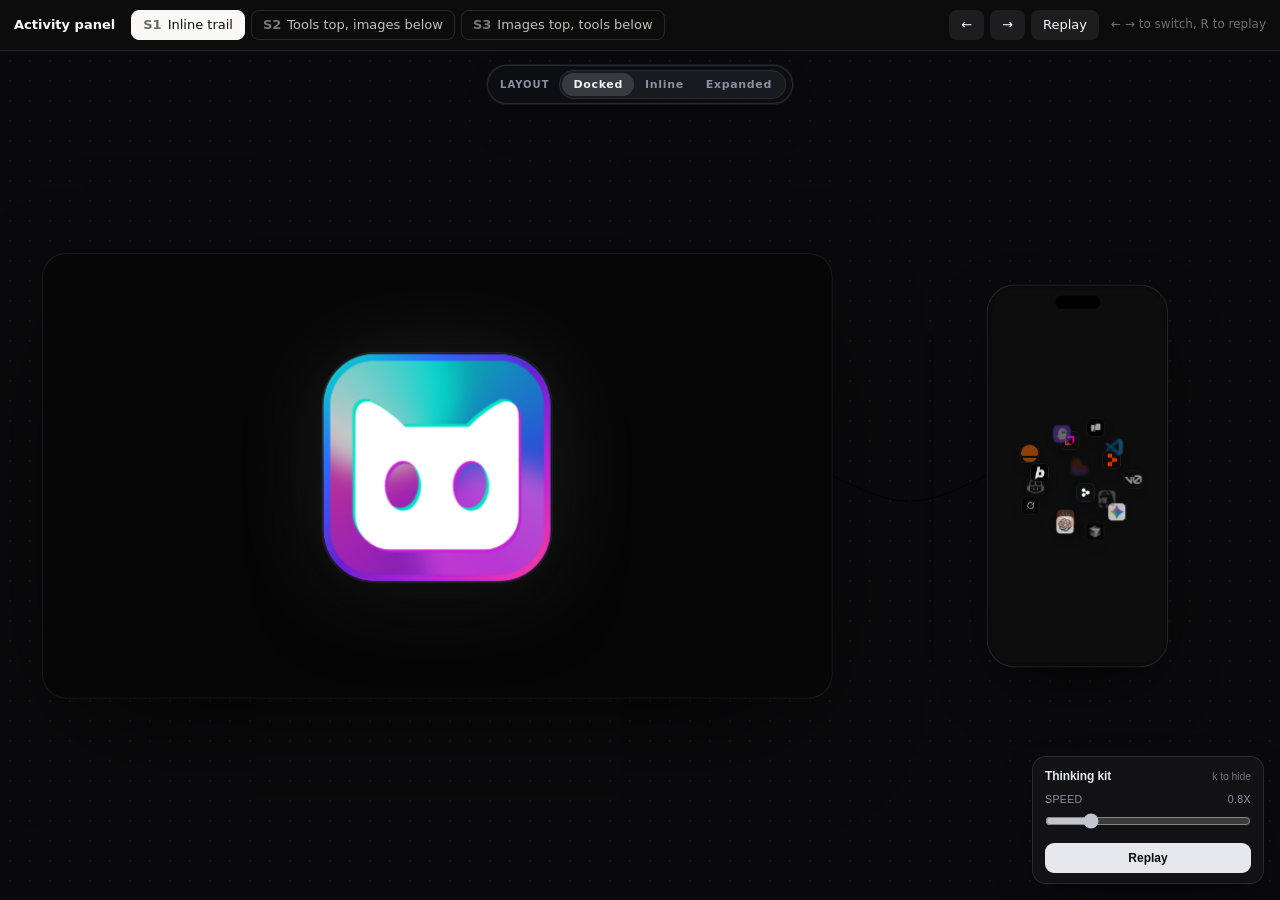
<file: activity-variants.a2941ab4.html>
<!doctype html>
<html lang="en">
<head>
<meta charset="utf-8" />
<meta name="viewport" content="width=device-width, initial-scale=1" />
<title>Activity panel variants</title>
<style>
  :root { color-scheme: dark; }
  * { box-sizing: border-box; }
  body { margin: 0; height: 100vh; display: flex; flex-direction: column; background: #050505; color: #FAF9F5; font: 13px/1.3 "SF Pro Text", "Inter", system-ui, sans-serif; }
  .bar { display: flex; align-items: center; gap: 6px; padding: 10px 14px; border-bottom: 1px solid rgba(255, 255, 255, .1); background: #0c0c0d; flex-wrap: wrap; }
  .bar h1 { margin: 0 10px 0 0; font-size: 13px; font-weight: 600; }
  .v { display: inline-flex; align-items: center; gap: 6px; height: 30px; padding: 0 11px; border: 1px solid rgba(255, 255, 255, .12); border-radius: 8px; background: transparent; color: #C2C0B6; font: inherit; cursor: pointer; transition: background .15s, color .15s, border-color .15s; }
  .v:hover { background: rgba(255, 255, 255, .06); color: #FAF9F5; }
  .v:focus-visible, .ctl:focus-visible { outline: 2px solid #8fb3ff; outline-offset: 2px; }
  .v[aria-pressed="true"] { background: #FAF9F5; color: #0c0c0d; border-color: #FAF9F5; }
  .v b { font-variant-numeric: tabular-nums; opacity: .6; font-weight: 600; }
  .sp { flex: 1; }
  #list { display: flex; flex-wrap: wrap; gap: 6px; align-items: center; }
  .fam { margin: 0 2px 0 8px; font-size: 11px; font-weight: 600; letter-spacing: .04em; text-transform: uppercase; color: #6f6d68; }
  .ctl { height: 30px; padding: 0 12px; border: 0; border-radius: 8px; background: #1d1d20; color: #FAF9F5; font: inherit; cursor: pointer; }
  .ctl:hover { background: #2a2a2e; }
  .hint { color: #6f6d68; font-size: 12px; margin-left: 6px; }
  iframe { flex: 1; width: 100%; border: 0; background: #000; }
</style>
</head>
<body>
<div class="bar" role="toolbar" aria-label="Variants">
  <h1>Activity panel</h1>
  <span id="list"></span>
  <span class="sp"></span>
  <button class="ctl" id="prev" type="button" aria-label="Previous variant">←</button>
  <button class="ctl" id="next" type="button" aria-label="Next variant">→</button>
  <button class="ctl" id="replay" type="button">Replay</button>
  <span class="hint">← → to switch, R to replay</span>
</div>
<iframe id="stage" title="superbot hero with Activity panel"></iframe>
<script>
  const LIST = [["s1", "Inline trail"], ["s2", "Tools top, images below"], ["s3", "Images top, tools below"]];
  const list = document.getElementById("list");
  const stage = document.getElementById("stage");
  // t skips most of the intro so the demo reaches the ask quickly
  const SKIP = "&t=3600";
  const start = LIST.findIndex(([id]) => id === new URLSearchParams(location.search).get("v"));
  let cur = start < 0 ? 0 : start;
  const btns = LIST.map(([id, n], i) => {
    const b = document.createElement("button");
    b.className = "v"; b.type = "button";
    b.innerHTML = `<b>${id.toUpperCase()}</b>${n}`;
    b.addEventListener("click", () => show(i));
    list.append(b);
    return b;
  });
  function show(i) {
    cur = (i + LIST.length) % LIST.length;
    btns.forEach((b, k) => b.setAttribute("aria-pressed", String(k === cur)));
    stage.src = `activity.a2941ab4.html?v=${LIST[cur][0]}${SKIP}&r=${Date.now()}`;
    history.replaceState(null, "", `?v=${LIST[cur][0]}`);
  }
  document.getElementById("prev").onclick = () => show(cur - 1);
  document.getElementById("next").onclick = () => show(cur + 1);
  document.getElementById("replay").onclick = () => show(cur);
  addEventListener("keydown", (e) => {
    if (e.key === "ArrowRight") show(cur + 1);
    else if (e.key === "ArrowLeft") show(cur - 1);
    else if (e.key === "r") show(cur);
  });
  show(cur);
</script>
</body>
</html>
</file>
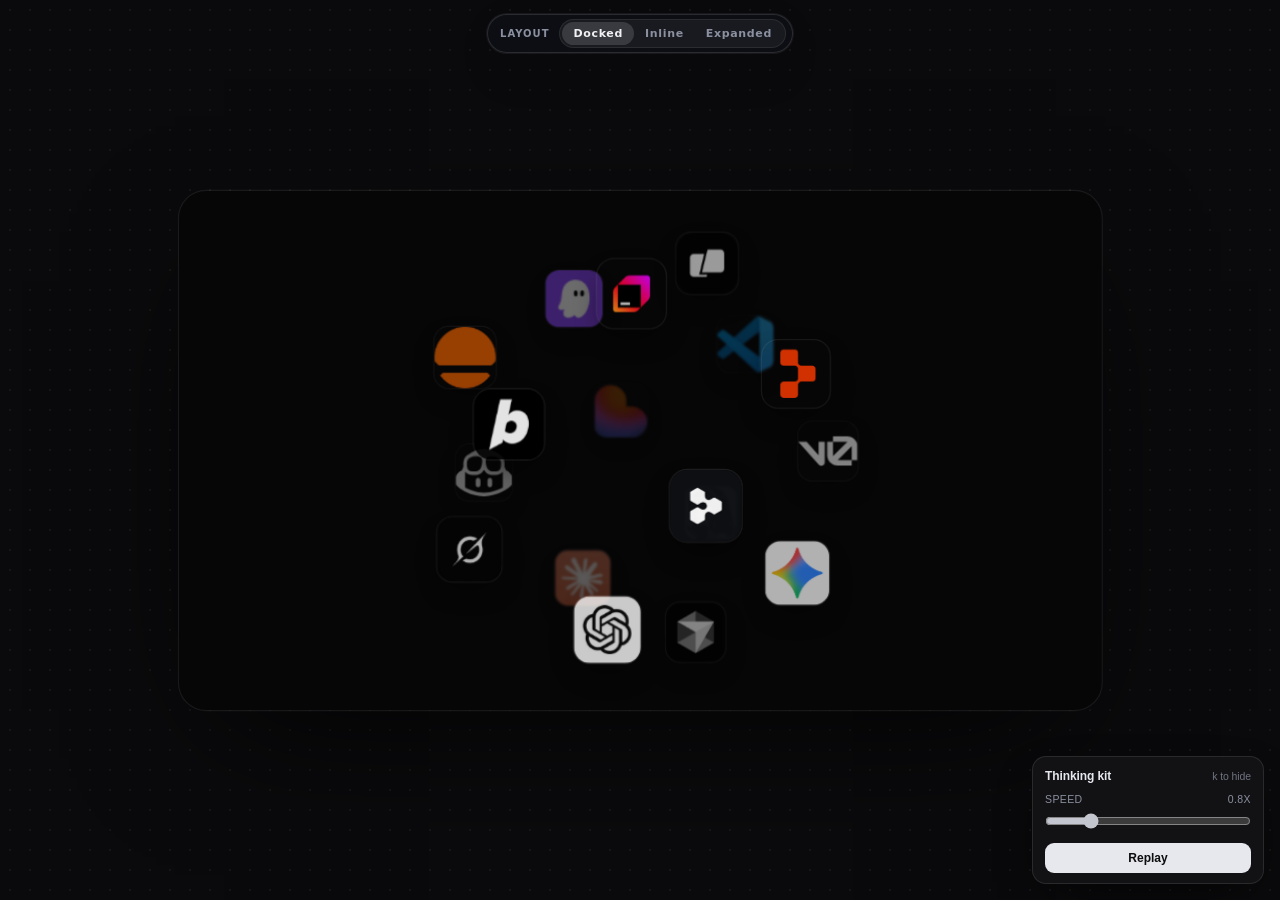
<file: activity.a2941ab4.html>
<!doctype html>
<html lang="en">
<head>
<meta charset="utf-8" />
<meta name="viewport" content="width=device-width, initial-scale=1" />
<title>Sphere Collapse — Rainbow Bench</title>
<style>
/* Monochrome shell; the animation owns the screen. (Finisher picker removed
   2026-09-06 — the flip finisher is the only one; click the card to replay.) */

* { box-sizing: border-box; }

html, body { height: 100%; }

body {
  margin: 0;
  overflow: hidden;
  font-family: "SF Pro Text", "Inter", system-ui, sans-serif;
  color: #f2f2f5;
  background:
    radial-gradient(rgba(255, 255, 255, 0.05) 1.2px, transparent 1.4px) 0 0 / 20px 20px,
    #0a0a0c;
}

.app { display: flex; height: 100vh; justify-content: center; }

.anim-area {
  /* sized (112vh — trimmed from 127.5vh 2026-09-07 to make room for the phone
     frame to the right) so the 2:1 fit still fills the height, and .app
     centering keeps it dead-center in the viewport */
  flex: 0 1 auto;
  width: 112vh;
  position: relative;
  display: grid;
  place-items: center;
  min-width: 0;
}

/* fixed 460px coordinate space, scaled to fit the area */
.stage-holder { position: relative; }

.stage {
  position: relative;
  width: 816px; /* 16:9 card — the 460px choreography space rides the center column */
  height: 459px;
  overflow: hidden;
  border-radius: 24px;
  background: #060607;
  box-shadow: 0 0 0 1px rgba(255, 255, 255, 0.07), 0 40px 120px -40px rgba(0, 0, 0, 0.9);
  transform-origin: center;
}

.globe {
  position: absolute;
  left: 178px; /* center the 460px spin space in the 16:9 card */
  width: 460px;
  top: 0;
  bottom: 0;
  transform-style: preserve-3d;
  perspective: 1100px;
}

/* afterglow lockup — full-stage wrapper OUTSIDE #globe that the resting logo
   lives in; #bloom is reparented into it at afterglow start (zero-jump: its
   left/top:50% + margin:-125px resolve identically against an inset:0 box) */
.lockup {
  position: absolute;
  left: 178px; /* same 460px center column as #globe — keeps the zero-jump reparent */
  width: 460px;
  top: 0;
  bottom: 0;
  pointer-events: none;
  z-index: 22; /* fixed stacking order: rail + pill above the #claude-ui panel (z-20) */
}

/* crew tiles bloom from nothing — base opacity 0 covers the gap between
   appendChild and the first frame of each staggered animation */
.lockup .crew-tile { opacity: 0; }

/* the + add-app tile — Discord's rail-bottom button */
.plus-tile { background: #2e3035; display: flex; align-items: center; justify-content: center; }
.plus-tile svg { width: 18px; height: 18px; stroke: #f2f2f5; fill: none; stroke-width: 1.6; stroke-linecap: round; }
/* Gemini rail tile uses hero-assets/gemini-app-icon.png — the official app
   icon (Google Play listing icon, white ground + gradient spark), full-bleed
   like the other crew tiles, so no special-case CSS is needed. */

/* Discord's gap + separator line between the home button and the servers */
.rail-sep { position: absolute; left: 207px; top: 91px; width: 32px; height: 2px; border-radius: 1px; background: rgba(255, 255, 255, 0.16); opacity: 0; pointer-events: none; }

/* the server-tile column is a scroll container: 40px tiles stack 44px apart
   and additions from the + popup bloom in above the + tile — when the stack
   outgrows the stage the rail scrolls (scrollbar hidden, Discord-style: the
   wheel does the work). Left 194 puts the pill at left 0, 4px clear of the
   tiles at left 9. */
.rail-scroll {
  position: absolute;
  left: 194px;
  top: 101px;
  width: 49px;
  height: 348px;
  overflow-y: auto;
  overscroll-behavior: contain;
  scrollbar-width: none;
}
.rail-scroll::-webkit-scrollbar { display: none; }

/* the Claude frontend — docks to the right of the icon rail, like the
   Discord layout (rail left, chat panel right); 28px clear of the buttons */
/* 1:1 Claude clone (claude.ai dark theme), designed at 1056×616 and scaled
   0.667 to fit the 560px thread column. Colors sampled from the live app:
   main #262624, sidebar #1F1E1D, surfaces #302F2E, accent terracotta
   #d97757 (submit/voice), user bubble #302F2E. Typography: Georgia serif,
   exactly as claude.ai renders assistant prose.
   House additions on top of the 1:1 base (not shipped by the real product):
   the "View Context" row in each clone sidebar and the hero's Recents
   content. */
.claude-ui {
  position: absolute;
  /* the 1056×616 box is scaled 0.667 about its OWN center; the box is offset
     so that center lands on the docked rect's center — visual result:
     704.352×410.872 at (88,24), rail ends at x=54 (14 + 40). Center pivot =
     the panel blooms in from its own middle (Discord-style), not top-left. */
  left: -87.824px;  /* docked center x 440.176 = 88 + 704.352/2; 440.176 - 528 */
  top: -78.564px;   /* docked center y 229.436 = 24 + 410.872/2; 229.436 - 308 */
  width: 1056px;
  height: 616px;
  opacity: 0;
  pointer-events: none;
  z-index: 20;
  transform-origin: center;
  background: #262624;
  border-radius: 24px;
  color: #FAF9F5;
  display: flex;
  overflow: hidden;
  font-family: "SF Pro Text", "Inter", system-ui, sans-serif;
}
.claude-ui svg { display: block; }
.cl-ic { width: 12px; height: 12px; stroke: currentColor; fill: none; stroke-width: 1.3; stroke-linecap: round; stroke-linejoin: round; flex-shrink: 0; }
/* sidebar — 210px, darkest surface, hairline right border (referent layout) */
.cl-side {
  width: 210px;
  flex-shrink: 0;
  height: 100%;
  background: #1F1E1D;
  border-right: 1px solid rgba(255, 255, 255, 0.06);
  overflow: hidden;
  padding: 16px 10px 10px;
  box-sizing: border-box;
  display: flex;
  flex-direction: column;
  min-height: 0;
  text-align: left;
}
/* brand row: Georgia wordmark left; magnifier + panel-toggle right */
.cl-brandrow { display: flex; align-items: center; justify-content: space-between; padding: 0 2px 0 6px; }
.cl-word { font: 700 15px Georgia, "Times New Roman", serif; color: #FAF9F5; }
.cl-brandicons { display: inline-flex; align-items: center; gap: 8px; color: #8a8a85; }
.cl-brandicons .cl-ic { width: 10px; height: 10px; }
/* new chat row: pencil-square + label, comfortable padding, full-row hover */
.cl-new { display: flex; align-items: center; gap: 9px; border-radius: 8px; padding: 8px; margin-top: 14px; font-size: 12px; color: #FAF9F5; }
.cl-new .cl-ic { width: 11px; height: 11px; }
.cl-new:hover { background: rgba(255, 255, 255, 0.05); }
/* section header row: "Recents" label + chevron after, left; compose + kebab right */
.cl-sec { display: flex; align-items: center; gap: 3px; color: #97958D; font-size: 10px; margin: 16px 4px 6px; }
.cl-sec > .cl-ic { width: 9px; height: 9px; }
.cl-secright { margin-left: auto; display: inline-flex; align-items: center; gap: 8px; color: #7d7b76; }
.cl-secright .cl-ic { width: 9px; height: 9px; }
/* chat list: 12px, ~26px rows; first item is the active pill */
.cl-item { display: flex; align-items: center; gap: 6px; color: #C2C0B6; font-size: 12px; letter-spacing: -0.1px; padding: 0 8px; height: 26px; box-sizing: border-box; border-radius: 999px; white-space: nowrap; overflow: hidden; }
.cl-txt { flex: 1; overflow: hidden; text-overflow: ellipsis; }
.cl-item.cl-on { background: #2d2d2d; }


/* main column — thread top-aligned, composer pinned to the bottom */
.cl-main { flex: 1; position: relative; display: flex; flex-direction: column; align-items: center; min-height: 0; min-width: 0; }
.cl-thread { display: flex; flex-direction: column; align-items: stretch; width: 560px; max-width: calc(100% - 48px); margin-top: 28px; text-align: left; box-sizing: border-box; }
.cl-bub {
  align-self: flex-end;
  background: #302F2E; border-radius: 12px;
  padding: 10px 12px 10px 10px; color: #FAF9F5; font-size: 15px; line-height: 20px;
  max-width: min(85%, 75ch);
}
/* assistant reply: claude.ai renders prose flat on the surface — NO card,
   just serif text with a ghost action row below */
.cl-block {
  margin-top: 14px;
  background: transparent; border-radius: 0;
  padding: 0;
  text-align: left;
}
.cl-reply { font: 400 15px Georgia, "Times New Roman", serif; color: #FAF9F5; line-height: 1.55; }
.cl-actions { display: flex; align-items: center; gap: 20px; margin-top: 16px; color: #97958D; }
.cl-actions .cl-ic { width: 12px; height: 12px; }

/* composer: rounded-rectangle input card with hairline border (claude.ai
   uses a soft rectangle, NOT a full pill), margin-bottom ≈ 18px */
.claude-ui .cu-input {
  margin-top: auto;
  margin-bottom: 18px;
  width: 560px;
  max-width: calc(100% - 48px);
  height: 46px;
  background: #302F2E;
  border: 1px solid rgba(255, 255, 255, 0.10);
  border-radius: 16px;
  padding: 0 8px 0 14px;
  box-sizing: border-box;
  display: flex;
  align-items: center;
  gap: 10px;
  text-align: left;
  flex-shrink: 0;
}
.claude-ui .cu-plus { color: #8a8a85; display: inline-flex; flex-shrink: 0; }
.claude-ui .cu-plus .cl-ic { width: 14px; height: 14px; }
.claude-ui .cu-ph { color: #97958D; font-size: 13px; flex: 1; overflow: hidden; white-space: nowrap; text-overflow: ellipsis; }
.claude-ui .cu-mode { display: inline-flex; align-items: center; gap: 4px; font-size: 12px; color: #8a8a85; white-space: nowrap; }
.claude-ui .cu-mode .cl-ic { width: 10px; height: 10px; }
.claude-ui .cu-mic { color: #8a8a85; display: inline-flex; }
.claude-ui .cu-mic .cl-ic { width: 12px; height: 12px; }

/* bloom-ui — the rainbow mascot's own chat. The skeleton mirrors the Claude
   panel's GEOMETRY (same .claude-ui box: 210px sidebar, 560px thread column,
   26px list rows, bottom-pinned composer zone, Georgia serif reply, 12px
   glyphs) — not a full 1:1 claim: gg is the house mascot panel with its own
   theme, not a clone of any product frontend. The
   theme is the mascot's silver edges + rainbow accents, and the
   composer is the classic-soft variant of the rainbow-border-demo composer
   (CSS copied verbatim, scoped under #bloom-ui). */
/* black shell (2026-09-07, re-blacked later the same day): bg #0d0d0d /
   sidebar #0a0a0a / surfaces #1a1a1c — matched to the mobile app's black
   (no blue cast); text stays #e6e8ee */
#bloom-ui { background: #0d0d0d; color: #e6e8ee; }
.bcs-side {
  width: 210px;
  flex-shrink: 0;
  height: 100%;
  background: #0a0a0a;
  border-right: 1px solid rgba(255, 255, 255, 0.14);
  overflow: hidden;
  padding: 16px 10px 10px;
  box-sizing: border-box;
  display: flex;
  flex-direction: column;
  min-height: 0;
  text-align: left;
}
/* brand row: the superbot storm tile (hero-assets/superbot-tile.svg, the
   xdxdxd.dsh.sh selected-rail icon) + plain superbot wordmark left (light text
   on the dark sidebar — no tile, no ring, no app-icon dressing); magnifier +
   panel-toggle right (same 2 glyphs as .cl-brandicons) */
.bcs-brandrow { display: flex; align-items: center; gap: 8px; padding: 0 2px 0 6px; }
.bcs-logo { width: 26px; height: 26px; flex-shrink: 0; }
.bcs-logo img { width: 100%; height: 100%; display: block; pointer-events: none; user-select: none; }
.bcs-word {
  font: 700 13px -apple-system, BlinkMacSystemFont, "Segoe UI", Roboto, Helvetica, Arial, sans-serif;
  color: #e6e8ee;
}
/* '.gg' — a static purple → blue ramp clipped to the glyphs (2026-09-12,
   user: "make this just a purple and blue gradient, not moving"). The two
   stops are xdxdxd.dsh.sh's --storm-2 #6a1fd8 and --storm-1 #2b6bff; no
   animation, no hue-rotate. */
.bcs-word em {
  font-style: normal;
  background: linear-gradient(90deg, #6a1fd8, #2b6bff);
  -webkit-background-clip: text;
  background-clip: text;
  color: transparent;
}
.bcs-brandicons { margin-left: auto; display: inline-flex; align-items: center; gap: 8px; color: #9aa0ad; }
.bcs-brandicons .cl-ic { width: 10px; height: 10px; }
.bcs-new { display: flex; align-items: center; gap: 9px; border-radius: 8px; padding: 8px; margin-top: 14px; font-size: 12px; color: #e6e8ee; }
.bcs-new .cl-ic { width: 11px; height: 11px; }
.bcs-new:hover { background: rgba(255, 255, 255, 0.05); }
.bcs-sec { display: flex; align-items: center; gap: 3px; color: #8b90a0; font-size: 10px; margin: 16px 4px 6px; }
.bcs-sec .cl-ic { width: 9px; height: 9px; }
.bcs-item { display: flex; align-items: center; gap: 6px; color: #c9ccd4; font-size: 12px; letter-spacing: -0.1px; padding: 0 8px; height: 26px; box-sizing: border-box; border-radius: 999px; white-space: nowrap; overflow: hidden; }
.bcs-txt { flex: 1; overflow: hidden; text-overflow: ellipsis; }
.bcs-item.bcs-on { background: rgba(255, 255, 255, 0.08); }

/* main column — thread top-aligned, composer pinned to the bottom (same
   geometry as .cl-main / .cl-thread) */
.bcs-main { flex: 1; position: relative; display: flex; flex-direction: column; align-items: center; min-height: 0; min-width: 0; }
.bcs-thread { display: flex; flex-direction: column; align-items: stretch; width: 560px; max-width: calc(100% - 48px); margin-top: 28px; text-align: left; box-sizing: border-box; flex: 0 1 auto; min-height: 0; overflow-y: auto; padding-bottom: 14px; scrollbar-width: none; } /* the scroll region: a long exchange scrolls above the pinned composer instead of running into it (2026-09-12) */
.bcs-thread::-webkit-scrollbar { display: none; }
.bcs-thread > * { flex-shrink: 0; } /* the thread scrolls; its items never compact when the composer grows under it (user, 2026-09-16: the file card was being squashed) */
.bcs-bub {
  align-self: flex-end;
  background: #1a1a1c; border-radius: 12px;
  padding: 10px 12px 10px 10px; color: #e6e8ee; font-size: 15px; line-height: 20px;
  max-width: min(85%, 75ch);
}
.bcs-block { margin-top: 14px; background: transparent; border-radius: 0; padding: 0; text-align: left; }
.bcs-reply { font: 500 15px -apple-system, BlinkMacSystemFont, "Segoe UI", Roboto, Helvetica, Arial, sans-serif; color: #e6e8ee; line-height: 1.55; } /* same stack as the superbot wordmark, one step below its 700 weight */
.bcs-actions { display: flex; align-items: center; gap: 20px; margin-top: 16px; color: #8b90a0; }
.bcs-actions .cl-ic { width: 12px; height: 12px; }

/* composer: a single-line bar (Claude-style composer pill) wearing the
   storm ring — the conic border-box/padding-box trick and both bloom
   layers are the demo's, but the palette is the storm wheel (blue → purple →
   magenta → pink → blue; every blend between neighboring storm stops, the
   pink→blue seam lands on purple), dim at rest (saturate/brightness on the
   wrapper) and woken by :focus-within. The wake filter lives on .bc-softwrap (the wrapper),
   NEVER on the composer itself — a filter there would re-create the
   stacking-context wash and pull the negative-z bloom layers above the box. */
.bc-softwrap {
  margin-top: auto;
  margin-bottom: 18px;
  width: 560px;
  max-width: calc(100% - 48px);
  flex-shrink: 0;
  filter: saturate(0.35) brightness(0.6);
  transition: filter 450ms ease;
}
.bc-softwrap:focus-within, .bc-softwrap._awake, .bc-softwrap._super { filter: none; } /* ._awake: the composer stays lit while the thinking tab rides on it (2026-09-12); ._super: and while the SUPER frame is open, so a click on one of its labels never washes it grey (2026-09-16) */
.bc-softwrap .composer {
  --surface: #1a1a1c;
  --radius: 16px;
  --speed: 3.5s;
  --rainbow: conic-gradient(from var(--angle),
    #2b6bff, #6a1fd8, #c026d3, #ff3d9a, #2b6bff);
  position: relative;
  min-height: 46px; /* the bar grows when the thinking row opens inside it (2026-09-12) */
  border-radius: var(--radius);
  background:
    linear-gradient(var(--surface), var(--surface)) padding-box,
    var(--rainbow) border-box;
  border: 1px solid transparent;
  padding: 0;
  display: flex;
  flex-direction: column;
  align-items: stretch;
  animation: spin var(--speed) linear infinite;
  box-sizing: border-box;
}
/* the input row: the bar's original 46px flex row, now the bottom row */
.bc-softwrap .composer-main { height: 44px; padding: 0 8px 0 14px; display: flex; align-items: center; gap: 10px; }
/* Bloom layers: hug the border, sit behind the box */
.bc-softwrap .composer::before,
.bc-softwrap .composer::after {
  content: "";
  position: absolute;
  inset: -3px;
  border-radius: var(--radius);
  background: var(--rainbow);
  z-index: -1;
}
/* bloom opacities are 30% of the demo's 0.6 / 0.35 (2026-09-12, user: "make the glow 70% less here") */
.bc-softwrap .composer::before { filter: blur(16px); opacity: 0.18; animation: spin var(--speed) linear infinite; }
.bc-softwrap .composer::after { inset: -10px; border-radius: calc(var(--radius) + 8px); filter: blur(40px); opacity: 0.105; animation: spin var(--speed) linear infinite; }
.bc-plus { color: #8b90a0; display: inline-flex; flex-shrink: 0; }
.bc-plus .cl-ic { width: 14px; height: 14px; }
.bc-ph { flex: 1; color: #8b90a0; font-size: 13px; overflow: hidden; white-space: nowrap; text-overflow: ellipsis; }
.bc-mic { color: #8b90a0; display: inline-flex; flex-shrink: 0; }
.bc-mic .cl-ic { width: 12px; height: 12px; }

/* platform selector chip — the .cu-mode slot of the Claude composer */
.bc-plat {
  display: inline-flex; align-items: center; gap: 4px;
  font-size: 12px; color: #8b90a0; white-space: nowrap;
  background: none; border: none; padding: 0;
  font-family: inherit; cursor: pointer;
}
.bc-plat:hover { color: #e6e8ee; }
.bc-plat .cl-ic { width: 10px; height: 10px; }

/* the SUPER chip (user, 2026-09-16): left of Platforms, a status dot to its
   right. Grey while super is off; on, the label and the dot take the mascot
   icon's teal → blue → purple sweep and the dot glows. A click opens the
   settings frame above it (the ON / OFF segment in the frame is what lights
   the chip). The gradient label is a ::after overlay that fades in over the
   grey one, so the switch is a crossfade, never a snap. */
.bc-superwrap {
  position: relative; display: inline-flex; flex-shrink: 0;
  --super-grad: linear-gradient(135deg, #3fd6d0 0%, #4f7bff 48%, #c45cff 100%);
  --super-ease: cubic-bezier(0.32, 0.72, 0, 1); /* the thinking rows' fold curve: one easing for every move in here */
}
.bc-super {
  display: inline-flex; align-items: center; gap: 6px;
  font-size: 11px; font-weight: 600; letter-spacing: 0.08em; line-height: 1;
  color: #8b90a0; white-space: nowrap;
  background: none; border: none; padding: 0;
  font-family: inherit; cursor: pointer; flex-shrink: 0;
  transition: color 260ms ease;
}
.bc-super:hover { color: #e6e8ee; }
.bc-super-lab { position: relative; display: inline-block; }
.bc-super-lab::after {
  content: attr(data-text);
  position: absolute; inset: 0;
  background: var(--super-grad);
  -webkit-background-clip: text; background-clip: text; color: transparent;
  opacity: 0;
  transition: opacity 260ms var(--super-ease);
}
.bc-super[aria-pressed="true"] { color: transparent; }
.bc-super[aria-pressed="true"]:hover { color: transparent; }
.bc-super[aria-pressed="true"] .bc-super-lab::after { opacity: 1; }
.bc-super-dot {
  width: 6px; height: 6px; border-radius: 50%;
  background: #5c6070; flex-shrink: 0;
  transition: background 260ms ease, box-shadow 260ms ease, transform 260ms var(--super-ease);
}
.bc-super[aria-pressed="true"] .bc-super-dot {
  background: var(--super-grad);
  box-shadow: 0 0 6px rgba(120, 100, 255, 0.85), 0 0 12px rgba(196, 92, 255, 0.45);
  transform: scale(1.15);
}

/* the settings frame: the Platforms popover's shell (colour, hairline,
   shadow) centred directly above the chip. Open is a height reveal anchored
   at the bottom edge: the box is a grid track easing 0fr → 1fr (a clip, so
   the type inside never squashes) and, because the frame hangs from
   `bottom`, it grows upward; the head and each row fade in and slide up into
   place on a short stagger. Close runs the reverse, faster, and visibility
   waits for it so nothing snaps away (user, 2026-09-16: "anchor at the
   bottom, content not squashed, fade and slide in while it scales up"). */
.bc-superpop {
  position: absolute;
  bottom: calc(100% + 12px);
  left: 50%;
  width: 288px;
  background: #0e1015;
  border: 1px solid rgba(255, 255, 255, 0.14);
  border-radius: 14px;
  box-shadow: 0 0 0 1px rgba(255, 255, 255, 0.09), 0 30px 90px -20px rgba(0, 0, 0, 0.95);
  box-sizing: border-box;
  z-index: 7;
  transform: translateX(-50%); /* centring only; never animated */
  display: grid;
  grid-template-rows: 0fr;
  opacity: 0;
  visibility: hidden;
  transition: grid-template-rows 220ms ease-in, opacity 180ms ease-in 40ms, visibility 0s 220ms;
}
.bc-superpop._on {
  grid-template-rows: 1fr;
  opacity: 1;
  visibility: visible;
  transition: grid-template-rows 360ms var(--super-ease), opacity 200ms ease-out, visibility 0s;
}
.bc-superclip { overflow: hidden; min-height: 0; border-radius: inherit; }
.bc-supercontent { padding: 10px; }
/* the head and every row: hidden a little below their seat, then each fades
   up into place, 45ms after the one before, once the box has started to open */
.bc-superhead, .bc-superrow {
  opacity: 0;
  transform: translateY(10px);
  transition: opacity 140ms ease-in, transform 160ms ease-in;
}
.bc-superpop._on .bc-superhead, .bc-superpop._on .bc-superrow {
  opacity: 1;
  transform: none;
  transition: opacity 260ms ease-out calc(70ms + var(--i, 0) * 45ms), transform 420ms var(--super-ease) calc(70ms + var(--i, 0) * 45ms);
}
.bc-superhead { display: flex; align-items: center; justify-content: space-between; padding: 2px 4px 10px; }
.bc-supertitle { font-size: 11px; font-weight: 700; letter-spacing: 0.1em; color: #e6e8ee; display: inline-flex; align-items: center; gap: 6px; }
.bc-supertitle .bc-super-dot { transition: background 260ms ease, box-shadow 260ms ease; }
.bc-superpop._lit .bc-supertitle .bc-super-dot { background: var(--super-grad); box-shadow: 0 0 6px rgba(120, 100, 255, 0.85); }
/* the body dims while super is off (still clickable): the settings read as parked */
.bc-superbody { transition: opacity 260ms ease; }
.bc-superpop:not(._lit) .bc-superbody { opacity: 0.55; }

/* segmented control: a pill with a sliding thumb (ON / OFF, the worker count) */
.bc-superseg {
  position: relative; display: inline-flex; flex-shrink: 0;
  background: rgba(255, 255, 255, 0.06);
  border: 1px solid rgba(255, 255, 255, 0.08);
  border-radius: 999px; padding: 2px;
}
.bc-superseg button {
  position: relative; z-index: 1;
  background: none; border: none; padding: 5px 10px;
  font-family: inherit; font-size: 11px; font-weight: 600; line-height: 1; letter-spacing: 0.06em;
  color: #8b90a0; cursor: pointer; border-radius: 999px;
  transition: color 220ms ease;
}
.bc-superseg button:hover { color: #c9ccd6; }
.bc-superseg button[aria-checked="true"] { color: #f2f2f5; }
.bc-superseg-thumb {
  position: absolute; top: 2px; left: 0; height: calc(100% - 4px);
  border-radius: 999px;
  background: rgba(255, 255, 255, 0.14);
  transition: transform 240ms var(--super-ease), width 240ms var(--super-ease), background 240ms ease, box-shadow 240ms ease;
}
.bc-superseg._lit .bc-superseg-thumb { background: var(--super-grad); box-shadow: 0 0 10px rgba(120, 100, 255, 0.45); }

/* the WORKERS stepper: − count + in a pill, an Auto chip beside it that takes
   the gradient when on and dims the stepper */
.bc-superstep-wrap { display: inline-flex; align-items: center; gap: 6px; }
.bc-superstep {
  display: inline-flex; align-items: center; gap: 2px;
  background: rgba(255, 255, 255, 0.06);
  border: 1px solid rgba(255, 255, 255, 0.08);
  border-radius: 999px; padding: 2px;
  transition: opacity 220ms ease;
}
.bc-superstep._dim { opacity: 0.45; }
.bc-superstep button {
  width: 22px; height: 22px; border: none; border-radius: 999px;
  background: none; color: #c9ccd6;
  font-family: inherit; font-size: 14px; font-weight: 600; line-height: 1;
  display: grid; place-items: center; cursor: pointer;
  transition: background 160ms ease, color 160ms ease;
}
.bc-superstep button:hover:not(:disabled) { background: rgba(255, 255, 255, 0.1); color: #fff; }
.bc-superstep button:disabled { opacity: 0.35; cursor: default; }
.bc-superstep-val {
  min-width: 18px; text-align: center; display: inline-block;
  font-size: 12px; font-weight: 600; color: #f2f2f5; font-variant-numeric: tabular-nums;
  transition: transform 220ms var(--super-ease), opacity 160ms ease;
}
.bc-superstep-val._bump { transform: translateY(-5px); opacity: 0; transition: none; }
.bc-superauto {
  border: 1px solid rgba(255, 255, 255, 0.08); background: rgba(255, 255, 255, 0.06);
  color: #8b90a0; border-radius: 999px; padding: 6px 10px;
  font-family: inherit; font-size: 11px; font-weight: 600; line-height: 1; letter-spacing: 0.06em;
  cursor: pointer;
  transition: color 220ms ease, background 240ms ease, box-shadow 240ms ease, border-color 240ms ease;
}
.bc-superauto:hover { color: #c9ccd6; }
.bc-superauto[aria-pressed="true"] { color: #f2f2f5; background: var(--super-grad); border-color: transparent; box-shadow: 0 0 10px rgba(120, 100, 255, 0.35); }

/* rows: a small-caps label, then the control */
.bc-superrow { border-top: 1px solid rgba(255, 255, 255, 0.07); }
.bc-superrow._inline { display: flex; align-items: center; justify-content: space-between; padding: 9px 4px 7px; }
.bc-superlab { font-size: 10px; font-weight: 700; letter-spacing: 0.1em; color: #8b90a0; padding: 9px 4px 4px; }
.bc-superrow._inline .bc-superlab { padding: 0; }

/* a model picker: the current pick, chevron; the options fold open under it */
.bc-superpick {
  display: flex; align-items: center; gap: 10px;
  width: 100%; box-sizing: border-box;
  padding: 6px 6px; border: none; border-radius: 9px;
  background: none; color: #e6e8ee; font-size: 13px;
  font-family: inherit; text-align: left; cursor: pointer;
  transition: background 160ms ease;
}
.bc-superpick:hover { background: rgba(255, 255, 255, 0.07); }
.bc-superpick img, .bc-superopt img {
  width: 22px; height: 22px; flex-shrink: 0;
  border-radius: 24%; object-fit: cover;
  box-shadow: 0 0 0 1px rgba(255, 255, 255, 0.1);
}
.bc-supername { flex: 1; min-width: 0; display: flex; flex-direction: column; gap: 2px; line-height: 1.1; }
.bc-supername small { font-size: 11px; color: #8b90a0; }
.bc-superpick .cl-ic { width: 10px; height: 10px; color: #8b90a0; transition: transform 240ms var(--super-ease); }
.bc-superpick[aria-expanded="true"] .cl-ic { transform: rotate(180deg); }
.bc-superlist { display: grid; grid-template-rows: 0fr; transition: grid-template-rows 280ms var(--super-ease); }
.bc-superlist._open { grid-template-rows: 1fr; }
.bc-superlist > div { overflow: hidden; min-height: 0; }
/* the options: a compact two-column grid of tiles (icon, name, model), four
   rows for eight models instead of a column of eight (user, 2026-09-16:
   "cleaner and more compact"); the picked tile carries a hairline and a dot */
.bc-superlist > div > div { display: grid; grid-template-columns: 1fr 1fr; gap: 4px; padding: 2px 0 8px; }
.bc-superopt {
  display: flex; align-items: center; gap: 7px;
  width: 100%; min-width: 0; box-sizing: border-box;
  padding: 5px 7px 5px 6px;
  border: 1px solid transparent; border-radius: 8px;
  background: rgba(255, 255, 255, 0.03); color: #c9ccd6; font-size: 12px;
  font-family: inherit; text-align: left; cursor: pointer;
  opacity: 0; transform: translateY(-4px);
  transition: background 160ms ease, border-color 160ms ease, color 160ms ease, opacity 220ms ease, transform 280ms var(--super-ease);
}
.bc-superopt img { width: 18px; height: 18px; }
.bc-superopt .bc-supername { gap: 1px; }
.bc-superopt .bc-supername > span { font-size: 12px; white-space: nowrap; overflow: hidden; text-overflow: ellipsis; }
.bc-superopt .bc-supername small { font-size: 10px; white-space: nowrap; overflow: hidden; text-overflow: ellipsis; }
.bc-superlist._open .bc-superopt { opacity: 1; transform: none; }
.bc-superopt:hover { background: rgba(255, 255, 255, 0.08); color: #f2f2f5; }
.bc-superopt[aria-selected="true"] { color: #f2f2f5; background: rgba(255, 255, 255, 0.06); border-color: rgba(255, 255, 255, 0.12); }
.bc-superopt .bc-supercheck { width: 5px; height: 5px; border-radius: 50%; background: transparent; flex-shrink: 0; margin-left: auto; transition: background 200ms ease, box-shadow 200ms ease; }
.bc-superopt[aria-selected="true"] .bc-supercheck { background: var(--super-grad); box-shadow: 0 0 6px rgba(120, 100, 255, 0.7); }

/* the REVIEW switch: knob slides, track takes the gradient */
.bc-superswitch {
  position: relative; width: 34px; height: 20px; flex-shrink: 0;
  border-radius: 999px; border: none; padding: 0; cursor: pointer;
  background: rgba(255, 255, 255, 0.12);
  transition: background 240ms ease, box-shadow 240ms ease;
}
.bc-superswitch::after {
  content: ""; position: absolute; top: 2px; left: 2px;
  width: 16px; height: 16px; border-radius: 50%;
  background: #c9ccd6;
  transition: transform 240ms var(--super-ease), background 240ms ease;
}
.bc-superswitch[aria-checked="true"] { background: var(--super-grad); box-shadow: 0 0 10px rgba(120, 100, 255, 0.4); }
.bc-superswitch[aria-checked="true"]::after { transform: translateX(14px); background: #fff; }
@media (prefers-reduced-motion: reduce) {
  .bc-superpop, .bc-superpop._on, .bc-superhead, .bc-superrow, .bc-superpop._on .bc-superhead, .bc-superpop._on .bc-superrow, .bc-superseg-thumb, .bc-superlist, .bc-superopt, .bc-superswitch::after, .bc-super-lab::after, .bc-super-dot { transition: none; }
}

/* the worker panel (user, 2026-09-16): while a live send thinks and SUPER is
   on, one card per worker rides inside the composer under the thinking row
   (the same grid track and fold as .gt-think): the worker's model, its task,
   a progress bar and the percent. A finished bar turns into a moving pink →
   blue → purple gradient, holds about a second, then the card takes a new
   task. 1–3 cards stack, 4 make a 2×2 grid, 5+ grid and scroll. */
/* the manager chip (user, 2026-09-16): top right of the thinking row on a
   live send, the MANAGER pick's icon and model; slides in, and swaps or hides
   as the SUPER frame changes */
.gt-think-mgr {
  margin-left: auto; flex-shrink: 0;
  display: inline-flex; align-items: center; gap: 6px;
  font-size: 11px; font-weight: 600; letter-spacing: -0.1px; color: #e6e8ee;
  opacity: 0; transform: translateX(6px);
  transition: opacity 260ms ease, transform 380ms cubic-bezier(0.32, 0.72, 0, 1);
}
.gt-think-mgr._on { opacity: 1; transform: none; }
.gt-think-mgr small { font-size: 9.5px; font-weight: 700; letter-spacing: 0.1em; color: #8b90a0; margin-right: 2px; }
.gt-think-mgr img { width: 16px; height: 16px; border-radius: 24%; object-fit: cover; flex-shrink: 0; box-shadow: 0 0 0 1px rgba(255, 255, 255, 0.1); }
.gt-think-mgr b { font-weight: inherit; white-space: nowrap; }
/* the layout selector (user, 2026-09-16): a pill at the top of the page
   picking where the live think's workers live: Docked (in the composer, a
   1.2-row scroll), Inline (a frame in the chat, every card shown, the
   manager top right) or Expanded (in the composer, full height, no scroll) */
.layout-kit {
  position: fixed; top: 14px; left: 50%; transform: translateX(-50%);
  z-index: 40;
  display: inline-flex; align-items: center; gap: 10px;
  padding: 4px 6px 4px 12px;
  background: rgba(14, 16, 21, 0.92);
  border: 1px solid rgba(255, 255, 255, 0.12);
  border-radius: 999px;
  box-shadow: 0 0 0 1px rgba(255, 255, 255, 0.06), 0 18px 50px -18px rgba(0, 0, 0, 0.9);
  font-family: "SF Pro Text", "Inter", system-ui, sans-serif;
  --super-ease: cubic-bezier(0.32, 0.72, 0, 1);
}
.layout-kit-lab { font-size: 10px; font-weight: 700; letter-spacing: 0.1em; color: #8b90a0; }
.layout-kit .bc-superseg { background: rgba(255, 255, 255, 0.05); }
.layout-kit .bc-superseg button { padding: 6px 11px; }

/* the inline variant's frame in the thread: the thinking row rides at its
   top (the manager chip at the row's right), the worker cards under it, all
   of them; it eases open on the send and folds away with the think */
.bc-inline {
  align-self: stretch; margin-top: 12px;
  display: grid; grid-template-rows: 0fr;
  opacity: 0;
  transition: grid-template-rows 520ms cubic-bezier(0.32, 0.72, 0, 1), opacity 360ms ease;
}
.bc-inline._on { grid-template-rows: 1fr; opacity: 1; }
.bc-inline-body { min-height: 0; overflow: hidden; }
.bc-inline-frame {
  border-radius: 14px; background: #101216;
  border: 1px solid rgba(255, 255, 255, 0.1);
  display: flex; flex-direction: column; align-items: stretch;
}
.bc-inline-frame .gt-think-in { padding-top: 11px; }
.bc-inline-frame .bc-workers-in { border-bottom: none; }
.bc-workers { display: grid; grid-template-rows: 0fr; --fit-ms: 520ms; transition: grid-template-rows var(--fit-ms) cubic-bezier(0.32, 0.72, 0, 1); user-select: none; }
.bc-workers._on { grid-template-rows: 1fr; }
.bc-workers-body { min-height: 0; overflow: hidden; }
.bc-workers-in {
  display: flex; flex-direction: column; gap: 6px;
  margin: 0 12px; padding: 10px 6px 10px;
  border-bottom: 1px solid rgba(255, 255, 255, 0.08);
  opacity: 0; transform: translateY(-6px);
  transition: opacity calc(var(--fit-ms) * 0.85) ease, transform var(--fit-ms) cubic-bezier(0.32, 0.72, 0, 1);
}
.bc-workers._on .bc-workers-in { opacity: 1; transform: none; }
.bc-workers-in._grid { display: grid; grid-template-columns: 1fr 1fr; }
/* 5+: the viewport is 1.2 rows tall (openWorkers measures a card and sets it
   inline; 78px is the fallback) so the second row peeks in, and the bottom
   edge fades out through a mask instead of a hard cut (user, 2026-09-16). The
   hairline moves to the body so the fade never eats it. */
.bc-workers-in._scroll { max-height: 98px; overflow-y: auto; padding-right: 4px; border-bottom: none; scrollbar-width: thin; scrollbar-color: rgba(255, 255, 255, 0.18) transparent; -webkit-mask-image: linear-gradient(to bottom, #000 calc(100% - 20px), transparent); mask-image: linear-gradient(to bottom, #000 calc(100% - 20px), transparent); }
.bc-workers._scroll .bc-workers-body { position: relative; }
.bc-workers._scroll .bc-workers-body::after { content: ""; position: absolute; left: 12px; right: 12px; bottom: 0; height: 1px; background: rgba(255, 255, 255, 0.08); }
.bc-worker {
  display: flex; flex-direction: column; gap: 5px; min-width: 0;
  padding: 7px 9px; border-radius: 10px;
  background: rgba(255, 255, 255, 0.04); border: 1px solid rgba(255, 255, 255, 0.06);
  opacity: 0; transform: translateY(6px);
  transition: opacity 260ms ease, transform 380ms cubic-bezier(0.32, 0.72, 0, 1), border-color 300ms ease;
}
.bc-workers._on .bc-worker { opacity: 1; transform: none; transition-delay: calc(var(--i, 0) * 40ms); }
.bc-worker._done { border-color: rgba(160, 110, 255, 0.28); }
.bc-worker-top { display: flex; align-items: center; gap: 7px; min-width: 0; }
.bc-worker-top img { width: 16px; height: 16px; border-radius: 24%; object-fit: cover; flex-shrink: 0; box-shadow: 0 0 0 1px rgba(255, 255, 255, 0.1); }
.bc-worker-name { font-size: 11px; font-weight: 600; color: #e6e8ee; white-space: nowrap; letter-spacing: -0.1px; overflow: hidden; text-overflow: ellipsis; }
.bc-worker-name small { font: inherit; color: inherit; margin-left: 4px; vertical-align: baseline; } /* the model reads as part of the name: "Hermes 4" in one weight, colour and size (user, 2026-09-16) */
.bc-worker-pct { margin-left: auto; flex-shrink: 0; font-size: 11px; font-variant-numeric: tabular-nums; color: #8b90a0; transition: color 300ms ease; }
.bc-worker._done .bc-worker-pct { color: #e6e8ee; }
.bc-worker-task { font-size: 11px; color: #a4a8b5; white-space: nowrap; overflow: hidden; text-overflow: ellipsis; line-height: 1.3; transition: opacity 200ms ease, transform 260ms cubic-bezier(0.32, 0.72, 0, 1); }
.bc-worker-task._swap { opacity: 0; transform: translateY(-3px); }
.bc-worker-bar { height: 3px; border-radius: 999px; background: rgba(255, 255, 255, 0.08); overflow: hidden; }
.bc-worker-fill { height: 100%; width: 0%; border-radius: 999px; background: #9aa0b4; transition: width 380ms cubic-bezier(0.32, 0.72, 0, 1), background 300ms ease; }
.bc-worker._reset .bc-worker-fill { transition: none; }
.bc-worker._done .bc-worker-fill {
  background: linear-gradient(90deg, #ff5fd2, #4f7bff, #c45cff, #ff5fd2);
  background-size: 300% 100%;
  animation: bc-worker-flow 1.6s linear infinite;
}
@keyframes bc-worker-flow { from { background-position: 0% 0; } to { background-position: 300% 0; } }
@media (prefers-reduced-motion: reduce) {
  .bc-workers, .bc-workers-in, .bc-worker, .bc-worker-task, .bc-worker-fill { transition: none; }
  .bc-worker._done .bc-worker-fill { animation: none; }
}

/* the platform chip's anchor: the popover hangs off the Platforms chip, not
   the column center — right edge to right edge with the chip */
.bc-platwrap { position: relative; display: inline-flex; flex-shrink: 0; }

/* the platform popover: opens upward out of the chip anchor, Discord-modal
   shadow (same values as .aa-modal) over the silver hairline */
.bc-platpop {
  position: absolute;
  bottom: calc(100% + 10px); /* 10px air above the chip */
  right: 0;
  width: 260px;
  max-height: 380px; /* sized to content: 8 rows × 44px + 12px padding = 364 —
                        the cap only bounds it to the 616px main column, so
                        every row stays visible (the old 280px clipped Grok) */
  overflow-y: auto;
  background: #0e1015;
  border: 1px solid rgba(255, 255, 255, 0.14);
  border-radius: 12px;
  box-shadow: 0 0 0 1px rgba(255, 255, 255, 0.09), 0 30px 90px -20px rgba(0, 0, 0, 0.95);
  padding: 6px;
  box-sizing: border-box;
  z-index: 6;
}
.bc-platrow {
  display: flex; align-items: center; gap: 10px;
  width: 100%; box-sizing: border-box;
  padding: 8px; border: none; border-radius: 8px;
  background: none; color: #e6e8ee; font-size: 13px;
  font-family: inherit; text-align: left; cursor: pointer;
}
.bc-platrow:hover { background: rgba(255, 255, 255, 0.08); }
.bc-platrow img {
  width: 28px; height: 28px; flex-shrink: 0;
  border-radius: 24%; object-fit: cover;
  box-shadow: 0 0 0 1px rgba(255, 255, 255, 0.1);
}
/* '(all)' suffix on the Superbot row — the same static purple → blue ramp
   as .bcs-word em. Lives only on the option row — the selected chip renders
   the bare name, never the suffix. */
.bc-plat-all {
  font-weight: 600;
  background: linear-gradient(90deg, #6a1fd8, #2b6bff);
  -webkit-background-clip: text;
  background-clip: text;
  color: transparent;
}

/* reduced motion: the composer and both bloom layers hold their static
   classic-soft frame (same pattern as the .bloom hover-ring guard above) */
@media (prefers-reduced-motion: reduce) {
  .bc-softwrap .composer,
  .bc-softwrap .composer::before,
  .bc-softwrap .composer::after { animation: none; }
}

/* Discord's server-icon click, copied 1:1: only the white pill indicator
   grows in beside the icon — no ring, no scale, no radius morph. Decision
   2026-09-06: no pointer/cursor element ships at all (removed entirely). */
.server-pill {
  position: absolute;
  left: 0; /* inside .rail-scroll (left 194) — 4px clear of the tiles at left 9 */
  width: 5px;
  border-radius: 0 4px 4px 0;
  background: #f2f2f5;
  opacity: 0;
  pointer-events: none;
  z-index: 25;
}

/* real product app icon riding the sphere */
.ico-tile {
  position: absolute;
  left: 0;
  top: 0;
  border-radius: 24%;
  overflow: hidden;
  box-shadow:
    0 0 0 1px rgba(255, 255, 255, 0.1),
    0 10px 26px -8px rgba(0, 0, 0, 0.85);
  will-change: transform, opacity, filter;
}
.ico-tile img { width: 100%; height: 100%; display: block; pointer-events: none; user-select: none; }

/* finisher layers */

/* the revealed bench icon — appears instantly */
.bloom {
  position: absolute;
  left: 50%;
  top: 50%;
  width: 250px;
  height: 250px;
  margin: -125px 0 0 -125px;
  border-radius: 22.5%; /* the duostorm art's own corner (--tile-radius) */
  box-shadow:
    0 0 0 1px rgba(255, 255, 255, 0.14),
    0 0 100px rgba(255, 255, 255, 0.1),
    0 30px 90px -20px rgba(0, 0, 0, 0.95);
  opacity: 0;
  transform: scale(1);
  pointer-events: none;
  z-index: 10; /* reveal card paints over the icon tiles */
}
.bloom.show { opacity: 1; pointer-events: auto; cursor: pointer; }
/* ---- the two-state mark (superbot-mobile SuperbotMark.tsx + StormAura.tsx,
   duostorm.css .sb-aura, read 2026-09-12) --------------------------------
   IDLE: the static tile (superbot-tile-flat.svg: black ground, storm ring,
   duotone face), nothing animating. AWAKE (.sb-active — Superbot is the docked
   panel — or the icon is still the big reveal, before .settled): the tile
   fades out, the face-only mark fades in over the storm aura — a drifting
   storm field, a conic spectrum disc turning once per 7s, teal and magenta
   orbs wandering on coprime 13s/17s periods, a glint band every 3.4s — and the
   ring overlay keeps the storm ring in every state. Storm stops only, no
   hue-rotate; the aura rests at opacity 0 with its animations paused, so an
   idle tile costs nothing. */
.bloom img { position: absolute; inset: 0; width: 100%; height: 100%; display: block; z-index: 1; transition: opacity 480ms cubic-bezier(0.2, 0, 0, 1); }
.bloom .sb-face-img { opacity: 0; }
.bloom .sb-aura { position: absolute; inset: 0; border-radius: inherit; overflow: hidden; opacity: 0; transition: opacity 480ms cubic-bezier(0.2, 0, 0, 1); pointer-events: none; z-index: 0; }
.bloom .sb-aura > i { display: block; position: absolute; animation-play-state: paused; }
.bloom .sb-aura-field { inset: -40%; background: linear-gradient(135deg, #00e5c3 0%, #2b6bff 25%, #6a1fd8 50%, #c026d3 75%, #ff3d9a 100%); background-size: 200% 200%; filter: blur(14px); animation: sb-aura-drift 18s linear infinite; }
.bloom .sb-aura-spectrum { inset: -30%; border-radius: 50%; background: conic-gradient(from 0deg at 50% 50%, #00e5c3 0deg, #2b6bff 72deg, #6a1fd8 144deg, #c026d3 216deg, #ff3d9a 288deg, #00e5c3 360deg); filter: blur(9px); opacity: 0.9; animation: sb-aura-spin 7s linear infinite; }
.bloom .sb-aura-orb { width: 70%; aspect-ratio: 1; border-radius: 50%; filter: blur(14px); mix-blend-mode: screen; }
.bloom .sb-aura-orb.a { background: #00e5c3; top: -18%; left: -12%; animation: sb-aura-wander-a 13s ease-in-out infinite; }
.bloom .sb-aura-orb.b { background: #c026d3; bottom: -20%; right: -14%; animation: sb-aura-wander-b 17s ease-in-out infinite; }
.bloom .sb-aura-sheen { inset: -40%; background: linear-gradient(115deg, transparent 42%, #fff 50%, transparent 58%); mix-blend-mode: screen; opacity: 0.35; animation: sb-aura-glint 3.4s ease-in-out infinite; }
.bloom .sb-ring { position: absolute; inset: 0; border-radius: inherit; padding: 2.73%; background: linear-gradient(135deg, #00e5c3 0%, #2b6bff 25%, #6a1fd8 50%, #c026d3 75%, #ff3d9a 100%); -webkit-mask: linear-gradient(#000 0 0) content-box, linear-gradient(#000 0 0); mask: linear-gradient(#000 0 0) content-box, linear-gradient(#000 0 0); -webkit-mask-composite: xor; mask-composite: exclude; pointer-events: none; z-index: 2; opacity: 0; transition: opacity 480ms cubic-bezier(0.2, 0, 0, 1); }
.bloom.sb-active .sb-aura, .bloom.show:not(.settled) .sb-aura { opacity: 0.85; }
.bloom.sb-active .sb-aura > i, .bloom.show:not(.settled) .sb-aura > i { animation-play-state: running; }
.bloom.sb-active .sb-tile-img, .bloom.show:not(.settled) .sb-tile-img { opacity: 0; }
.bloom.sb-active .sb-face-img, .bloom.show:not(.settled) .sb-face-img { opacity: 1; }
.bloom.sb-active .sb-ring, .bloom.show:not(.settled) .sb-ring { opacity: 1; }
@keyframes sb-aura-drift {
  0%   { background-position: 0% 50%;   transform: rotate(0deg) scale(1.04); }
  50%  { background-position: 100% 50%; transform: rotate(6deg) scale(1.12); }
  100% { background-position: 0% 50%;   transform: rotate(0deg) scale(1.04); }
}
@keyframes sb-aura-wander-a {
  0%, 100% { transform: translate3d(0, 0, 0) scale(1); }
  33%      { transform: translate3d(22%, 16%, 0) scale(1.15); }
  66%      { transform: translate3d(8%, 30%, 0) scale(0.92); }
}
@keyframes sb-aura-wander-b {
  0%, 100% { transform: translate3d(0, 0, 0) scale(1.05); }
  40%      { transform: translate3d(-26%, -14%, 0) scale(0.9); }
  75%      { transform: translate3d(-10%, -28%, 0) scale(1.2); }
}
@keyframes sb-aura-spin  { to { transform: rotate(360deg); } }
@keyframes sb-aura-glint { 0% { transform: translateX(-70%); } 100% { transform: translateX(70%); } }
@media (prefers-reduced-motion: reduce) {
  .bloom .sb-aura > i { animation: none !important; } /* the brightness step survives, the motion does not (StormAura.tsx) */
}

/* classic · full saturation — the .composer.classic code from
   rainbow-border-demo/index.html (shell + both bloom layers + spin),
   ported from the demo and armed on hover of the revealed bench icon. The
   ring is the composer's own: surface in the padding-box, the spinning
   storm wheel in the border-box (wordmark palette: blue → purple → magenta →
   pink → blue, neighbor-only blends), over a 1px transparent border. */
@property --angle {
  syntax: '<angle>';
  initial-value: 0deg;
  inherits: false;
}
.bloom {
  --surface: #1a1a1c; /* the composer's surface token — re-blackened with the shell */
  --speed: 3.5s;
  --rainbow: conic-gradient(from var(--angle),
    #2b6bff, #6a1fd8, #c026d3, #ff3d9a, #2b6bff);
  border: 1px solid transparent; /* the ring's slot; border-box, no size shift */
}
.bloom::before,
.bloom::after {
  content: "";
  position: absolute;
  inset: -3px;
  border-radius: 22.5%; /* the tile's own radius, as the composer does */
  background: var(--rainbow);
  z-index: -1; /* behind the img, inside .bloom's own stacking context */
  opacity: 0;
  transition: opacity 250ms ease;
  pointer-events: none;
}
.bloom::before { filter: blur(16px); }
.bloom::after { inset: -10px; border-radius: calc(22.5% + 8px); filter: blur(40px); }
.bloom.show.settled:hover {
  background:
    linear-gradient(var(--surface), var(--surface)) padding-box,
    var(--rainbow) border-box;
  animation: spin var(--speed) linear infinite;
}
.bloom.show.settled:hover::before,
.bloom.show.settled:hover::after { opacity: 0.6; animation: spin var(--speed) linear infinite; }
.bloom.show.settled:hover::after { opacity: 0.35; }
@media (prefers-reduced-motion: reduce) {
  .bloom.show.settled:hover,
  .bloom.show.settled:hover::before,
  .bloom.show.settled:hover::after { animation: none; } /* static ring, no spin */
}
@keyframes spin {
  to { --angle: 360deg; }
}

/* ---- cursor frontend (fragment) ---- */

/* ============================================================
   Cursor IDE frontend (dark theme) — TOKEN RETUNE of the house shared
   skeleton (recents list, View Context row, pill composer), not a capture
   of Cursor's actual chat surface. Retuned to the 2026 Anysphere
   Dark tokens (alpha-whites over two grey planes): main #181818,
   sidebar #141414, primary #E4E4E4, muted #b5b5b5, hairlines
   rgba(228,228,228,.07), accent #81A1C1, success #3FA266,
   error #E34671, warning #F1B467.
   All classes prefixed cd-.
   ============================================================ */
#cursor-ui { background: #181818; color: #E4E4E4; font-family: "SF Pro Text", "Inter", system-ui, sans-serif; }
#cursor-ui svg { display: block; }

/* icon style shared by the panel */
.cd-ic { width: 12px; height: 12px; stroke: currentColor; fill: none; stroke-width: 1.3; stroke-linecap: round; stroke-linejoin: round; flex-shrink: 0; }

/* root row: sidebar + main (shared skeleton) */
.cd-root { display: flex; width: 100%; height: 100%; }

/* ---------- sidebar (210px, #181818) ---------- */
.cd-side {
  width: 210px;
  flex-shrink: 0;
  background: #141414;
  border-right: 1px solid rgba(228, 228, 228, 0.07);
  display: flex;
  flex-direction: column;
  min-height: 0;
  text-align: left;
  overflow: hidden;
}

/* slot 1 — brand row: wordmark left, magnifier + panel-toggle right */
.cd-brand { display: flex; align-items: center; gap: 8px; padding: 12px 12px 8px; }
.cd-name { font-size: 15px; font-weight: 700; color: #f5f5f5; letter-spacing: -0.2px; }
.cd-brandbtns { margin-left: auto; display: flex; align-items: center; gap: 12px; color: #b5b5b5; }
.cd-brandbtns .cd-ic { width: 10px; height: 10px; }

/* slot 2 — new chat row: pencil-square + "New chat", full-row hover surface */
.cd-newchat {
  margin: 2px 8px 6px;
  display: flex;
  align-items: center;
  gap: 8px;
  padding: 6px 8px;
  border-radius: 8px;
  font-size: 12px;
  color: #E4E4E4;
  flex-shrink: 0;
}
.cd-newchat .cd-ic { width: 11px; height: 11px; color: #b5b5b5; }
.cd-newchat:hover { background: rgba(228, 228, 228, 0.07); }

/* slot 3 — section header row: "Recents" + chevron; compose + kebab */
.cd-sec { display: flex; align-items: center; gap: 6px; padding: 6px 12px; font-size: 10px; color: #b5b5b5; flex-shrink: 0; }
.cd-sec .cd-chevdn { width: 8px; height: 8px; color: #b5b5b5; }
.cd-secr { margin-left: auto; display: flex; align-items: center; gap: 10px; color: #b5b5b5; }
.cd-secr .cd-ic { width: 9px; height: 9px; }

/* slot 4 — chat list: plain near-white 12px rows, first item active pill */
.cd-list { flex: 1; min-height: 0; overflow: hidden; }
.cd-chat {
  margin: 0 6px;
  padding: 5px 8px;
  border-radius: 8px;
  font-size: 12px;
  line-height: 16px;
  height: 26px;
  box-sizing: border-box;
  color: #b5b5b5;
  white-space: nowrap;
  overflow: hidden;
  text-overflow: ellipsis;
}
.cd-chat.cd-on { background: rgba(228, 228, 228, 0.12); color: #E4E4E4; }


/* ---------- main ---------- */
.cd-main { flex: 1; min-width: 0; min-height: 0; display: flex; flex-direction: column; overflow: hidden; }

/* slot 1 — thread, top-aligned and centered */
.cd-thread { margin: 0 auto; padding: 28px 16px 0; width: 100%; max-width: 560px; box-sizing: border-box; display: flex; flex-direction: column; align-items: stretch; }

/* slot 1a — user bubble: right-aligned accent pill */
.cd-bub {
  align-self: flex-end;
  width: fit-content;
  background: rgba(228, 228, 228, 0.08);
  color: #E4E4E4;
  border-radius: 18px;
  padding: 10px 16px;
  font-size: 13px;
  line-height: 1.4;
  margin-bottom: 14px;
}

/* slot 1b — assistant card: column-width dark surface + ghost action row */
.cd-card {
  background: transparent;
  border: none;
  border-radius: 14px;
  padding: 0;
  box-sizing: border-box;
  box-shadow: none;
}
.cd-reply { font-size: 15px; line-height: 1.55; color: #E4E4E4; text-align: left; }
.cd-codechip {
  display: inline-block;
  font: 400 12.5px/1.3 "SF Mono", "Menlo", "Consolas", monospace;
  background: rgba(228, 228, 228, 0.06);
  border: 1px solid rgba(228, 228, 228, 0.07);
  color: #9cdcfe;
  border-radius: 6px;
  padding: 1px 6px;
}
.cd-actions {
  display: flex;
  align-items: center;
  justify-content: space-between;
  margin-top: 16px;
  color: #b5b5b5;
}
.cd-actions .cd-ic { width: 12px; height: 12px; }

/* slot 2 — composer pinned to the bottom */
.cd-compose {
  margin: auto auto 18px;
  width: 100%;
  max-width: 560px;
  height: 46px;
  box-sizing: border-box;
  display: flex;
  align-items: center;
  gap: 10px;
  padding: 0 8px 0 14px;
  background: rgba(228, 228, 228, 0.04);
  border: 1px solid rgba(228, 228, 228, 0.07);
  border-radius: 12px;
  flex-shrink: 0;
}
.cd-compose .cd-plus .cd-ic { width: 12px; height: 12px; color: #cccccc; }
.cd-compose .cd-ph { flex: 1; font-size: 12px; color: #b5b5b5; text-align: left; white-space: nowrap; overflow: hidden; }
.cd-right { display: flex; align-items: center; gap: 12px; color: #b5b5b5; }
.cd-mode { display: inline-flex; align-items: center; gap: 5px; font-size: 12px; color: #b5b5b5; }
.cd-mode .cd-ic { width: 9px; height: 9px; }
.cd-mic .cd-ic { width: 12px; height: 12px; }
/* ---- chatgpt frontend (fragment) ---- */

/* the ChatGPT frontend — spliced fragment for the hero page, docks inside a
   .claude-ui box (the base class supplies the 1056×616 geometry, radius 24,
   flex, overflow hidden). 1:1 ChatGPT web app, dark theme, designed at
   1056×616 and scaled 0.667. Colors re-sampled from the live app (dark,
   2026-09-07): sidebar and main are one near-black surface (#0d0d0d, no
   divide), surfaces #1f1f1f/#2f2f2f, text #ececec. */
#chatgpt-ui {
  background: #0d0d0d;
  color: #ececec;
  font-family: ui-sans-serif, -apple-system, system-ui, "Segoe UI", Helvetica, sans-serif;
}
#chatgpt-ui svg { display: block; }
.gt-ic { width: 11px; height: 11px; stroke: currentColor; fill: none; stroke-width: 1.2; stroke-linecap: round; stroke-linejoin: round; flex-shrink: 0; }

/* sidebar — 210px, same #0d0d0d as main (live app has no surface divide) */
.gt-side {
  width: 210px;
  flex-shrink: 0;
  height: 100%;
  background: #0d0d0d;
  border-right: none;
  overflow: hidden;
  padding: 16px 10px 10px;
  box-sizing: border-box;
  display: flex;
  flex-direction: column;
  min-height: 0;
  text-align: left;
}
/* brand row: wordmark left; magnifier + panel-toggle right */
.gt-brandrow { display: flex; align-items: center; justify-content: space-between; padding: 0 2px 0 4px; }
.gt-word { font-size: 15px; font-weight: 700; letter-spacing: -0.2px; color: #ececec; }
/* OpenAI flower mark replaces the wordmark (live app, 2026-09-07); the
   model picker "ChatGPT ˅" lives at the top of the MAIN column instead */
.gt-mark { width: 18px; height: 18px; fill: #ececec; flex: none; }
.gt-head { margin: 0 auto 0 10px; display: flex; align-items: center; gap: 5px; font-size: 16px; font-weight: 700; letter-spacing: -0.2px; color: #ececec; }
.gt-head .gt-ic { width: 11px; height: 11px; }
.gt-brandicons { display: inline-flex; align-items: center; gap: 8px; color: #9b9b9b; }
.gt-brandicons .gt-ic { width: 10px; height: 10px; }
/* new chat row: pencil-square + label, comfortable padding, full-row hover */
.gt-new { display: flex; align-items: center; gap: 9px; border-radius: 8px; padding: 8px; margin-top: 14px; font-size: 12px; color: #ececec; }
.gt-new .gt-ic { width: 11px; height: 11px; }
.gt-new:hover { background: #1f1f1f; }
/* section header row: "Recents" label + chevron after, left; compose + kebab right */
.gt-sec { display: flex; align-items: center; gap: 3px; color: #8f8f8f; font-size: 10px; margin: 16px 4px 6px; }
.gt-sec > .gt-ic { width: 9px; height: 9px; }
.gt-secright { margin-left: auto; display: inline-flex; align-items: center; gap: 8px; color: #8f8f8f; }
.gt-secright .gt-ic { width: 9px; height: 9px; }
/* chat list: 12px, ~26px rows; first item is the active pill */
.gt-chat { display: flex; align-items: center; gap: 6px; color: #ececec; font-size: 12px; letter-spacing: -0.1px; padding: 0 8px; height: 26px; box-sizing: border-box; border-radius: 8px; white-space: nowrap; overflow: hidden; }
.gt-chattxt { flex: 1; overflow: hidden; text-overflow: ellipsis; }
.gt-chat.gt-on { background: #2f2f2f; }


/* main column — thread top-aligned, composer pinned to the bottom */
.gt-main { flex: 1; position: relative; display: flex; flex-direction: column; align-items: center; min-height: 0; min-width: 0; }
.gt-thread { display: flex; flex-direction: column; align-items: stretch; width: 560px; max-width: calc(100% - 48px); margin-top: 28px; text-align: left; box-sizing: border-box; }
.gt-bub {
  align-self: flex-end;
  background: #2f2f2f; border-radius: 24px;
  padding: 10px 16px; color: #ffffff; font-size: 15px; line-height: 20px;
  max-width: 420px;
}
/* assistant card: full-column dark surface with ghost action row */
.gt-card {
  margin-top: 18px;
  background: transparent; border-radius: 14px;
  padding: 0;
  text-align: left;
  box-shadow: none;
}
.gt-reply { font-size: 15px; color: #ececec; line-height: 1.55; }
.gt-actions { display: flex; align-items: center; gap: 20px; margin-top: 16px; color: #9b9b9b; }
.gt-actions .gt-ic { width: 12px; height: 12px; }

/* composer: pill, margin-bottom ≈ 18px — restyled 1:1 against the real
   ChatGPT chat bar (user screenshot 2026-09-07), minus the blue voice button:
   #212121 surface, no border, 20px + glyph, 16px "Ask ChatGPT" placeholder,
   right cluster = "Instant ⌄" mode chip + mic. */
.gt-compose {
  margin-top: auto;
  margin-bottom: 18px;
  width: 560px;
  max-width: calc(100% - 48px);
  min-height: 52px; /* the pill grows when the thinking row opens inside it (2026-09-12) */
  background: #212121;
  border: none;
  box-shadow: 0 2px 10px rgba(0, 0, 0, 0.35);
  border-radius: 26px; /* a full pill at its 52px rest height, rounded once it grows */
  padding: 0;
  box-sizing: border-box;
  display: flex;
  flex-direction: column;
  text-align: left;
  flex-shrink: 0;
}
/* the input row: what the pill was before the thinking row moved in above it */
.gt-compose-row { display: flex; align-items: center; gap: 20px; height: 52px; padding: 0 14px 0 10px; }
.gt-plus { color: #d4d4d4; display: inline-flex; }
.gt-plus .gt-ic { width: 20px; height: 20px; }
.gt-cph { color: #ececec; font-size: 16px; flex: 1; overflow: hidden; white-space: nowrap; text-overflow: ellipsis; }
.gt-cph::placeholder { color: #d4d4d4; opacity: 1; }
.gt-mode { display: inline-flex; align-items: center; gap: 6px; font-size: 15px; color: #d4d4d4; flex-shrink: 0; }
.gt-mode .gt-ic { width: 10px; height: 10px; }
.gt-cmic { color: #d4d4d4; display: inline-flex; }
.gt-cmic .gt-ic { width: 20px; height: 20px; }
/* ---- devin frontend (fragment) ---- */

/* Devin (Cognition) session workspace — dark neutral theme, restyled against
   docs.devin.ai "Sessions" + "Devin Devin Session Tools" and devin.ai itself:
   a DOCS-BASED REBUILD (cited sources, not a pixel capture) —
   the session page is a near-black chat column where the user's prompt sits
   right-aligned in a slate surface, and Devin answers with machine-style
   furniture — an uppercase PLAN/EXECUTE phase row, a numbered-feel step list
   ("Reproduced the token expiry locally" / "Re-run suite on CI"), and a diff
   card with mono path + green/red line counts. Palette (retuned to the
   shared Cognition system): main #141414, sidebar #141414, panel #1f1f1f,
   diff #181a19, borders rgba(255,255,255,.08), accent blue #4489FF,
   pass green #5fd08a, fail red #e57373. All classes prefixed dv-. */

#devin-ui {
  background: #141414;
  color: #e7e7ea;
  font-kerning: normal;
}
#devin-ui .dv-ic {
  width: 12px; height: 12px;
  stroke: currentColor; fill: none;
  stroke-width: 1.3; stroke-linecap: round; stroke-linejoin: round;
  flex-shrink: 0;
}
@keyframes dv-pulse {
  0%, 100% { opacity: 1; box-shadow: 0 0 0 0 rgba(68, 137, 255, 0.55), 0 0 6px rgba(68, 137, 255, 0.6); }
  50% { opacity: 0.55; box-shadow: 0 0 0 2.5px rgba(68, 137, 255, 0), 0 0 10px rgba(68, 137, 255, 0.35); }
}

/* ---------- left sidebar (reference format: brand / New chat / Recents / list) ---------- */
.dv-side {
  width: 210px;
  height: 100%;
  background: #141414;
  border-right: 1px solid rgba(255, 255, 255, 0.06);
  overflow: hidden;
  padding: 10px 8px;
  box-sizing: border-box;
  display: flex;
  flex-direction: column;
  min-height: 0;
  text-align: left;
}

/* 1. brand row — bold wordmark left, search + panel-toggle icon buttons right */
.dv-brandrow { display: flex; align-items: center; padding: 2px 6px 0; }
.dv-brand { display: flex; align-items: center; gap: 7px; min-width: 0; }
.dv-brand img {
  width: 20px; height: 20px;
  border-radius: 6px;
  display: block;
  box-shadow: 0 0 0 1px rgba(255, 255, 255, 0.12);
}
.dv-brand span { font-size: 15px; font-weight: 700; letter-spacing: -0.3px; color: #f2f2f5; }
.dv-brandbtns { margin-left: auto; display: inline-flex; align-items: center; gap: 4px; color: #8f8f95; }
.dv-iconbtn {
  width: 22px; height: 22px;
  border-radius: 6px;
  display: inline-flex; align-items: center; justify-content: center;
  flex-shrink: 0;
}
.dv-iconbtn:hover { background: rgba(255, 255, 255, 0.05); }
.dv-iconbtn .dv-ic { width: 11px; height: 11px; }
.dv-panelbtn { border: 1px solid rgba(255, 255, 255, 0.14); }
.dv-panelbtn .dv-ic { width: 7px; height: 11px; }

/* 2. new chat row — pencil-square + "New chat", full-row hover surface */
.dv-new {
  display: flex; align-items: center; gap: 8px;
  border-radius: 8px;
  padding: 6px 8px;
  margin-top: 8px;
  font-size: 12px; font-weight: 500; letter-spacing: -0.1px;
  color: #dcdce2;
}
.dv-new .dv-ic { width: 12px; height: 12px; color: #9a9aa2; }
.dv-new:hover { background: rgba(255, 255, 255, 0.05); }

/* 3. section header row — "Recents" label + chevron after, compose + kebab right */
.dv-sec {
  display: flex; align-items: center; gap: 4px;
  margin: 14px 8px 6px;
  color: #6c6c75;
  font-size: 10px; font-weight: 500; letter-spacing: -0.1px;
}
.dv-chev { width: 8px; height: 8px; }
.dv-secbtns { margin-left: auto; display: inline-flex; align-items: center; gap: 9px; color: #6c6c75; }
.dv-secbtns .dv-ic { width: 10px; height: 10px; }

/* 4. chat list — ~26px plain rows, first item an active pill */
.dv-list { display: flex; flex-direction: column; gap: 1px; overflow: hidden; }
.dv-item {
  display: flex; align-items: center; gap: 6px;
  color: #c9c9d1;
  font-size: 12px; letter-spacing: -0.1px;
  padding: 5.5px 8px;
  border-radius: 8px;
  white-space: nowrap; overflow: hidden;
}
.dv-item .dv-txt { flex: 1; overflow: hidden; text-overflow: ellipsis; }
.dv-item.dv-active { background: #202026; color: #ececf1; font-weight: 500; box-shadow: 0 0 12px rgba(68, 137, 255, 0.22); }
.dv-item.dv-dim { color: #84848d; }
.dv-dot { width: 4px; height: 4px; border-radius: 50%; flex-shrink: 0; }
.dv-dot.dv-done { background: #5fd08a; }
.dv-dot.dv-run { background: #4489FF; }
.dv-dot.dv-queue { background: #4a4a52; }


/* ---------- main column ---------- */
.dv-main { flex: 1; min-width: 0; min-height: 0; display: flex; flex-direction: column; }

/* 1. thread — top-aligned, 560px centered, soft pad from the top edge */
.dv-thread {
  width: 560px; max-width: 100%; box-sizing: border-box;
  margin: 0 auto;
  padding: 28px 0 0;
  display: flex; flex-direction: column;
  text-align: left;
}
/* a. user bubble — right-aligned slate card, tail nipped toward the corner */
.dv-bub {
  align-self: flex-end;
  max-width: 82%;
  background: #26262e;
  border: 1px solid rgba(255, 255, 255, 0.09);
  border-radius: 14px 14px 4px 14px;
  padding: 9px 13px;
  color: #e9eaf2;
  font-size: 13px; line-height: 1.5;
  box-shadow: inset 0 1px 0 rgba(255, 255, 255, 0.04);
}
/* b. assistant response — plan block + diff card over the column background */
.dv-panel {
  margin-top: 14px;
  background: linear-gradient(180deg, rgba(68, 137, 255, 0.07), rgba(68, 137, 255, 0) 40%), #1f1f1f;
  border: 1px solid rgba(255, 255, 255, 0.08);
  border-radius: 14px;
  padding: 13px 14px 15px;
  box-shadow: 0 0 22px rgba(68, 137, 255, 0.12), inset 0 1px 0 rgba(255, 255, 255, 0.05);
}
.dv-diff {
  margin-top: 8px;
  border: 1px solid rgba(255, 255, 255, 0.08);
  background: rgba(255, 255, 255, 0.025);
  border-radius: 10px;
  overflow: hidden;
}
.dv-phase {
  display: flex; align-items: center; gap: 8px;
  font-size: 10px; font-weight: 600; letter-spacing: 0.8px; text-transform: uppercase;
  color: #7c7f8f;
}
.dv-chip {
  margin-left: auto; padding: 2px 8px; border-radius: 999px;
  background: rgba(68, 137, 255, 0.14); color: #a9c0ff;
  font-size: 9px; font-weight: 600; letter-spacing: 0.4px;
}
.dv-steps { margin-top: 11px; display: flex; flex-direction: column; gap: 7px; }
.dv-step { display: flex; align-items: center; gap: 9px; font-size: 12.5px; letter-spacing: -0.1px; color: #c3c6d6; }
.dv-step.dv-pending { color: #6d707e; }
.dv-mono { font-family: ui-monospace, "SF Mono", SFMono-Regular, Menlo, Consolas, monospace; font-size: 11px; color: #9aa0b8; }
.dv-diffhead { display: flex; align-items: center; gap: 8px; padding: 7px 9px; border-bottom: 1px solid rgba(255, 255, 255, 0.06); background: rgba(255, 255, 255, 0.02); font-size: 11.5px; }
.dv-delta { margin-left: auto; display: inline-flex; gap: 7px; font-family: ui-monospace, "SF Mono", SFMono-Regular, Menlo, Consolas, monospace; font-size: 10.5px; }
.dv-up { color: #5fd08a; }
.dv-dn { color: #e57373; }
.dv-diffbody {
  padding: 7px 9px;
  display: flex; flex-direction: column; gap: 2px;
  font-family: ui-monospace, "SF Mono", SFMono-Regular, Menlo, Consolas, monospace;
  font-size: 10.5px; line-height: 1.5;
}
.dv-del { color: #e57373; opacity: 0.85; }
.dv-add { color: #5fd08a; }
.dv-reply { font-size: 15px; line-height: 1.55; color: #e9e9ee; margin-top: 12px; }
.dv-acts { display: flex; align-items: center; justify-content: space-between; margin-top: 14px; color: #74747d; }
.dv-acts .dv-ic { width: 13px; height: 13px; }
.dv-acts .dv-ic:hover { color: #b4b4bc; }

/* 2. composer — pinned bottom, 560px centered */
.dv-composer {
  margin-top: auto;
  width: 560px; max-width: 100%; box-sizing: border-box;
  margin-left: auto; margin-right: auto;
  margin-bottom: 18px;
}
.dv-input {
  display: flex; align-items: center; gap: 10px;
  height: 46px; box-sizing: border-box;
  background: rgba(255, 255, 255, 0.03);
  border: 1px solid rgba(255, 255, 255, 0.12);
  border-radius: 16px;
  padding: 0 5px 0 12px;
  box-shadow: 0 0 22px rgba(91, 91, 245, 0.12), inset 0 1px 0 rgba(255, 255, 255, 0.05);
  backdrop-filter: blur(6px);
}
.dv-plus { color: #9a9aa2; display: inline-flex; flex-shrink: 0; }
.dv-plus .dv-ic { width: 15px; height: 15px; }
.dv-ph { flex: 1; color: #6c6c75; font-size: 12px; letter-spacing: -0.1px; white-space: nowrap; overflow: hidden; }
.dv-right { display: inline-flex; align-items: center; gap: 9px; flex-shrink: 0; }
.dv-mode {
  display: inline-flex; align-items: center; gap: 4px;
  padding: 3px 8px; border-radius: 8px;
  border: 1px solid rgba(255, 255, 255, 0.12);
  background: rgba(255, 255, 255, 0.02);
  color: #a6aeb8; font-size: 11px; font-weight: 500; letter-spacing: -0.1px;
}
.dv-mode .dv-chev { width: 9px; height: 9px; opacity: 0.7; }
.dv-mic { color: #8f8f95; display: inline-flex; }
.dv-mic .dv-ic { width: 14px; height: 14px; }
.dv-send {
  width: 28px; height: 28px;
  border-radius: 50%;
  background: #4489FF;
  color: #0d0d10;
  display: inline-flex; align-items: center; justify-content: center;
  box-shadow: 0 0 14px rgba(68, 137, 255, 0.4);
  flex-shrink: 0;
}
.dv-send .dv-ic { width: 13px; height: 13px; color: #0d0d10; stroke-width: 1.6; }


/* ---- gemini frontend (restyled to the ChatGPT desktop reference layout) ---- */
/* Gemini frontend — docks beside the icon rail like the Hermes panel, same
   1056×616 design space, scaled 0.667 about its own center by .claude-ui.
   Restyled for fidelity with gemini.google.com dark mode (2025 redesign).
   Sources behind each call:
   - Plain-text reply, NO card surface: Gemini renders assistant prose
     directly on the pane (#e3e3e3), with only small icon buttons below —
     visible in the help-center tour captures at
     support.google.com/gemini/answer/14284211 and Gemini Blog posts.
   - User bubble right-aligned as a neutral chip: prompt chips render as a
     rounded rectangle filled with the dark surface #333537 —
     support.google.com/gemini/answer/13695082 (chat UI tour).
   - Composer as a full-width rounded pill with a "+" on the left, hint
     text, and a model chip + mic on the right (re-sampled live 2026-09-07:
     "Flash-Lite ˅", no voice button in the resting composer). Palette and
     chrome from the live anonymous app; the LAYOUT reuses the shared
     ChatGPT-style house skeleton (recents list, pill composer). Earlier
     references: Gemini Blog launch screenshots (blog.google/products/gemini)
     and 9to5google hands-on captures.
   Layout: 210px sidebar (brand row: spark + bold wordmark left, magnifier +
   panel-toggle buttons right; New chat row; "Recents" header row; plain
   chat list, first item in an active pill, tail fade kept) and a main
   column with a top-aligned thread (right-aligned user bubble, flattened
   plain-text answer with a 6-icon icon row) and a bottom pill composer
   (+ left, Flash ▾ / mic / conic-gradient voice button right, blue radial
   glow). Google Sans, #131314 pane / #1e1f20 sidebar / #333537 pill.
   All classes prefixed gm-. */
#gemini-ui { background: #131314; color: #e3e3e3; font-family: "Google Sans", "Google Sans Text", Roboto, system-ui, sans-serif; }
#gemini-ui svg { display: block; }
.gm-ic { width: 12px; height: 12px; stroke: currentColor; fill: none; stroke-width: 1.3; stroke-linecap: round; stroke-linejoin: round; flex-shrink: 0; }
.gm-side {
  width: 210px; flex-shrink: 0; background: #1e1f20;
  border-right: 1px solid rgba(255, 255, 255, 0.06);
  overflow: hidden;
  padding: 10px 10px 12px; display: flex; flex-direction: column; min-height: 0;
  text-align: left;
  font: 400 12px "Google Sans", system-ui, sans-serif;
}
.gm-brand { display: flex; align-items: center; gap: 8px; color: #e8eaed; }
.gm-brand .gm-spark-s { width: 16px; height: 16px; }
.gm-brand b { font-size: 15px; font-weight: 700; letter-spacing: -0.2px; }
.gm-brandicons { margin-left: auto; display: inline-flex; align-items: center; gap: 2px; }
.gm-brandbtn { display: inline-flex; align-items: center; justify-content: center; width: 26px; height: 26px; border-radius: 8px; color: #9aa0a6; }
.gm-brandbtn:hover { background: #333537; color: #c4c7c5; }
.gm-brandbtn .gm-ic { width: 14px; height: 14px; }
.gm-newchat { display: flex; align-items: center; gap: 10px; border-radius: 10px; padding: 8px 10px; margin-top: 12px; color: #e8eaed; }
.gm-newchat:hover { background: #333537; }
.gm-newchat .gm-ic { width: 15px; height: 15px; }
.gm-sec { display: flex; align-items: center; gap: 5px; color: #9aa0a6; font-size: 10px; margin: 16px 6px 6px; }
.gm-sec .gm-ic { width: 11px; height: 11px; }
.gm-secr { margin-left: auto; display: inline-flex; align-items: center; gap: 4px; color: #9aa0a6; }
.gm-recents { overflow: hidden; flex: 1; min-height: 0; -webkit-mask-image: linear-gradient(#000 72%, transparent 98%); mask-image: linear-gradient(#000 72%, transparent 98%); }
.gm-recent { color: #e3e3e3; padding: 5px 10px; line-height: 16px; white-space: nowrap; overflow: hidden; text-overflow: ellipsis; border-radius: 8px; }
.gm-recent:hover { background: #333537; }
.gm-recent.on { background: #333537; }

.gm-main { flex: 1; min-width: 0; min-height: 0; display: flex; flex-direction: column; align-items: center; position: relative; overflow: hidden; }
/* Gemini's resting-state blue radial glow behind the center content (live app,
   2026-09-07 — anonymous dark app shows it clearly behind the greeting) */
.gm-main::before { content: ""; position: absolute; inset: 0; background: radial-gradient(560px 340px at 50% 60%, rgba(66, 133, 244, 0.16), rgba(59, 84, 141, 0.06) 45%, transparent 70%); pointer-events: none; }
.gm-thread { display: flex; flex-direction: column; gap: 14px; width: 100%; max-width: 560px; padding-top: 28px; box-sizing: border-box; position: relative; }
.gm-bub { align-self: flex-end; max-width: 80%; background: #333537; color: #fff; font-size: 13px; line-height: 1.45; border-radius: 24px; padding: 10px 14px; }
.gm-greet { font-size: 14.5px; line-height: 1.6; color: #e3e3e3; letter-spacing: 0.1px; }
.gm-greet b { color: #e8eaed; }
/* assistant reply: gemini.google.com renders prose flat on the pane — no card surface */
.gm-block { width: 100%; box-sizing: border-box; }
.gm-block p { margin: 0; font-size: 15px; line-height: 1.6; color: #e3e3e3; }
.gm-actions { display: flex; justify-content: space-evenly; align-items: center; margin-top: 14px; color: #8e9398; }
.gm-actions .gm-ic { width: 14px; height: 14px; }
.gm-input {
  margin-top: auto; margin-bottom: 18px; width: 100%; max-width: 560px;
  background: #1e1f20;
  border: 1px solid rgba(255, 255, 255, 0.07);
  border-radius: 999px;
  height: 46px; box-sizing: border-box;
  padding: 0 8px 0 16px; text-align: left;
  display: flex; align-items: center; gap: 10px;
  position: relative;
  box-shadow: 0 14px 34px -20px rgba(0, 0, 0, 0.9);
}
.gm-plus { color: #c4c7c5; display: inline-flex; flex-shrink: 0; }
.gm-plus .gm-ic { width: 16px; height: 16px; }
.gm-ph { flex: 1; color: #9aa0a6; font-size: 13px; }
.gm-model { display: inline-flex; align-items: center; gap: 4px; color: #9aa0a6; font-size: 12px; flex-shrink: 0; }
.gm-model .gm-ic { width: 10px; height: 10px; }
.gm-mic { color: #9aa0a6; display: inline-flex; flex-shrink: 0; }
.gm-mic .gm-ic { width: 16px; height: 16px; }

/* ---- hermes frontend (fragment) ---- */

/* Hermes frontend — docks beside the icon rail like the Claude panel, same
   1056×616 design space, scaled 0.667 about its own center by .claude-ui.
   SCOPED as a house interpretation (SCOPED OUT of the 1:1 claim): no
   ground-truth capture of the actual Hermes chat surface exists; structure
   and tokens are the shared skeleton with a violet theme.
   Reference structure: 210px sidebar (brand row: violet-glow logo + serif
   wordmark left, magnifier + panel-toggle buttons right; New chat row;
   "Recents" header row; plain chat list, first item in a violet-tinted
   active pill with a violet hairline) and a main column with a top-aligned
   thread (right-aligned violet user bubble, violet-glow assistant card with
   a ghost action row of 6 icons) and a bottom pill composer (+ left,
   Evening ▾ / mic / violet voice button right). Georgia serif, #141416 pane /
   #101012 sidebar / #1e1d22 surfaces, muted violet accent #a78bfa. All classes
   prefixed hm-; the root carries the shared .claude-ui geometry. */
/* Style-only re-match 2026-09-07 to the real Hermes agent app (user
   screenshot): dark-navy shell + SF/Inter sans + slate-blue accent, wearing
   the SAME clone skeleton as the other panels (brand row / New chat / usage
   badge / Recents header / plain chat list; right-aligned user bubble;
   bordered reply card; bottom pill composer with Evening ▾ / mic). Geometry,
   placement and sizing untouched from the shared clone contract. All classes
   prefixed hm-; the root carries the shared .claude-ui geometry. */
#hermes-ui { background: #101a2e; color: #e6edf7; font-family: "SF Pro Text", "Inter", system-ui, sans-serif; }
#hermes-ui svg { display: block; }
.hm-ic { width: 12px; height: 12px; stroke: currentColor; fill: none; stroke-width: 1.3; stroke-linecap: round; stroke-linejoin: round; flex-shrink: 0; }

/* ---- sidebar (210px) ---- */
.hm-side {
  width: 210px; flex-shrink: 0; background: #0c1322;
  border-right: 1px solid rgba(120, 150, 200, 0.12);
  overflow: hidden;
  padding: 12px 10px 10px; display: flex; flex-direction: column; min-height: 0;
  text-align: left;
  font: 400 12px "SF Pro Text", "Inter", system-ui, sans-serif;
}
.hm-brand { display: flex; align-items: center; gap: 8px; }
.hm-brand img { width: 20px; height: 20px; border-radius: 6px; display: block; box-shadow: 0 0 0 1px rgba(110, 168, 255, 0.3), 0 0 14px -2px rgba(110, 168, 255, 0.35); }
.hm-word { font: 600 15px "SF Pro Text", "Inter", system-ui, sans-serif; letter-spacing: -0.2px; color: #d5e2f4; }
.hm-brandicons { margin-left: auto; display: inline-flex; align-items: center; gap: 2px; }
.hm-brandbtn { display: inline-flex; align-items: center; justify-content: center; width: 26px; height: 26px; border-radius: 8px; color: #7c8fab; }
.hm-brandbtn:hover { background: #1b2a45; color: #d5e2f4; }
.hm-brandbtn .hm-ic { width: 14px; height: 14px; }
.hm-new { display: flex; align-items: center; gap: 10px; border-radius: 10px; padding: 8px 10px; margin-top: 10px; color: #e6edf7; }
.hm-new:hover { background: #1b2a45; }
.hm-new .hm-ic { width: 15px; height: 15px; color: #6ea8ff; }
.hm-sec { display: flex; align-items: center; gap: 5px; color: #5c7089; font-size: 10px; margin: 16px 6px 6px; }
.hm-sec .hm-ic { width: 11px; height: 11px; }
.hm-secr { margin-left: auto; display: inline-flex; align-items: center; gap: 4px; color: #5c7089; }
.hm-list { overflow: hidden; flex: 1; min-height: 0; }
.hm-item { display: block; color: #dbe4f0; font-size: 12px; line-height: 16px; padding: 5px 10px; border-radius: 8px; white-space: nowrap; overflow: hidden; text-overflow: ellipsis; letter-spacing: -0.1px; }
#hermes-ui .hm-item:hover { background: #1b2a45; }
.hm-item.on { background: #1b2a45; box-shadow: inset 0 0 0 1px #35496e; }

/* ---- main column ---- */
.hm-main { flex: 1; min-width: 0; min-height: 0; display: flex; flex-direction: column; align-items: center; position: relative; }
.hm-thread { display: flex; flex-direction: column; gap: 14px; width: 100%; max-width: 560px; padding-top: 28px; box-sizing: border-box; position: relative; }
/* the user message renders as a full-width bordered navy BAR (user reference
   crop, 2026-09-07) — text left-aligned inside, like the live prompt box */
.hm-bub { align-self: stretch; max-width: 100%; background: #141d33; border: 1px solid rgba(110, 150, 210, 0.22); color: #f2f6fc; font-size: 13px; line-height: 1.45; border-radius: 10px; padding: 12px 16px; box-sizing: border-box; text-align: left; }
/* reply: bare prose flat on the surface — no card, no border, like the other
   agents' panels */
.hm-reply { margin: 0; font-size: 15px; line-height: 1.6; color: #dfe7f2; }
/* composer: rounded box per the user reference crop — + left, placeholder,
   then the "Opus 4.6 · Med ▾" model chip, mic / wave / speaker toggles and
   the light circular send button right */
.hm-input {
  margin-top: auto; margin-bottom: 18px; width: 100%; max-width: 560px;
  background: #16253e;
  border: 1px solid rgba(120, 160, 220, 0.22);
  border-radius: 16px;
  height: 50px; box-sizing: border-box;
  padding: 0 6px 0 16px; text-align: left;
  display: flex; align-items: center; gap: 10px;
  position: relative;
  box-shadow: 0 12px 30px -18px rgba(0, 0, 0, 0.9);
}
.hm-plus { color: #7c8fab; display: inline-flex; flex-shrink: 0; }
.hm-plus .hm-ic { width: 16px; height: 16px; }
.hm-ph { flex: 1; color: #7c8fab; font-size: 13px; }
.hm-model { display: inline-flex; align-items: center; gap: 4px; color: #6ea8ff; font-size: 12px; flex-shrink: 0; white-space: nowrap; }
.hm-model .hm-ic { width: 10px; height: 10px; }
.hm-mic, .hm-wave, .hm-spk { color: #7c8fab; display: inline-flex; flex-shrink: 0; }
.hm-mic .hm-ic, .hm-wave .hm-ic, .hm-spk .hm-ic { width: 16px; height: 16px; }
.hm-send { width: 34px; height: 34px; border-radius: 50%; background: #e9eef6; color: #0d1522; display: inline-flex; align-items: center; justify-content: center; flex-shrink: 0; }
.hm-send .hm-ic { width: 15px; height: 15px; stroke-width: 1.6; }
/* ---- grok frontend (fragment) ---- */

/* Grok frontend — 1:1 clone of the real Grok app (General chat session),
   docks beside the icon rail like the Claude panel: same 1056×616 design
   space, scaled 0.667 about its own center by .claude-ui. Re-matched to the
   live grok.com (2026-09-07): the product ships a LIGHT theme by default —
   white main pane, #f7f7f7 sidebar, #ececec active pill, bordered white pill
   composer (+ left, "Fast" mode, plain mic, light-blue circular send).
   Structure: 210px sidebar with brand row, nav rows, chat rows (active one
   a full-width #ececec pill); main column with a full-width soft user
   rectangle, a "Thought briefly" status line, plain assistant prose. All
   classes prefixed cs- (sidebar) / cm- (main). */
#grok-ui { background: #ffffff; color: #0f0f0f; }
#grok-ui svg { display: block; }
.cs-ic { width: 13px; height: 13px; stroke: currentColor; fill: none; stroke-width: 1.4; stroke-linecap: round; stroke-linejoin: round; flex-shrink: 0; }

/* sidebar — 210px, #f7f7f7, hairline right border (live light theme) */
.cs-side {
  width: 210px;
  flex-shrink: 0;
  height: 100%;
  box-sizing: border-box;
  background: #f7f7f7;
  border-right: 1px solid #ececec;
  padding: 14px 10px 10px;
  display: flex;
  flex-direction: column;
  min-height: 0;
  text-align: left;
  font-size: 13px;
}
.cs-brand { padding: 0 8px 10px; font-size: 15px; font-weight: 700; letter-spacing: -0.2px; color: #111111; }
/* top nav rows: New Chat / Search / Automations / Customize */
.cs-nav { display: flex; align-items: center; gap: 10px; padding: 7px 8px; border-radius: 8px; color: #3a3a3a; }
.cs-nav .cs-ic { width: 14px; height: 14px; color: #6b6b6b; }
/* chat rows — active one a full-width pill */
.cs-list { flex: 1; min-height: 0; overflow: hidden; margin-top: 10px; }
.cs-chat { display: flex; align-items: center; gap: 8px; padding: 6px 10px; border-radius: 10px; color: #5a5a5a; }
.cs-txt { flex: 1; overflow: hidden; text-overflow: ellipsis; white-space: nowrap; }
.cs-when { flex-shrink: 0; font-size: 12px; color: #9a9a9a; }
.cs-chat.cs-on { background: #ececec; color: #111111; }
.cs-chat.cs-on .cs-when { color: #8a8a8a; }
.cs-dot { width: 7px; height: 7px; border-radius: 50%; flex-shrink: 0; }
.cs-dot-hollow { border: 1px solid #9a9a9a; }
.cs-dot-blue { background: #4489FF; }
.cs-cropped { height: 9px; margin: 8px -10px -10px; border-radius: 8px 8px 0 0; background: #efefef; }

/* main column — thread top-aligned, composer pinned to the bottom */
.cm-main { flex: 1; position: relative; display: flex; flex-direction: column; align-items: center; min-height: 0; min-width: 0; }
.cm-thread { display: flex; flex-direction: column; align-items: stretch; width: 640px; max-width: calc(100% - 48px); margin-top: 28px; text-align: left; box-sizing: border-box; }
/* user message: full-width soft rectangle, no bubble tail */
.cm-user {
  background: #f7f7f7;
  border: 1px solid #ebebeb;
  border-radius: 12px;
  padding: 12px 16px;
  color: #111111;
  font-size: 15px;
  box-sizing: border-box;
}
.cm-thought { margin-top: 14px; font-size: 13px; color: #6b6b6b; }
.cm-thought span { color: #b9b9b9; }
/* assistant reply: plain prose on the pane — no bubble, no card */
.cm-reply { margin-top: 14px; font-size: 15px; line-height: 1.55; color: #1a1a1a; }
.cm-actions { display: flex; align-items: center; gap: 16px; margin-top: 14px; color: #a0a0a0; }
.cm-actions .cs-ic { width: 12px; height: 12px; }
.cm-actions .cm-when { font-size: 12px; }
/* composer: full-width pill */
.cm-compose {
  margin-top: auto;
  margin-bottom: 18px;
  width: 640px;
  max-width: calc(100% - 48px);
  height: 46px;
  box-sizing: border-box;
  background: #ffffff;
  border: 1px solid #e3e3e3;
  border-radius: 999px;
  box-shadow: 0 4px 16px rgba(0, 0, 0, 0.04);
  padding: 0 9px 0 9px;
  display: flex;
  align-items: center;
  gap: 10px;
  text-align: left;
  flex-shrink: 0;
}
.cm-plus {
  width: 26px; height: 26px; border-radius: 50%;
  background: none;
  border: none;
  color: #6b6b6b;
  display: inline-flex; align-items: center; justify-content: center;
  flex-shrink: 0;
}
.cm-plus .cs-ic { width: 12px; height: 12px; }
.cm-ph { flex: 1; color: #8a8a8a; font-size: 13px; overflow: hidden; white-space: nowrap; text-overflow: ellipsis; }
.cm-mode { display: inline-flex; align-items: center; gap: 5px; font-size: 13px; color: #3a3a3a; white-space: nowrap; }
.cm-mode .cs-ic { width: 11px; height: 11px; color: #6b6b6b; }
.cm-mic {
  width: 28px; height: 28px; border-radius: 50%;
  background: none; color: #3a3a3a;
  display: inline-flex; align-items: center; justify-content: center;
  flex-shrink: 0;
}
.cm-mic .cs-ic { width: 13px; height: 13px; }
/* the send button — light-blue circle with a white up arrow (live grok.com,
   2026-09-07; appears in the resting composer, not only on input) */
/* + tile's add-tool popup — a Discord modal (profile-popup pattern): dimmed
   backdrop, centered card, real product icons, name-only rows, Add chips */
.aa-wrap { position: absolute; inset: 0; z-index: 40; display: flex; align-items: center; justify-content: center; }
.aa-wrap[hidden] { display: none; }
.aa-backdrop { position: absolute; inset: 0; background: rgba(0, 0, 0, 0.72); }
.aa-modal { position: relative; width: 560px; background: #131313; border-radius: 20px; box-shadow: 0 0 0 1px rgba(255, 255, 255, 0.09), 0 30px 90px -20px rgba(0, 0, 0, 0.95); padding: 22px 26px 18px; display: grid; gap: 13px; }
.aa-close { position: absolute; top: 12px; right: 14px; background: none; border: none; color: #7d7b76; font: 400 22px/1 system-ui; cursor: pointer; padding: 2px 6px; }
.aa-close:hover { color: #e8e6e0; }
.aa-title { font: 400 24px Georgia, "Times New Roman", serif; color: #f5f3ec; text-align: center; }
.aa-search { width: 100%; background: #1f1f1e; border-radius: 12px; padding: 11px 14px; display: flex; align-items: center; gap: 9px; box-shadow: 0 0 0 1px rgba(255, 255, 255, 0.06); }
.aa-search svg { width: 12px; height: 12px; stroke: #7d7b76; fill: none; stroke-width: 1.4; stroke-linecap: round; flex-shrink: 0; }
.aa-search input { flex: 1; background: none; border: none; outline: none; color: #e8e6e0; font: 400 13px "SF Pro Text", "Inter", system-ui, sans-serif; }
.aa-search input::placeholder { color: #7d7b76; }
.aa-list { height: 236px; overflow-y: auto; display: grid; gap: 2px; align-content: start; scrollbar-width: thin; scrollbar-color: #353535 transparent; }
.aa-row { display: flex; align-items: center; gap: 13px; padding: 5px 8px; border-radius: 10px; }
.aa-row:hover { background: #1c1c1b; }
.aa-row img { width: 36px; height: 36px; border-radius: 9px; object-fit: contain; background: #1a1a1c; box-shadow: 0 0 0 1px rgba(255, 255, 255, 0.1); padding: 3px; flex-shrink: 0; }
.aa-name { flex: 1; font-size: 15px; font-weight: 600; color: #e8e6e0; }
.aa-add { font-size: 11px; font-weight: 600; color: #e8e6e0; background: #2d2d2d; padding: 6px 18px; border-radius: 8px; flex-shrink: 0; }
.aa-row:hover .aa-add { background: #353535; }
.aa-empty { font-size: 11px; color: #7d7b76; text-align: center; padding: 18px 0; display: none; }

/* "View Savings" popup — the + popup's modal mechanics (backdrop fade, card
   scale-in, reversed drop close) wearing the mascot's black shell, plus a live
   micro-savings activity feed: newest rows PREPEND with a one-shot CSS entry
   animation, the DOM is capped at 30 rows (pruned oldest-first), the flow
   timer only runs while the popup is open, and the first append waits for the
   open animation to settle so rows never reflow inside a scaling card. */
.sv-wrap { position: absolute; inset: 0; z-index: 40; display: flex; align-items: center; justify-content: center; }
.sv-wrap[hidden] { display: none; }
.sv-backdrop { position: absolute; inset: 0; background: rgba(0, 0, 0, 0.72); }
.sv-modal {
  position: relative; width: 460px;
  background: #0e1015;
  border: 1px solid rgba(255, 255, 255, 0.14);
  border-radius: 20px;
  box-shadow: 0 0 0 1px rgba(255, 255, 255, 0.09), 0 30px 90px -20px rgba(0, 0, 0, 0.95);
  padding: 22px 22px 14px;
  display: grid; gap: 10px;
}
.sv-close { position: absolute; top: 12px; right: 14px; background: none; border: none; color: #8b90a0; font: 400 22px/1 system-ui; cursor: pointer; padding: 2px 6px; }
.sv-close:hover { color: #e6e8ee; }
.sv-eyebrow { font-size: 10px; font-weight: 600; letter-spacing: 1.1px; text-transform: uppercase; color: #8b90a0; }
.sv-total { font: 700 36px/1.15 -apple-system, BlinkMacSystemFont, "Segoe UI", Roboto, Helvetica, Arial, sans-serif; letter-spacing: -0.8px; color: #5fd08a; font-variant-numeric: tabular-nums; }
.sv-log {
  height: 236px; overflow-y: auto; overscroll-behavior: contain;
  display: flex; flex-direction: column; gap: 1px; align-content: start;
  scrollbar-width: thin; scrollbar-color: #2a2d36 transparent;
}
.sv-row {
  display: flex; align-items: center; gap: 9px;
  padding: 6px 8px; border-radius: 8px;
  animation: sv-in 380ms cubic-bezier(.34,1.56,.64,1), sv-flash 900ms ease-out;
}
@keyframes sv-in {
  from { opacity: 0; transform: translateY(-8px) scale(0.96); }
  to { opacity: 1; transform: translateY(0) scale(1); }
}
@keyframes sv-flash {
  from { background: rgba(95, 208, 138, 0.10); }
  to { background: transparent; }
}
.sv-dot { width: 5px; height: 5px; border-radius: 50%; background: #5fd08a; flex-shrink: 0; }
.sv-what { flex: 1; font-size: 12px; letter-spacing: -0.1px; color: #c9ccd4; white-space: nowrap; overflow: hidden; text-overflow: ellipsis; }
.sv-what em { font-style: normal; color: #6c7080; }
.sv-when { flex-shrink: 0; font-size: 10px; color: #6c7080; font-variant-numeric: tabular-nums; }
.sv-amt { flex-shrink: 0; font: 600 12px ui-monospace, "SF Mono", SFMono-Regular, Menlo, Consolas, monospace; color: #5fd08a; font-variant-numeric: tabular-nums; }
@media (prefers-reduced-motion: reduce) {
  .sv-row { animation: none; }
}

/* the generated-file popup — the View Savings popup's modal mechanics
   (backdrop fade, card scale-in, reversed drop close) in the same black
   shell, at the Manage Context board's width, holding the file the demo's
   superbot leg hands over: a live preview of the page beside its source,
   with Open in Chrome and Download underneath. */
.fm-wrap { position: absolute; inset: 0; z-index: 40; display: flex; align-items: center; justify-content: center; }
.fm-wrap[hidden] { display: none; }
.fm-backdrop { position: absolute; inset: 0; background: rgba(0, 0, 0, 0.72); }
/* sized at 59.5% of the Manage Context board (user, 2026-09-14: "30% smaller",
   then "15% smaller"): 410px wide, every box and gap scaled with it; the
   preview renders the page at the board-size pane and scales it down so the
   page keeps its proportions. A small "Give feedback" chat row sits at the
   bottom, the superbot composer's pill in miniature. */
.fm-modal {
  position: relative; width: 410px;
  background: #0e1015;
  border: 1px solid rgba(255, 255, 255, 0.14);
  border-radius: 14px;
  box-shadow: 0 0 0 1px rgba(255, 255, 255, 0.09), 0 30px 90px -20px rgba(0, 0, 0, 0.95);
  padding: 11px 11px 9px;
  display: grid; gap: 8px;
}
.fm-modal:focus, .fm-modal:focus-visible { outline: none; }
.fm-close { position: absolute; top: 6px; right: 8px; background: none; border: none; color: #8b90a0; font: 400 17px/1 system-ui; cursor: pointer; padding: 2px 5px; }
.fm-close:hover { color: #e6e8ee; }
.fm-head { display: grid; gap: 1px; padding-right: 22px; }
.fm-eyebrow { font-size: 8px; font-weight: 600; letter-spacing: 0.9px; text-transform: uppercase; color: #8b90a0; }
.fm-title { font: 700 16px/1.2 -apple-system, BlinkMacSystemFont, "Segoe UI", Roboto, Helvetica, Arial, sans-serif; letter-spacing: -0.35px; color: #ffffff; }
.fm-sub { font: 500 9.5px -apple-system, BlinkMacSystemFont, "Segoe UI", Roboto, Helvetica, Arial, sans-serif; color: #8b90a0; }
.fm-body { display: grid; grid-template-columns: 1.15fr 1fr; gap: 6px; height: 179px; }
.fm-pane { min-width: 0; min-height: 0; display: grid; grid-template-rows: auto minmax(0, 1fr); border: 1px solid rgba(255, 255, 255, 0.1); border-radius: 8px; overflow: hidden; background: #0b0d10; }
.fm-pane-head { display: flex; align-items: center; gap: 4px; padding: 4px 7px; background: #14171b; border-bottom: 1px solid rgba(255, 255, 255, 0.08); font: 600 8.5px/1 ui-monospace, "SF Mono", SFMono-Regular, Menlo, Consolas, monospace; letter-spacing: 0.03em; color: #8b90a0; }
.fm-pane-head i { width: 4px; height: 4px; border-radius: 50%; background: #4a4e57; }
.fm-pane-head i:last-of-type { margin-right: 3px; }
.fm-preview { width: 168.07%; height: 168.07%; transform: scale(0.595); transform-origin: 0 0; border: 0; display: block; background: #0f0f10; }
.fm-code { margin: 0; padding: 7px 8px; overflow: auto; overscroll-behavior: contain; font: 9px/13px ui-monospace, "SF Mono", SFMono-Regular, Menlo, Consolas, monospace; color: #d6dde6; white-space: pre; scrollbar-width: thin; scrollbar-color: #2a2d36 transparent; }
.fm-code .kw { color: #6ea8ff; }
.fm-code .fn { color: #d98cff; }
.fm-code .str { color: #7ed99a; }
.fm-code .cm { color: #6f7480; font-style: italic; }
.fm-code .num { color: #ffb340; }
.fm-foot { display: flex; align-items: center; gap: 5px; }
.fm-btn { display: inline-flex; align-items: center; gap: 4px; padding: 5px 9px; border-radius: 7px; background: #1e2027; border: 1px solid rgba(255, 255, 255, 0.1); color: #e6e8ee; font: 700 10px/1.2 -apple-system, BlinkMacSystemFont, "Segoe UI", Roboto, Helvetica, Arial, sans-serif; text-decoration: none; cursor: pointer; transition: background 140ms ease; }
.fm-btn:hover { background: #262932; }
.fm-btn.fm-primary { background: #ffffff; border-color: #ffffff; color: #0d0d0d; }
.fm-btn.fm-primary:hover { background: #f2f2f2; }
.fm-btn img { width: 11px; height: 11px; display: block; }
.fm-size { margin-left: auto; font: 500 8.5px ui-monospace, "SF Mono", SFMono-Regular, Menlo, Consolas, monospace; color: #8b90a0; }
/* the feedback row: a small pill, a plus, the field, a send disc; Enter clears
   it and the placeholder says thanks for a beat */
.fm-chat { display: flex; align-items: center; gap: 6px; height: 28px; padding: 0 3px 0 9px; border-radius: 999px; background: #14161b; border: 1px solid rgba(255, 255, 255, 0.1); transition: border-color 140ms ease; }
.fm-chat:focus-within { border-color: rgba(255, 255, 255, 0.24); }
.fm-chat-plus { flex-shrink: 0; width: 14px; height: 14px; border-radius: 50%; border: 1px solid rgba(255, 255, 255, 0.16); display: grid; place-items: center; font: 600 10px/1 ui-monospace, "SF Mono", SFMono-Regular, Menlo, Consolas, monospace; color: #c9ccd4; }
.fm-chat input { flex: 1; min-width: 0; background: none; border: none; outline: none; color: #e6e8ee; font: 500 10.5px -apple-system, BlinkMacSystemFont, "Segoe UI", Roboto, Helvetica, Arial, sans-serif; letter-spacing: -0.1px; }
.fm-chat input::placeholder { color: #6f7480; }
.fm-chat-send { flex-shrink: 0; width: 20px; height: 20px; border-radius: 50%; border: none; background: linear-gradient(135deg, #2b6bff 0%, #6a1fd8 55%, #c026d3 100%); color: #fff; display: grid; place-items: center; cursor: pointer; padding: 0; }
.fm-chat-send svg { width: 10px; height: 10px; stroke: currentColor; fill: none; stroke-width: 2.2; stroke-linecap: round; stroke-linejoin: round; }
.fm-chat-send:hover { filter: brightness(1.1); }

/* "View Usage" popup — the + popup's modal mechanics (same open/close motion
   as View Savings) showing per-platform plan burn: a 4-column tile grid where
   every platform carries TWO meters — its 5-hour window and its weekly
   limit — sorted worst-first so the closest-to-limit platform leads. The
   frame's aspect ratio matches the Manage Context board (690×374) so the two
   popups swap like-for-like. Tiles are built on first open so the entry
   stagger and width sweep play inside the scaling card, same deferred-seed
   trick as the savings feed. */
.uu-wrap { position: absolute; inset: 0; z-index: 40; display: flex; align-items: center; justify-content: center; }
.uu-wrap[hidden] { display: none; }
.uu-backdrop { position: absolute; inset: 0; background: rgba(0, 0, 0, 0.72); }
.uu-modal {
  position: relative; width: 690px; aspect-ratio: 690 / 374; /* matches the Manage Context board exactly */
  background: #0e1015;
  border: 1px solid rgba(255, 255, 255, 0.14);
  border-radius: 20px;
  box-shadow: 0 0 0 1px rgba(255, 255, 255, 0.09), 0 30px 90px -20px rgba(0, 0, 0, 0.95);
  padding: 16px 18px 14px;
  display: flex; flex-direction: column; gap: 10px;
}
.uu-close { position: absolute; top: 10px; right: 12px; background: none; border: none; color: #8b90a0; font: 400 22px/1 system-ui; cursor: pointer; padding: 2px 6px; }
.uu-close:hover { color: #e6e8ee; }
.uu-close:hover { color: #e6e8ee; }
.uu-grid {
  flex: 1; min-height: 0; display: grid;
  grid-template-columns: repeat(4, 1fr); grid-auto-rows: 1fr; gap: 8px;
  overflow-y: auto; overscroll-behavior: contain;
  scrollbar-width: thin; scrollbar-color: #2a2d36 transparent;
}
.uu-tile {
  display: grid; grid-template-rows: auto 1fr; gap: 7px;
  background: #14161d; border: 1px solid rgba(255, 255, 255, 0.06);
  border-radius: 14px; padding: 10px 12px; min-width: 0;
  animation: uu-in 380ms cubic-bezier(.34,1.56,.64,1) backwards;
}
@keyframes uu-in {
  from { opacity: 0; transform: translateY(7px); }
  to { opacity: 1; transform: none; }
}
.uu-tileHead { display: flex; align-items: center; gap: 7px; min-width: 0; }
.uu-ic { width: 20px; height: 20px; border-radius: 5px; object-fit: contain; background: #1a1a1c; box-shadow: 0 0 0 1px rgba(255, 255, 255, 0.08); padding: 2px; flex-shrink: 0; }
.uu-name { font-size: 12px; font-weight: 600; letter-spacing: -0.1px; color: #c9ccd4; overflow: hidden; text-overflow: ellipsis; white-space: nowrap; }
.uu-meters { display: grid; gap: 9px; align-content: center; min-width: 0; }
.uu-meter { display: grid; gap: 4px; min-width: 0; }
.uu-meterTop { display: flex; align-items: baseline; justify-content: space-between; gap: 6px; }
.uu-meterLbl { font-size: 9.5px; font-weight: 600; letter-spacing: 0.6px; text-transform: uppercase; color: #6c7080; }
.uu-pct { font: 600 11.5px ui-monospace, "SF Mono", SFMono-Regular, Menlo, Consolas, monospace; color: #e6e8ee; font-variant-numeric: tabular-nums; }
.uu-bar { position: relative; height: 4px; border-radius: 2px; background: #171a21; overflow: hidden; }
.uu-fill { position: absolute; inset: 0 auto 0 0; border-radius: 2px; }
@media (prefers-reduced-motion: reduce) {
  .uu-tile { animation: none; }
}
/* per-platform usage badge: the View Usage tile's two meters, miniaturized
   into each clone's sidebar directly under the New chat row, showing that
   platform's own burn from UU_PLATFORMS */
.uu-badge {
  width: auto; margin: 8px 2px 0;
  display: grid; gap: 8px; padding: 10px 12px;
  background: rgba(255, 255, 255, 0.04);
  border: 1px solid rgba(255, 255, 255, 0.07); border-radius: 12px;
}

/* "Manage Context" popup — Contexy's context board (flat squarified treemap of
   rule files, Rules/Skills tabs, hover cards, per-tile remove with a confirm
   card) wearing the superbot black shell, opening with the + popup's
   modal motion. Contexy's light tokens are mapped onto the dark frame: white
   cards → #131313 boards, ink → #e6e8ee / #8b90a0, cost green → #5fd08a. */
.mc-wrap { position: absolute; inset: 0; z-index: 40; display: flex; align-items: center; justify-content: center; }
.mc-wrap[hidden] { display: none; }
.mc-backdrop { position: absolute; inset: 0; background: rgba(0, 0, 0, 0.72); }
.mc-modal {
  position: relative; width: 690px; /* fits the docked 704px panel with margin */
  background: #0e1015;
  border: 1px solid rgba(255, 255, 255, 0.14);
  border-radius: 20px;
  box-shadow: 0 0 0 1px rgba(255, 255, 255, 0.09), 0 30px 90px -20px rgba(0, 0, 0, 0.95);
  padding: 16px 18px 14px;
  display: flex; flex-direction: column; gap: 10px;
}
.mc-close { position: absolute; top: 10px; right: 12px; background: none; border: none; color: #8b90a0; font: 400 22px/1 system-ui; cursor: pointer; padding: 2px 6px; }
.mc-close:hover { color: #e6e8ee; }
/* top bar: IDE picker | kind switch, dark chips */
.mc-topbar { display: flex; align-items: center; justify-content: space-between; gap: 10px; min-width: 0; padding-right: 34px; /* clears the × so the kind switch never sits under it */ }
.mc-modal:focus, .mc-modal:focus-visible { outline: none; } /* no focus ring bleeding outside the frame on open */
.mc-pickers { display: flex; flex-wrap: nowrap; align-items: center; gap: 6px; justify-self: start; min-width: 0; }
.mc-topright { display: flex; flex-wrap: nowrap; align-items: center; gap: 6px; justify-self: end; }
.mc-picker {
  position: relative; display: flex; align-items: center; gap: 6px;
  background: #16181f; border: 1px solid rgba(255, 255, 255, 0.1);
  border-radius: 12px; padding: 6px 10px; min-width: 0; flex: 0 1 auto;
}
.mc-picker.open { z-index: 5; }
.mc-picker img { width: 18px; height: 18px; border-radius: 5px; flex-shrink: 0; object-fit: contain; }
.mc-ideName { display: inline-block; overflow: hidden; text-overflow: ellipsis; white-space: nowrap; max-width: 12ch; }
.mc-trigger {
  display: flex; align-items: center; gap: 6px; background: none; border: none; padding: 0;
  font: 700 12.5px -apple-system, BlinkMacSystemFont, "Segoe UI", Inter, system-ui, sans-serif;
  color: #e6e8ee; cursor: pointer; white-space: nowrap; min-width: 0;
}
.mc-caret { font-size: 11px; color: #8b90a0; margin-left: 1px; transition: transform 0.15s ease; }
.mc-picker.open .mc-caret { transform: rotate(180deg); }
.mc-menu {
  position: absolute; top: calc(100% + 8px); left: 0; width: max-content; min-width: 100%;
  background: #16181f; border: 1px solid rgba(255, 255, 255, 0.12); border-radius: 14px;
  padding: 6px 4px 6px 6px; box-shadow: 0 14px 30px rgba(0, 0, 0, 0.6); z-index: 6;
  transform-origin: top left; overflow: hidden;
  animation: mc-menu-in 0.15s ease;
}
@keyframes mc-menu-in {
  from { opacity: 0; transform: translateY(-6px) scale(0.97); }
  to { opacity: 1; transform: none; }
}
.mc-menuList { max-height: calc(5 * 44px); overflow-y: auto; overscroll-behavior: contain; padding-right: 4px; scrollbar-width: thin; scrollbar-color: rgba(255, 255, 255, 0.28) transparent; }
.mc-option {
  display: flex; align-items: center; gap: 9px; width: 100%; background: none; border: none;
  border-radius: 9px; padding: 7px 10px; text-align: left; white-space: nowrap;
  font: 700 12.5px -apple-system, BlinkMacSystemFont, "Segoe UI", Inter, system-ui, sans-serif;
  color: #e6e8ee; cursor: pointer;
}
.mc-option:hover { background: rgba(255, 255, 255, 0.07); }
.mc-option:focus-visible { background: rgba(255, 255, 255, 0.07); outline: 1px solid rgba(255, 255, 255, 0.4); outline-offset: -1px; } /* keyboard focus stays visible inside the dark menu */
.mc-option img { width: 20px; height: 20px; border-radius: 5px; object-fit: contain; }
.mc-option .mc-labels { display: flex; flex-direction: column; align-items: flex-start; min-width: 0; }
.mc-option .mc-check { margin-left: auto; padding-left: 10px; color: #8b90a0; visibility: hidden; }
.mc-option[aria-selected="true"] .mc-check { visibility: visible; }
/* Rules | Skills pill switch */
.mc-kindSwitch {
  display: flex; align-items: center; flex-shrink: 0;
  background: #16181f; border: 1px solid rgba(255, 255, 255, 0.1);
  border-radius: 12px; padding: 3px; height: 32px;
}
.mc-kindSwitch button {
  border: none; background: none; border-radius: 9px; padding: 5px 11px; white-space: nowrap;
  font: 700 12px -apple-system, BlinkMacSystemFont, "Segoe UI", Inter, system-ui, sans-serif;
  color: #8b90a0; cursor: pointer;
}
.mc-kindSwitch button:hover { color: #e6e8ee; }
.mc-kindSwitch button[aria-selected="true"] { background: rgba(255, 255, 255, 0.09); color: #e6e8ee; }
/* the board: flat squarified treemap, on a dark canvas */
.mc-stage { position: relative; display: flex; min-width: 0; min-height: 0; }
.mc-canvas {
  position: relative; /* absolute tiles anchor to the canvas, not the stage */
  flex: 1; min-width: 0; height: 300px;
  background: #131313; border: 1px solid rgba(255, 255, 255, 0.09);
  border-radius: 16px; padding: 10px; display: flex; gap: 10px;
}
.mc-canvas[hidden] { display: flex !important; visibility: hidden; position: absolute; inset: 0; pointer-events: none; } /* hidden tab keeps its size so Rules ↔ Skills does not re-squarify from a 0×0 box */
.mc-block { position: relative; min-width: 0; border-radius: 12px; overflow: hidden; box-shadow: 0 8px 18px rgba(0, 0, 0, 0.5), 0 2px 5px rgba(0, 0, 0, 0.35); transition: transform 0.15s ease, box-shadow 0.15s ease, opacity 0.3s ease; }
.mc-block:hover { transform: translateY(-2px); box-shadow: 0 14px 28px rgba(0, 0, 0, 0.6), 0 3px 8px rgba(0, 0, 0, 0.4); }
.mc-block.trashed { opacity: 0; pointer-events: none; }
.mc-block-trash {
  position: absolute; top: 7px; right: 7px; z-index: 3; width: 22px; height: 22px;
  display: flex; align-items: center; justify-content: center; border: none; border-radius: 7px;
  background: rgba(255, 255, 255, 0.82); box-shadow: 0 2px 7px rgba(15, 20, 35, 0.2);
  font: 600 14px/1 system-ui; color: #111; cursor: pointer; padding: 0;
}
.mc-block-trash:hover { background: #fff; transform: scale(1.08); }
.mc-block.mc-cell .mc-block-trash { top: 4px; right: 4px; width: 18px; height: 18px; font-size: 11px; border-radius: 6px; }
.mc-block.mc-cell {
  position: absolute; border-radius: 9px; padding: 8px 20px 8px 9px;
  box-shadow: 0 5px 12px rgba(0, 0, 0, 0.45), 0 1px 3px rgba(0, 0, 0, 0.3);
  transition: left 0.45s ease, top 0.45s ease, width 0.45s ease, height 0.45s ease, transform 0.15s ease, box-shadow 0.15s ease, opacity 0.3s ease;
}
.mc-block.mc-cell h3 { font: 600 10.5px "SF Mono", ui-monospace, Menlo, monospace; color: #fff; white-space: nowrap; overflow: hidden; }
.mc-block.mc-cell .mc-tokens { font-size: 9.5px; margin-top: 2px; color: rgba(255, 255, 255, 0.82); white-space: nowrap; overflow: hidden; }
.mc-emptyNote { margin: auto; font: 600 14px -apple-system, BlinkMacSystemFont, "Segoe UI", Inter, system-ui, sans-serif; color: #8b90a0; }
.mc-canvas.mc-skeleton {
  background: linear-gradient(90deg, rgba(255,255,255,0.04) 0%, rgba(255,255,255,0.09) 45%, rgba(255,255,255,0.04) 100%) 0 0 / 220% 100% no-repeat, #131313;
  animation: mc-skel 1.4s ease infinite;
}
@keyframes mc-skel { 0% { background-position: 100% 0; } 100% { background-position: -100% 0; } }
/* hover card: name, one-line summary, traffic-light verdict, path */
.mc-tip {
  position: fixed; z-index: 1002; max-width: 320px;
  background: #16181f; border: 1px solid rgba(255, 255, 255, 0.12); border-radius: 12px;
  padding: 11px 14px; box-shadow: 0 14px 30px rgba(0, 0, 0, 0.6);
  pointer-events: none; opacity: 0; transform: translateY(4px);
  transition: opacity 0.15s ease, transform 0.15s ease;
}
.mc-tip.mc-show { opacity: 1; transform: none; }
.mc-tipName { display: flex; align-items: center; gap: 7px; font: 700 12px "SF Mono", ui-monospace, Menlo, monospace; color: #e6e8ee; }
.mc-tipDesc { font-size: 11.5px; line-height: 1.5; color: #8b90a0; margin-top: 5px; }
.mc-tipVerdict { display: flex; align-items: flex-start; gap: 7px; font-size: 11px; font-weight: 600; line-height: 1.45; margin-top: 6px; }
.mc-tipVerdict[hidden] { display: none; }
.mc-tipVerdict .mc-tvDot { width: 9px; height: 9px; border-radius: 3px; margin-top: 3px; flex-shrink: 0; }
.mc-tipVerdict.g { color: #4ec46b; } .mc-tipVerdict.g .mc-tvDot { background: #4ec46b; }
.mc-tipVerdict.o { color: #f59e0b; } .mc-tipVerdict.o .mc-tvDot { background: #f59e0b; }
.mc-tipVerdict.r { color: #ff6b5e; } .mc-tipVerdict.r .mc-tvDot { background: #ff6b5e; }
.mc-tipMeta { font-size: 10px; font-weight: 600; color: #8b90a0; margin-top: 6px; }
.mc-tipPath { font: 400 10px "SF Mono", ui-monospace, Menlo, monospace; color: #6c7080; margin-top: 4px; word-break: break-all; }
.mc-tipDesc:empty, .mc-tipPath:empty { display: none; }
/* remove-confirm card — visual only here (no disk move behind the mock) */
.mc-veil {
  position: fixed; inset: 0; z-index: 1005; display: flex; align-items: center; justify-content: center;
  background: rgba(0, 0, 0, 0.6); backdrop-filter: blur(7px); -webkit-backdrop-filter: blur(7px);
  opacity: 0; pointer-events: none; transition: opacity 0.2s ease;
}
.mc-veil.mc-show { opacity: 1; pointer-events: auto; }
.mc-confirmCard { max-width: 460px; background: #131313; border: 1px solid rgba(255, 255, 255, 0.14); border-radius: 18px; padding: 22px 26px; box-shadow: 0 24px 60px rgba(0, 0, 0, 0.7); }
.mc-confirmTitle { display: flex; align-items: center; gap: 10px; font: 800 16px "SF Mono", ui-monospace, Menlo, monospace; color: #e6e8ee; word-break: break-all; }
.mc-confirmTitle .mc-dot { width: 12px; height: 12px; border-radius: 4px; flex-shrink: 0; display: inline-block; }
.mc-confirmDesc { font-size: 12.5px; line-height: 1.5; color: #8b90a0; margin-top: 10px; }
.mc-gains { display: flex; flex-wrap: wrap; gap: 9px; margin-top: 12px; }
.mc-gain { display: inline-flex; align-items: center; gap: 7px; font-size: 12px; font-weight: 800; border-radius: 8px; padding: 6px 10px; }
.mc-gain .mc-gDot { width: 8px; height: 8px; border-radius: 3px; flex-shrink: 0; }
.mc-gain.mc-gcost { color: #5fd08a; background: rgba(95, 208, 138, 0.1); } .mc-gain.mc-gcost .mc-gDot { background: #5fd08a; }
.mc-gain.mc-gspeed { color: #5aa2ff; background: rgba(90, 162, 255, 0.1); } .mc-gain.mc-gspeed .mc-gDot { background: #5aa2ff; }
.mc-confirmActions { display: flex; justify-content: flex-end; gap: 9px; margin-top: 18px; }
.mc-confirmBtn { border: none; border-radius: 10px; padding: 9px 16px; font: 700 12.5px -apple-system, BlinkMacSystemFont, "Segoe UI", Inter, system-ui, sans-serif; cursor: pointer; }
.mc-confirmBtn.mc-keep { background: #2d2d2d; color: #e6e8ee; } .mc-confirmBtn.mc-keep:hover { background: #353535; }
.mc-confirmBtn.mc-go { background: rgba(255, 255, 255, 0.88); color: #111; } .mc-confirmBtn.mc-go:hover { filter: brightness(1.05); }
@media (prefers-reduced-motion: reduce) {
  .mc-block, .mc-menu { transition: none !important; }
  .mc-canvas.mc-skeleton { animation: none; }
}

/* ---- amendment batch 2026-09-07: sidebar rows + mock chat ---------------- */

/* superbot sidebar tool rows ("Manage Context" / "View Savings") — same row
   look as .bcs-new; a click toggles the active pill and its hint panel */
.bcs-tool { cursor: pointer; margin-top: 8px; }
.bcs-tool.bcs-active { background: rgba(255, 255, 255, 0.08); }
.bcs-toolhint { margin: 6px 4px 0; font-size: 10.5px; letter-spacing: -0.1px; color: #8b90a0; padding: 7px 9px; border-radius: 8px; background: rgba(255, 255, 255, 0.04); border: 1px solid rgba(255, 255, 255, 0.08); } /* kept for future tool rows; context/savings now open popups */

/* the platform chip's chosen-platform icon (selector sets it; 14px, tile radius) */
.bc-plat img { width: 14px; height: 14px; border-radius: 24%; object-fit: cover; flex-shrink: 0; box-shadow: 0 0 0 1px rgba(255, 255, 255, 0.12); }

/* "View Context" rows — each reuses its panel's new-chat row class so the
   hover surface matches; the shared bc-ctx class adds the click toggle */
.bc-ctx { cursor: pointer; }
.bc-ctx.bc-ctx-on { background: rgba(255, 255, 255, 0.10); color: #fff; }
.bc-ctxline { align-self: flex-start; font-size: 11px; letter-spacing: -0.1px; color: rgba(255, 255, 255, 0.6); background: rgba(255, 255, 255, 0.06); border: 1px solid rgba(255, 255, 255, 0.1); border-radius: 999px; padding: 3px 9px; }

/* gg reply routing — the "sent to <platform>" line under a routed reply */
.bcs-sent { align-self: flex-start; display: inline-flex; align-items: center; gap: 5px; margin-top: 8px; font-size: 10.5px; letter-spacing: -0.1px; color: #8b90a0; background: rgba(255, 255, 255, 0.05); border: 1px solid rgba(255, 255, 255, 0.09); border-radius: 999px; padding: 3px 9px 3px 4px; }
.bcs-sent img { width: 12px; height: 12px; border-radius: 24%; object-fit: cover; }

/* ---------- streaming reply effects (per frontend) ----------
   Ground truth (verified 2026-09-07): the official frontends land short
   replies essentially at once — claude.ai t=70→71 of r2vYObllqJU and
   gemini.google.com t=57→58 of PDMcpthR88U both render the full response
   within one second of submit, with plain body text. What actually
   differs per product is the PRE-response state: claude.ai pulses three
   dots, gemini shows its blue→teal→amber shimmer line, chatgpt.com just
   waits ~1s and paints. Only Cursor genuinely streams (thin bar caret),
   and superbot's typewriter fade is the panel's own brand effect. */
.bc-caret {
  display: inline-block;
  width: 2px;
  height: 1.05em;
  margin-left: 2px;
  vertical-align: text-bottom;
  background: currentColor;
  animation: bc-blink 0.9s steps(1) infinite;
}
@keyframes bc-blink { 50% { opacity: 0; } }
.bc-fade-chunk { opacity: 0; animation: bc-chunk-in 0.24s ease-out forwards; }
@keyframes bc-chunk-in { to { opacity: 1; } }
/* claude.ai pre-response: three pulsing dots */
.bc-dots { display: inline-flex; gap: 4px; padding: 5px 0 3px; }
.bc-dots i { width: 6px; height: 6px; border-radius: 50%; background: #9a988f; animation: bc-dot 1.2s ease-in-out infinite; }
.bc-dots i:nth-child(2) { animation-delay: 0.15s; }
.bc-dots i:nth-child(3) { animation-delay: 0.3s; }
@keyframes bc-dot { 0%, 100% { opacity: 0.3; } 40% { opacity: 1; } }
/* gemini pre-response: the gradient shimmer line */
.bc-grad-line {
  display: inline-block;
  width: 190px;
  height: 2px;
  border-radius: 1px;
  opacity: 0.85;
  background: linear-gradient(90deg, #4489ff, #31b39d, #f5c26b, #4489ff);
  background-size: 200% 100%;
  animation: bc-grad-slide 1.4s linear infinite;
}
@keyframes bc-grad-slide { to { background-position: -200% 0; } }
@media (prefers-reduced-motion: reduce) {
  .bc-caret { display: none; }
  .bc-fade-chunk { animation: none; opacity: 1; }
  .bc-dots i, .bc-grad-line { animation: none; }
}

/* mock chat: the panels' placeholder spans became real inputs — each keeps
   its own placeholder class (typography unchanged), this strips field chrome */
.claude-ui .cu-ph, .claude-ui .cd-ph, .claude-ui .gt-cph, .claude-ui .dv-ph,
.claude-ui .hm-ph, .claude-ui .gm-ph, .claude-ui .cm-ph,
.claude-ui .bc-ph {
  background: none; border: none; outline: none;
  font-family: inherit; padding: 0; margin: 0; min-width: 0;
}
/* spacing for nodes appended by the mock chat (seeded content untouched —
   only dynamic bubbles/replies/system lines carry bc-app) */
.bc-app { margin-top: 14px; }

/* list rows (recents) — hoverable and selectable, no
   navigation (panels that ship their own hover surface are not re-hovered) */
.cl-item, .cd-chat, .gt-chat, .dv-item,
.hm-item, .gm-recent, .cs-chat,
.bcs-item { cursor: pointer; }
.cl-item:hover, .cd-chat:hover, .gt-chat:hover,
.dv-item:hover, .hm-item:hover, .gm-recent:hover,
.cs-chat:hover, .bcs-item:hover:not(.bcs-on) { background: rgba(255, 255, 255, 0.06); } /* :not(.bcs-on) — the active pill must stay visible while the cursor rests on the row */
/* superbot card chrome: the rest of the clickable surface carries the
   pointer cursor like every real button (list rows already get it above) */
.bcs-new, .bcs-brandicons .cl-ic, .bc-plus, .bc-mic, .bcs-actions .cl-ic { cursor: pointer; }
.claude-ui .bc-sel { background: rgba(255, 255, 255, 0.12); color: #fff; }

/* ---------- phone frame (added 2026-09-07) ----------
   A second, mobile-format stage docked to the RIGHT of the desktop card,
   playing the SAME on-load story as the card, compacted: the app icons pop
   in, spin up as a fib sphere and merge into the superbot app icon, the icon
   flips and grows (fv-flip-icon-grow, the card's own finisher), then
   it expands into the compacted mobile superbot chat — ChatGPT's official
   mobile formatting (dark #0d0d0d, usage chip + sidebar control top-left,
   right-aligned user pill, avatar reply rows, bottom pill composer). Designed
   in a fixed 300×650 screen space and
   scaled about its own center by fitPhone(), the same trick as fitStage.
   Everything is namespaced ph- / #ph- so the desktop choreography's reset()
   (which queries .claude-ui, .rail-scroll, .crew-tile, .server-pill) never
   touches it, and vice versa. */
.phone-area {
  flex: 0 1 auto;
  width: 52vh; /* cell the phone scales into; sized to fit beside the 112vh card */
  display: grid;
  place-items: center;
  min-width: 0;
}
.phone-holder { position: relative; }

/* rainbow sync cord (added 2026-09-07; variant toolkit same day) — one light
   gradient stroke from the PC card's right edge to the phone's left edge.
   Variants are three dataset axes on the SVG (hard-set 2026-09-07 — the
   #cord-kit panel was removed with the settings baked in):
     shape  sag | straight   — bezier droop vs a straight connector
     look   flat | glow      — glow grafts the superbot composer ring's own
                               recipe: rainbow core + blur(6px)/0.25 +
                               blur(13px)/0.15 halos (.ph-compose._rainbow)
     reveal draw | bloom     — draw-in on load vs starts-black-then-lights-up
                               when the mascot icon has shown on BOTH devices
   Endpoints are pixel coordinates recalculated by fitCord() after every
   fitStage/fitPhone pass; the SVG is painted first in <body> so both devices
   sit above it. */
#sync-cord {
  position: fixed;
  inset: 0;
  z-index: 0;
  pointer-events: none;
  --cord-alpha: 1;
  --cord-width: 1;
}
#sync-cord stop { stop-opacity: var(--cord-alpha); }
#sync-cord path { fill: none; stroke-linecap: round; }
#sync-cord .cord-line,
#sync-cord .cord-litline {
  stroke: url(#cord-rainbow);
  stroke-width: var(--cord-width);
}
#sync-cord .cord-line {
  stroke-dasharray: 1;
  stroke-dashoffset: 1; /* draw-in: pulled to 0 by fitCord's first pass */
  transition: stroke-dashoffset 1.4s cubic-bezier(0.4, 0, 0.2, 1) 0.4s;
}
#sync-cord.cord-on .cord-line { stroke-dashoffset: 0; }
/* bloom reveal: the cord starts black, the rainbow crossfades over it */
#sync-cord[data-reveal="bloom"] .cord-line { stroke: #030304; }
#sync-cord .cord-litline { opacity: 0; transition: opacity 1s ease 0.1s; }
#sync-cord[data-reveal="bloom"].cord-lit .cord-litline { opacity: 1; }
/* glow look — the .ph-ring recipe: core + two blurred halos */
#sync-cord .cord-glow { stroke: url(#cord-rainbow); opacity: 0; transition: opacity 0.8s ease; }
#sync-cord .cord-glow-near { stroke-width: calc(var(--cord-width) * 2); filter: blur(5px); }
#sync-cord .cord-glow-far { stroke-width: calc(var(--cord-width) * 3); filter: blur(12px); }
#sync-cord[data-look="glow"] .cord-glow-near { opacity: calc(var(--cord-alpha) * 0.45); }
#sync-cord[data-look="glow"] .cord-glow-far { opacity: calc(var(--cord-alpha) * 0.27); }
/* the rainbow must not leak before the light-up in bloom mode */
#sync-cord[data-reveal="bloom"]:not(.cord-lit) .cord-glow { opacity: 0; }
#sync-cord .cord-pulse {
  stroke: url(#cord-rainbow);
  stroke-width: var(--cord-width);
  stroke-dasharray: 0.04 0.96;
  opacity: 0;
  transition: opacity 1.2s ease 1.2s;
}
#sync-cord.cord-on .cord-pulse { opacity: 0.5; animation: cord-flow 3.2s linear infinite; }
#sync-cord[data-reveal="bloom"]:not(.cord-lit) .cord-pulse { opacity: 0; transition: none; }
@keyframes cord-flow { to { stroke-dashoffset: -1; } }
@media (prefers-reduced-motion: reduce) {
  #sync-cord .cord-pulse { animation: none; opacity: 0; }
  #sync-cord .cord-line,
  #sync-cord .cord-litline { transition: none; }
}



.phone {
  /* fixed design space: 300×650 screen + 7px bezel each side */
  width: 314px;
  height: 664px;
  border-radius: 48px;
  background: #0b0b0d;
  border: 1px solid rgba(255, 255, 255, 0.12);
  box-shadow: 0 0 0 1px rgba(255, 255, 255, 0.06), 0 40px 120px -40px rgba(0, 0, 0, 0.9);
  padding: 7px;
  box-sizing: border-box;
  transform-origin: center;
}
.ph-screen {
  position: relative;
  width: 300px;
  height: 650px;
  border-radius: 41px;
  background: #0d0d0d;
  overflow: hidden;
  color: #ececec;
  font-family: ui-sans-serif, -apple-system, system-ui, "Segoe UI", Helvetica, sans-serif;
}
/* ChatGPT mobile's dynamic island floats over the content */
.ph-island {
  position: absolute;
  left: 50%;
  top: 11px;
  width: 78px;
  height: 22px;
  margin-left: -39px;
  border-radius: 11px;
  background: #000;
  z-index: 30;
  pointer-events: none;
}

/* converging icon tiles — same tile chrome as the desktop sphere's .ico-tile */
.ph-tile {
  position: absolute;
  left: 0;
  top: 0;
  border-radius: 24%;
  overflow: hidden;
  box-shadow:
    0 0 0 1px rgba(255, 255, 255, 0.1),
    0 10px 26px -8px rgba(0, 0, 0, 0.85);
  will-change: transform, opacity, filter;
  opacity: 0;
}
.ph-tile img { width: 100%; height: 100%; display: block; pointer-events: none; user-select: none; }

/* the merged superbot icon — appears instantly at merge, then flips + grows */
.ph-bloom {
  position: absolute;
  left: 50%;
  top: 50%;
  width: 170px;
  height: 170px;
  margin: -85px 0 0 -85px;
  border-radius: 24%;
  box-shadow:
    0 0 0 1px rgba(255, 255, 255, 0.14),
    0 0 80px rgba(255, 255, 255, 0.1),
    0 24px 70px -18px rgba(0, 0, 0, 0.95);
  opacity: 0;
  pointer-events: none;
  z-index: 10;
}
.ph-bloom img { width: 100%; height: 100%; display: block; border-radius: inherit; }

/* the compacted mobile superbot chat — ChatGPT official mobile formatting */
.ph-chat {
  position: absolute;
  inset: 0;
  z-index: 20;
  display: flex;
  flex-direction: column;
  opacity: 0;
  pointer-events: none;
  transform-origin: 50% 42%;
}
.ph-head {
  flex-shrink: 0;
  display: flex;
  align-items: center;
  justify-content: space-between;
  padding: 50px 16px 10px; /* clears the dynamic island */
}
.ph-head { display: grid; grid-template-columns: 1fr; justify-items: center; align-items: center; padding: 48px 12px 8px; }
/* the platform dropdown: the current IDE's icon + name, dead center */
.ph-title {
  justify-self: center; /* shrink to content and center in the header column */
  display: inline-flex; align-items: center; gap: 7px;
  background: none; border: none; padding: 5px 10px; border-radius: 12px;
  cursor: pointer; color: #ececec; font-family: inherit;
}
.ph-title img { width: 19px; height: 19px; border-radius: 5px; display: block; }
.ph-title b { font-size: 16.5px; font-weight: 700; letter-spacing: -0.3px; }
.ph-title svg { width: 11px; height: 11px; stroke: #9b9b9b; fill: none; stroke-width: 1.4; stroke-linecap: round; stroke-linejoin: round; transition: transform 160ms ease; }
.ph-title[aria-expanded="true"] svg { transform: rotate(180deg); }
.ph-title:hover { background: rgba(255, 255, 255, 0.05); }
/* the platform dropdown — the page's popover vocabulary: #14161c surface,
   hairline border, modal open motion, per-row icon + name + usage burn */
.ph-menu {
  position: absolute; left: 12px; right: 12px; top: 78px; z-index: 35;
  background: #14161c;
  border: 1px solid rgba(255, 255, 255, 0.12); border-radius: 16px;
  box-shadow: 0 0 0 1px rgba(255, 255, 255, 0.06), 0 30px 80px -20px rgba(0, 0, 0, 0.95);
  padding: 6px;
  display: grid; gap: 2px;
  transform-origin: 50% 0;
}
.ph-menu[hidden] { display: none; }
.ph-msgs > * + * { margin-top: 18px; }
.ph-menurow {
  display: flex; align-items: center; gap: 9px;
  padding: 7px 9px;
  background: none; border: none; border-radius: 11px;
  cursor: pointer; text-align: left; color: #e6e8ee;
  font-family: inherit;
}
.ph-menurow:hover { background: rgba(255, 255, 255, 0.06); }
.ph-menurow._on { background: rgba(255, 255, 255, 0.08); }
.ph-menurow img { width: 20px; height: 20px; border-radius: 6px; display: block; flex-shrink: 0; }
/* the Add Platform row — menu-bottom counterpart of the PC's + tile */
.ph-menuadd { margin-top: 4px; border-top: 1px solid rgba(255, 255, 255, 0.08); border-radius: 0 0 14px 14px; color: #9b9b9b; }
.ph-menuadd svg { width: 14px; height: 14px; stroke: currentColor; fill: none; stroke-width: 1.4; stroke-linecap: round; }
.ph-menuadd:hover { background: rgba(255, 255, 255, 0.06); color: #ececec; }
/* the Add Platform sheet — a mobile-scale clone of the PC's add-tool modal:
   backdrop + card, search live-filters, Add drops the app into the dropdown */
.ph-addwrap { position: absolute; inset: 0; z-index: 60; display: flex; align-items: center; justify-content: center; }
.ph-addwrap[hidden] { display: none; }
.ph-addbackdrop { position: absolute; inset: 0; background: rgba(0, 0, 0, 0.72); }
.ph-addcard {
  position: relative;
  width: 262px; max-height: 480px;
  background: #14161c;
  border: 1px solid rgba(255, 255, 255, 0.1);
  border-radius: 18px;
  padding: 12px;
  display: flex; flex-direction: column; gap: 10px;
  box-shadow: 0 0 0 1px rgba(255, 255, 255, 0.06), 0 30px 90px -20px rgba(0, 0, 0, 0.95);
  box-sizing: border-box;
}
.ph-addtitle { font: 600 14px ui-sans-serif, -apple-system, system-ui, sans-serif; color: #ececec; }
.ph-addsearch { width: 100%; background: #1f1f1f; border-radius: 10px; padding: 9px 11px; display: flex; align-items: center; gap: 8px; box-shadow: 0 0 0 1px rgba(255, 255, 255, 0.06); box-sizing: border-box; }
.ph-addsearch svg { width: 11px; height: 11px; stroke: #7d7d7d; fill: none; stroke-width: 1.4; stroke-linecap: round; flex-shrink: 0; }
.ph-addsearch input { flex: 1; min-width: 0; background: none; border: none; outline: none; color: #ececec; font: 400 12px ui-sans-serif, -apple-system, system-ui, sans-serif; }
.ph-addsearch input::placeholder { color: #7d7d7d; }
.ph-addlist { overflow-y: auto; min-height: 0; }
.ph-addrow { display: flex; align-items: center; gap: 10px; padding: 6px 7px; border-radius: 10px; }
.ph-addrow:hover { background: #1c1c1c; }
.ph-addrow img { width: 28px; height: 28px; border-radius: 8px; object-fit: contain; background: #1a1a1c; box-shadow: 0 0 0 1px rgba(255, 255, 255, 0.1); padding: 3px; flex-shrink: 0; box-sizing: border-box; }
.ph-addname { flex: 1; min-width: 0; overflow: hidden; text-overflow: ellipsis; white-space: nowrap; font-size: 12.5px; color: #ececec; }
.ph-addchip { font-size: 10.5px; font-weight: 600; color: #ececec; background: #2d2d2d; padding: 4px 13px; border-radius: 7px; cursor: pointer; flex-shrink: 0; }
.ph-addrow:hover .ph-addchip { background: #353535; }
.ph-addempty { font-size: 11px; color: #7d7d7d; text-align: center; padding: 10px 0; }
.ph-menuname { flex: 1; font-size: 13px; font-weight: 600; }
.ph-menupct {
  font: 600 10.5px ui-monospace, "SF Mono", SFMono-Regular, Menlo, Consolas, monospace;
  font-variant-numeric: tabular-nums;
}
/* per-IDE reply formats — text-level flourishes only, no bubbles */
.ph-user._card { align-self: stretch; max-width: 100%; border-radius: 12px; }
.ph-user._plain { background: none; padding: 0; color: #ececec; }

.ph-msgs {
  flex: 1;
  min-height: 0;
  padding: 10px 14px 0;
  display: flex;
  flex-direction: column;
  text-align: left;
  overflow-y: auto;
}
/* user prompt: right-aligned ChatGPT mobile pill (bubble tinted per IDE) */
.ph-user {
  align-self: flex-end;
  max-width: 84%;
  background: var(--ph-bubble, #2f2f2f);
  border-radius: 20px;
  padding: 9px 14px;
  font-size: 13.5px;
  line-height: 18px;
  color: #fff;
}
/* assistant reply — 1:1 with ChatGPT mobile: NO avatar bubble, NO name line,
   plain prose straight under the user pill, then the muted 3-icon action row */
.ph-replytxt { margin-top: 18px; font-size: 13.5px; line-height: 19px; color: #ececec; }
.ph-act { display: inline-flex; align-items: center; gap: 10px; margin-top: 0; } /* tight under the reply (user, 2026-09-13: "more tight and closer to the text above it") */
.ph-act svg { width: 14px; height: 14px; stroke: #9b9b9b; fill: none; stroke-width: 1.6; stroke-linecap: round; stroke-linejoin: round; }
.ph-msgs > .ph-actrow { margin-top: 6px; } /* beats the 18px message spacing: the row belongs to the reply above it */
.ph-act svg._dots { fill: #9b9b9b; stroke: none; }
.ph-actrow { display: flex; align-items: center; gap: 12px; }
.ph-when { font-size: 10.5px; color: #8b8f99; }
.ph-thought { margin-top: 18px; font-size: 12px; color: #8b8f99; }
.ph-thought span { font-weight: 600; color: #b9bdc6; }
/* the demo's mirror on the phone (user, 2026-09-13: "make mobile sync too"):
   the Thinking line under the ask (a grid track that folds like the PC's),
   and superbot's tool calls as compact lines */
.ph-think { display: grid; grid-template-rows: 0fr; --fit-ms: 520ms; transition: grid-template-rows var(--fit-ms) cubic-bezier(0.32, 0.72, 0, 1); }
.ph-think._on { grid-template-rows: 1fr; }
.ph-think-body { min-height: 0; overflow: hidden; }
.ph-think-in { display: flex; align-items: center; gap: 6px; padding-top: 14px; font-size: 12px; font-weight: 500; color: #9b9b9b; opacity: 0; transform: translateY(-5px); transition: opacity calc(var(--fit-ms) * 0.85) ease, transform var(--fit-ms) cubic-bezier(0.32, 0.72, 0, 1); }
.ph-think._on .ph-think-in { opacity: 1; transform: none; }
.ph-think svg { width: 11px; height: 11px; flex-shrink: 0; stroke: #b4b4b4; fill: none; stroke-width: 1.4; stroke-linecap: round; stroke-linejoin: round; animation: demo-spin 1s linear infinite; }
.ph-think-text { background: linear-gradient(90deg, #a9a9a9 0%, #a9a9a9 35%, #f0f0f0 50%, #a9a9a9 65%, #a9a9a9 100%); background-size: 220% 100%; -webkit-background-clip: text; background-clip: text; color: transparent; animation: demo-shimmer 1.8s linear infinite; }
.ph-tools { display: flex; flex-direction: column; gap: 7px; font-size: 11px; font-weight: 500; letter-spacing: -0.1px; }
.ph-tool { display: flex; align-items: center; gap: 6px; color: #8b90a0; animation: demo-in 0.2s ease-out; transition: color 300ms ease; }
.ph-tool svg { width: 10px; height: 10px; flex-shrink: 0; stroke: currentColor; fill: none; stroke-width: 1.5; stroke-linecap: round; stroke-linejoin: round; opacity: 0.85; }
.ph-tool._run { color: #c9ccd4; }
.ph-tool._run span { background: linear-gradient(90deg, #a5a9b6 0%, #a5a9b6 35%, #f2f3f7 50%, #a5a9b6 65%, #a5a9b6 100%); background-size: 220% 100%; -webkit-background-clip: text; background-clip: text; color: transparent; animation: demo-shimmer 1.6s linear infinite; }
@media (prefers-reduced-motion: reduce) {
  .ph-think, .ph-think-in, .ph-bar-think, .ph-bar-think-in { transition: none; }
  .ph-think svg, .ph-think-text, .ph-tool, .ph-tool._run span, .ph-bar-think svg { animation: none; }
}
.ph-codechip { display: inline-block; margin-top: 8px; font: 600 11px ui-monospace, "SF Mono", SFMono-Regular, Menlo, Consolas, monospace; color: #cdd6e0; background: #0f1216; border: 1px solid rgba(255, 255, 255, 0.09); border-radius: 6px; padding: 3px 7px; }
.ph-quote { margin-top: 9px; border-left: 3px solid var(--ph-accent, #5fd08a); padding-left: 9px; font-size: 12.5px; line-height: 18px; color: #c9ccd4; }
.ph-status { display: flex; align-items: center; gap: 6px; margin-top: 18px; font-size: 11px; color: #9b9b9b; }
.ph-dot { width: 6px; height: 6px; border-radius: 50%; background: #5fd08a; }
/* bottom composer — a clean pill, 1:1 with the ChatGPT-mobile reference: no
   border, no glow. The rainbow ring + wake filter are Superbot-ONLY, scoped
   under ._rainbow (the filter still lives on the WRAPPER, never the ring —
   a filter there would create a stacking context and pull the negative-z
   blooms above the box) */
.ph-compose {
  flex-shrink: 0;
  margin: auto 12px 16px;
}
.ph-compose._rainbow {
  filter: saturate(0.35) brightness(0.6);
  transition: filter 450ms ease;
}
.ph-compose._rainbow:focus-within { filter: none; }
.ph-ring {
  --radius: 22px;
  --speed: 3.5s;
  position: relative;
  min-height: 44px; /* the ring grows when the demo's thought row opens inside it (2026-09-13) */
  border-radius: var(--radius);
  background: #1f1f1f;
  padding: 0;
  display: flex;
  flex-direction: column;
  align-items: stretch;
  box-sizing: border-box;
}
/* the input row: what the ring was before the thought row moved in above it */
.ph-ring-row { display: flex; align-items: center; gap: 10px; height: 44px; padding: 0 8px 0 14px; }
/* the phone's popup thought row (user, 2026-09-13: "it isn't doing the popup
   thinking like it is on pc"): the same grid track as the PC bar's, inside
   the ring above the input row, opening with the first thought and folding
   when the thinking is done; the content lifts and fades over the fold */
.ph-bar-think { display: grid; grid-template-rows: 0fr; --fit-ms: 520ms; transition: grid-template-rows var(--fit-ms) cubic-bezier(0.32, 0.72, 0, 1); }
.ph-bar-think._on { grid-template-rows: 1fr; }
.ph-bar-think-body { min-height: 0; overflow: hidden; }
.ph-bar-think-in { display: flex; align-items: center; gap: 7px; margin: 0 10px; padding: 10px 4px 8px; border-bottom: 1px solid rgba(255, 255, 255, 0.08); font-size: 12px; font-weight: 600; letter-spacing: -0.1px; color: #b4b4b4; opacity: 0; transform: translateY(-5px); transition: opacity calc(var(--fit-ms) * 0.85) ease, transform var(--fit-ms) cubic-bezier(0.32, 0.72, 0, 1); }
.ph-bar-think._on .ph-bar-think-in { opacity: 1; transform: none; }
.ph-bar-think svg { width: 12px; height: 12px; flex-shrink: 0; stroke: #c3c3c3; fill: none; stroke-width: 1.4; stroke-linecap: round; stroke-linejoin: round; animation: demo-spin 1s linear infinite; }
/* the card on the phone (user, 2026-09-13: "it should have each element"):
   the same .gt-sbcard riser / plate / bloom / shine, scaled to the screen */
/* phone only (user, 2026-09-13): the card fills the message column and sits
   a touch lower so it clears the reply's action row */
.gt-sbcard._ph { width: auto; align-self: stretch; margin: 0 2px; }
.ph-msgs > .gt-sbcard._ph { margin-top: 14px; }
.gt-sbcard._ph::before { inset: -4px; border-radius: 24px; filter: blur(16px); }
.gt-sbcard._ph .gt-sbcard-plate { padding: 16px 16px 14px; border-width: 3px; border-radius: 20px; }
.gt-sbcard._ph .gt-sbcard-title { gap: 8px; font-size: 17px; letter-spacing: -0.3px; }
.gt-sbcard._ph .gt-sbcard-title img { width: 23px; height: 23px; }
.gt-sbcard._ph .gt-sbcard-btn { height: 36px; margin-top: 12px; font-size: 15px; }
.ph-bar-think .gt-think-text { font: inherit; }
.ph-bar-think._live .gt-think-text { background: linear-gradient(90deg, #a9a9a9 0%, #a9a9a9 35%, #f0f0f0 50%, #a9a9a9 65%, #a9a9a9 100%); background-size: 220% 100%; -webkit-background-clip: text; background-clip: text; color: transparent; animation: demo-shimmer 1.8s linear infinite; }
/* Superbot's rainbow variant: the PC bc-softwrap recipe — spinning conic
   border-box/padding-box border + two bloom layers. `from var(--angle)` must
   live here (the animating element), not in an inherited property — var()
   inside an inherited custom property substitutes on the ancestor and the
   angle freezes. Only the color STOPS come down via --ph-ringstops. */
.ph-compose._rainbow .ph-ring {
  --ring: conic-gradient(from var(--angle), var(--ph-ringstops, #2b6bff, #6a1fd8, #c026d3, #ff3d9a, #2b6bff));
  background:
    linear-gradient(#1f1f1f, #1f1f1f) padding-box,
    var(--ring) border-box;
  border: 1px solid transparent;
  animation: spin var(--speed) linear infinite;
}
.ph-compose._rainbow .ph-ring::before,
.ph-compose._rainbow .ph-ring::after {
  content: "";
  position: absolute;
  border-radius: var(--radius);
  background: var(--ring);
  z-index: -1;
}
.ph-compose._rainbow .ph-ring::before { inset: -1.5px; filter: blur(6px); opacity: 0.25; animation: spin var(--speed) linear infinite; }
.ph-compose._rainbow .ph-ring::after { inset: -4px; border-radius: calc(var(--radius) + 3px); filter: blur(13px); opacity: 0.15; animation: spin var(--speed) linear infinite; }
.ph-cplus { display: inline-flex; color: #9b9b9b; }
.ph-cplus svg { width: 15px; height: 15px; stroke: currentColor; fill: none; stroke-width: 1.4; stroke-linecap: round; }
.ph-cph { flex: 1; min-width: 0; border: none; background: none; outline: none; padding: 0; font-family: inherit; font-size: 13px; color: #ececec; }
.ph-cph::placeholder { color: #9b9b9b; }
/* mic — the desktop composers' own mic glyph, replacing the stock waveform bars */
.ph-cmic { display: inline-flex; color: #9b9b9b; flex-shrink: 0; }
.ph-cmic svg { width: 16px; height: 16px; stroke: currentColor; fill: none; stroke-width: 1.3; stroke-linecap: round; }
/* circular send button — 1:1 with the reference composer (grey, white arrow) */
.ph-csend {
  width: 30px; height: 30px; border-radius: 50%;
  background: #9b9b9b;
  display: inline-flex; align-items: center; justify-content: center;
  flex-shrink: 0; cursor: pointer;
}
.ph-csend svg { width: 14px; height: 14px; stroke: #fff; fill: none; stroke-width: 2; stroke-linecap: round; stroke-linejoin: round; }

@media (prefers-reduced-motion: reduce) {
  /* static end state: the compacted chat, fully settled */
  .ph-tile, .ph-bloom { display: none; }
  .ph-chat { opacity: 1; }
}
/* too-narrow viewports: the phone folds away rather than overlapping the card */
@media (max-width: 1100px), (max-aspect-ratio: 3/2) {
  .phone-area { display: none; }
}

/* ---- the scripted demo: ChatGPT can't order it, superbot can (2026-09-12) --
   After the settle the page docks superbot, the user asks for a HTML file, a
   thinking line under the ask reads "Thinking" while the ring carries the
   thoughts, the tool calls run, the reply types and the file card lands
   (user, 2026-09-14: the ChatGPT refusal and the "superbot can do it!" card
   are gone; their .gt-sbcard styles below are kept for the phone's card
   scaling and any future hand-off). body.tour-lock swallows pointer input
   while the demo plays. */
/* the thinking row, overhead in the composer (user, 2026-09-12: "like it was
   before in superbot"): .gt-think is the FIRST row of the ChatGPT pill, above
   the input row. It is a grid track that eases 0fr → 1fr (--fit-ms), so the
   whole pill grows to make room. Inside: a spinning ring glyph and a one-line
   thought that types in char by char under a silver sheen while live; each
   new thought swaps in (the old one lifts, blurs and fades out, the new one
   settles up from just below). */
/* the fold (user, 2026-09-12: "smooth"): the track eases on a soft
   standard curve over 520ms, and the CONTENT does the fading: it lifts 6px
   and fades over the whole fold, so the row never shrinks as an empty
   sliver and nothing snaps. The sheen and the ring keep running until the
   node is gone; the fade is what stops them. */
.gt-think { display: grid; grid-template-rows: 0fr; --fit-ms: 520ms; transition: grid-template-rows var(--fit-ms) cubic-bezier(0.32, 0.72, 0, 1); user-select: none; }
.gt-think._on { grid-template-rows: 1fr; }
.gt-think-in { opacity: 0; transform: translateY(-6px); transition: opacity calc(var(--fit-ms) * 0.85) ease, transform var(--fit-ms) cubic-bezier(0.32, 0.72, 0, 1); }
.gt-think._on .gt-think-in { opacity: 1; transform: none; }
.gt-think-body { min-height: 0; overflow: hidden; }
.gt-think-in { display: flex; align-items: center; gap: 9px; margin: 0 12px; padding: 12px 6px 10px; border-bottom: 1px solid rgba(255, 255, 255, 0.08); font: 600 13px ui-sans-serif, -apple-system, system-ui, "Segoe UI", Helvetica, sans-serif; letter-spacing: -0.1px; color: #b4b4b4; }
.gt-think svg { width: 14px; height: 14px; flex-shrink: 0; stroke: #c3c3c3; fill: none; stroke-width: 1.4; stroke-linecap: round; stroke-linejoin: round; }
.gt-think._live svg { animation: demo-spin 1s linear infinite; }
.gt-think-text { flex: 0 1 auto; min-width: 0; white-space: nowrap; overflow: hidden; text-overflow: ellipsis; line-height: 1.4; min-height: 18px; transform: translateY(0); transition: opacity 240ms ease, transform 320ms cubic-bezier(0.22, 1, 0.36, 1), filter 240ms ease; }
.gt-think-text._in { transform: translateY(4px); transition: none; }
.gt-think._live .gt-think-text { background: linear-gradient(90deg, #a9a9a9 0%, #a9a9a9 35%, #f0f0f0 50%, #a9a9a9 65%, #a9a9a9 100%); background-size: 220% 100%; -webkit-background-clip: text; background-clip: text; color: transparent; animation: demo-shimmer 1.8s linear infinite; } /* the grey sheen rides the words while thinking */
.gt-think-text._out { opacity: 0; transform: translateY(-4px); filter: blur(2px); }
@keyframes demo-spin { to { transform: rotate(360deg); } }
/* the echo (user, 2026-09-12: "also displays thinking within the chat"):
   the same thought, mirrored as ChatGPT's grey status line under the ask in
   the thread. It fades up in with the composer row, types the same chars in
   step, and settles once the thinking is done. */
.gt-think-echo { align-self: stretch; display: grid; grid-template-rows: 0fr; --fit-ms: 520ms; transition: grid-template-rows var(--fit-ms) cubic-bezier(0.32, 0.72, 0, 1); } /* a grid track like the bar's row: it eases open, and folds shut once the thinking is done (user, 2026-09-12); the content fades, the track only moves */
.gt-think-echo._on { grid-template-rows: 1fr; }
.gt-think-echo-in { opacity: 0; transform: translateY(-6px); transition: opacity calc(var(--fit-ms) * 0.85) ease, transform var(--fit-ms) cubic-bezier(0.32, 0.72, 0, 1); }
.gt-think-echo._on .gt-think-echo-in { opacity: 1; transform: none; }
.gt-think-echo-body { min-height: 0; overflow: hidden; }
.gt-think-echo-in { display: flex; align-items: center; gap: 8px; padding-top: 16px; min-height: 18px; max-width: 100%; font: 500 13px ui-sans-serif, -apple-system, system-ui, "Segoe UI", Helvetica, sans-serif; letter-spacing: -0.1px; color: #9b9b9b; }
.gt-think-echo svg { width: 13px; height: 13px; flex-shrink: 0; stroke: #b4b4b4; fill: none; stroke-width: 1.4; stroke-linecap: round; stroke-linejoin: round; }
.gt-think-echo._live svg { animation: demo-spin 1s linear infinite; }
.gt-think-echo._live .gt-think-text { background: linear-gradient(90deg, #a9a9a9 0%, #a9a9a9 35%, #f0f0f0 50%, #a9a9a9 65%, #a9a9a9 100%); background-size: 220% 100%; -webkit-background-clip: text; background-clip: text; color: transparent; animation: demo-shimmer 1.8s linear infinite; }
/* the typewriter: every char lands as its own span and fades in over 420ms
   while the next ones arrive, so the line reads as a smooth wash rather than
   a hard cursor */
.demo-ch { opacity: 0; animation: demo-ch-in 420ms ease-out forwards; }
@keyframes demo-ch-in { to { opacity: 1; } }
@keyframes demo-shimmer { from { background-position: 0% 0; } to { background-position: -220% 0; } }
/* the card (user reference, 2026-09-12): a near-black plate in a 4px
   rainbow frame (the composer's stops, blue → violet → magenta → pink) with
   the same colours glowing softly behind it; the cat mark and "superbot can
   do it!" in white, a white pill "chat" button under. It rises in (user,
   2026-09-12: "a clean animation, a little shine"): fades up from 16px below
   at a touch under full size on a long ease-out, and AS it rises one soft,
   wide highlight drifts across the plate and its frame exactly once (user,
   2026-09-12: "the shine appears on the frame spawn in"). The frame's
   gradient turns slowly the whole time (the composer's conic ring, same
   stops), and a blurred copy of it breathes behind the card as a slight
   bloom (user, 2026-09-12: "make the gradient move and there is slight
   bloom"). Two boxes: .gt-sbcard is the riser (no clipping, so the bloom can
   spill out); .gt-sbcard-plate is the framed plate that clips the shine. */
/* --rainbow substitutes var(--angle) HERE, on the element that declares it, so
   the turn has to be animated here too: the plate and the bloom inherit the
   already-resolved gradient, and spinning their own --angle changed nothing
   (the "gradient isn't moving" bug, 2026-09-12). */
.gt-sbcard { --rainbow: conic-gradient(from var(--angle), #2b6bff, #6a1fd8, #c026d3, #ff3d9a, #2b6bff); position: relative; align-self: center; margin-top: 22px; width: 300px; opacity: 0; transform: translateY(16px) scale(0.95); animation: spin 7s linear infinite; }
.gt-sbcard._on { opacity: 1; transform: none; transition: opacity 480ms ease, transform 680ms cubic-bezier(0.22, 1, 0.36, 1); }
.gt-sbcard-plate { position: relative; overflow: hidden; isolation: isolate; box-sizing: border-box; padding: 22px 22px 20px; border: 4px solid transparent; border-radius: 26px; background: linear-gradient(#0d0d0d, #0d0d0d) padding-box, var(--rainbow) border-box; text-align: center; }
/* the bloom: the same turning gradient, blurred, sitting just outside the
   frame; it fades up after the rise and then breathes very slightly */
.gt-sbcard::before { content: ""; position: absolute; inset: -6px; z-index: -1; border-radius: 32px; background: var(--rainbow); filter: blur(22px); opacity: 0; pointer-events: none; transition: opacity 900ms ease 200ms; }
.gt-sbcard._on::before { opacity: 0.34; animation: gt-bloom 4.2s ease-in-out 1.1s infinite; }
@keyframes gt-bloom { 0%, 100% { opacity: 0.30; } 50% { opacity: 0.42; } }
/* the shine: a wide, soft diagonal highlight, parked off the left edge; on
   _on it starts with the rise and drifts across the plate and the frame band
   (its box reaches 4px over the border) once, finishing as the card settles,
   and stays gone. Low peak, long shoulders, no hard edge. */
.gt-sbcard-plate::after { content: ""; position: absolute; inset: -4px; z-index: 1; pointer-events: none; background: linear-gradient(112deg, transparent 22%, rgba(255, 255, 255, 0.025) 34%, rgba(255, 255, 255, 0.075) 44%, rgba(255, 255, 255, 0.11) 50%, rgba(255, 255, 255, 0.075) 56%, rgba(255, 255, 255, 0.025) 66%, transparent 78%); transform: translateX(-130%); }
.gt-sbcard._on .gt-sbcard-plate::after { animation: gt-shine 1400ms cubic-bezier(0.33, 0, 0.16, 1) 40ms 1 forwards; }
@keyframes gt-shine { to { transform: translateX(130%); } }
.gt-sbcard-title, .gt-sbcard-btn { position: relative; z-index: 2; } /* the shine rides over the plate, under the title and the button */
.gt-sbcard-title { display: flex; align-items: center; justify-content: center; gap: 10px; font: 800 22px ui-sans-serif, -apple-system, system-ui, "Segoe UI", Helvetica, sans-serif; letter-spacing: -0.4px; color: #ffffff; white-space: nowrap; }
.gt-sbcard-title img { width: 30px; height: 30px; flex-shrink: 0; }
.gt-sbcard-btn { display: block; width: 100%; margin-top: 16px; height: 46px; border: none; border-radius: 999px; background: #ffffff; color: #0d0d0d; font: 700 20px ui-sans-serif, -apple-system, system-ui, "Segoe UI", Helvetica, sans-serif; letter-spacing: -0.2px; cursor: pointer; transition: transform 140ms ease, background 140ms ease; }
.gt-sbcard-btn:hover { background: #f2f2f2; }
.gt-sbcard-btn:active, .gt-sbcard-btn._press { transform: scale(0.95); background: #e9e9e9; } /* ._press: the demo's own tap on chat (user, 2026-09-13) */
/* ---- the superbot leg (user, 2026-09-13: "it clicks on chat and then it
   shows superbot doing it, show the tool calls, and then say it got
   ordered"). The thinking row reuses .gt-think inside superbot's composer
   ring (same grid track, same fold). The tool calls are clean lines in the
   thread: one row per call, a small line icon and a label that types in and
   shimmers while the call runs, then settles dim on its result. */
.demo-tools { align-self: flex-start; display: flex; flex-direction: column; gap: 9px; margin-top: 12px; font: 500 12.5px -apple-system, BlinkMacSystemFont, "Segoe UI", Roboto, Helvetica, Arial, sans-serif; letter-spacing: -0.1px; }
.demo-step { display: flex; align-items: center; gap: 8px; min-height: 16px; color: #8b90a0; animation: demo-in 0.2s ease-out; transition: color 300ms ease; }
.demo-step svg { width: 12px; height: 12px; flex-shrink: 0; stroke: currentColor; fill: none; stroke-width: 1.5; stroke-linecap: round; stroke-linejoin: round; opacity: 0.85; }
.demo-step._run { color: #c9ccd4; }
.demo-step._run .demo-step-label { background: linear-gradient(90deg, #a5a9b6 0%, #a5a9b6 35%, #f2f3f7 50%, #a5a9b6 65%, #a5a9b6 100%); background-size: 220% 100%; -webkit-background-clip: text; background-clip: text; color: transparent; animation: demo-shimmer 1.6s linear infinite; }
.demo-step._run .demo-step-label b, .demo-step._run .demo-step-label .bc-fade-chunk { color: inherit; }
.demo-step b { font-weight: 600; color: #c9ccd4; }
.demo-step._done { color: #8b90a0; }
@keyframes demo-in { from { opacity: 0; transform: translateY(3px); } to { opacity: 1; transform: none; } }
/* the file card under superbot's reply (user, 2026-09-14): a tilted code tile
   peeking from the left edge, the file's name and kind, and a "Download and
   open" button with the Chrome mark and a caret. It rises in on _on like the
   sbcard, and a click opens the file popup (.fm-*). The phone's copy (_ph)
   drops the button label to fit the column. */
.demo-file { position: relative; display: flex; align-items: center; gap: 12px; align-self: stretch; margin-top: 12px; padding: 10px 12px 10px 10px; border-radius: 14px; background: #101216; border: 1px solid rgba(255, 255, 255, 0.1); overflow: hidden; cursor: pointer; opacity: 0; transform: translateY(10px); transition: opacity 420ms ease, transform 560ms cubic-bezier(0.22, 1, 0.36, 1), border-color 140ms ease, background 140ms ease; user-select: none; }
.demo-file._on { opacity: 1; transform: none; }
.demo-file:hover { border-color: rgba(255, 255, 255, 0.22); background: #14161b; }
.demo-file:focus-visible { outline: 2px solid #2b6bff; outline-offset: 1px; }
.demo-file-ic { flex-shrink: 0; width: 34px; height: 46px; margin: -6px 0 -14px; display: grid; place-items: center; border-radius: 7px; background: #1a1c22; border: 1px solid rgba(255, 255, 255, 0.14); color: #d5d8e0; transform: rotate(-7deg); box-shadow: 0 8px 18px rgba(0, 0, 0, 0.55); }
.demo-file-ic svg { width: 16px; height: 16px; margin-top: -8px; stroke: currentColor; fill: none; stroke-width: 1.5; stroke-linecap: round; stroke-linejoin: round; }
.demo-file-meta { flex: 1; min-width: 0; display: grid; gap: 2px; }
.demo-file-title { font: 600 14px -apple-system, BlinkMacSystemFont, "Segoe UI", Roboto, Helvetica, Arial, sans-serif; letter-spacing: -0.1px; color: #e6e8ee; white-space: nowrap; overflow: hidden; text-overflow: ellipsis; }
.demo-file-kind { font: 500 12px -apple-system, BlinkMacSystemFont, "Segoe UI", Roboto, Helvetica, Arial, sans-serif; color: #8b90a0; }
.demo-file-btn { flex-shrink: 0; display: flex; align-items: center; gap: 7px; padding: 7px 4px 7px 11px; border-radius: 10px; background: #1e2027; border: 1px solid rgba(255, 255, 255, 0.1); font: 600 12.5px -apple-system, BlinkMacSystemFont, "Segoe UI", Roboto, Helvetica, Arial, sans-serif; color: #e6e8ee; white-space: nowrap; }
.demo-file-btn img { width: 14px; height: 14px; display: block; }
.demo-file-btn i { width: 1px; height: 16px; background: rgba(255, 255, 255, 0.16); margin-left: 4px; }
.demo-file-caret { width: 13px; height: 13px; margin-right: 3px; stroke: #8b90a0; fill: none; stroke-width: 1.6; stroke-linecap: round; stroke-linejoin: round; }
.demo-file._ph { margin: 12px 2px 0; padding: 9px 10px 9px 8px; gap: 9px; }
.demo-file._ph .demo-file-btn span { display: none; }
.demo-file._ph .demo-file-btn { padding-left: 8px; }
/* the question card (user, 2026-09-15): the moment the ask lands, superbot
   asks "What should it contain?" in the reference's format — a bold question
   line with a chevron, numbered rows (a title over a one-line sub) split by
   hairlines, and a "Skip ⌘Enter" button bottom-right. It rises in like the
   file card and stays clickable through the tour lock; the demo picks the
   first row after a beat unless the user clicks one (or presses 1/2/3)
   first, ⌘Enter skips. The pick lands as the user's bubble and the card
   folds away (_off). The phone's copy (_ph) is tighter. */
.demo-ask { align-self: center; width: 560px; max-width: calc(100% - 48px); box-sizing: border-box; flex-shrink: 0; margin: auto 0 18px; padding: 14px 16px 12px; border-radius: 14px; background: #17181c; border: 1px solid rgba(255, 255, 255, 0.1); box-shadow: 0 0 0 1px rgba(255, 255, 255, 0.03), 0 18px 40px -18px rgba(0, 0, 0, 0.8); display: grid; gap: 0; font-family: -apple-system, BlinkMacSystemFont, "Segoe UI", Roboto, Helvetica, Arial, sans-serif; opacity: 0; transform: translateY(10px); transition: opacity 420ms ease, transform 560ms cubic-bezier(0.22, 1, 0.36, 1); user-select: none; }
.demo-ask._on { opacity: 1; transform: none; }
.demo-ask._off { opacity: 0; transform: translateY(-6px); transition: opacity 260ms ease, transform 260ms ease; }
.demo-ask-q { display: flex; align-items: center; gap: 10px; padding-bottom: 10px; font-weight: 600; font-size: 15px; line-height: 1.3; letter-spacing: -0.2px; color: #f0f0f0; }
.demo-ask-fold { flex-shrink: 0; margin-left: auto; width: 22px; height: 22px; padding: 0; border: 0; border-radius: 6px; background: none; display: grid; place-items: center; cursor: pointer; transition: background 140ms ease; }
.demo-ask-fold:hover { background: #26272c; }
.demo-ask-fold svg { width: 12px; height: 12px; stroke: #8b90a0; fill: none; stroke-width: 1.8; stroke-linecap: round; stroke-linejoin: round; }
/* folded: the card goes, the composer comes back with a "Reopen form ⌃" chip
   above it (reference 3); the chip reopens the card */
.demo-ask-reopen { align-self: center; width: 560px; max-width: calc(100% - 48px); box-sizing: border-box; flex-shrink: 0; margin: auto 0 8px; display: flex; justify-content: flex-end; }
.demo-ask-reopen button { display: inline-flex; align-items: center; gap: 6px; padding: 6px 10px 6px 12px; border-radius: 999px; border: 1px solid rgba(255, 255, 255, 0.1); background: #232429; color: #e6e8ee; font: 500 12.5px/1.2 -apple-system, BlinkMacSystemFont, "Segoe UI", Roboto, Helvetica, Arial, sans-serif; cursor: pointer; transition: background 140ms ease; }
.demo-ask-reopen button:hover { background: #2b2c32; }
.demo-ask-reopen svg { width: 11px; height: 11px; stroke: #c9ccd4; fill: none; stroke-width: 1.8; stroke-linecap: round; stroke-linejoin: round; }
.demo-ask-reopen + .bc-softwrap, .demo-ask-reopen + .ph-compose { margin-top: 0; }
.demo-ask-reopen._ph { width: auto; align-self: stretch; margin: auto 12px 8px; }
.bc-softwrap._asking, .ph-compose._asking { display: none; } /* the card takes the composer's place while it is open */
.demo-ask-opt { display: flex; align-items: center; gap: 12px; width: 100%; margin: 0; padding: 11px 6px 11px 0; border: 0; border-top: 1px solid rgba(255, 255, 255, 0.07); background: none; color: inherit; font: inherit; text-align: left; cursor: pointer; transition: background 140ms ease; }
.demo-ask-opt:first-of-type { border-top: 0; padding-top: 6px; }
.demo-ask-opt:hover .demo-ask-n, .demo-ask-opt:focus-visible .demo-ask-n { background: #34353b; color: #e6e8ee; }
.demo-ask-opt:hover .demo-ask-t, .demo-ask-opt:focus-visible .demo-ask-t { color: #ffffff; }
.demo-ask-opt:focus-visible { outline: 2px solid #2b6bff; outline-offset: -2px; border-radius: 8px; }
.demo-ask-opt._pick .demo-ask-n { background: #ffffff; color: #0d0d0d; }
.demo-ask-opt._pick .demo-ask-t { color: #ffffff; }
.demo-ask-n { flex-shrink: 0; width: 22px; height: 22px; border-radius: 6px; display: grid; place-items: center; background: #26272c; color: #9a9ea8; font-weight: 500; font-size: 11px; line-height: 1; transition: background 140ms ease, color 140ms ease; }
.demo-ask-body { min-width: 0; display: grid; gap: 2px; }
.demo-ask-t { font-weight: 500; font-size: 14px; line-height: 1.25; letter-spacing: -0.1px; color: #ececec; transition: color 140ms ease; }
.demo-ask-s { font-weight: 400; font-size: 12px; line-height: 1.3; color: #8b90a0; }
.demo-ask-foot { display: flex; justify-content: flex-end; padding-top: 10px; border-top: 1px solid rgba(255, 255, 255, 0.07); }
.demo-ask-skip { display: inline-flex; align-items: baseline; gap: 6px; margin: 0; padding: 7px 12px; border-radius: 9px; background: #232429; border: 1px solid rgba(255, 255, 255, 0.1); color: #e6e8ee; font-weight: 500; font-size: 13px; line-height: 1.2; font-family: inherit; cursor: pointer; transition: background 140ms ease; }
.demo-ask-skip:hover { background: #2b2c32; }
.demo-ask-skip small { font-size: 11px; color: #8b90a0; }
.demo-ask._ph { width: auto; align-self: stretch; margin: auto 12px 16px; padding: 12px 12px 10px; }
.demo-ask._ph .demo-ask-q { font-size: 14px; }
.demo-ask._ph .demo-ask-opt { padding: 9px 4px 9px 0; }
body.tour-lock, body.tour-lock * { pointer-events: none !important; }
body.tour-lock .demo-ask, body.tour-lock .demo-ask *, body.tour-lock .demo-ask-reopen, body.tour-lock .demo-ask-reopen * { pointer-events: auto !important; } /* the question card and its reopen chip take clicks while the demo plays */
/* while the demo plays the thinking rows fold at the demo's pace (--demo-fit-ms is set by the demo from PACE) */
body.tour-lock .gt-think, body.tour-lock .gt-think-echo, body.tour-lock .ph-think, body.tour-lock .ph-bar-think { --fit-ms: var(--demo-fit-ms, 520ms); }
@media (prefers-reduced-motion: reduce) {
  .demo-file, .demo-ask, .demo-ask._off { transition: none; }
  .gt-think, .gt-think-in, .gt-think-echo, .gt-think-echo-in, .gt-think-text, .gt-sbcard._on, .gt-sbcard::before { transition: none; }
  .gt-sbcard, .gt-sbcard._on::before, .gt-sbcard._on .gt-sbcard-plate::after { animation: none; } /* static frame, static bloom, no sweep */
  .gt-think._live .gt-think-text, .gt-think._live svg, .gt-think-echo._live .gt-think-text, .gt-think-echo._live svg { animation: none; }
  .demo-ch { animation: none; opacity: 1; }
  .demo-step, .demo-step._run .demo-step-label { animation: none; }
}
/* ---- the kit: a small operator panel (2026-09-12): speed (0.5x to 2x,
   every beat scales) and Replay. Fixed bottom-right, k toggles it, settings
   persist in localStorage. It stays clickable while the demo's pointer lock
   is on. */
.think-kit { position: fixed; right: 16px; bottom: 16px; z-index: 1000; width: 232px; padding: 12px 12px 10px; border-radius: 14px; background: rgba(20, 20, 23, 0.94); border: 1px solid rgba(255, 255, 255, 0.1); box-shadow: 0 18px 50px -20px rgba(0, 0, 0, 0.9); backdrop-filter: blur(12px); font: 500 11.5px -apple-system, BlinkMacSystemFont, "Segoe UI", Roboto, Helvetica, Arial, sans-serif; letter-spacing: -0.1px; color: #c9ccd4; user-select: none; }
.think-kit[hidden] { display: none; }
body.tour-lock .think-kit, body.tour-lock .think-kit * { pointer-events: auto !important; }
.think-kit-title { display: flex; align-items: center; justify-content: space-between; font-weight: 700; font-size: 12px; color: #e6e8ee; margin-bottom: 10px; }
.think-kit-title span:last-child { font-weight: 500; font-size: 10.5px; color: #6f7480; }
.think-kit-row { margin-bottom: 10px; }
.think-kit-lab { display: flex; justify-content: space-between; color: #8b90a0; font-size: 10.5px; text-transform: uppercase; letter-spacing: 0.4px; margin-bottom: 6px; }
.think-kit input[type="range"] { width: 100%; accent-color: #c3c6ce; margin: 2px 0 0; }
.think-kit-replay { width: 100%; height: 30px; margin-top: 2px; border-radius: 9px; border: none; background: #e6e8ee; color: #0d0d0d; font: 700 12px -apple-system, BlinkMacSystemFont, "Segoe UI", Roboto, Helvetica, Arial, sans-serif; cursor: pointer; transition: transform 120ms ease, background 120ms ease; }
.think-kit-replay:hover { background: #ffffff; }
.think-kit-replay:active { transform: scale(0.97); }
.think-kit-replay:disabled { opacity: 0.45; cursor: default; }
</style>
<link rel="stylesheet" href="activity.a2941ab4.css" />
<script src="activity.a2941ab4.js"></script>
</head>
<body>
<svg id="sync-cord" aria-hidden="true" data-shape="sag" data-look="glow" data-reveal="bloom">
  <defs>
    <linearGradient id="cord-rainbow" gradientUnits="userSpaceOnUse" x1="0" y1="0" x2="100" y2="0">
      <!-- the storm ramp, PC → phone: blue → purple → magenta → pink (xdxdxd.dsh.sh --storm-gradient-x, minus the teal head) -->
      <stop offset="0" stop-color="#2b6bff" stop-opacity="0.55"/>
      <stop offset="0.34" stop-color="#6a1fd8" stop-opacity="0.55"/>
      <stop offset="0.67" stop-color="#c026d3" stop-opacity="0.55"/>
      <stop offset="1" stop-color="#ff3d9a" stop-opacity="0.55"/>
    </linearGradient>
  </defs>
  <path class="cord-glow cord-glow-far" pathLength="1" d="M 0 0"/>
  <path class="cord-glow cord-glow-near" pathLength="1" d="M 0 0"/>
  <path class="cord-line" pathLength="1" d="M 0 0"/>
  <path class="cord-litline" pathLength="1" d="M 0 0"/>
  <path class="cord-pulse" pathLength="1" d="M 0 0"/>
</svg>
<div class="app">
  <div class="anim-area" id="anim-area">
    <div class="stage-holder" id="stage-holder">
      <div class="stage" id="stage">
        <div class="globe" id="globe"></div>
        <div class="bloom" id="bloom">
          <!-- the superbot mark, two states (superbot-mobile SuperbotMark + StormAura, 2026-09-12):
               idle = the static duostorm tile (its ring baked in); awake (Superbot is the docked
               panel, or the icon is still the big reveal) = the living storm aura behind the
               face-only mark, under the ring overlay -->
          <span class="sb-aura" aria-hidden="true"><i class="sb-aura-field"></i><i class="sb-aura-spectrum"></i><i class="sb-aura-orb a"></i><i class="sb-aura-orb b"></i><i class="sb-aura-sheen"></i></span>
          <img class="sb-tile-img" src="hero-assets/superbot-tile-flat.svg" alt="superbot app icon" draggable="false" />
          <img class="sb-face-img" src="hero-assets/superbot-mark.svg" alt="" draggable="false" />
          <span class="sb-ring" aria-hidden="true"></span>
        </div>
        <div class="claude-ui" id="claude-ui">
          <aside class="cl-side">
            <div class="cl-brandrow">
              <div class="cl-word">Claude</div>
              <div class="cl-brandicons">
                <svg class="cl-ic" viewBox="0 0 12 12"><circle cx="5.2" cy="5.2" r="3.2"/><path d="M7.6 7.6 10.2 10.2"/></svg>
                <svg class="cl-ic" viewBox="0 0 12 12"><rect x="1.2" y="1.8" width="9.6" height="8.4" rx="1.8"/><path d="M7.4 1.8v8.4"/></svg>
              </div>
            </div>
            <div class="cl-new"><svg class="cl-ic" viewBox="0 0 12 12"><rect x="1.4" y="1.4" width="9.2" height="9.2" rx="1.8"/><path d="M4.4 7.6l3.4-3.4.9.9-3.4 3.4H4.4z"/></svg> New chat</div>
            <div class="cl-sec">Recents <svg class="cl-ic" viewBox="0 0 12 12"><path d="M3 4.5 6 7.5 9 4.5"/></svg> <span class="cl-secright"><svg class="cl-ic" viewBox="0 0 12 12"><rect x="1.8" y="1.8" width="8.4" height="8.4" rx="1.6"/><path d="M6 4.2v3.6M4.2 6h3.6"/></svg><svg class="cl-ic" viewBox="0 0 12 12"><circle cx="2.4" cy="6" r=".9"/><circle cx="6" cy="6" r=".9"/><circle cx="9.6" cy="6" r=".9"/></svg></span></div>
          </aside>
          <main class="cl-main">
            <div class="cl-thread"></div>
            <div class="cu-input">
              <span class="cu-plus"><svg class="cl-ic" viewBox="0 0 12 12"><path d="M6 1.5v9M1.5 6h9"/></svg></span>
              <input class="cu-ph" type="text" placeholder="" autocomplete="off" />
              <span class="cu-mode">Sonnet 5 <svg class="cl-ic" viewBox="0 0 12 12"><path d="M3 4.5 6 7.5 9 4.5"/></svg></span>
              <span class="cu-mic"><svg class="cl-ic" viewBox="0 0 12 12"><rect x="4.4" y="1.3" width="3.2" height="6" rx="1.6"/><path d="M2.8 5.8a3.2 3.2 0 0 0 6.4 0M6 9v1.7"/></svg></span>
              <!-- claude.ai's bar ends [mic, terracotta circular send arrow] -->
            </div>
          </main>





        </div>
          <div class="claude-ui" id="cursor-ui">
  <div class="cd-root">
    <aside class="cd-side">
      <div class="cd-brand">
        <span class="cd-name">Cursor</span>
        <div class="cd-brandbtns">
          <svg class="cd-ic" viewBox="0 0 12 12"><circle cx="5.2" cy="5.2" r="3.2"/><path d="M7.6 7.6 10.2 10.2"/></svg>
          <svg class="cd-ic" viewBox="0 0 12 12"><rect x="1.5" y="2" width="9" height="8" rx="1.4"/><path d="M7.3 2v8"/></svg>
        </div>
      </div>
      <div class="cd-newchat">
        <svg class="cd-ic" viewBox="0 0 12 12"><rect x="1.8" y="1.8" width="8.4" height="8.4" rx="1.5"/><path d="M7.6 4.4 4.4 7.6M7 4 8.4 2.6"/></svg>
        New chat
      </div>
      <div class="cd-sec">Recents
        <svg class="cd-chevdn" viewBox="0 0 12 12"><path d="M3 4.5 6 7.5 9 4.5"/></svg>
        <div class="cd-secr">
          <svg class="cd-ic" viewBox="0 0 12 12"><path d="M8.2 2H3.8c-1 0-1.8.8-1.8 1.8v6.4c0 1 .8 1.8 1.8 1.8h4.4"/><path d="M6.6 6h4.4M9.6 4.2 11.4 6l-1.8 1.8"/></svg>
          <svg class="cd-ic" viewBox="0 0 12 12"><circle cx="2.2" cy="6" r="1"/><circle cx="6" cy="6" r="1"/><circle cx="9.8" cy="6" r="1"/></svg>
        </div>
      </div>
      <div class="cd-list">
      </div>
    </aside>
    <main class="cd-main">
      <div class="cd-thread"></div>
      <div class="cd-compose">
        <span class="cd-plus"><svg class="cd-ic" viewBox="0 0 12 12"><path d="M6 1.5v9M1.5 6h9"/></svg></span>
        <input class="cd-ph" type="text" placeholder="Plan, search, build anything" autocomplete="off" />
        <div class="cd-right">
          <span class="cd-mode">Agent
            <svg class="cd-ic" viewBox="0 0 12 12"><path d="M3 4.5 6 7.5 9 4.5"/></svg>
          </span>
          <span class="cd-mic"><svg class="cd-ic" viewBox="0 0 12 12"><rect x="4.4" y="1.3" width="3.2" height="6" rx="1.6"/><path d="M2.8 5.8a3.2 3.2 0 0 0 6.4 0M6 9v1.7"/></svg></span>
        </div>
      </div>
    </main>
  </div>
</div>
          <div class="claude-ui" id="chatgpt-ui">
  <aside class="gt-side">
    <div class="gt-brandrow">
      <svg class="gt-mark" viewBox="0 0 24 24"><path d="M22.2819 9.8211a5.9847 5.9847 0 0 0-.5157-4.9108 6.0462 6.0462 0 0 0-6.5098-2.9A6.0651 6.0651 0 0 0 4.9807 4.1818a5.9847 5.9847 0 0 0-3.9977 2.9 6.0462 6.0462 0 0 0 .7427 7.0966 5.98 5.98 0 0 0 .511 4.9107 6.051 6.051 0 0 0 6.5146 2.9001A5.9847 5.9847 0 0 0 13.2599 24a6.0557 6.0557 0 0 0 5.7718-4.2058 5.9894 5.9894 0 0 0 3.9977-2.9001 6.0557 6.0557 0 0 0-.7475-7.0729zm-9.022 12.6081a4.4755 4.4755 0 0 1-2.8764-1.0408l.1419-.0804 4.7783-2.7582a.7948.7948 0 0 0 .3927-.6813v-6.7369l2.02 1.1686a.071.071 0 0 1 .038.052v5.5826a4.504 4.504 0 0 1-4.4945 4.4944zm-9.6607-4.1254a4.4708 4.4708 0 0 1-.5346-3.0137l.142.0852 4.783 2.7582a.7712.7712 0 0 0 .7806 0l5.8428-3.3685v2.3324a.0804.0804 0 0 1-.0332.0615L9.74 19.9502a4.4992 4.4992 0 0 1-6.1408-1.6464zM2.3408 7.8956a4.485 4.485 0 0 1 2.3655-1.9728V11.6a.7664.7664 0 0 0 .3879.6765l5.8144 3.3543-2.0201 1.1685a.0757.0757 0 0 1-.071 0l-4.8303-2.7865A4.504 4.504 0 0 1 2.3408 7.872zm16.5963 3.8558L13.1038 8.364 15.1192 7.2a.0757.0757 0 0 1 .071 0l4.8303 2.7913a4.4944 4.4944 0 0 1-.6765 8.1042v-5.6772a.79.79 0 0 0-.407-.667zm2.0107-3.0231l-.142-.0852-4.7735-2.7818a.7759.7759 0 0 0-.7854 0L9.409 9.2297V6.8974a.0662.0662 0 0 1 .0284-.0615l4.8303-2.7866a4.4992 4.4992 0 0 1 6.6802 4.66zM8.3065 12.863l-2.02-1.1638a.0804.0804 0 0 1-.038-.0567V6.0742a4.4992 4.4992 0 0 1 7.3757-3.4537l-.142.0805L8.704 5.459a.7948.7948 0 0 0-.3927.6813zm1.0976-2.3654l2.602-1.4998 2.6069 1.4998v2.9994l-2.5974 1.4997-2.6067-1.4997Z"/></svg>
      <div class="gt-head">ChatGPT <svg class="gt-ic" viewBox="0 0 12 12"><path d="M3 4.5 6 7.5 9 4.5"/></svg></div>
      <div class="gt-brandicons">
        <svg class="gt-ic" viewBox="0 0 12 12"><circle cx="5.2" cy="5.2" r="3.2"/><path d="M7.6 7.6 10.2 10.2"/></svg>
        <svg class="gt-ic" viewBox="0 0 12 12"><rect x="1.2" y="1.8" width="9.6" height="8.4" rx="1.8"/><path d="M7.4 1.8v8.4"/></svg>
      </div>
    </div>
    <div class="gt-new"><svg class="gt-ic" viewBox="0 0 12 12"><rect x="1.4" y="1.4" width="9.2" height="9.2" rx="1.8"/><path d="M4.4 7.6l3.4-3.4.9.9-3.4 3.4H4.4z"/></svg> New chat</div>
    <div class="gt-sec">Recents <svg class="gt-ic" viewBox="0 0 12 12"><path d="M3 4.5 6 7.5 9 4.5"/></svg> <span class="gt-secright"><svg class="gt-ic" viewBox="0 0 12 12"><rect x="1.8" y="1.8" width="8.4" height="8.4" rx="1.6"/><path d="M6 4.2v3.6M4.2 6h3.6"/></svg><svg class="gt-ic" viewBox="0 0 12 12"><circle cx="2.4" cy="6" r=".9"/><circle cx="6" cy="6" r=".9"/><circle cx="9.6" cy="6" r=".9"/></svg></span></div>
  </aside>
  <main class="gt-main">
    <div class="gt-thread"></div>
    <div class="gt-compose">
      <!-- the thinking row (.gt-think) is prepended here by the demo: it lives INSIDE the pill, above this input row -->
      <div class="gt-compose-row">
        <span class="gt-plus"><svg class="gt-ic" viewBox="0 0 12 12"><path d="M6 1.8v8.4M1.8 6h8.4"/></svg></span>
        <input class="gt-cph" type="text" placeholder="Ask ChatGPT" autocomplete="off" />
        <span class="gt-mode">Instant <svg class="gt-ic" viewBox="0 0 12 12"><path d="M3 4.5 6 7.5 9 4.5"/></svg></span>
        <span class="gt-cmic"><svg class="gt-ic" viewBox="0 0 12 12"><rect x="4.4" y="1.4" width="3.2" height="5.8" rx="1.6"/><path d="M2.6 5.8a3.4 3.4 0 0 0 6.8 0M6 9.2v1.4"/></svg></span>
      </div>
    </div>
  </main>
</div>
          <div class="claude-ui" id="devin-ui">
  <aside class="dv-side">
    <div class="dv-brandrow">
      <div class="dv-brand"><img src="hero-assets/devin.png" alt="" draggable="false" /><span>Devin</span></div>
      <div class="dv-brandbtns">
        <span class="dv-iconbtn"><svg class="dv-ic" viewBox="0 0 12 12"><circle cx="5.2" cy="5.2" r="3.2"/><path d="M7.6 7.6 10.2 10.2"/></svg></span>
        <span class="dv-iconbtn dv-panelbtn"><svg class="dv-ic" viewBox="0 0 12 12" preserveAspectRatio="none"><rect x="1.4" y="1.6" width="9.2" height="8.8" rx="1.6"/><path d="M6 1.6v8.8"/></svg></span>
      </div>
    </div>
    <div class="dv-new"><svg class="dv-ic" viewBox="0 0 12 12"><path d="M9.4 5.6V9a1.5 1.5 0 0 1-1.5 1.5H3.2A1.5 1.5 0 0 1 1.7 9V4.1a1.5 1.5 0 0 1 1.5-1.5h3.4"/><path d="M6.2 7.5 9.6 4.1 8.1 2.6 4.7 6l-.4 1.9z"/></svg> New chat</div>
    <div class="dv-sec">Recents <svg class="dv-chev" viewBox="0 0 12 12"><path d="M3.2 4.6 6 7.4 8.8 4.6"/></svg>
      <span class="dv-secbtns">
        <svg class="dv-ic" viewBox="0 0 12 12"><path d="M9.4 5.6V9a1.5 1.5 0 0 1-1.5 1.5H3.2A1.5 1.5 0 0 1 1.7 9V4.1a1.5 1.5 0 0 1 1.5-1.5h3.4"/><path d="M6.2 7.5 9.6 4.1 8.1 2.6 4.7 6l-.4 1.9z"/></svg>
        <svg class="dv-ic" viewBox="0 0 12 12"><circle cx="2.2" cy="6" r="0.9" fill="currentColor" stroke="none"/><circle cx="6" cy="6" r="0.9" fill="currentColor" stroke="none"/><circle cx="9.8" cy="6" r="0.9" fill="currentColor" stroke="none"/></svg>
      </span>
    </div>
    <div class="dv-list">
    </div>
  </aside>
  <main class="dv-main">
    <div class="dv-thread"></div>
    <div class="dv-composer">
      <div class="dv-input">
        <span class="dv-plus"><svg class="dv-ic" viewBox="0 0 12 12"><path d="M6 1.8v8.4M1.8 6h8.4"/></svg></span>
        <input class="dv-ph" type="text" placeholder="Describe a task&hellip;" autocomplete="off" />
        <span class="dv-right">
          <span class="dv-mode">Opus 4.6 <svg class="dv-chev" viewBox="0 0 12 12"><path d="M3 4.5 6 7.5 9 4.5"/></svg></span>
          <span class="dv-mic"><svg class="dv-ic" viewBox="0 0 12 12"><rect x="4.6" y="1.6" width="2.8" height="5.2" rx="1.4"/><path d="M3 5.6a3 3 0 0 0 6 0M6 8.8v1.8"/></svg></span>
          <span class="dv-send"><svg class="dv-ic" viewBox="0 0 12 12"><path d="M6 9.6V2.6M3.2 5.2 6 2.4l2.8 2.8"/></svg></span>
        </span>
      </div>
    </div>
  </main>
</div>
          <div class="claude-ui" id="hermes-ui">
  <aside class="hm-side">
    <div class="hm-brand">
      <img src="hero-assets/hermes.png" alt="" draggable="false" />
      <span class="hm-word">Hermes</span>
      <span class="hm-brandicons">
        <span class="hm-brandbtn"><svg class="hm-ic" viewBox="0 0 12 12"><circle cx="5.2" cy="5.2" r="3.2"/><path d="M7.6 7.6 10.2 10.2"/></svg></span>
        <span class="hm-brandbtn"><svg class="hm-ic" viewBox="0 0 12 12"><rect x="1.6" y="2.2" width="8.8" height="7.6" rx="1.4"/><path d="M4.6 2.2v7.6"/></svg></span>
      </span>
    </div>
    <div class="hm-new"><svg class="hm-ic" viewBox="0 0 12 12"><path d="M6.5 2.2H3.2a1 1 0 0 0-1 1v5.6a1 1 0 0 0 1 1h5.6a1 1 0 0 0 1-1V5.5"/><path d="M9.9 1.9l.9.9-4.3 4.3-1.3.4.4-1.3z"/></svg> New chat</div>
    <div class="hm-sec">Recents <svg class="hm-ic" viewBox="0 0 12 12"><path d="M2.5 4.5 6 8l3.5-3.5"/></svg><span class="hm-secr"><svg class="hm-ic" viewBox="0 0 12 12"><path d="M6.5 2.2H3.2a1 1 0 0 0-1 1v5.6a1 1 0 0 0 1 1h5.6a1 1 0 0 0 1-1V5.5"/><path d="M9.9 1.9l.9.9-4.3 4.3-1.3.4.4-1.3z"/></svg><svg class="hm-ic" viewBox="0 0 12 12"><circle cx="2.8" cy="6" r=".9" fill="currentColor" stroke="none"/><circle cx="6" cy="6" r=".9" fill="currentColor" stroke="none"/><circle cx="9.2" cy="6" r=".9" fill="currentColor" stroke="none"/></svg></span></div>
    <div class="hm-list">
    </div>
  </aside>
  <main class="hm-main">
    <div class="hm-thread"></div>
    <div class="hm-input">
      <span class="hm-plus"><svg class="hm-ic" viewBox="0 0 12 12"><path d="M6 1.5v9M1.5 6h9"/></svg></span>
      <input class="hm-ph" type="text" placeholder="Describe what you need" autocomplete="off" />
      <span class="hm-model">Opus 4.6 · Med <svg class="hm-ic" viewBox="0 0 12 12"><path d="M2.5 4.5 6 8l3.5-3.5"/></svg></span>
      <span class="hm-mic"><svg class="hm-ic" viewBox="0 0 12 12"><rect x="4.4" y="1.3" width="3.2" height="6" rx="1.6"/><path d="M2.8 5.8a3.2 3.2 0 0 0 6.4 0M6 9v1.7"/></svg></span>
      <span class="hm-wave"><svg class="hm-ic" viewBox="0 0 12 12"><path d="M2 6h1.4M4.8 4v4M7 2.6v6.8M9.2 4.6v2.8"/><path d="M1.6 10.6 10.4 1.4"/></svg></span>
      <span class="hm-spk"><svg class="hm-ic" viewBox="0 0 12 12"><path d="M1.8 4.6h2L6.6 2.2v7.6L3.8 7.4H1.8z"/><path d="M8.2 4.4l2.4 3.2M10.6 4.4 8.2 7.6"/></svg></span>
      <span class="hm-send"><svg class="hm-ic" viewBox="0 0 12 12"><path d="M2.4 4.6v2.8M4.6 2.8v6.4M6.8 3.8v4.4M9 2v8"/></svg></span>
    </div>
  </main>
</div>
          <div class="claude-ui" id="gemini-ui">
  <aside class="gm-side">
    <div class="gm-brand">
      <svg class="gm-spark-s" viewBox="0 0 12 12"><defs><linearGradient id="gm-grad" x1="2" y1="10" x2="10" y2="2"><stop offset="0" stop-color="#4285f4"/><stop offset=".5" stop-color="#9b72cb"/><stop offset="1" stop-color="#d96570"/></linearGradient></defs><path fill="url(#gm-grad)" d="M6 .8c.5 2.9 2.3 4.7 5.2 5.2-2.9.5-4.7 2.3-5.2 5.2C5.5 8.3 3.7 6.5.8 6 3.7 5.5 5.5 3.7 6 .8z"/></svg>
      <b>Gemini</b>
      <span class="gm-brandicons">
        <span class="gm-brandbtn"><svg class="gm-ic" viewBox="0 0 12 12"><circle cx="5.2" cy="5.2" r="3.2"/><path d="M7.6 7.6 10.2 10.2"/></svg></span>
        <span class="gm-brandbtn"><svg class="gm-ic" viewBox="0 0 12 12"><rect x="1.6" y="2.2" width="8.8" height="7.6" rx="1.4"/><path d="M4.6 2.2v7.6"/></svg></span>
      </span>
    </div>
    <div class="gm-newchat"><svg class="gm-ic" viewBox="0 0 12 12"><path d="M6.5 2.2H3.2a1 1 0 0 0-1 1v5.6a1 1 0 0 0 1 1h5.6a1 1 0 0 0 1-1V5.5"/><path d="M9.9 1.9l.9.9-4.3 4.3-1.3.4.4-1.3z"/></svg> New chat</div>
    <div class="gm-sec">Recents <svg class="gm-ic" viewBox="0 0 12 12"><path d="M2.5 4.5 6 8l3.5-3.5"/></svg><span class="gm-secr"><svg class="gm-ic" viewBox="0 0 12 12"><path d="M6.5 2.2H3.2a1 1 0 0 0-1 1v5.6a1 1 0 0 0 1 1h5.6a1 1 0 0 0 1-1V5.5"/><path d="M9.9 1.9l.9.9-4.3 4.3-1.3.4.4-1.3z"/></svg><svg class="gm-ic" viewBox="0 0 12 12"><circle cx="2.8" cy="6" r=".9" fill="currentColor" stroke="none"/><circle cx="6" cy="6" r=".9" fill="currentColor" stroke="none"/><circle cx="9.2" cy="6" r=".9" fill="currentColor" stroke="none"/></svg></span></div>
    <div class="gm-recents">
    </div>
  </aside>
  <main class="gm-main">
    <div class="gm-thread"></div>
    <div class="gm-input">
      <span class="gm-plus"><svg class="gm-ic" viewBox="0 0 12 12"><path d="M6 1.5v9M1.5 6h9"/></svg></span>
      <input class="gm-ph" type="text" placeholder="Ask Gemini" autocomplete="off" />
      <span class="gm-model">Flash-Lite <svg class="gm-ic" viewBox="0 0 12 12"><path d="M2.5 4.5 6 8l3.5-3.5"/></svg></span>
      <span class="gm-mic"><svg class="gm-ic" viewBox="0 0 12 12"><rect x="4.4" y="1.3" width="3.2" height="6" rx="1.6"/><path d="M2.8 5.8a3.2 3.2 0 0 0 6.4 0M6 9v1.7"/></svg></span>
    </div>
  </main>
</div>
          <div class="claude-ui" id="grok-ui">
  <aside class="cs-side">
    <div class="cs-brand">Grok</div>
    <div class="cs-nav"><svg class="cs-ic" viewBox="0 0 12 12"><path d="M6 1.8v8.4M1.8 6h8.4"/></svg> New Chat</div>
    <div class="cs-list">
    </div>
    <div class="cs-cropped"></div>
  </aside>
  <main class="cm-main">
    <div class="cm-thread"></div>
    <div class="cm-compose">
      <span class="cm-plus"><svg class="cs-ic" viewBox="0 0 12 12"><path d="M6 1.8v8.4M1.8 6h8.4"/></svg></span>
      <input class="cm-ph" type="text" placeholder="Send follow-up" autocomplete="off" />
      <span class="cm-mode">Fast <svg class="cs-ic" viewBox="0 0 12 12"><path d="M3 4.5 6 7.5 9 4.5"/></svg></span>
      <span class="cm-mic"><svg class="cs-ic" viewBox="0 0 12 12"><rect x="4.4" y="1.3" width="3.2" height="6" rx="1.6"/><path d="M2.8 5.8a3.2 3.2 0 0 0 6.4 0M6 9v1.7"/></svg></span>
    </div>
  </main>
</div>
          <div class="claude-ui" id="bloom-ui">
          <aside class="bcs-side">
            <div class="bcs-brandrow">
              <div class="bcs-logo"><img src="hero-assets/superbot-tile.svg" alt="superbot.gg" draggable="false" /></div>
              <div class="bcs-word"><b>superbot</b><em>.gg</em></div>
              <div class="bcs-brandicons">
                <svg class="cl-ic" viewBox="0 0 12 12"><circle cx="5.2" cy="5.2" r="3.2"/><path d="M7.6 7.6 10.2 10.2"/></svg>
                <svg class="cl-ic" viewBox="0 0 12 12"><rect x="1.2" y="1.8" width="9.6" height="8.4" rx="1.8"/><path d="M7.4 1.8v8.4"/></svg>
              </div>
            </div>
            <div class="bcs-new"><svg class="cl-ic" viewBox="0 0 12 12"><rect x="1.4" y="1.4" width="9.2" height="9.2" rx="1.8"/><path d="M4.4 7.6l3.4-3.4.9.9-3.4 3.4H4.4z"/></svg> New chat</div>
            <div class="bcs-new bcs-tool" data-tool="context" role="button"><svg class="cl-ic" viewBox="0 0 12 12"><path d="M6 1.8 10.4 4.2 6 6.6 1.6 4.2z"/><path d="M1.6 7 6 9.4l4.4-2.4"/></svg> Manage Context</div>

            <div class="bcs-new bcs-tool" data-tool="savings" role="button"><svg class="cl-ic" viewBox="0 0 12 12"><circle cx="6" cy="6" r="4.4"/><path d="M6 3.4v5.2M7.4 4.6H5.4a1.1 1.1 0 0 0 0 2.2h1.2a1.1 1.1 0 0 1 0 2.2H4.6"/></svg> View Savings</div>
            <div class="bcs-new bcs-tool" data-tool="usage" role="button"><svg class="cl-ic" viewBox="0 0 12 12"><path d="M1.8 10.2h8.4"/><path d="M3.4 10.2V6.6M6 10.2V3.4M8.6 10.2V5.2"/></svg> View Usage</div>
            <div class="bcs-sec">Recents <svg class="cl-ic" viewBox="0 0 12 12"><path d="M3 4.5 6 7.5 9 4.5"/></svg></div>
          </aside>
          <main class="bcs-main">
            <div class="bcs-thread"></div>
            <div class="bc-softwrap">
              <div class="composer">
                <div class="composer-main">
                  <span class="bc-plus"><svg class="cl-ic" viewBox="0 0 12 12"><path d="M6 1.5v9M1.5 6h9"/></svg></span>
                  <input class="bc-ph" type="text" placeholder="How can superbot help you today?" autocomplete="off" />
                  <span class="bc-superwrap">
                    <div class="bc-superpop" id="bc-superpop" role="dialog" aria-label="Super settings"></div>
                    <button class="bc-super" id="bc-super" type="button" aria-pressed="false" aria-haspopup="dialog" aria-controls="bc-superpop" aria-expanded="false"><span class="bc-super-lab" data-text="SUPER">SUPER</span><span class="bc-super-dot" aria-hidden="true"></span></button>
                  </span>
                  <span class="bc-platwrap">
                    <div class="bc-platpop" id="bc-platpop" role="listbox" aria-label="Chat platform" hidden></div>
                    <button class="bc-plat" id="bc-plat" type="button" aria-haspopup="listbox" aria-controls="bc-platpop" aria-expanded="false"><span id="bc-platlabel">Platforms</span> <svg class="cl-ic" viewBox="0 0 12 12"><path d="M3 4.5 6 7.5 9 4.5"/></svg></button>
                  </span>
                  <span class="bc-mic"><svg class="cl-ic" viewBox="0 0 12 12"><rect x="4.4" y="1.3" width="3.2" height="6" rx="1.6"/><path d="M2.8 5.8a3.2 3.2 0 0 0 6.4 0M6 9v1.7"/></svg></span>
                </div>
              </div>
            </div>
          </main>
</div>
  <div class="aa-wrap" id="aa-wrap" hidden>
    <div class="aa-backdrop" id="aa-backdrop"></div>
    <div class="aa-modal">
      <button class="aa-close" id="aa-close" aria-label="Close">&times;</button>
      <div class="aa-title">Add A Platform</div>
      <label class="aa-search">
        <svg viewBox="0 0 12 12"><circle cx="5.2" cy="5.2" r="3.6"/><path d="M8 8l2.6 2.6"/></svg>
        <input id="aa-search" type="text" placeholder="Search IDEs and coding agents…" autocomplete="off" />
      </label>
      <div class="aa-list" id="aa-list">
        <div class="aa-empty" id="aa-empty">No tools match that search.</div>
        <div class="aa-row" data-q="jetbrains ide"><img src="hero-assets/jetbrains.png" alt="" draggable="false" /><span class="aa-name">JetBrains</span><span class="aa-add">Add</span></div>
        <div class="aa-row" data-q="kiro ide"><img src="hero-assets/kiro.ico" alt="" draggable="false" /><span class="aa-name">Kiro</span><span class="aa-add">Add</span></div>
        <div class="aa-row" data-q="warp terminal"><img src="hero-assets/warp.png" alt="" draggable="false" /><span class="aa-name">Warp</span><span class="aa-add">Add</span></div>
        <div class="aa-row" data-q="claude code agent"><img src="hero-assets/claude.png" alt="" draggable="false" /><span class="aa-name">Claude Code</span><span class="aa-add">Add</span></div>
        <div class="aa-row" data-q="github copilot agent"><img src="hero-assets/copilot.svg" alt="" draggable="false" /><span class="aa-name">GitHub Copilot</span><span class="aa-add">Add</span></div>
      </div>
    </div>
  </div>
  <!-- the generated file: the demo's superbot reply hands over index.html as a card; a click opens it here -->
  <div class="fm-wrap" id="fm-wrap" hidden>
    <div class="fm-backdrop" id="fm-backdrop"></div>
    <div class="fm-modal" role="dialog" aria-modal="true" aria-labelledby="fm-title" tabindex="-1">
      <button class="fm-close" id="fm-close" aria-label="Close">&times;</button>
      <div class="fm-head">
        <div class="fm-eyebrow">Generated file</div>
        <div class="fm-title" id="fm-title">index.html</div>
        <div class="fm-sub" id="fm-sub">Code · HTML</div>
      </div>
      <div class="fm-body">
        <div class="fm-pane"><div class="fm-pane-head"><i></i><i></i><i></i><span>preview</span></div><iframe class="fm-preview" id="fm-preview" title="index.html preview" sandbox=""></iframe></div>
        <div class="fm-pane"><div class="fm-pane-head"><i></i><i></i><i></i><span>index.html</span></div><pre class="fm-code" id="fm-code"></pre></div>
      </div>
      <div class="fm-foot">
        <a class="fm-btn fm-primary" id="fm-open" target="_blank" rel="noopener"><img src="hero-assets/chrome.svg" alt="" draggable="false">Open in Chrome</a>
        <a class="fm-btn" id="fm-dl">Download</a>
        <span class="fm-size" id="fm-size"></span>
      </div>
      <form class="fm-chat" id="fm-chat" autocomplete="off">
        <span class="fm-chat-plus" aria-hidden="true">+</span>
        <input id="fm-chat-input" type="text" placeholder="Give feedback" aria-label="Give feedback on index.html" />
        <button class="fm-chat-send" type="submit" aria-label="Send feedback"><svg viewBox="0 0 12 12"><path d="M6 10V2"/><path d="m2.6 5.4 3.4-3.4 3.4 3.4"/></svg></button>
      </form>
    </div>
  </div>
  <div class="sv-wrap" id="sv-wrap" hidden>
    <div class="sv-backdrop" id="sv-backdrop"></div>
    <div class="sv-modal">
      <button class="sv-close" id="sv-close" aria-label="Close">&times;</button>
      <div>
        <div class="sv-eyebrow">Savings</div>
        <div class="sv-total" id="sv-total">$53.43</div>
      </div>
      <div class="sv-log" id="sv-log"></div>
    </div>
  </div>
  <!-- "View Usage" — per-platform plan burn in the superbot black shell -->
  <div class="uu-wrap" id="uu-wrap" hidden>
    <div class="uu-backdrop" id="uu-backdrop"></div>
    <div class="uu-modal" role="dialog" aria-modal="true" aria-label="Platform usage">
      <button class="uu-close" id="uu-close" aria-label="Close">&times;</button>
      <div class="uu-grid" id="uu-list"></div>
    </div>
  </div>
  <!-- "Manage Context" — Contexy's board in the superbot black shell -->
  <div class="mc-wrap" id="mc-wrap" hidden>
    <div class="mc-backdrop" id="mc-backdrop"></div>
    <div class="mc-modal" tabindex="-1">
      <button class="mc-close" id="mc-close" aria-label="Close">&times;</button>
      <div class="mc-topbar">
        <div class="mc-pickers">
          <div class="mc-picker" id="mc-idePicker">
            <button class="mc-trigger" id="mc-ideTrigger" aria-haspopup="listbox" aria-expanded="false" aria-label="Choose IDE">
              <img id="mc-ideLogo" src="hero-assets/cursor.png" alt="">
              <span class="mc-ideName" id="mc-ideName">Cursor</span>
              <span class="mc-caret" aria-hidden="true">▾</span>
            </button>
            <div class="mc-menu" id="mc-ideMenu" hidden>
              <div class="mc-menuList" id="mc-ideMenuList" role="listbox" aria-label="IDE"></div>
            </div>
          </div>
        </div>
        <div class="mc-topright">
          <div class="mc-kindSwitch" id="mc-kindSwitch" role="tablist" aria-label="File kind">
            <button type="button" role="tab" data-kind="rule" aria-selected="true">Rules</button>
            <button type="button" role="tab" data-kind="skill" aria-selected="false">Skills</button>
          </div>
        </div>
      </div>
      <main class="mc-stage">
        <div class="mc-canvas mc-skeleton" data-kind="rule" id="mc-canvasRule">
          <div class="mc-emptyNote" id="mc-boardPlaceholder">Looking for rule files…</div>
        </div>
        <div class="mc-canvas" data-kind="skill" id="mc-canvasSkill" hidden></div>
      </main>
    </div>
  </div>
      </div>
    </div>
  </div>
  <!-- phone frame — a second, mobile-format stage to the right of the card,
       playing the same on-load story in mobile form: the mobile app icons pop
       in, converge and merge into the superbot app icon, the icon flips and
       grows like the card's finisher, then it expands into the compacted
       mobile superbot chat (ChatGPT official mobile formatting). -->
  <div class="phone-area" id="phone-area">
    <div class="phone-holder" id="phone-holder">
      <div class="phone" id="phone">
        <div class="ph-screen" id="ph-screen">
          <div class="ph-island"></div>
          <div class="ph-bloom" id="ph-bloom"><img src="hero-assets/superbot-tile.svg" alt="superbot app icon" draggable="false" /></div>
          <div class="ph-chat" id="ph-chat" aria-hidden="true">
            <header class="ph-head">
              <button class="ph-title" id="ph-title" aria-haspopup="listbox" aria-expanded="false" title="Switch platform">
                <img id="ph-title-ic" src="hero-assets/superbot-tile.svg" alt="Superbot" draggable="false" />
                <b id="ph-title-name">Superbot</b>
                <svg viewBox="0 0 12 12"><path d="M3 4.5 6 7.5 9 4.5"/></svg>
              </button>
            </header>
            <div class="ph-menu" id="ph-menu" role="listbox" aria-label="Platform" hidden></div>
            <div class="ph-msgs"></div>
            <div class="ph-compose">
              <div class="ph-ring">
                <!-- the demo prepends its thought row (.ph-bar-think) here, inside the ring, above the input row -->
                <div class="ph-ring-row">
                  <span class="ph-cplus"><svg viewBox="0 0 15 15"><path d="M7.5 2.5v10M2.5 7.5h10"/></svg></span>
                  <input class="ph-cph" type="text" placeholder="Message superbot…" autocomplete="off" />
                  <span class="ph-cmic"><svg viewBox="0 0 12 12"><rect x="4.4" y="1.3" width="3.2" height="6" rx="1.6"/><path d="M2.8 5.8a3.2 3.2 0 0 0 6.4 0M6 9v1.7"/></svg></span>
                  <span class="ph-csend"><svg viewBox="0 0 24 24"><path d="M12 19V5"/><path d="M6 11l6-6 6 6"/></svg></span>
                </div>
              </div>
            </div>
          </div>
          <div class="ph-addwrap" id="ph-addwrap" hidden>
            <div class="ph-addbackdrop" id="ph-addbackdrop"></div>
            <div class="ph-addcard">
              <div class="ph-addtitle">Add A Platform</div>
              <label class="ph-addsearch">
                <svg viewBox="0 0 12 12"><circle cx="5.2" cy="5.2" r="3.6"/><path d="M8 8l2.6 2.6"/></svg>
                <input id="ph-addsearch" type="text" placeholder="Search IDEs and coding agents…" autocomplete="off" />
              </label>
              <div class="ph-addlist" id="ph-addlist"></div>
              <div class="ph-addempty" id="ph-addempty" hidden>No tools match that search.</div>
            </div>
          </div>
        </div>
      </div>
    </div>
  </div>
</div>

<script>
// The real app icons — actual assets shipped by each product (hero-assets/).
// AI products only: models/agents (ChatGPT, Claude, Gemini, Grok, Hermes),
// AI IDEs (Cursor, VS Code, JetBrains, Kiro), agentic terminals
// (Warp) and AI coding agents / frontends (Devin, Copilot, v0, Bolt, Lovable).
const ICONS = [
  { name: "Cursor", src: "hero-assets/cursor.png" },
  { name: "ChatGPT", src: "hero-assets/chatgpt.webp" },
  { name: "Claude", src: "hero-assets/claude.png" },
  { name: "Gemini", src: "hero-assets/gemini-app-icon.png" },
  { name: "Grok", src: "hero-assets/grok.png" },
  { name: "Hermes", src: "hero-assets/hermes.png" },
  { name: "Devin", src: "hero-assets/devin.png" },
  { name: "Copilot", src: "hero-assets/copilot.svg" },
  { name: "v0", src: "hero-assets/v0.svg" },
  { name: "Bolt", src: "hero-assets/bolt.png" },
  { name: "Lovable", src: "hero-assets/lovable.png" },
  { name: "Replit", src: "hero-assets/replit.png" },
  { name: "Base44", src: "hero-assets/base44.png" },
  { name: "VS Code", src: "hero-assets/vscode.png" },
  { name: "JetBrains", src: "hero-assets/jetbrains.png" },
  { name: "Kiro", src: "hero-assets/kiro.ico" },
  { name: "Warp", src: "hero-assets/warp.png" },
];
</script>

<script>
const STAGE = 460;
const TAU = Math.PI * 2;

const lerp = (a, b, t) => a + (b - a) * t;
const clamp01 = (t) => Math.min(1, Math.max(0, t));
const smoother = (t) => { const x = clamp01(t); return x * x * x * (x * (x * 6 - 15) + 10); };

function add(el, cls) {
  const d = document.createElement(el);
  if (cls) d.className = cls;
  return d;
}

function iconEl(icon, size) {
  const d = add("div", "ico-tile");
  d._size = size;
  d.style.width = d.style.height = size + "px";
  const img = add("img");
  img.src = icon.src;
  img.alt = icon.name;
  img.draggable = false;
  d.appendChild(img);
  return d;
}

function place3(el, x, y, z, s) {
  const size = el._size * s;
  el.style.transform =
    "translate3d(" + (STAGE / 2 - size / 2 + x) + "px," + (STAGE / 2 - size / 2 + y) + "px," + z + "px) scale(" + s + ")";
}

const rotY3 = (v, a) => ({ x: v.x * Math.cos(a) + v.z * Math.sin(a), y: v.y, z: -v.x * Math.sin(a) + v.z * Math.cos(a) });
function fibDirs(n) {
  return Array.from({ length: n }, (_, i) => {
    const y = 1 - (2 * i + 1) / n;
    const r = Math.sqrt(Math.max(0, 1 - y * y));
    const th = 2.399963 * i;
    return { x: Math.cos(th) * r, y, z: Math.sin(th) * r };
  });
}
const FIB = fibDirs(ICONS.length);
const N = ICONS.length;
const REDUCED = window.matchMedia("(prefers-reduced-motion: reduce)").matches;

// timeline: pops (0-0.9s) → exponential spin-up with convergence → merge at MERGE_T
const MERGE_T = 4000;
const POP_START = 120, POP_STAGGER = 48; // each IDE pops in, one at a time, fast
const popAt = (i) => POP_START + i * POP_STAGGER;
// exponential tween, skewed late: slow for most of the run, then detonates
// 0.35 rad/s → 21 rad/s at the merge (power curve makes the tail explosive)
const OMEGA0 = 0.35, OMEGA_MAX = 21;
const omegaAt = (tMs) => {
  const x = clamp01(tMs / MERGE_T);
  return OMEGA0 * Math.exp(Math.log(OMEGA_MAX / OMEGA0) * Math.pow(x, 1.55));
};

// bridge to the settled rail: assigned by afterglow once the interactive rail
// exists, consumed by the + popup's Add buttons (null whenever a replay tears
// the rail down)
let railApi = null;

// bloom-ui platform-selector popover close — default no-op until the settled
// afterglow assigns the real one; the Escape keydown calls it unconditionally
let closePlatPop = () => {};

// the platform the gg composer routes to — set by the selector (no
// navigation); replies in the mascot thread are tagged with it
let platTarget = null;

// rail docking state — module scope so the bloom click handler (wired once,
// outliving every settle) always docks through the LIVE pill and panel: the
// settle-scope pill is removed by reset() and rebuilt by the next settle, so
// a closed-over element reference goes stale after one replay.
const RAIL_TOP = (i) => i * 44;
// rail index → docked frontend (7 crew stops; the + tile opens the popup, it
// is not a stop). the last stop docks Grok, the product
// itself (the dark screenshot-clone panel; the old light-theme grok panel
// was removed)
const UI_BY_RAIL = ["cursor-ui", "chatgpt-ui", "claude-ui", "devin-ui", "hermes-ui", "gemini-ui", "grok-ui"];
let activeRail = -1;
let activeUiId = null; // the currently docked panel (a rail stop or bloom-ui)
let fxGen = 0; // stale finishers from a previous run must not clobber phase
// WAAPI bridge: familyRun assigns its own tracked stage() runner here so the
// module-scope dockUi animates through the same cancellable pipeline (reset()
// cancels everything it has in flight)
let uiStage = null;

// one dock, shared by the settle, the interactive rail and the mascot: on a
// click the panel docks INSTANTLY (no open animation) while the white pill
// walks concurrently as cosmetic feedback, not as a gate. railIdx -1 docks
// #bloom-ui — the mascot is not a rail stop, so the pill FADES OUT (160ms)
// instead of walking, and fades back at the next stop.
function dockUi(railIdx, gen) {
  if (gen !== fxGen) return;
  // the pill, resolved at call time — absent mid-replay (reset() removed it
  // and the next settle has not rebuilt it yet)
  const pill = document.getElementById("server-pill");
  if (!pill) return;
  const uiId = railIdx >= 0 ? UI_BY_RAIL[railIdx] : "bloom-ui";
  if (uiId === activeUiId) return;
  if (railIdx >= 0) {
    if (activeUiId === "bloom-ui") {
      // back from the mascot's panel: the pill was faded out — restore it
      // at the clicked stop; the fade IS the transition, no walk
      pill.style.top = RAIL_TOP(railIdx) + "px";
      uiStage(pill, [{ opacity: 0 }, { opacity: 1 }], { duration: 160, easing: "ease" }, gen).catch(() => {});
    } else if (activeRail >= 0) {
      const walk = uiStage(pill, [
        { top: RAIL_TOP(activeRail) + "px" },
        { top: RAIL_TOP(railIdx) + "px" },
      ], { duration: 220, easing: "ease" }, gen).catch(() => {});
      void walk; // detached: the walk is feedback only, never a gate
    }
  } else {
    uiStage(pill, [{ opacity: 1 }, { opacity: 0 }], { duration: 160, easing: "ease" }, gen).catch(() => {});
  }
  const ui = document.getElementById(uiId);
  const prev = activeUiId ? document.getElementById(activeUiId) : null;
  if (ui && ui !== prev) {
    if (prev) { prev.style.opacity = "0"; prev.style.pointerEvents = "none"; } // an invisible panel must not eat clicks meant for the newly docked one
    ui.style.opacity = "1";
    ui.style.transform = "scale(0.667)";
    // every panel is interactive now (mock chat: composer + sidebar rows)
    ui.style.pointerEvents = "auto";
    // Discord's profile-popover pop: super short fade + slight scale. The
    // inline styles above are the end state — the animation just rides over
    // them, so no commit/cleanup is needed.
    ui.animate([
      { opacity: 0, transform: "scale(0.6)" },
      { opacity: 1, transform: "scale(0.667)" },
    ], { duration: 180, easing: "cubic-bezier(0.2, 0.8, 0.3, 1)" });
  }
  activeUiId = uiId;
  activeRail = railIdx;
  // the mark's state follows the dock: awake while Superbot is the panel
  // (RailItem.tsx: aura={isActive ? 'active' : 'idle'}), the static tile otherwise
  const mark = document.getElementById("bloom");
  if (mark) mark.classList.toggle("sb-active", uiId === "bloom-ui");
}
function familyRun(ctx) {
  const globe = document.getElementById("globe");
  const bloom = document.getElementById("bloom");

  const bs = ICONS.map((icon) => {
    const b = iconEl(icon, 54);
    b.style.opacity = "0";
    globe.appendChild(b);
    return b;
  });

  const currentFx = "fv-flip-icon-grow"; // the only finisher (picker removed)
  let phase = "pop"; // pop → spin → merging → finisher → afterglow → done
  let clock = 0, ang = 0;
  const lastRef = { v: performance.now() };
  let raf;

  // #lockup: full-stage wrapper OUTSIDE #globe that the resting logo lives in.
  // Created here, before any finisher runs; bloom joins it at afterglow start.
  const lockup = add("div", "lockup");
  lockup.id = "lockup";
  globe.parentNode.appendChild(lockup);

  function frameDelta() {
    const now = performance.now();
    let d = Math.min(now - lastRef.v, 34);
    lastRef.v = now;
    return d * speedFactor();
  }
  function speedFactor() {
    // REDUCED never reaches the raf loop (static frame, early return), so
    // there is no reduced branch here anymore
    return 1;
  }

  // --- finisher effects -------------------------------------------------
  // WAAPI stage runner: every animated stage is one tracked, cancellable
  // animation. It resolves AFTER the end state is committed inline and the
  // animation cancelled (no fill:forwards accumulation), and rejects "stale"
  // when the gen moved — reset() cancels everything in `live` regardless.
  const live = new Set();
  function stage(el, frames, opts, gen) {
    if (gen !== fxGen) return Promise.reject(new Error("stale"));
    const a = el.animate(frames, { fill: "both", ...opts });
    a.playbackRate = ffRate(); // a skipped intro runs every stage at the fast-forward rate
    live.add(a);
    return a.finished.then(() => {
      try { a.commitStyles(); } catch (e) {}
      a.cancel();
      live.delete(a);
    }, () => live.delete(a));
  }
  uiStage = stage; // bridge for the module-scope dockUi
  // skip support: a double tap mid-intro speeds up every stage already in flight
  (window.__ffHooks = window.__ffHooks || []).push(() => live.forEach((a) => { a.playbackRate = ffRate(); }));

  const EFFECTS = [
    // ---- fv-size family: start at the 54px IDE-icon size, grow to the 250px hero card ----
    {
      id: "fv-flip-icon-grow", name: "Icon Flip Grow",
      run(done) {
        // START_SCALE = 54/250: the card opens at the IDE icons' size (54px) and
        // flips AND scales up to the full 250px hero card in ONE continuous WAAPI
        // animation: 0→0.76 flip 180°→0° + grow + brighten, 0.76→1 settle 1.05×→1×.
        const myGen = fxGen; // runFinisher already bumped it — done() re-checks below
        const flip = bloom.animate([
          {
            transform: "perspective(900px) rotateY(180deg) scale(" + (54 / 250) + ")",
            filter: "brightness(0.5)",
            easing: "cubic-bezier(.3,.85,.3,1.04)",
          },
          {
            transform: "perspective(900px) rotateY(0deg) scale(1.05)",
            filter: "brightness(1)",
            offset: 0.76,
            easing: "ease-out",
          },
          { transform: "scale(1)", filter: "brightness(1)" },
        ], { duration: 920, fill: "forwards" });
        flip.playbackRate = ffRate();
        live.add(flip);
        flip.finished.then(() => {
          try { flip.commitStyles(); } catch (e) {}
          flip.cancel();
          live.delete(flip);
          if (myGen !== fxGen) return; // a reset landed mid-flip — never touch phase
          phase = "afterglow";
          return afterglow(myGen);
        }).catch((e) => {
          // AbortError (reset cancels the animation) and "stale" (gen moved) are
          // the documented quiet paths; anything else is real
          if (!e || (e.name !== "AbortError" && e.message !== "stale")) console.error("[fv-flip-icon-grow] flip failed:", e);
        }).then(() => done());
      },
    },

    // VARIANT-MOUNT — splice extra finisher variants here
  ];

  // Tiles are never merely faded to 0 — once the finisher owns the stage they
  // go visibility:hidden so nothing can ever peek behind/around the reveal card.
  let tilesHidden = false;
  function hideTiles() {
    if (tilesHidden) return;
    tilesHidden = true;
    bs.forEach((b) => { b.style.visibility = "hidden"; });
  }
  function showTiles() {
    tilesHidden = false;
    bs.forEach((b) => { b.style.visibility = ""; });
  }

  // --- afterglow (post-finisher choreography; #bloom only, backgrounds untouched)
  async function afterglow(gen) {
    // zero-jump reparent: bloom's left/top:50% + margin:-125px resolve against
    // #lockup (inset:0 of #stage) exactly as they did against #stage itself.
    if (bloom.parentElement !== lockup) lockup.appendChild(bloom);
    // STAGE 1 — shrink-top: slight shrink, then fly to the top as Discord's
    // home button: 0.16 of the 250px icon = 40px, the same size as every
    // server tile. Tiles are 40px (not Discord's 46); the home button, 7 crew
    // tiles and the + add-app button stack 44px apart in .rail-scroll — once
    // the stack outgrows the 459px stage the rail scrolls (wheel does the
    // work, scrollbar hidden). The icon's rest center
    // sits 7px right of the crew column center (203 + 40/2 = 223; icon
    // center 230), so it shifts -7px on x to line up. -167px on y puts its
    // center 63px from the stage top; the 40px result spans y=43..83.
    const STAGE1_Y = -167;
    const STAGE1_X = -7; // 223 crew column center - 230 icon rest center
    await stage(bloom, [
      { transform: "translate(0px, 0px) scale(1)", easing: "ease-out" },
      { transform: "translate(" + (STAGE1_X * 0.08).toFixed(2) + "px, " + (STAGE1_Y * 0.08).toFixed(2) + "px) scale(0.92)", offset: 0.16, easing: "cubic-bezier(.3,.7,.2,1)" },
      { transform: "translate(" + STAGE1_X + "px, " + STAGE1_Y + "px) scale(0.16)" },
    ], { duration: 640 }, gen);
    if (gen !== fxGen) return; // reset landed mid-flight — never build the crew
    // STAGE 2 — crew bloom: Cursor / ChatGPT / Claude / Devin / Hermes /
    // Gemini / Grok bloom out in a Discord-rail column under the home button:
    // one x, stacked 44px apart (40px tile + 4px gap); the 8th tile is the +
    // add-app button. The column lives in .rail-scroll — additions from the
    // + popup bloom in above the + tile and the rail scrolls once the stack
    // outgrows the stage. Between the home button and the servers sits
    // Discord's gap + separator line (1:1).
    const railScroll = add("div", "rail-scroll");
    lockup.appendChild(railScroll);
    const CREW_IDX = [0, 1, 2, 6, 5, 3, 4]; // Cursor, ChatGPT, Claude, Devin, Hermes, Gemini, Grok
    const crew = CREW_IDX.map((idx, i) => {
      const t = iconEl(ICONS[idx], 40);
      t.classList.add("crew-tile");
      t.style.left = "9px";
      t.style.top = i * 44 + "px";
      railScroll.appendChild(t);
      return t;
    });
    const railSep = add("div", "rail-sep");
    lockup.appendChild(railSep);
    const plusTile = add("div", "ico-tile crew-tile plus-tile");
    plusTile.style.width = plusTile.style.height = "40px";
    plusTile.style.left = "9px";
    plusTile.style.top = 7 * 44 + "px";
    plusTile.innerHTML = '<svg viewBox="0 0 12 12"><path d="M6 1.8v8.4M1.8 6h8.4"/></svg>';
    railScroll.appendChild(plusTile);
    crew.push(plusTile);
    await Promise.all([...crew.map((el, i) => stage(el, [
      { transform: "translateY(-8px) scale(0.2)", opacity: 0 },
      { transform: "translateY(0) scale(1)", opacity: 1 },
    ], { duration: 480, delay: i * 70, easing: "cubic-bezier(.34,1.56,.64,1)" }, gen)), stage(railSep, [
      { opacity: 0 },
      { opacity: 1 },
    ], { duration: 300 }, gen)]);
    if (gen !== fxGen) return; // reset mid-bloom — done() is already stale
    // STAGE 3 — drift-left: logo + crew column move left together as one lockup,
    // hugging the card's left edge like the Discord sidebar: rail left 203 → 14
    // in lockup coords, plus the 230px center-column offset of the 2:1 card.
    await stage(lockup, [
      { transform: "translateX(0)", easing: "cubic-bezier(.4,0,.2,1)" },
      { transform: "translateX(-367px)" },
    ], { duration: 560 }, gen);
    if (gen !== fxGen) return; // reset before the click stage — stop here
    // STAGE 4 — settle (click tour removed 2026-09-07): Discord's white pill
    // indicator grows in beside the Claude tile and the Claude frontend docks
    // in as the end state. No walk down the rail, no per-app click stops.
    // (The + tile still opens the add-tool popup for the user; no cursor
    // element; the pill is the only click feedback, Discord 1:1.)
    const pill = add("div", "server-pill");
    pill.id = "server-pill"; // stable id — dockUi resolves the live pill at call time
    pill.style.top = RAIL_TOP(2) + "px"; // rest on Claude, the hero product
    railScroll.appendChild(pill); // scrolls with the list, Discord-true
    // pill grows in at Claude's stop — the settle indicator, no walking
    await stage(pill, [
      { height: "8px", transform: "translateY(16px)", opacity: 0 },
      { height: "40px", transform: "translateY(0)", opacity: 1 },
    ], { duration: 200, easing: "ease-out" }, gen);
    if (gen !== fxGen) return;
    // dock Claude directly — no walk, no per-app click stops
    dockUi(2, gen); // also stamps activeUiId = "claude-ui"
    if (gen !== fxGen) return;
    // STAGE 5 — settled: the rail goes interactive (Discord-style). A tile
    // click walks the pill and crossfades the panels without replaying the
    // animation (replay is the r key only — stage clicks do nothing);
    // stopPropagation is belt-and-braces for that. reset() removes the
    // tiles, so the interactive state is torn down with them and the next
    // replay re-runs the settle sequence instead.
    bloom.classList.add("settled"); // shrunken home button in the lineup — the
    // only state in which hovering it plays the classic full-saturation ring
    crew.forEach((t, i) => {
      t.style.pointerEvents = "auto";
      t.style.cursor = "pointer";
      t.addEventListener("click", (e) => {
        e.stopPropagation();
        closePlatPop(); // a platform switch never leaves the popover open —
        // stopPropagation also bypasses the document click-outside closer
        if (t === plusTile) openAddTools(); // the + tile opens the add-tool popup
        else { dockUi(i, fxGen); if (window.syncFromRail) window.syncFromRail(i); }
      });
    });
    // the mascot's own click: the home button IS the superbot.gg chat — not a
    // rail stop, so dockUi fades the pill instead of walking it. Wired once:
    // bloom survives reset(), so a re-run afterglow must not stack listeners.
    const platBtn = document.getElementById("bc-plat");
    const platPop = document.getElementById("bc-platpop");
    if (!bloom._bloomWired) {
      bloom._bloomWired = true;
      bloom.addEventListener("click", (e) => {
        e.stopPropagation();
        closePlatPop();
        dockUi(-1, fxGen); // sync, returns nothing — never a .catch target
        if (window.syncFromRail) window.syncFromRail(-1);
      });
    }
    // platform selector: the chip toggles the popover; each row sets that
    // platform as the gg routing target — a row no longer navigates (see
    // setPlatTarget; platform rows are built in CREW_IDX order = rail order,
    // after the superbot fleet row)
    if (platBtn && platPop) {
      // rows are built exactly once per settle epoch — afterglow re-runs on
      // every replay, and an unguarded build doubles the list (reset() clears
      // the rows and the flag so the next settle rebuilds cleanly)
      if (!platPop._platRowsBuilt) {
        platPop._platRowsBuilt = true;
        // one builder for every option; mkLabel decorates the text span (the
        // superbot fleet row appends the .gg rainbow "(all)" suffix)
        const buildOpt = (name, src, mkLabel) => {
          const row = add("button", "bc-platrow");
          row.type = "button";
          row.setAttribute("role", "option");
          row.setAttribute("aria-selected", "false");
          const img = add("img");
          img.src = src;
          img.alt = name;
          img.draggable = false;
          const label = add("span");
          label.textContent = name;
          if (mkLabel) mkLabel(label);
          row.appendChild(img);
          row.appendChild(label);
          const pick = (e) => {
            e.stopPropagation();
            // listbox semantics: the chosen option is the selected one
            platPop.querySelectorAll(".bc-platrow").forEach((r) => r.setAttribute("aria-selected", "false"));
            row.setAttribute("aria-selected", "true");
            closePlatPop();
            // selector semantics: set the routing target, retile the chip —
            // no navigation, no panel switch
            setPlatTarget({ name, src });
          };
          row.addEventListener("click", pick);
          row.addEventListener("keydown", (e) => {
            const rows = [...platPop.querySelectorAll(".bc-platrow")];
            const i = rows.indexOf(row);
            if (e.key === "ArrowDown" && i < rows.length - 1) { e.preventDefault(); rows[i + 1].focus(); }
            else if (e.key === "ArrowUp" && i > 0) { e.preventDefault(); rows[i - 1].focus(); }
            else if (e.key === "Enter" || e.key === " ") { e.preventDefault(); pick(e); }
            else if (e.key === "Escape") { e.preventDefault(); closePlatPop(); }
          });
          platPop.appendChild(row);
        };
        // superbot fleet row first — "(all)" wears .gg's rainbow and marks it
        // as the whole-crew option. setPlatTarget labels the chip from the
        // option's name, so the trigger shows the bare "Superbot": "(all)"
        // stays in the list. (The leading space lives inside the rainbow span —
        // background-clip:text paints nothing over whitespace.)
        buildOpt("Superbot", "hero-assets/superbot-tile.svg", (label) => {
          const all = add("span", "bc-plat-all");
          all.textContent = " (all)";
          label.appendChild(all);
        });
        CREW_IDX.forEach((idx) => buildOpt(ICONS[idx].name, ICONS[idx].src));
      }
      const openPlatPop = () => {
        if (!platPop.hidden) return;
        platPop.hidden = false;
        platBtn.setAttribute("aria-expanded", "true");
        // focus lands on the first (or the selected) row so arrow keys work
        // immediately, per the listbox pattern
        const sel = platPop.querySelector('.bc-platrow[aria-selected="true"]');
        if (sel) sel.focus();
        else platPop.querySelector(".bc-platrow")?.focus();
        // same feel as the "Add A Platform" modal: fade + slight upward
        // settle (close is instant — reset() force-closes it)
        if (!aaReducedMotion) {
          aaPlay(platPop, [
            { transform: "scale(0.94) translateY(4px)", opacity: 0 },
            { transform: "scale(1) translateY(0)", opacity: 1 },
          ], { duration: 190, easing: "ease-out" });
        }
      };
      closePlatPop = () => {
        if (platPop.hidden) return;
        platPop.hidden = true;
        platBtn.setAttribute("aria-expanded", "false");
        // keyboard users never drop to body: if focus was inside the list,
        // it returns to the trigger
        if (platPop.contains(document.activeElement)) platBtn.focus();
      };
      if (!platBtn._platWired) {
        platBtn._platWired = true;
        platBtn.addEventListener("click", (e) => {
          e.stopPropagation();
          if (platPop.hidden) openPlatPop(); else closePlatPop();
        });
        // click-outside closes it (the rows stopPropagation on their own)
        document.addEventListener("click", (e) => {
          if (!platPop.hidden && !platPop.contains(e.target) && !platBtn.contains(e.target)) closePlatPop();
        });
        // APG listbox: focus leaving the combo (incl. Tab-out) closes it
        const platWrap = platPop.closest(".bc-platwrap");
        if (platWrap) {
          platWrap.addEventListener("focusout", (e) => {
            if (!platPop.hidden && !platWrap.contains(e.relatedTarget)) closePlatPop();
          });
        }
      }
    }
    // the + popup's Add buttons land here: the new tool blooms in above the +
    // tile and the rail scrolls to keep the + reachable. Added tools have no
    // frontend panel — their click walks the pill as feedback only.
    railApi = {
      add(name, src) {
        if (crew.some((c) => c._toolName === name)) return false;
        const t = iconEl({ name, src }, 40);
        t._toolName = name;
        t.classList.add("crew-tile");
        t.style.left = "9px";
        t.style.top = plusTile.style.top;
        plusTile.style.top = parseInt(plusTile.style.top, 10) + 44 + "px";
        railScroll.insertBefore(t, plusTile);
        crew.splice(crew.length - 1, 0, t); // keep the + tile last
        t.style.pointerEvents = "auto";
        t.style.cursor = "pointer";
        t.addEventListener("click", (e) => {
          e.stopPropagation();
          // resolve the live pill — a replay rebuilds it, so no closure
          const livePill = document.getElementById("server-pill");
          if (livePill) stage(livePill, [{ top: livePill.style.top }, { top: t.style.top }], { duration: 220, easing: "ease" }, fxGen).catch(() => {});
        });
        stage(t, [
          { transform: "translateY(-8px) scale(0.2)", opacity: 0 },
          { transform: "translateY(0) scale(1)", opacity: 1 },
        ], { duration: 480, easing: "cubic-bezier(.34,1.56,.64,1)" }, fxGen).catch(() => {});
        railScroll.scrollTop = railScroll.scrollHeight; // keep the + tile in view
        return true;
      },
    };
    // STAGE 6 — the scripted make-me-a-HTML-file demo that plays after the settle.
    // Runs once per settle epoch; reset()'s fxGen bump cancels it between
    // beats, and a replay clears its nodes before re-running.
    if (window.runDemoTour) window.runDemoTour(gen);
  }

  function runFinisher() {
    const fx = EFFECTS.find((e) => e.id === currentFx) || EFFECTS[0];
    const gen = ++fxGen;
    phase = "finisher";
    // Flip-family finishers rotate the card through empty space: strip the tiles
    // BEFORE the first finisher frame so nothing sits behind/around the card.
    // Every other family keeps its 220ms tile fade; tickFn hides at its end.
    if (/flip/i.test(fx.id)) hideTiles();
    // the bench icon appears INSTANTLY, then the finisher plays around it
    bloom.style.opacity = "1";
    bloom.classList.add("show"); // revealed: the icon is interactive from here
    if (window.cordBloomShown) cordBloomShown("pc"); // the cord's bloom reveal waits for this + the phone's
    // (the hover-wake ring itself waits for "settled" — it must never fire
    // while the icon is big mid-animation, only in the shrunken lineup form)
    ctx.progress(100, "rainbow bench");
    fx.run(() => {
      if (gen !== fxGen) return; // a reset happened mid-effect
      phase = "done";
    });
  }

  function renderMergedFrame() {
    // during the merge window the icons pile onto the center at full size
    for (let i = 0; i < N; i++) {
      const b = bs[i];
      if (!b._popped) { b.style.opacity = "0"; continue; } // pop-in gate: invisible until its turn
      const v = rotY3(FIB[i], ang);
      // fast convergence: 450ms, accelerating INTO the center
      const mergeT = Math.pow(clamp01((clock - (MERGE_T - 450)) / 450), 1.7);
      const x = lerp(v.x * 175, 0, mergeT), y = lerp(v.y * 175, 0, mergeT), z = v.z * lerp(175, 10, mergeT);
      const depth = (z + 190) / 380;
      place3(b, x, y, z, 1);
      b.style.opacity = String(Math.min(1, (0.16 + 0.84 * depth) * (1 - clamp01((clock - MERGE_T) / 220))));
      // motion blur stays off for most of the ramp and only smears in the last stretch
      const blurT = clamp01((clock - MERGE_T * 0.62) / (MERGE_T * 0.38));
      const blur = Math.pow(blurT, 2) * 3.6 + (depth < 0.5 ? (0.5 - depth) * 3 : 0);
      b.style.filter = blur > 0.05 ? "blur(" + blur.toFixed(2) + "px)" : "none";
    }
  }

  function tickFn() {
    const dMs = frameDelta();
    const dFF = dMs * ffRate(); // fast-forward (double tap) scales the clock
    clock += dFF;
    const spinShape = clamp01(clock / MERGE_T);
    ang += (dFF / 1000) * omegaAt(Math.min(clock, MERGE_T));

    // sequential pop-in, one at a time, full size from the first frame
    for (let i = 0; i < N; i++) {
      if (clock >= popAt(i) && !bs[i]._popped) { bs[i]._popped = true; bs[i].style.opacity = "1"; }
    }
    if (!tilesHidden) renderMergedFrame();
    // non-flip finishers: the 220ms post-merge fade has fully elapsed — hide for real
    if ((phase === "finisher" || phase === "done") && clock >= MERGE_T + 220) hideTiles();

    ctx.progress(Math.min(100, (clock / MERGE_T) * 100),
      clock < 900 ? "IDEs popping in" : spinShape < 0.75 ? "Spinning up — exponential" : "Merging");

    if (clock >= MERGE_T && phase !== "finisher" && phase !== "afterglow" && phase !== "done") runFinisher();
  }

  function reset() {
    fxGen++; // invalidate any in-flight finisher
    window.__ff = 1; // a replay runs at normal speed again
    live.forEach((a) => { try { a.cancel(); } catch (e) {} }); // kill every WAAPI stage
    live.clear();
    phase = "pop";
    clock = 0; ang = 0;
    showTiles(); // tiles come back for the next spin-up
    bloom.style.opacity = "0";
    bloom.classList.remove("show"); // the hover-wake ring disarms with the tiles
    if (window.cordBloomReset) cordBloomReset("pc"); // replay: the cord's bloom reveal restarts
    bloom.classList.remove("settled"); // …and so does the shrunken-lineup marker
    bloom.classList.remove("sb-active"); // the mark goes back to idle for the replay
    // clear end-states baked in by commitStyles so the replay starts clean
    bloom.style.transform = "";
    bloom.style.filter = "";
    lockup.style.transform = "";
    if (aaWrap) aaWrap.hidden = true; // a replay always starts from a closed popup
    railApi = null; // the settled rail (and its add-tool bridge) goes down with the tiles
    lockup.querySelectorAll(".rail-scroll").forEach((r) => r.remove());
    lockup.querySelectorAll(".crew-tile, .rail-sep").forEach((t) => t.remove());
    lockup.querySelectorAll(".server-pill").forEach((p) => p.remove());
    document.querySelectorAll(".claude-ui").forEach((p) => { p.style.opacity = ""; p.style.transform = ""; p.style.pointerEvents = ""; });
    const platPop = document.getElementById("bc-platpop");
    if (platPop) {
      platPop.hidden = true; // a replay never starts with the popover open
      platPop.innerHTML = ""; // rows rebuilt by the next settle, exactly once
      platPop._platRowsBuilt = false;
    }
    const platBtn = document.getElementById("bc-plat");
    if (platBtn) platBtn.setAttribute("aria-expanded", "false");
    // selector state goes down with the replay too — the chip reads
    // "Platforms" again and the routing target is cleared
    resetPlatTarget();
    activeUiId = null; // the dock state goes down with the tiles too — the
    activeRail = -1;   // next settle re-docks Claude from a clean slate
    bs.forEach((b) => { b._popped = false; b.style.opacity = "0"; });
    lastRef.v = performance.now();
  }

  // DEBUG seek: ?t=<ms> starts the clock at that value on the first run so a
  // tester can jump into the timeline (e.g. ?t=5200 lands just after the flip;
  // ≥ MERGE_T triggers the finisher on the first tick). Replays reset to 0.
  const seekMs = parseInt(new URLSearchParams(location.search).get("t"), 10);
  if (seekMs > 0) clock = seekMs;

  if (REDUCED) {
    // reduced motion: one composed frame — formed sphere, no merge, no loop.
    // DOCUMENTED CUT: the mascot chat (#bloom-ui) and its platform popover are
    // animated-settle-only — bloom never gains .show/.settled in this branch,
    // so the mascot click and the platform selector stay unreachable here.
    clock = MERGE_T * 0.45;
    ang = 1.2;
    for (let i = 0; i < N; i++) { bs[i]._popped = true; bs[i].style.opacity = "1"; }
    renderMergedFrame();
    bs.forEach((b, i) => {
      const v = rotY3(FIB[i], ang);
      place3(b, v.x * 175, v.y * 175, v.z * 175, 1);
      b.style.filter = "none";
    });
    ctx.progress(45, "3D sphere — static");
    // reduced motion never runs the finisher: show the frontend statically —
    // interactive like the normal dock path, since its composer takes input
    const ui = document.getElementById("claude-ui");
    if (ui) { ui.style.opacity = "1"; ui.style.transform = "scale(0.667)"; ui.style.pointerEvents = "auto"; }
    return { reset() {} };
  }

  const loop = () => { tickFn(); raf = requestAnimationFrame(loop); };
  raf = requestAnimationFrame(loop);
  return {
    reset,
  };
}

const stage = document.getElementById("stage");

function fitStage() {
  const area = document.getElementById("anim-area");
  const s = Math.min(area.clientWidth * 9 / 16, area.clientHeight) - 48; // 16:9 card
  const holder = document.getElementById("stage-holder");
  const scale = Math.max(0.3, s / 459); // area is pre-sized to yield the 1.3× card
  holder.style.width = 816 * scale + "px";
  holder.style.height = 459 * scale + "px";
  stage.style.transform = "scale(" + scale + ")";
  stage.style.transformOrigin = "0 0";
  if (window.fitCord) fitCord();
}
window.addEventListener("resize", fitStage);

const ctx = {
  stage,
  progress(pct, label) {
    const p = Math.max(0, Math.min(100, pct));
    const status = document.getElementById("status");
    if (status) status.textContent = label ? label + " · " + Math.round(p) + "%" : "";
  },
};

// skip: a double click / double tap anywhere fast-forwards the LOAD animation
// only (both clocks and every tracked WAAPI stage run at 40x) and stops where
// the demo starts: runDemoTour puts the rate back to 1 as the settle hands
// over, so the ask and the thinking block play at normal speed. r still
// replays from the top (reset() restores the rate too). Typing in a mock
// composer never triggers it.
window.__ff = 1;
window.ffRate = () => window.__ff || 1;
window.__ffHooks = window.__ffHooks || [];
window.skipIntro = function () {
  if (window.__ff > 1) return;
  window.__ff = 40;
  window.__ffHooks.forEach((h) => { try { h(); } catch (e) { console.error("[skipIntro]", e); } });
};
const skipAllowed = (e) => !(e.target && (e.target.tagName === "INPUT" || e.target.tagName === "TEXTAREA"));
document.addEventListener("dblclick", (e) => { if (skipAllowed(e)) window.skipIntro(); });
let lastTapAt = 0;
document.addEventListener("touchend", (e) => {
  const now = performance.now();
  if (now - lastTapAt < 320 && skipAllowed(e)) window.skipIntro();
  lastTapAt = now;
}, { passive: true });

const runner = familyRun(ctx);
fitStage();

// replay: click the animation
// replay is keyboard-only: pressing r restarts the whole sequence. Clicks are
// reserved for the rail tiles once the sequence settles.
document.addEventListener("keydown", (e) => {
  // typing in a mock composer must never trigger the replay wiring
  const typing = e.target && (e.target.tagName === "INPUT" || e.target.tagName === "TEXTAREA");
  // r replays only when the add-tool popup is closed; Esc closes it
  const popupOpen = (!!aaWrap && !aaWrap.hidden) || (!!svWrap && !svWrap.hidden) || (!!uuWrap && !uuWrap.hidden) || (!!mcWrap && !mcWrap.hidden);
  if (!typing && (e.key === "r" || e.key === "R") && !popupOpen) runner.reset();
  if (e.key === "Escape") { closeAddTools(); closePlatPop(); closeSavings(); closeUsage(); mcClose(); closeFile(); }
});

// + tile's add-tool popup — a Discord modal: the + tile opens it, the backdrop,
// the × and Esc close it. The search bar live-filters the tool list.
// Motion: backdrop fades in 160ms ease-out; the card scales 0.86→1 and fades
// over 200ms ease-out (plain quadratic, no bounce). Close = the quick reversed
// drop: backdrop 140ms ease-in, card scale(.858) translateY(-8px) 150ms ease-in.
const aaWrap = document.getElementById("aa-wrap");
const aaReducedMotion = matchMedia("(prefers-reduced-motion: reduce)").matches;
let aaClosing = false;
// in-flight popup animations; a direction change cancels the other side's
// anims first so a close during open always renders its own drop
let aaAnims = [];
const aaCancelPending = () => {
  aaAnims.forEach((a) => { try { a.cancel(); } catch (e) {} });
  aaAnims = [];
};
// fire-and-forget that self-removes from the animation timeline once finished
function aaPlay(el, frames, opts) {
  const a = el.animate(frames, opts);
  a.finished.then(() => a.cancel()).catch(() => {});
  aaAnims.push(a);
  return a;
}
function openAddTools() {
  if (!aaWrap || (!aaWrap.hidden && !aaClosing)) return;
  aaCancelPending();
  aaClosing = false;
  aaWrap.hidden = false;
  if (!aaReducedMotion) {
    aaPlay(aaWrap.querySelector(".aa-backdrop"), [{ opacity: 0 }, { opacity: 1 }], { duration: 160, easing: "ease-out" });
    // Discord's modal entrance: plain quadratic ease-out on scale, no bounce
    aaPlay(aaWrap.querySelector(".aa-modal"), [
      { transform: "scale(0.86)", opacity: 0 },
      { transform: "scale(1)", opacity: 1 },
    ], { duration: 200, easing: "ease-out" });
  }
  const i = document.getElementById("aa-search");
  if (i) i.focus();
}
function closeAddTools() {
  if (!aaWrap || aaWrap.hidden || aaClosing) return;
  aaCancelPending(); // kill any open animation still in flight
  if (aaReducedMotion) { aaWrap.hidden = true; return; }
  aaClosing = true;
  aaPlay(aaWrap.querySelector(".aa-backdrop"), [{ opacity: 1 }, { opacity: 0 }], { duration: 140, easing: "ease-in" });
  const card = aaPlay(aaWrap.querySelector(".aa-modal"), [
    { transform: "scale(1) translateY(0)", opacity: 1 },
    { transform: "scale(0.858081) translateY(-8px)", opacity: 0 },
  ], { duration: 150, easing: "ease-in" });
  card.finished.then(() => {
    if (aaClosing) { aaWrap.hidden = true; aaClosing = false; }
  }).catch(() => {});
}
if (aaWrap) {
  document.getElementById("aa-backdrop").addEventListener("click", closeAddTools);
  document.getElementById("aa-close").addEventListener("click", closeAddTools);
  const aaInput = document.getElementById("aa-search");
  const aaRows = [...document.querySelectorAll("#aa-list .aa-row")];
  // Add chips: drop the tool into the settled rail (railApi) and close the
  // popup; a duplicate add leaves the popup open and does nothing
  aaRows.forEach((row) => {
    row.querySelector(".aa-add").addEventListener("click", () => {
      const added = railApi && railApi.add(
        row.querySelector(".aa-name").textContent,
        row.querySelector("img").getAttribute("src")
      );
      if (added) closeAddTools();
    });
  });
  const aaEmpty = document.getElementById("aa-empty");
  aaInput.addEventListener("input", () => {
    // every query word must hit the row's keywords or its visible text,
    // so "coding agent" finds the agent rows and "ide" finds the IDE rows
    const words = aaInput.value.trim().toLowerCase().split(/\s+/).filter(Boolean);
    let shown = 0;
    aaRows.forEach((r) => {
      const hay = (r.dataset.q + " " + r.textContent).toLowerCase();
      const hit = !words.length || words.every((w) => hay.includes(w));
      r.style.display = hit ? "" : "none";
      if (hit) shown++;
    });
    aaEmpty.style.display = shown ? "none" : "block";
  });
}

// ---- "View Savings" popup (same modal motion as the + popup) ---------------
// Opens from the mascot sidebar's View Savings row. Motion copies openAddTools
// exactly: backdrop fade-in while the card scales in, then a reversed drop on
// close. The log is a live activity feed — newest rows PREPEND with a one-shot
// CSS animation (sv-in/sv-flash), the DOM is capped at SV_CAP rows (pruned
// oldest-first), the flow timer only runs while the popup is open, and the
// first append is deferred until the open animation has settled so rows never
// reflow inside a scaling card.

const svWrap = document.getElementById("sv-wrap");
const SV_START = 53.43;
const SV_CAP = 30;
const SV_KINDS = [
  "Prompt Cache", "Subscription Reroute", "Model Downgrade", "Batched Requests",
  "Context Trimming", "Speculative Decode", "Off-Peak Scheduling", "Tool Dedupe",
  "Embedding Reuse", "Image Fallback", "Response Diffing", "Session Reuse",
];
const SV_PLACES = ["claude", "chatgpt", "cursor", "copilot", "gemini", "grok", "devin"];
const SV_SEED = [
  ["Prompt Cache", 0.15, "2m"],
  ["Subscription Reroute", 0.45, "9m"],
  ["Context Trimming", 0.08, "21m"],
  ["Batched Requests", 0.32, "38m"],
  ["Model Downgrade", 0.61, "1h"],
  ["Tool Dedupe", 0.12, "3h"],
];

let svTotal = SV_START;
let svSeeded = false;
let svClosing = false;
let svFlowTimer = null;
let svCountRaf = null;
let svShownTotal = SV_START;
let svAnims = [];

const svMoney = (n) => "$" + n.toFixed(2);

function svShowTotal(v) {
  svShownTotal = v;
  document.getElementById("sv-total").textContent = svMoney(v);
}

// short ease-out tween so every incoming saving ticks the header up
function svCountTo(target) {
  if (aaReducedMotion) { svShowTotal(target); return; }
  if (svCountRaf) cancelAnimationFrame(svCountRaf);
  const from = svShownTotal;
  const t0 = performance.now();
  const step = (now) => {
    const t = Math.min(1, (now - t0) / 450);
    svShowTotal(from + (target - from) * (1 - Math.pow(1 - t, 3)));
    if (t < 1) svCountRaf = requestAnimationFrame(step);
  };
  svCountRaf = requestAnimationFrame(step);
}

function svRow(label, amount, when, fresh) {
  const row = document.createElement("div");
  row.className = "sv-row";
  const place = SV_PLACES[(Math.random() * SV_PLACES.length) | 0];
  row.innerHTML =
    '<span class="sv-dot"></span>' +
    '<span class="sv-what">' + label + " <em>· " + place + "</em></span>" +
    '<span class="sv-when">' + when + "</span>" +
    '<span class="sv-amt">+' + svMoney(amount) + "</span>";
  if (fresh) row.style.animationDelay = "0ms";
  return row;
}

function svPrepend(row) {
  const log = document.getElementById("sv-log");
  log.prepend(row);
  while (log.children.length > SV_CAP) log.lastElementChild.remove();
}

function svScheduleFlow() {
  clearTimeout(svFlowTimer);
  if (svWrap.hidden || svClosing) return;
  svFlowTimer = setTimeout(() => {
    const label = SV_KINDS[(Math.random() * SV_KINDS.length) | 0];
    const amount = ((2 + Math.random() * 63) | 0) / 100; // $0.02 – $0.65
    svPrepend(svRow(label, amount, "now"));
    svTotal += amount;
    svCountTo(svTotal);
    svScheduleFlow();
  }, 700 + Math.random() * 1100);
}

function openSavings() {
  if (!svWrap || (!svWrap.hidden && !svClosing)) return;
  clearTimeout(svFlowTimer);
  svClosing = false;
  svWrap.hidden = false;
  if (!svSeeded) {
    SV_SEED.forEach(([label, amount, when]) => svPrepend(svRow(label, amount, when)));
    svSeeded = true;
  }
  const backdrop = document.getElementById("sv-backdrop");
  const modal = svWrap.querySelector(".sv-modal");
  const plays = [backdrop.animate({ opacity: [0, 1] }, { duration: 160, easing: "ease-out", fill: "forwards" })];
  if (!aaReducedMotion) plays.push(modal.animate(
    { transform: ["scale(0.86)", "scale(1)"] },
    { duration: 200, easing: "ease-out", fill: "forwards" }
  ));
  svAnims = plays;
  const first = setTimeout(svScheduleFlow, aaReducedMotion ? 0 : 240);
  svAnims.push({ cancel: () => clearTimeout(first) });
  document.querySelector('.bcs-tool[data-tool="savings"]')?.classList.add("bcs-active");
}

function closeSavings() {
  if (!svWrap || svWrap.hidden || svClosing) return;
  clearTimeout(svFlowTimer);
  svClosing = true;
  document.querySelector('.bcs-tool[data-tool="savings"]')?.classList.remove("bcs-active");
  const backdrop = document.getElementById("sv-backdrop");
  const modal = svWrap.querySelector(".sv-modal");
  const plays = [backdrop.animate({ opacity: [1, 0] }, { duration: 150, easing: "ease-in", fill: "forwards" })];
  if (!aaReducedMotion) plays.push(modal.animate(
    { transform: ["scale(1)", "scale(0.858) translateY(-8px)"], opacity: [1, 0] },
    { duration: 150, easing: "ease-in", fill: "forwards" }
  ));
  svAnims.forEach((a) => a.cancel && a.cancel());
  svAnims = plays;
  const pending = setTimeout(() => {
    svAnims.forEach((a) => a.effect && a.effect.target && a.effect.target.getAnimations().forEach((x) => x.cancel()));
    svWrap.hidden = true;
    svClosing = false;
    svAnims = [];
  }, 155);
  svAnims.push({ cancel: () => clearTimeout(pending) });
}

if (svWrap) {
  svWrap.addEventListener("click", (e) => {
    if (e.target === svWrap || e.target.id === "sv-backdrop" || e.target.id === "sv-close") closeSavings();
  });
}

// ---- the generated-file popup (same modal motion as View Savings) ----------
// The demo's superbot leg hands over index.html as a file card under its
// reply; a click on the card opens it here: a live preview of the page
// (srcdoc, sandboxed) beside its tinted source, with Open in Chrome and
// Download pointing at a real blob of the file. Seeded on first open. The
// backdrop, the x and Escape close it, on the View Savings motion tokens.
const FILE_NAME = "index.html";
const FILE_BODY = `<!doctype html>
<html lang="en">
<head>
  <meta charset="utf-8">
  <meta name="viewport" content="width=device-width, initial-scale=1">
  <title>Sunday Bakery</title>
  <style>
    :root { --bg: #0f0f10; --fg: #f4f1ea; --muted: #a09c93; --accent: #ffb340; }
    * { box-sizing: border-box; }
    body { margin: 0; min-height: 100vh; display: grid; place-items: center; background: var(--bg); color: var(--fg); font: 16px/1.5 system-ui, sans-serif; }
    main { max-width: 560px; padding: 48px 24px; text-align: center; }
    h1 { margin: 0 0 12px; font-size: 44px; line-height: 1.1; letter-spacing: -0.02em; }
    p { margin: 0 0 28px; color: var(--muted); font-size: 18px; }
    .hours { display: flex; gap: 12px; justify-content: center; margin-bottom: 28px; }
    .hours span { padding: 8px 14px; border: 1px solid #2a2a2c; border-radius: 999px; font-size: 14px; }
    a.btn { display: inline-block; padding: 14px 26px; border-radius: 12px; background: var(--accent); color: #1a1200; font-weight: 700; text-decoration: none; }
    a.btn:hover { filter: brightness(1.08); }
  </style>
</head>
<body>
  <main>
    <h1>Sunday Bakery</h1>
    <p>Sourdough, cardamom buns and a proper flat white. Baked before sunrise, gone by noon.</p>
    <div class="hours"><span>Sat 7 to 12</span><span>Sun 8 to 13</span></div>
    <a class="btn" href="#order">Order for pickup</a>
  </main>
</body>
</html>
`;
const fmWrap = document.getElementById("fm-wrap");
let fmClosing = false;
let fmSeeded = false;
let fmAnims = [];

// a tiny HTML tokenizer for the source pane: comments, tags, attribute names,
// strings and numbers get a colour; everything else stays plain
function fmTokens(s) {
  const esc = (x) => x.replace(/&/g, "&amp;").replace(/</g, "&lt;").replace(/>/g, "&gt;");
  const re = /(<!--[\s\S]*?-->)|(<!?\/?[A-Za-z][\w-]*|\/?>)|("[^"\n]*"|'[^'\n]*')|([A-Za-z-]+)(?==)|(\b\d+\.?\d*(?:px|em|vh|%)?\b)|([^<>"'=\s]+|\s+|=|[\s\S])/g;
  let html = "", m;
  while ((m = re.exec(s))) {
    const [tok, cm, tag, str, attr, num] = m;
    const cls = cm ? "cm" : tag ? "kw" : str ? "str" : attr ? "fn" : num ? "num" : null;
    html += cls ? '<span class="' + cls + '">' + esc(tok) + "</span>" : esc(tok);
  }
  return html;
}

function fmSeed() {
  if (fmSeeded) return;
  fmSeeded = true;
  const lines = FILE_BODY.trimEnd().split("\n").length;
  const bytes = new TextEncoder().encode(FILE_BODY).length;
  document.getElementById("fm-preview").srcdoc = FILE_BODY;
  document.getElementById("fm-code").innerHTML = fmTokens(FILE_BODY);
  document.getElementById("fm-sub").textContent = "Code · HTML · " + lines + " lines";
  document.getElementById("fm-size").textContent = (bytes / 1024).toFixed(1) + " KB";
  const url = URL.createObjectURL(new Blob([FILE_BODY], { type: "text/html" }));
  document.getElementById("fm-open").href = url;
  const dl = document.getElementById("fm-dl");
  dl.href = url;
  dl.download = FILE_NAME;
}

function openFile() {
  if (!fmWrap || (!fmWrap.hidden && !fmClosing)) return;
  fmAnims.forEach((a) => a.cancel && a.cancel());
  fmClosing = false;
  fmWrap.hidden = false;
  fmSeed();
  const backdrop = document.getElementById("fm-backdrop");
  const modal = fmWrap.querySelector(".fm-modal");
  const plays = [backdrop.animate({ opacity: [0, 1] }, { duration: 160, easing: "ease-out", fill: "forwards" })];
  if (!aaReducedMotion) plays.push(modal.animate(
    { transform: ["scale(0.86)", "scale(1)"], opacity: [0, 1] },
    { duration: 200, easing: "ease-out", fill: "forwards" }
  ));
  fmAnims = plays;
  modal.focus({ preventScroll: true });
}

function closeFile() {
  if (!fmWrap || fmWrap.hidden || fmClosing) return;
  fmClosing = true;
  const backdrop = document.getElementById("fm-backdrop");
  const modal = fmWrap.querySelector(".fm-modal");
  const plays = [backdrop.animate({ opacity: [1, 0] }, { duration: 150, easing: "ease-in", fill: "forwards" })];
  if (!aaReducedMotion) plays.push(modal.animate(
    { transform: ["scale(1)", "scale(0.858) translateY(-8px)"], opacity: [1, 0] },
    { duration: 150, easing: "ease-in", fill: "forwards" }
  ));
  fmAnims.forEach((a) => a.cancel && a.cancel());
  fmAnims = plays;
  const pending = setTimeout(() => {
    fmAnims.forEach((a) => a.effect && a.effect.target && a.effect.target.getAnimations().forEach((x) => x.cancel()));
    fmWrap.hidden = true;
    fmClosing = false;
    fmAnims = [];
  }, 155);
  fmAnims.push({ cancel: () => clearTimeout(pending) });
}
window.openFile = openFile;
window.closeFile = closeFile;
window.FILE_NAME = FILE_NAME;

if (fmWrap) {
  fmWrap.addEventListener("click", (e) => {
    if (e.target === fmWrap || e.target.id === "fm-backdrop" || e.target.id === "fm-close") closeFile();
  });
  // the feedback row: a send clears the field and the placeholder thanks
  // for a beat, then goes back to the prompt (demo only, nothing is stored)
  const chat = document.getElementById("fm-chat");
  const input = document.getElementById("fm-chat-input");
  let thanks = null;
  chat.addEventListener("submit", (e) => {
    e.preventDefault();
    if (!input.value.trim()) return;
    input.value = "";
    clearTimeout(thanks);
    input.placeholder = "Thanks, on it";
    thanks = setTimeout(() => { input.placeholder = "Give feedback"; }, 1400);
  });
}

// ---- "View Usage" popup (same modal motion as View Savings) ----------------
// Per-platform plan burn, demo data: a 4-column tile grid where each platform
// carries two meters — its 5-hour window and its weekly limit — sorted
// worst-first so the closest-to-limit platform leads the grid. Tiles are
// built on first open so the entry stagger and width sweep play inside the
// scaling card (same deferred-seed trick as savings).
const uuWrap = document.getElementById("uu-wrap");
const UU_PLATFORMS = [
  { name: "Claude", src: "hero-assets/claude.png", five: 91, week: 84 },
  { name: "Cursor", src: "hero-assets/cursor.png", five: 64, week: 71 },
  { name: "ChatGPT", src: "hero-assets/chatgpt.webp", five: 48, week: 63 },
  { name: "Copilot", src: "hero-assets/copilot.svg", five: 37, week: 34 },
  { name: "Gemini", src: "hero-assets/gemini-app-icon.png", five: 19, week: 22 },
  { name: "Grok", src: "hero-assets/grok.png", five: 9, week: 12 },
  { name: "Devin", src: "hero-assets/devin.png", five: 4, week: 8 },
  { name: "Hermes", src: "hero-assets/hermes.png", five: 15, week: 18 },
];
const uuColor = (p) => (p >= 70 ? "#e5636a" : p >= 40 ? "#e8b45a" : "#5fd08a"); // 0-40 green, 40-70 orange, 70+ red
let uuSeeded = false;
let uuClosing = false;
let uuAnims = [];
let uuReturnFocus = null;

function uuBuild() {
  // sort by the platform's worst (highest) meter so the closest-to-limit
  // platform leads the grid
  const rows = [...UU_PLATFORMS].sort((a, b) => Math.max(b.five, b.week) - Math.max(a.five, a.week));
  const list = document.getElementById("uu-list");
  rows.forEach((p, i) => {
    const tile = add("div", "uu-tile");
    tile.style.animationDelay = (60 + i * 45) + "ms";
    tile.setAttribute("role", "group");
    tile.setAttribute("aria-label", p.name + " usage: " + p.five + "% of the 5-hour limit, " + p.week + "% of the weekly limit");
    const head = add("div", "uu-tileHead");
    const ic = add("img", "uu-ic");
    ic.src = p.src; ic.alt = p.name; ic.draggable = false;
    const name = add("span", "uu-name"); name.textContent = p.name;
    head.append(ic, name);
    const meters = add("div", "uu-meters");
    const mk = (label, v, delay) => {
      const m = add("div", "uu-meter");
      m.setAttribute("role", "meter");
      m.setAttribute("aria-valuemin", "0");
      m.setAttribute("aria-valuemax", "100");
      m.setAttribute("aria-valuenow", String(v));
      m.setAttribute("aria-label", p.name + " " + label + " usage, " + v + "% of limit");
      const mt = add("div", "uu-meterTop");
      const ml = add("span", "uu-meterLbl"); ml.textContent = label;
      const pv = add("span", "uu-pct"); pv.textContent = v + "%";
      if (v >= 40) pv.style.color = uuColor(v);
      mt.append(ml, pv);
      const bar = add("div", "uu-bar");
      const fill = add("i", "uu-fill");
      fill.style.width = v + "%";
      fill.style.background = uuColor(v);
      bar.append(fill);
      if (!aaReducedMotion) fill.animate(
        { width: ["0%", v + "%"] },
        { duration: 480, delay, easing: "cubic-bezier(.22,.61,.36,1)", fill: "backwards" }
      );
      m.append(mt, bar);
      return m;
    };
    meters.append(mk("5h", p.five, 140 + i * 60), mk("Weekly", p.week, 220 + i * 60));
    tile.append(head, meters);
    list.appendChild(tile);
  });
}

function openUsage() {
  if (!uuWrap || (!uuWrap.hidden && !uuClosing)) return;
  uuAnims.forEach((a) => a.cancel && a.cancel()); // cancel a pending close timer
  uuAnims = [];
  uuClosing = false;
  uuWrap.hidden = false;
  if (!uuSeeded) {
    uuBuild();
    uuSeeded = true;
  }
  const backdrop = document.getElementById("uu-backdrop");
  const modal = uuWrap.querySelector(".uu-modal");
  const plays = [backdrop.animate({ opacity: [0, 1] }, { duration: 160, easing: "ease-out", fill: "forwards" })];
  if (!aaReducedMotion) plays.push(modal.animate(
    { transform: ["scale(0.86)", "scale(1)"] },
    { duration: 200, easing: "ease-out", fill: "forwards" }
  ));
  uuAnims = plays;
  uuReturnFocus = document.activeElement;
  const closeBtn = document.getElementById("uu-close");
  if (closeBtn && matchMedia("(hover: none)").matches) closeBtn.focus(); // touch devices only — no focus ring on desktop, same as Manage Context
  document.querySelector('.bcs-tool[data-tool="usage"]')?.classList.add("bcs-active");
}

function closeUsage() {
  if (!uuWrap || uuWrap.hidden || uuClosing) return;
  uuClosing = true;
  if (uuReturnFocus && uuReturnFocus.focus) uuReturnFocus.focus();
  uuReturnFocus = null;
  document.querySelector('.bcs-tool[data-tool="usage"]')?.classList.remove("bcs-active");
  const backdrop = document.getElementById("uu-backdrop");
  const modal = uuWrap.querySelector(".uu-modal");
  const plays = [backdrop.animate({ opacity: [1, 0] }, { duration: 150, easing: "ease-in", fill: "forwards" })];
  if (!aaReducedMotion) plays.push(modal.animate(
    { transform: ["scale(1)", "scale(0.858) translateY(-8px)"], opacity: [1, 0] },
    { duration: 150, easing: "ease-in", fill: "forwards" }
  ));
  uuAnims.forEach((a) => a.cancel && a.cancel());
  uuAnims = plays;
  const pending = setTimeout(() => {
    uuAnims.forEach((a) => a.effect && a.effect.target && a.effect.target.getAnimations().forEach((x) => x.cancel()));
    uuWrap.hidden = true;
    uuClosing = false;
    uuAnims = [];
  }, 155);
  uuAnims.push({ cancel: () => clearTimeout(pending) });
}

if (uuWrap) {
  uuWrap.addEventListener("click", (e) => {
    if (e.target === uuWrap || e.target.id === "uu-backdrop" || e.target.id === "uu-close") closeUsage();
  });
}

// ---- per-platform usage badge ----------------------------------------------
// The View Usage tile's two meters, miniaturized into the top-left corner of
// each platform's main column, showing that platform's own burn.
const UU_BADGE_PANELS = [
  { panel: "claude-ui", name: "Claude" },
  { panel: "cursor-ui", name: "Cursor" },
  { panel: "chatgpt-ui", name: "ChatGPT" },
  { panel: "devin-ui", name: "Devin" },
  { panel: "hermes-ui", name: "Hermes" },
  { panel: "gemini-ui", name: "Gemini" },
  { panel: "grok-ui", name: "Grok" },
];
function uuBuildBadges() {
  if (document.querySelector(".uu-badge")) return; // seed once
  UU_BADGE_PANELS.forEach(({ panel, name }) => {
    const p = UU_PLATFORMS.find((x) => x.name === name);
    if (!p) return;
    const side = document.getElementById(panel)?.querySelector("aside");
    if (!side) return;
    // park the badge directly under the clone's New chat row
    const anchor = [...side.children].find((el) => /^new chat$/i.test(el.textContent.trim()));
    const badge = add("div", "uu-badge");
    badge.setAttribute("aria-label", name + " usage: " + p.five + "% of the 5-hour limit, " + p.week + "% of the weekly limit");
    const mk = (label, v) => {
      const m = add("div", "uu-meter");
      m.setAttribute("role", "meter");
      m.setAttribute("aria-valuemin", "0");
      m.setAttribute("aria-valuemax", "100");
      m.setAttribute("aria-valuenow", String(v));
      m.setAttribute("aria-label", name + " " + label + " usage, " + v + "% of limit");
      const mt = add("div", "uu-meterTop");
      const ml = add("span", "uu-meterLbl"); ml.textContent = label;
      const pv = add("span", "uu-pct"); pv.textContent = v + "%";
      if (v >= 40) pv.style.color = uuColor(v);
      mt.append(ml, pv);
      const bar = add("div", "uu-bar");
      const fill = add("i", "uu-fill");
      fill.style.width = v + "%";
      fill.style.background = uuColor(v);
      bar.append(fill);
      m.append(mt, bar);
      return m;
    };
    badge.append(mk("5h", p.five), mk("Weekly", p.week));
    if (anchor) anchor.insertAdjacentElement("afterend", badge);
    else side.appendChild(badge);
  });
}
uuBuildBadges();

// ---- "Manage Context" popup (port of kek-kek-kek/contexy-gui, demo mode) ----
// Contexy's board — demo data, squarified treemap, token-share columns,
// odometer stats, kind tabs, hover cards, per-tile remove with a confirm
// card — restyled to the superbot black shell. Server routes are dropped;
// the demo fallback data ships as-is, confirm moves are visual-only.
const mcWrap = document.getElementById("mc-wrap");
const MC_REDUCED = aaReducedMotion || (window.matchMedia && window.matchMedia("(prefers-reduced-motion: reduce)").matches);
function mcEl(tag, cls, parent) {
  const el = document.createElement(tag);
  if (cls) el.className = cls;
  if (parent) parent.appendChild(el);
  return el;
}

// stable token weights per file name; per-platform values jitter deterministically
const MC_TOKEN_BASE = {
  "acronyms.md": 72, "api-endpoints.md": 842, "architecture.md": 656, "code-style.md": 910,
  "coding-conventions.md": 1063, "database.md": 288, "error-handling.md": 289, "git-workflow.md": 412,
  "http-standards.md": 122, "naming.md": 640, "testing.md": 512, "type-safety.md": 211, "ui-patterns.md": 356,
  "composer-rules.md": 640, "CLAUDE.md": 980, "AGENTS.md": 760, "custom-gpt-rules.md": 430,
  "devin-rules.md": 580, "playbooks.md": 340, "hermes-config.md": 290, "routing.md": 380,
  "GEMINI.md": 690, "grok-rules.md": 470,
};
// each platform keeps its own rule files on disk — the picker reflects that
const MC_IDE_RULES = {
  cursor: ["code-style.md", "naming.md", "composer-rules.md", "testing.md", "git-workflow.md", "ui-patterns.md", "database.md", "api-endpoints.md", "error-handling.md", "http-standards.md", "type-safety.md", "acronyms.md"],
  chatgpt: ["AGENTS.md", "custom-gpt-rules.md", "code-style.md", "naming.md", "testing.md", "error-handling.md", "api-endpoints.md"],
  claude: ["CLAUDE.md", "code-style.md", "coding-conventions.md", "naming.md", "architecture.md", "testing.md", "git-workflow.md", "error-handling.md", "database.md", "api-endpoints.md", "ui-patterns.md", "type-safety.md", "acronyms.md"],
  devin: ["devin-rules.md", "playbooks.md", "code-style.md", "naming.md", "testing.md", "git-workflow.md"],
  hermes: ["hermes-config.md", "routing.md", "code-style.md", "naming.md", "testing.md", "database.md"],
  gemini: ["GEMINI.md", "code-style.md", "naming.md", "testing.md", "ui-patterns.md", "type-safety.md", "database.md"],
  grok: ["grok-rules.md", "code-style.md", "naming.md", "testing.md", "error-handling.md", "http-standards.md"],
};
const MC_IDE_SKILLS = {
  cursor: [{ name: "composer-tips", tokens: 310 }, { name: "refactor-flow", tokens: 190 }],
  chatgpt: [],
  claude: [{ name: "SKILL.md", tokens: 420 }, { name: "pr-review", tokens: 260 }, { name: "commit-format", tokens: 180 }],
  devin: [{ name: "playbook-drills", tokens: 240 }],
  hermes: [],
  gemini: [{ name: "gemini-flows", tokens: 280 }],
  grok: [],
};
// the picker mirrors the left icon rail exactly (CREW_IDX): Cursor, ChatGPT,
// Claude, Devin, Hermes, Gemini, Grok — nothing that is not in the rail
const MC_IDE_LIST = [
  { id: "cursor", name: "Cursor", logo: "cursor.png", pathPrefix: "~/.cursor/rules/" },
  { id: "chatgpt", name: "ChatGPT", logo: "chatgpt.webp", pathPrefix: "~/.chatgpt/rules/" },
  { id: "claude", name: "Claude", logo: "claude.png", pathPrefix: "~/.claude/rules/" },
  { id: "devin", name: "Devin", logo: "devin.png", pathPrefix: "~/.devin/rules/" },
  { id: "hermes", name: "Hermes", logo: "hermes.png", pathPrefix: "~/.hermes/rules/" },
  { id: "gemini", name: "Gemini", logo: "gemini-app-icon.png", pathPrefix: "~/.gemini/rules/" },
  { id: "grok", name: "Grok", logo: "grok.png", pathPrefix: "~/.grok/rules/" },
];
const mcBlockPalette = [
  { fill: "#4076f5", ink: "#fff" }, { fill: "#2f9e57", ink: "#fff" }, { fill: "#7a5cf0", ink: "#fff" },
  { fill: "#d29a38", ink: "#141414" }, { fill: "#5c6675", ink: "#fff" }, { fill: "#3fb3c3", ink: "#fff" },
  { fill: "#59825e", ink: "#fff" }, { fill: "#c26a9c", ink: "#fff" },
];
const mcBlockColors = new Map();
let mcIde = MC_IDE_LIST[0];
let mcKind = "rule";
let mcClosing = false;
function mcCancelPending() { // kill in-flight open/close animations before a fresh one, aaCancelPending-style
  const backdrop = document.getElementById("mc-backdrop");
  const modal = mcWrap && mcWrap.querySelector(".mc-modal");
  [backdrop, modal].forEach((el) => el && el.getAnimations().forEach((a) => a.cancel()));
}
// staleness and removals are keyed per platform+file — each IDE owns its files.
// A base score is hashed from the key so some files hover as orange/red out of
// the box (observable verdicts); removals bump their file further.
const mcStaleness = new Map();
const mcRemoved = new Set();
const mcStaleScore = (key) => (mcStaleness.get(key) ?? mcStrHash("stale:" + key) % 4);
const mcIncStale = (key) => mcStaleness.set(key, mcStaleScore(key) + 1);
const mcVerFromStaleness = (score) => score === 0 ? ["g", "In rotation — loaded recently, keep it."] : score <= 2 ? ["o", "Not loaded in a while — consider a trim."] : ["r", "Rarely loaded — a strong remove candidate."];
function mcStrHash(s) {
  let h = 7;
  for (const ch of s) h = (h * 33 + ch.charCodeAt(0)) >>> 0;
  return h;
}
const mcNicePct = (pct) => `${Math.round(pct * 10) / 10}%`;
const mcNiceCost = (usd) => {
  const v = Math.round(usd * 100) / 100;
  return `$${v.toFixed(2)}`;
};
// squarified treemap — contexy-gui (GPL-3.0) port, tightened for the popup
function mcSquarify(items, rect) {
  const out = [];
  const total = items.reduce((s, i) => s + i.area, 0);
  if (total <= 0) return out;
  const k = (rect.width * rect.height) / total;
  let rest = items.map((i) => ({ ...i, area: i.area * k })).sort((a, b) => b.area - a.area);
  let r = { ...rect };
  const worst = (row, thick) => {
    let w = 0;
    for (const it of row) {
      const len = it.area / thick;
      w = Math.max(w, Math.max(thick / len, len / thick));
    }
    return w;
  };
  while (rest.length && r.width > 0.5 && r.height > 0.5) {
    const horizontal = r.width >= r.height; // strip runs along the height
    const side = horizontal ? r.height : r.width;
    let row = [];
    let best = Infinity;
    while (rest.length) {
      const next = [...row, rest[0]];
      const stripArea = next.reduce((s, i) => s + i.area, 0);
      const w = worst(next, stripArea / side);
      if (row.length && w > best) break;
      best = w;
      row = next;
      rest = rest.slice(1);
    }
    const stripArea = row.reduce((s, i) => s + i.area, 0);
    const thick = stripArea / side;
    let off = 0;
    for (const it of row) {
      const len = it.area / thick;
      const box = horizontal
        ? { x: r.x, y: r.y + off, width: thick, height: len }
        : { x: r.x + off, y: r.y, width: len, height: thick };
      out.push({ block: it.block, ...box });
      off += len;
    }
    if (horizontal) r = { x: r.x + thick, y: r.y, width: r.width - thick, height: r.height };
    else r = { x: r.x, y: r.y + thick, width: r.width, height: r.height - thick };
  }
  return out;
}
function mcBlockNode(block, colorIdx) {
  const el = mcEl("div", "mc-block mc-cell");
  const c = mcBlockPalette[colorIdx % mcBlockPalette.length];
  mcBlockColors.set(el, c);
  el.style.background = c.fill;
  const h = document.createElement("h3");
  h.textContent = block.name;
  el.appendChild(h);
  const tokens = mcEl("div", "mc-tokens", el);
  tokens.textContent = `${block.tokens.toLocaleString("en-US")} tokens`;
  el._mcTokens = block.tokens;
  el._mcName = block.name;
  el._mcKey = mcIde.id + ":" + block.name; // removal/staleness key: this platform's file
  return el;
}
function mcAttachTrash(el) {
  const btn = document.createElement("button");
  btn.className = "mc-block-trash";
  btn.type = "button";
  btn.setAttribute("aria-label", "Remove " + el._mcName);
  btn.textContent = "×";
  el.appendChild(btn);
  btn.addEventListener("click", (e) => {
    e.stopPropagation();
    mcFillConfirm(el);
  });
}
// per-IDE data: each platform has its own rule and skill files; token counts
// jitter deterministically from the platform+file hash so switches are stable
function mcRuleSet() {
  return MC_IDE_RULES[mcIde.id].map((name) => {
    const base = MC_TOKEN_BASE[name] ?? 300;
    return { name, tokens: Math.max(40, base + (mcStrHash(mcIde.id + ":" + name) % 11 - 5) * 14) };
  });
}
function mcSkillSet() {
  return (MC_IDE_SKILLS[mcIde.id] || []).map((s) => ({
    name: s.name,
    tokens: Math.max(60, s.tokens + (mcStrHash(mcIde.id + ":" + s.name) % 9 - 4) * 10),
  }));
}
// flat board like the live contexy demo: every rule file is one top-level tile.
// Edges are rounded from the squarify coordinates once, so shared edges get
// identical values and every gap lands on exactly 10px — no ragged columns.
// Text never truncates: a name or token line renders only when it fully fits,
// and tiles too small for text become bare color chips with no remove button.
function mcRender(canvas, items, emptyText) {
  canvas.textContent = "";
  const GAP = 10;
  const W = canvas.clientWidth - GAP * 2;
  const H = canvas.clientHeight - GAP * 2;
  if (W <= 0 || H <= 0) return;
  const live = items.filter((r) => !mcRemoved.has(mcIde.id + ":" + r.name));
  if (!live.length) { mcEl("div", "mc-emptyNote", canvas).textContent = emptyText; return; }
  let colorIdx = 0;
  const rects = mcSquarify(live.map((r) => ({ key: r.name, area: r.tokens, block: r })), { x: 0, y: 0, width: W, height: H });
  const maxR = W - GAP / 2;
  const maxB = H - GAP / 2;
  for (const r of rects) {
    const el = mcBlockNode(r.block, colorIdx++);
    el.style.position = "absolute";
    const L = Math.round(r.x + GAP / 2);
    const T = Math.round(r.y + GAP / 2);
    const R = Math.min(Math.round(r.x + r.width - GAP / 2), Math.round(maxR));
    const B = Math.min(Math.round(r.y + r.height - GAP / 2), Math.round(maxB));
    el.style.left = `${L}px`;
    el.style.top = `${T}px`;
    const tw = Math.max(R - L, 1);
    const th = Math.max(B - T, 1);
    el.style.width = `${tw}px`;
    el.style.height = `${th}px`;
    // 10.5px SF Mono ≈ 6.6px/char (conservative — never render text that could truncate);
    // the × reserves ~18px on the right, 9px left pad. Text-less tiles are bare
    // color chips: no text, no remove button — nothing to misread as a stray control.
    const nameFits = tw - 27 >= r.block.name.length * 6.6;
    const tokText = `${r.block.tokens.toLocaleString("en-US")} tokens`;
    const tokFits = th >= 46 && tw - 15 >= tokText.length * 6.2;
    if (!nameFits) el.querySelector("h3").remove();
    if (!tokFits) el.querySelector(".mc-tokens").remove();
    canvas.appendChild(el);
    if (nameFits || tokFits) mcAttachTrash(el);
  }
}
function mcRestoreDemo() {
  const canvas = document.getElementById("mc-canvasRule");
  if (!canvas) return;
  mcRender(canvas, mcRuleSet(), "All rule files removed — context is clear.");
}
function mcRenderSkills() {
  const canvas = document.getElementById("mc-canvasSkill");
  if (!canvas) return;
  mcRender(canvas, mcSkillSet(), `No skill files found for ${mcIde.name} yet`);
}
function mcReflow() {
  if (mcKind === "rule") mcRestoreDemo();
  else mcRenderSkills();
}
function mcOpen() {
  if (!mcWrap || (!mcWrap.hidden && !mcClosing)) return;
  mcCancelPending(); // kill any close animation still in flight
  mcClosing = false;
  mcWrap.hidden = false;
  // seed on first open — and again if a quick open-close beat the 720ms seed timer
  const canvas = document.getElementById("mc-canvasRule");
  if (canvas && !canvas.querySelector(".mc-block")) {
    canvas.textContent = "";
    setTimeout(() => { mcRestoreDemo(); canvas.classList.remove("mc-skeleton"); }, MC_REDUCED ? 0 : 720);
  }
  // same motion tokens as openAddTools(): 160ms backdrop ease-out, 200ms scale 0.86→1 + fade ease-out
  if (!MC_REDUCED) {
    document.getElementById("mc-backdrop").animate({ opacity: [0, 1] }, { duration: 160, easing: "ease-out", fill: "forwards" });
    mcWrap.querySelector(".mc-modal").animate({ transform: ["scale(0.86)", "scale(1)"], opacity: [0, 1] }, { duration: 200, easing: "ease-out", fill: "forwards" });
  }
  document.querySelector('.bcs-tool[data-tool="context"]')?.classList.add("bcs-active");
  mcWrap.querySelector(".mc-modal").focus({ preventScroll: true });
}
function mcClose() {
  if (!mcWrap || mcWrap.hidden || mcClosing) return;
  if (MC_REDUCED) { mcWrap.hidden = true; return; }
  mcClosing = true;
  document.querySelector('.bcs-tool[data-tool="context"]')?.classList.remove("bcs-active");
  // mirror of closeAddTools(): 140ms backdrop ease-in, 150ms scale 0.858081 + rise + fade ease-in
  const card = mcWrap.querySelector(".mc-modal").animate({ transform: ["scale(1) translateY(0)", "scale(0.858081) translateY(-8px)"], opacity: [1, 0] }, { duration: 150, easing: "ease-in", fill: "forwards" });
  document.getElementById("mc-backdrop").animate({ opacity: [1, 0] }, { duration: 140, easing: "ease-in", fill: "forwards" });
  card.finished.then(() => {
    if (mcClosing) {
      mcWrap.hidden = true;
      mcClosing = false;
      mcCloseMenus();
      document.querySelector('.bcs-tool[data-tool="context"]')?.focus({ preventScroll: true });
    }
  }).catch(() => {});
}
function mcCloseMenus() {
  mcWrap.querySelectorAll(".mc-picker.open").forEach((p) => {
    p.classList.remove("open");
    p.querySelector(".mc-menu").hidden = true;
    p.querySelector(".mc-trigger").setAttribute("aria-expanded", "false");
  });
}
function mcToggleMenu(picker) {
  const isOpen = picker.classList.contains("open");
  mcCloseMenus();
  if (isOpen) return;
  picker.classList.add("open");
  picker.querySelector(".mc-menu").hidden = false;
  picker.querySelector(".mc-trigger").setAttribute("aria-expanded", "true");
}
function mcBuildIdeMenu() {
  const list = document.getElementById("mc-ideMenuList");
  list.textContent = "";
  for (const ide of MC_IDE_LIST) {
    const opt = mcEl("button", "mc-option", list);
    opt.type = "button";
    opt.setAttribute("role", "option");
    opt.setAttribute("aria-selected", String(ide.id === mcIde.id));
    const img = document.createElement("img");
    img.src = "hero-assets/" + ide.logo;
    img.alt = "";
    opt.appendChild(img);
    const labels = mcEl("span", "mc-labels", opt);
    const name = mcEl("span", "mc-ideName", labels);
    name.textContent = ide.name;
    mcEl("span", "mc-check", opt).textContent = "✓";
    opt.addEventListener("click", () => {
      mcIde = ide;
      document.getElementById("mc-ideName").textContent = ide.name;
      document.getElementById("mc-ideLogo").src = "hero-assets/" + ide.logo;
      mcCloseMenus();
      mcBuildIdeMenu(); // re-render so the check mark lands on the chosen row
      mcReflow();
    });
  }
}
function mcTipShow(el) {
  if (!mcTip) return;
  const name = el._mcName;
  const isSkill = !!el.closest("#mc-canvasSkill");
  const prefix = isSkill ? mcIde.pathPrefix.replace("/rules/", "/skills/") : mcIde.pathPrefix;
  const meta = isSkill
    ? { desc: `${el._mcTokens.toLocaleString("en-US")} tokens of on-demand skill context.`, path: prefix + name }
    : { desc: "Loaded with every routed chat in this project.", path: prefix + name };
  const [verdictClass, verdictText] = mcVerFromStaleness(mcStaleScore(el._mcKey));
  mcTipName.textContent = name;
  mcTipDesc.textContent = meta.desc;
  mcTipVerdict.className = "mc-tipVerdict " + verdictClass;
  mcTipText.textContent = verdictText;
  mcTipMeta.textContent = `${el._mcTokens.toLocaleString("en-US")} tokens`;
  mcTipPath.textContent = meta.path;
  const r = el.getBoundingClientRect();
  mcTip.style.left = "0px";
  mcTip.style.top = "0px";
  mcTip.classList.add("mc-show");
  const tr = mcTip.getBoundingClientRect();
  let x = r.right + 12;
  if (x + tr.width > window.innerWidth - 14) x = r.left - tr.width - 12;
  let y = r.top;
  if (y + tr.height > window.innerHeight - 14) y = window.innerHeight - tr.height - 14;
  mcTip.style.left = `${x}px`;
  mcTip.style.top = `${y}px`;
}
const mcTip = document.createElement("div");
mcTip.className = "mc-tip";
mcTip.setAttribute("role", "status");
const mcTipName = mcEl("div", "mc-tipName", mcTip);
const mcTipDesc = mcEl("div", "mc-tipDesc", mcTip);
const mcTipVerdict = mcEl("div", "mc-tipVerdict", mcTip);
mcEl("span", "mc-tvDot", mcTipVerdict);
const mcTipText = mcEl("span", "mc-tvText", mcTipVerdict);
const mcTipMeta = mcEl("div", "mc-tipMeta", mcTip);
const mcTipPath = mcEl("div", "mc-tipPath", mcTip);
document.body.appendChild(mcTip);
mcTip._hideTimer = null;
function mcTipHide() { mcTip.classList.remove("mc-show"); }
function mcConfirmCardFor(el) {
  const veil = document.createElement("div");
  veil.className = "mc-veil";
  const card = document.createElement("div");
  card.className = "mc-confirmCard";
  veil.appendChild(card);
  const title = document.createElement("div");
  title.className = "mc-confirmTitle";
  const titleDot = document.createElement("span");
  titleDot.className = "mc-dot";
  titleDot.style.background = (mcBlockColors.get(el) || { fill: "#5c6675" }).fill;
  title.appendChild(titleDot);
  title.appendChild(document.createTextNode("Remove " + el._mcName + "?"));
  card.appendChild(title);
  const desc = document.createElement("div");
  desc.className = "mc-confirmDesc";
  desc.textContent = el.classList.contains("mc-big")
    ? `${el._mcTokens.toLocaleString("en-US")} tokens leave every routed chat in this group. Reflow shifts the remaining columns to fill the gap.`
    : `${el._mcTokens.toLocaleString("en-US")} tokens leave every routed chat. The treemap re-squarifies around it.`;
  card.appendChild(desc);
  const gains = document.createElement("div");
  gains.className = "mc-gains";
  const gainCost = document.createElement("span");
  gainCost.className = "mc-gain mc-gcost";
  const g1 = document.createElement("span");
  g1.className = "mc-gDot";
  gainCost.appendChild(g1);
  gainCost.appendChild(document.createTextNode("−" + mcNiceCost(el._mcTokens * 0.00012) + " / chat"));
  gains.appendChild(gainCost);
  const gainSpeed = document.createElement("span");
  gainSpeed.className = "mc-gain mc-gspeed";
  const g2 = document.createElement("span");
  g2.className = "mc-gDot";
  gainSpeed.appendChild(g2);
  gainSpeed.appendChild(document.createTextNode(`${Math.max(1, Math.round(el._mcTokens / 300))}ms faster / chat`));
  gains.appendChild(gainSpeed);
  card.appendChild(gains);
  const actions = document.createElement("div");
  actions.className = "mc-confirmActions";
  const keep = document.createElement("button");
  keep.type = "button";
  keep.className = "mc-confirmBtn mc-keep";
  keep.textContent = "Keep it";
  const go = document.createElement("button");
  go.type = "button";
  go.className = "mc-confirmBtn mc-go";
  go.textContent = "Remove";
  actions.appendChild(keep);
  actions.appendChild(go);
  card.appendChild(actions);
  return { veil, go, keep };
}
function mcFillConfirm(el) {
  const { veil, go, keep } = mcConfirmCardFor(el);
  document.body.appendChild(veil);
  requestAnimationFrame(() => veil.classList.add("mc-show"));
  const close = () => {
    veil.classList.remove("mc-show");
    setTimeout(() => veil.remove(), 210);
  };
  keep.addEventListener("click", close);
  veil.addEventListener("click", (e) => { if (e.target === veil) close(); });
  go.addEventListener("click", () => {
    close();
    mcIncStaleFor(el);
    el.classList.add("trashed");
    mcRemoved.add(el._mcKey); // keyed per platform — removing here leaves other IDEs untouched
    setTimeout(() => {
      mcReflow(); // rebuild whichever board is active minus the removed tile — siblings reflow to fill
    }, MC_REDUCED ? 0 : 460);
  });
}
function mcIncStaleFor(el) { mcIncStale(el._mcKey); }
if (mcWrap) {
  mcWrap.addEventListener("click", (e) => {
    if (e.target === mcWrap || e.target.id === "mc-backdrop" || e.target.id === "mc-close") { mcClose(); return; }
    if (!e.target.closest(".mc-picker")) mcCloseMenus();
  });
  mcWrap.addEventListener("mouseover", (e) => {
    const el = e.target.closest(".mc-block");
    if (el && !el.classList.contains("trashed")) mcTipShow(el);
  });
  mcWrap.addEventListener("mouseout", (e) => {
    if (e.target.closest(".mc-block")) mcTipHide();
  });
  document.getElementById("mc-ideTrigger").addEventListener("click", () => mcToggleMenu(document.getElementById("mc-idePicker")));
  mcBuildIdeMenu();
  document.querySelectorAll("#mc-kindSwitch button").forEach((btn) => {
    btn.addEventListener("click", () => {
      const kind = btn.dataset.kind;
      if (kind === mcKind) return;
      mcKind = kind;
      document.querySelectorAll("#mc-kindSwitch button").forEach((b) => b.setAttribute("aria-selected", String(b === btn)));
      document.getElementById("mc-canvasRule").hidden = kind !== "rule";
      document.getElementById("mc-canvasSkill").hidden = kind !== "skill";
      if (kind === "skill") {
        mcRenderSkills();
      } else {
        mcReflow();
      }
    });
  });
}

// ---- mock chat interactivity (amendment batch 2026-09-07) ------------------
// Every panel (the mascot + the 7 platform clones) gets the same minimal chat:
// the composer placeholder became a real input, Enter appends a user bubble
// plus a canned reply after a short delay, "New chat" clears the thread and
// the draft, and recents/repository rows are hoverable + selectable (styling
// only — no navigation, no persistence beyond page state).

function setPlatTarget(icon) {
  platTarget = { name: icon.name, src: icon.src };
  const label = document.getElementById("bc-platlabel");
  if (!label) return;
  label.textContent = icon.name;
  // the chosen platform's icon rides the chip — rebuilt on every switch
  const old = document.getElementById("bc-platicon");
  if (old) old.remove();
  const img = add("img");
  img.id = "bc-platicon";
  img.src = icon.src;
  img.alt = "";
  img.draggable = false;
  label.parentNode.insertBefore(img, label);
}
function resetPlatTarget() {
  platTarget = null;
  const label = document.getElementById("bc-platlabel");
  if (label) label.textContent = "Platforms";
  const icon = document.getElementById("bc-platicon");
  if (icon) icon.remove();
}

// canned assistant lines, rotated so two sends never read identically
const CANNED_REPLIES = [
  "On it — here's the short version: start with the smallest change that proves the idea, measure, then scale it up.",
  "Good prompt. The quick answer is yes — the interesting part is the trade-off, and that's where I would start.",
  "Drafted a first pass — want it tighter, longer, or in a different voice?",
];
let cannedIdx = 0;

// one config per panel: thread + bubble + reply shapes, new-chat row, and the
// recents list a send appends to (class names are each panel's own)
const CHAT_PANELS = [
  // fx — how each frontend behaves when the agent responds, per its real
  // product (verified against captured official UI 2026-09-07: short replies
  // land whole on claude.ai and gemini.google.com; chatgpt.com paints at once):
  //   kind "instant" — text paints at once after fx.ms; optional pre: "dots"
  //                    (claude.ai's pulsing dots) or "grad" (gemini's gradient
  //                    shimmer line) shows first
  //   kind "type"    — superbot's own effect: char-by-char typewriter, each
  //                    char fading in
  //   kind "stream"  — genuinely streams: unit "char" takes per:[min,max] chars
  //                    per tick and ms:[min,max] ms per tick (jittered ≈ms per
  //                    char), unit "word" takes words:[min,max] per tick at a
  //                    fixed ms; optional caret (the 2px bar, Cursor)
  // instant panels take landAt: the paint deadline in ms FROM SUBMIT (the
  // engine holds the pre state until submit+landAt however long the TTFT
  // timer or a queued stream took)
  // the gg mascot — replies route through platTarget when the selector set one
  { key: "gg", root: "bloom-ui", inSel: ".bc-ph", thSel: ".bcs-thread",
    bub: "bcs-bub", wrap: "bcs-block", rtxt: "bcs-reply",
    fx: { kind: "type", unit: "char", ms: 7 }, // superbot: smooth typewriter, each char fading in — 2x rate, 2026-09-07 (user asked this one faster)
    newSel: ".bcs-new", listSel: ".bcs-side", insBeforeSel: ".bcs-item",
    rowSel: ".bcs-item", rowCls: "bcs-item", rowTxt: "bcs-txt",
    rowOn: "bcs-on" }, /* recents open the chat: the active pill itself moves */
  { key: "claude", root: "claude-ui", inSel: ".cu-ph", thSel: ".cl-thread",
    bub: "cl-bub", wrap: "cl-block", rtxt: "cl-reply",
    fx: { kind: "instant", pre: "dots", landAt: 1000 }, // claude.ai: pulsing dots, then the short reply lands whole at submit+1.0s (r2vYObllqJU t=70→71)
    newSel: ".cl-new", listSel: ".cl-side", insBeforeSel: ".cl-item",
    rowSel: ".cl-item", rowCls: "cl-item", rowTxt: "cl-txt", rowOn: "cl-on" },
  { key: "cursor", root: "cursor-ui", inSel: ".cd-ph", thSel: ".cd-thread",
    bub: "cd-bub", wrap: "cd-card", rtxt: "cd-reply",
    fx: { kind: "stream", unit: "char", per: [3, 6], ms: [8, 14], caret: true }, // Cursor: genuinely streams — fast char bursts under a thin bar caret (caret shape from third-party teardown setproduct, 2026-05-29; SCOPED as not live-captured, like Hermes)
    newSel: ".cd-newchat", listSel: ".cd-list", insBeforeSel: null,
    rowSel: ".cd-chat", rowCls: "cd-chat", rowOn: "cd-on" },
  { key: "chatgpt", root: "chatgpt-ui", inSel: ".gt-cph", thSel: ".gt-thread",
    bub: "gt-bub", wrap: "gt-card", rtxt: "gt-reply",
    fx: { kind: "instant", landAt: 350 }, // chatgpt.com: brief pause, then the short reply paints at once — no typewriter (user-verified model; hold tightened to 350ms on 2026-09-07, faster than the old 650ms typewriter baseline)
    newSel: ".gt-new", listSel: ".gt-side", insBeforeSel: ".gt-chat",
    rowSel: ".gt-chat", rowCls: "gt-chat", rowTxt: "gt-chattxt", rowOn: "gt-on" },
  { key: "devin", root: "devin-ui", inSel: ".dv-ph", thSel: ".dv-thread",
    bub: "dv-bub", wrap: null, rtxt: "dv-reply", rtag: "p",
    fx: { kind: "stream", unit: "word", words: [2, 4], ms: 28 }, // devin: fast caret-less word-chunk stream, agent-card style (docs.devin.ai, 2026-09-05)
    newSel: ".dv-new", listSel: ".dv-list", insBeforeSel: null,
    rowSel: ".dv-item", rowCls: "dv-item", rowTxt: "dv-txt", rowOn: "dv-active" },
  { key: "hermes", root: "hermes-ui", inSel: ".hm-ph", thSel: ".hm-thread",
    bub: "hm-bub", wrap: null, rtxt: "hm-reply", rtag: "p",
    fx: { kind: "instant", landAt: 350 }, // hermes: short replies land whole at submit+0.35s
    newSel: ".hm-new", listSel: ".hm-list", insBeforeSel: null,
    rowSel: ".hm-item", rowCls: "hm-item", rowOn: "on" },
  { key: "gemini", root: "gemini-ui", inSel: ".gm-ph", thSel: ".gm-thread",
    bub: "gm-bub", wrap: "gm-block", rtxt: null, rtag: "p",
    fx: { kind: "instant", pre: "grad", landAt: 1000 }, // gemini: gradient shimmer line, then plain text lands whole at submit+1.0s — body text is never tinted (PDMcpthR88U t=57→58)
    newSel: ".gm-newchat", listSel: ".gm-recents", insBeforeSel: null,
    rowSel: ".gm-recent", rowCls: "gm-recent", rowOn: "on" },
  // grok's sidebar is cs-*, its main column cm-*
  { key: "grok", root: "grok-ui", inSel: ".cm-ph", thSel: ".cm-thread",
    bub: "cm-user", wrap: null, rtxt: "cm-reply",
    fx: { kind: "instant", landAt: 350 }, // grok: streams like the majors — short replies land at once at submit+0.35s (2026-09-07)
    newSel: ".cs-nav", listSel: ".cs-list", insBeforeSel: null,
    rowSel: ".cs-chat", rowCls: "cs-chat", rowTxt: "cs-txt", rowWhen: "cs-when", rowOn: "cs-on" },
];

// the reply shape follows the panel: a card/block wrapper where the panel
// renders one, a bare <p> where it renders flat prose. `stream` (a live reply
// from panelSend) types the text in per the panel's fx; history renders
// (renderThread) lands whole, the way a reopened chat shows finished messages.
function panelAddReply(p, th, text, target, stream, submittedAt) {
  const wrap = p.wrap ? add("div", p.wrap + " bc-app") : null;
  // wrap-less panels tag the bare reply itself with bc-app — every dynamic
  // node is distinguishable from the seeded HTML (which never carries it)
  const t = add(p.rtag || "div", p.wrap ? (p.rtxt || "") : (p.rtxt || "") + " bc-app");
  t.textContent = stream ? "" : text;
  if (wrap) { wrap.appendChild(t); th.appendChild(wrap); }
  else th.appendChild(t);
  if (stream) {
    // gg routing: the "sent to <platform>" line waits until the reply has
    // finished typing, the way a receipt lands after the response completes
    const ggLine = (p.key === "gg" && target)
      ? () => {
          const line = add("div", "bcs-sent bc-app");
          const img = add("img");
          img.src = target.src;
          img.alt = target.name;
          img.draggable = false;
          const s = add("span");
          s.textContent = "sent to " + target.name;
          line.appendChild(img);
          line.appendChild(s);
          th.appendChild(line);
        }
      : null;
    panelStreamReply(p, t, text, ggLine, submittedAt);
    return;
  }
  // gg routing: a selector-chosen platform tags the reply with a sent-to line.
  // `target` is the platTarget captured at keydown time — the user can change
  // the selector during the 220ms delay, and the tag must reflect the send.
  if (p.key === "gg" && target) {
    const line = add("div", "bcs-sent bc-app");
    const img = add("img");
    img.src = target.src;
    img.alt = target.name;
    img.draggable = false;
    const s = add("span");
    s.textContent = "sent to " + target.name;
    line.appendChild(img);
    line.appendChild(s);
    th.appendChild(line);
  }
}

// ---------- per-frontend streaming ----------
// Each frontend types its reply the way its real product streams one (fx on
// CHAT_PANELS). Reduced-motion users get the full reply at once, matching the
// page's existing prefers-reduced-motion handling.
const REDUCED_MOTION = matchMedia("(prefers-reduced-motion: reduce)").matches;

// one live typer per panel: a fast second send queues behind the first
// instead of interleaving two typers in one thread
const panelStreamQueue = new Map();
// cancellation tokens: "New chat" bumps the panel's token so an in-flight
// typer stops touching the (now detached) thread
const panelStreamToken = new Map();

function streamChain(p, task) {
  const prev = panelStreamQueue.get(p.key) || Promise.resolve();
  const run = prev.then(task, task);
  panelStreamQueue.set(p.key, run.catch(() => {}));
  return run;
}

const rnd = ([lo, hi]) => lo + Math.random() * (hi - lo);

// the next word chunk from `text` at `pos`, honoring fx.words' [min,max]
// budget — always at least one word so a tick never stalls
function nextWordChunk(fx, text, pos) {
  const want = fx.words[0] + Math.floor(Math.random() * (fx.words[1] - fx.words[0] + 1));
  let n = "";
  for (let k = 0; k < want; k++) {
    const m = text.slice(pos + n.length).match(/^\s*\S+/);
    if (!m) break;
    n += m[0];
  }
  return n;
}

function panelStreamReply(p, el, text, after, submittedAt) {
  streamChain(p, () => new Promise((resolve) => {
    const fx = p.fx || { kind: "instant", landAt: 350 }; // fallback matches the tightened instant contract (2026-09-07)
    if (REDUCED_MOTION) {
      el.textContent = text;
      if (after) after();
      resolve();
      return;
    }
    // lazily mint the panel's token — get() is undefined until "New chat"
    // first bumps it, and undefined !== 0 would cancel the stream at tick one
    if (!panelStreamToken.has(p.key)) panelStreamToken.set(p.key, 0);
    const token = panelStreamToken.get(p.key);
    const cancelled = () => panelStreamToken.get(p.key) !== token;
    // brand pre-response state rendered while the "network" waits: claude.ai
    // pulses three dots, gemini shows its gradient shimmer line. Ground truth
    // (r2vYObllqJU t=70→71, PDMcpthR88U t=57→58): both frontends then land the
    // short reply whole, with PLAIN body text — no per-word tint, no caret.
    const pre = fx.pre ? add("span", fx.pre === "dots" ? "bc-dots" : "bc-grad-line") : null;
    if (pre && fx.pre === "dots") for (let k = 0; k < 3; k++) pre.appendChild(add("i"));
    if (pre) el.appendChild(pre);
    let pos = 0;
    let caretEl = null, textNode = null;
    const beginTyping = () => {
      if (pre && pre.parentNode) pre.remove();
      if (cancelled()) { resolve(); return; }
      if (fx.kind === "instant") {
        el.textContent = text;
        if (after) after();
        resolve();
        return;
      }
      // stream text grows in one text node (with or without a caret — Devin
      // streams caret-less); the caret, when configured, rides the live edge
      // INSIDE the reply (no bc-app — the 14px dynamic-node margin would
      // displace it out of the text line). type text lands as fading spans.
      if (fx.kind === "stream") {
        textNode = document.createTextNode("");
        el.appendChild(textNode);
        if (fx.caret) {
          caretEl = add("span", "bc-caret");
          el.appendChild(caretEl);
        }
      }
      tick();
    };
    const finish = () => {
      if (caretEl && caretEl.parentNode) caretEl.remove();
      if (cancelled()) {
        // a cancellation leaves whatever had landed (the thread is cleared or
        // re-rendered from the store on the next open) and fires no after() —
        // the gg receipt must not land on a thread the user abandoned
        resolve();
        return;
      }
      // normalize to the same DOM a reduced-motion render leaves: full plain
      // text, no spans, no caret
      el.textContent = text;
      if (after) after();
      resolve();
    };
    const tick = () => {
      if (cancelled()) { finish(); return; }
      if (pos >= text.length) { finish(); return; }
      let delay;
      if (fx.kind === "stream") {
        let n;
        if (fx.unit === "word") {
          n = nextWordChunk(fx, text, pos);
          if (!n) n = text.slice(pos, pos + 1);
          pos += n.length;
          delay = fx.ms;
        } else {
          n = fx.per[0] + Math.floor(Math.random() * (fx.per[1] - fx.per[0] + 1));
          pos = Math.min(text.length, pos + n);
          delay = rnd(fx.ms) * n; // ≈fx.ms per char, jittered
        }
        textNode.data = text.slice(0, pos);
      } else {
        // type (superbot): one span per char, fading in over the next ones
        const chunk = text.slice(pos, pos + 1);
        pos += chunk.length;
        const s = add("span", "bc-fade-chunk");
        s.textContent = chunk;
        el.appendChild(s);
        delay = fx.ms;
      }
      setTimeout(tick, delay);
    };
    // instant (and pre-declaring) panels hold the pre state until the reply's
    // DEADLINE from submit — fx.landAt — minus whatever time the reply timer
    // and any queued stream already consumed, so a changed TTFT or a queued
    // second reply can never push the paint past submit + landAt
    if (fx.kind === "instant" || fx.pre) {
      const hold = Math.max(0, submittedAt + (fx.landAt ?? 350) - performance.now());
      setTimeout(beginTyping, hold);
    } else beginTyping();
  }));
}

// a send also lands the message in that panel's recents list
function panelAddRecent(p, text) {
  const root = document.getElementById(p.root);
  const list = root.querySelector(p.listSel);
  if (!list) return;
  const title = text.length > 34 ? text.slice(0, 33) + "…" : text;
  // dedupe: a send whose FULL text matches an earlier send raises that row to
  // the top ("now" stamp refreshed) instead of appending a duplicate. The key
  // rides data-title (full send text) so the comparison never touches the
  // truncated display string; seeded sidebar rows never carry data-title, so
  // a send echoing a seeded title appends a fresh row by design.
  // anchor-less insert (the seeded rows are gone, so insBeforeSel matches
  // nothing): newest row goes at the TOP of the recents block — before the
  // first existing row of the same class, or appended right after the
  // "Recents" header when the block is empty. NEVER list.firstChild: on the
  // panels whose listSel is the whole sidebar root that would land the row
  // ABOVE the brand (the "chats in the top left" bug).
  function insertRecentRow(el) {
    const anchor = p.insBeforeSel ? list.querySelector(p.insBeforeSel) : null;
    if (anchor && anchor !== el) { list.insertBefore(el, anchor); return; }
    const firstRow = list.querySelector("." + p.rowCls.split(" ")[0]);
    if (firstRow && firstRow !== el) list.insertBefore(el, firstRow);
    else list.appendChild(el);
  }
  const existing = [...list.querySelectorAll(p.rowSel)].find((r) => r.dataset.title === text);
  if (existing) {
    const w = p.rowWhen ? existing.querySelector("." + p.rowWhen.split(" ")[0]) : null;
    if (w) w.textContent = "now";
    insertRecentRow(existing);
    return;
  }
  const row = add("div", p.rowCls);
  row.dataset.title = text;
  if (p.rowDot) row.appendChild(add("i", p.rowDot)); // leading status dot (Hermes session rows)
  if (p.rowTxt) { const s = add("span", p.rowTxt); s.textContent = title; row.appendChild(s); }
  else row.textContent = title;
  if (p.rowWhen) { const w = add("span", p.rowWhen); w.textContent = "now"; row.appendChild(w); }
  insertRecentRow(row);
}

// per-panel reply timers: "New chat" cancels a still-pending reply so an
// orphaned assistant message can never land in the freshly cleared thread
const panelReplyTimers = new Map();

// per-chat thread state across every frontend: `${p.key}:${title}` →
// [{who:'user'|'bot', text}]. `liveChat` is the chat each panel shows now.
// Seeded sidebar rows get a starter conversation on first open; sends append
// to the store, so switching away and back keeps the history.
const threadStore = new Map();
const liveChat = new Map();
function chatKey(p, title) { return p.key + ":" + title; }
function rowTitle(p, row) {
  if (!row) return "";
  if (row.dataset.title) return row.dataset.title;
  if (p.rowTxt) { const s = row.querySelector("." + p.rowTxt.split(" ")[0]); if (s) return s.textContent.trim(); }
  return row.textContent.trim();
}
function openChat(p, title) {
  if (!title || liveChat.get(p.key) === title) return;
  liveChat.set(p.key, title);
  const key = chatKey(p, title);
  if (!threadStore.has(key)) {
    // the panel's seeded chat keeps its original markup — restore it instead
    // of fabricating a starter exchange
    if (title === p._seedTitle && p._seedHTML) {
      const root = document.getElementById(p.root);
      const th = root && root.querySelector(p.thSel);
      if (th) {
        th.innerHTML = p._seedHTML;
        root.querySelectorAll(".bc-ctx.bc-ctx-on").forEach((row) => row.classList.remove("bc-ctx-on"));
      }
      return;
    }
    threadStore.set(key, chatScriptFor(title));
  }
  renderThread(p, title);
}
function renderThread(p, title) {
  const root = document.getElementById(p.root);
  const th = root && root.querySelector(p.thSel);
  if (!th) return;
  th.innerHTML = "";
  // switching chats wipes the thread — drop the View Context pill with it so
  // the row and the chip always agree
  root.querySelectorAll(".bc-ctx.bc-ctx-on").forEach((row) => row.classList.remove("bc-ctx-on"));
  (threadStore.get(chatKey(p, title)) || []).forEach((m) => {
    if (m.who === "user") {
      const b = add("div", p.bub + " bc-app");
      b.textContent = m.text;
      th.appendChild(b);
    } else {
      panelAddReply(p, th, m.text, null);
    }
  });
}

function panelSend(p, text, target, replyOverride) {
  const root = document.getElementById(p.root);
  const th = root.querySelector(p.thSel);
  if (!th) return;
  // the exchange belongs to the chat that is open at send time; if the user
  // switches away during the reply delay, the reply lands in the store only
  const title = liveChat.get(p.key) || rowTitle(p, root.querySelector(p.rowSel)) || text;
  // an emptied platform has no live chat — the first send becomes its draft
  // chat (titled by the message), so the pending reply is live and lands
  if (!liveChat.get(p.key)) liveChat.set(p.key, title);
  const key = chatKey(p, title);
  if (!threadStore.has(key)) {
    threadStore.set(key, title === p._seedTitle && p._seedReply
      ? [{ who: "user", text: title }, { who: "bot", text: p._seedReply }]
      : []);
  }
  threadStore.get(key).push({ who: "user", text });
  const bub = add("div", p.bub + " bc-app");
  bub.textContent = text;
  th.appendChild(bub);
  // the reply lands after a short delay, like a real chat; handles are queued
  // per panel so a fast second send never discards the first pending reply,
  // and "New chat" can cancel every one of them. submittedAt lets the
  // streaming engine hold each reply to its fx.landAt deadline FROM SUBMIT,
  // regardless of the TTFT timer or a queue ahead of it.
  const submittedAt = performance.now();
  const queue = panelReplyTimers.get(p.key) || [];
  const timer = setTimeout(() => {
    const q = panelReplyTimers.get(p.key);
    if (q) { const i = q.indexOf(timer); if (i >= 0) q.splice(i, 1); if (!q.length) panelReplyTimers.delete(p.key); }
    const reply = replyOverride || CANNED_REPLIES[cannedIdx++ % CANNED_REPLIES.length];
    const land = (at) => {
      threadStore.get(key).push({ who: "bot", text: reply });
      if (liveChat.get(p.key) === title) panelAddReply(p, th, reply, target, true, at);
    };
    // superbot thinks first (user, 2026-09-16): the Thinking line under the
    // ask and the ring row above the composer cycle thoughts for ~10s the way
    // the demo's do, fold, and only then the reply types. "New chat" (the
    // stream token bump) drops the reply; a chat switch lands it in the store
    // only. The phone's copy of the reply waits for the fold too.
    if (p.key === "gg" && window.pcLiveThink) {
      const tok = panelStreamToken.get(p.key) || 0;
      const cancelled = () => (panelStreamToken.get(p.key) || 0) !== tok || liveChat.get(p.key) !== title;
      window.pcLiveThink(p, th, cancelled).then(() => {
        if ((panelStreamToken.get(p.key) || 0) !== tok) return;
        land(performance.now());
        if (window.phLandReply) window.phLandReply("Superbot", reply);
      });
      return;
    }
    land(submittedAt);
  }, 220); // TTFT: 650ms → 220ms, 2026-09-07 — live-app time-to-first-token
  queue.push(timer);
  panelReplyTimers.set(p.key, queue);
  panelAddRecent(p, text);
}

CHAT_PANELS.forEach((p) => {
  const root = document.getElementById(p.root);
  if (!root) return;
  // the panel opens on its seeded active chat — the seeded markup stays;
  // stores fill lazily on first open of each other chat
  const activeRow = p.rowOn ? root.querySelector("." + p.rowOn) : root.querySelector(p.rowSel);
  liveChat.set(p.key, rowTitle(p, activeRow));
  // the seeded chat's conversation lives only in the markup — remember its
  // title and reply so switching away and back keeps it, and a later send can
  // restore it into the store
  p._seedTitle = liveChat.get(p.key);
  const seedTh = root.querySelector(p.thSel);
  if (seedTh) {
    p._seedHTML = seedTh.innerHTML;
    // rtxt is a class, rtag a tag name — mix them in their own syntaxes
    const sel = [p.rtxt ? "." + p.rtxt : p.rtag].filter(Boolean).join(", ");
    const reply = sel ? seedTh.querySelector(sel) : null;
    p._seedReply = reply ? reply.textContent.trim() : "";
  }
  const inp = root.querySelector(p.inSel);
  if (inp) {
    inp.addEventListener("keydown", (e) => {
      if (e.key !== "Enter") return;
      const text = inp.value.trim();
      if (!text) return;
      // capture the selector target now — the user can change it between this
      // keydown and the delayed reply, and the sent-to tag must reflect the
      // target that was active when the message was sent
      const target = platTarget || null;
      // mirror to the phone first — it returns the reply text that BOTH
      // surfaces will show, so the exchange stays identical everywhere
      const replyOverride = window.pcSendMirror ? window.pcSendMirror(p, text, performance.now()) : null;
      panelSend(p, text, target, replyOverride);
      inp.value = "";
    });
  }
  // "New chat": clear that panel's thread and reset its draft
  const newBtn = root.querySelector(p.newSel);
  if (newBtn) {
    newBtn.style.cursor = "pointer";
    newBtn.addEventListener("click", () => {
      const th = root.querySelector(p.thSel);
      if (th) th.innerHTML = "";
      if (inp) inp.value = "";
      // a fresh chat also clears the stored thread so history does not resurface
      const cur = liveChat.get(p.key);
      if (cur) threadStore.set(chatKey(p, cur), []);
      // cancel every still-pending reply so none can land in the fresh thread
      // and mirror the wipe onto the phone (sync bus)
      if (window.phNewChatByPanel) window.phNewChatByPanel(p.key);
      const timers = panelReplyTimers.get(p.key);
      if (timers) { timers.forEach((h) => clearTimeout(h)); panelReplyTimers.delete(p.key); }
      // and stop any reply that is mid-stream — the typer's next tick sees the
      // bumped token and lifts the caret without writing further
      panelStreamToken.set(p.key, (panelStreamToken.get(p.key) || 0) + 1);
      // the context chip died with the thread — strip the active pill state
      // so the .bc-ctx row and the chip always agree
      root.querySelectorAll(".bc-ctx").forEach((row) => {
        row.classList.remove("bc-ctx-on");
        if (row.hasAttribute("aria-expanded")) row.removeAttribute("aria-expanded");
      });
    });
  }
  // list rows: hover is CSS; clicking selects (delegated so appended rows
  // join in — styling only, never navigation)
  const list = root.querySelector(p.listSel);
  if (list) {
    root.addEventListener("click", (e) => {
      const row = e.target.closest(p.rowSel);
      if (!row || !root.contains(row)) return;
      const onCls = p.rowOn || "bc-sel"; // panels with a real "open" state use it
      root.querySelectorAll(p.rowSel).forEach((o) => o.classList.remove(onCls));
      row.classList.add(onCls);
      // every frontend: a chat row opens — the thread itself swaps; repo rows only select
      if (!/\brepo\b/.test(row.className)) openChat(p, rowTitle(p, row));
    });
  }
});

// superbot sidebar tool rows: each opens its popup — Manage Context and
// View Savings share the + popup's modal motion (bcs-active marks the open one)
document.querySelectorAll(".bcs-tool").forEach((row) => {
  // one popup at a time: opening a tool closes its siblings
  row.addEventListener("click", () => {
    if (row.dataset.tool === "savings") { closeUsage(); mcClose(); closeFile(); openSavings(); return; }
    if (row.dataset.tool === "usage") { closeSavings(); mcClose(); closeFile(); openUsage(); return; }
    if (row.dataset.tool === "context") { closeSavings(); closeUsage(); closeFile(); mcOpen(); return; }
  });
  // keyboard reachability: the rows are role=button divs
  row.tabIndex = 0;
  row.addEventListener("keydown", (e) => {
    if (e.key === "Enter" || e.key === " ") { e.preventDefault(); row.click(); }
  });
});

// "View Context" rows in every platform sidebar: a click toggles the active
// pill and a context chip in that panel's thread (frontend-only; a second
// click clears both)
document.querySelectorAll(".bc-ctx").forEach((row) => {
  const panel = row.closest(".claude-ui");
  row.addEventListener("click", () => {
    const on = !row.classList.contains("bc-ctx-on");
    row.classList.toggle("bc-ctx-on", on);
    if (!panel) return;
    const th = panel.querySelector(".cl-thread, .cd-thread, .gt-thread, .dv-thread, .hm-thread, .gm-thread, .cm-thread");
    if (!th) return;
    const old = th.querySelector(".bc-ctxline");
    if (old) old.remove();
    if (on) {
      const line = add("div", "bc-ctxline bc-app");
      line.textContent = "Context · 12 files · 96k tokens loaded";
      th.appendChild(line);
    }
  });
});

// superbot chrome semantics: the remaining clickable rows announce as buttons
document.querySelectorAll("#bloom-ui .bcs-new").forEach((el) => el.setAttribute("role", "button"));

// every composer: pressing anywhere on the bar that is not a control focuses
// its text input — the normal "click the chat to start typing" behavior
document.querySelectorAll(".composer").forEach((c) => {
  const input = c.querySelector("input");
  if (!input) return;
  c.addEventListener("click", (e) => {
    if (e.target.closest("button")) return; // the platform chip manages itself
    input.focus();
  });
});

</script>

<script>
// ---- phone frame choreography (added 2026-09-07; rebuilt 2026-09-07) ----
// The desktop card's on-load story replayed in the phone, compacted — the
// SAME choreography, not a retelling: the full 17-app fib sphere pops in one
// at a time, spins up exponentially and merges into the superbot app icon at
// the same 4s mark, the icon flips + grows with fv-flip-icon-grow's exact
// curve, then it expands into the compacted mobile superbot chat. Only the
// geometry is scaled (radius 175→96, tiles 54→30). Reuses the global ICONS,
// FIB, rotY3, omegaAt and popAt; every element is namespaced ph-/#ph- so
// neither this reset nor the desktop reset() can touch the other's DOM.
(function () {
  const screenEl = document.getElementById("ph-screen");
  if (!screenEl) return;
  const REDUCED = window.matchMedia("(prefers-reduced-motion: reduce)").matches;

  // the desktop card's exact story, compacted: the same full 17-app crew, the
  // same pop clock, the same exponential spin-up and 450ms accelerating merge,
  // the same flip+grow finisher — only the geometry is scaled (sphere radius
  // 175→96, tiles 54→30) into the phone's fixed 300×650 screen. CX/CY sit in
  // the mid band so the island (top) and composer (bottom) stay clear.
  const PH_SIZE = 30;
  const CX = 150, CY = 330, R = 96;
  const tiles = ICONS.map((icon) => {
    const t = iconEl(icon, PH_SIZE); // same tile chrome as the desktop sphere
    t.classList.add("ph-tile");      // ph- base: opacity 0 until its pop
    screenEl.appendChild(t);
    return t;
  });
  const PH_N = ICONS.length;

  // timeline cloned from the desktop: pops (0.12–0.9s, module popAt) →
  // exponential spin-up (module omegaAt) → merge at MERGE_T → flip+grow
  // finisher (920ms) → expand into the mobile chat just after the flip lands
  const MERGE_T = 4000;
  const FLIP_AT = MERGE_T, FLIP_MS = 920;
  const EXPAND_AT = 5020, EXPAND_MS = 500;
  const DONE_AT = EXPAND_AT + EXPAND_MS + 200;

  const bloom = document.getElementById("ph-bloom");
  const chat = document.getElementById("ph-chat");

  // ---- per-IDE chat content + theme (the header dropdown's payload) ----
  // Each row steals its tokens AND ITS REPLY FORMAT from that platform's
  // DESKTOP panel on the card — the same distinct response shapes the PC card
  // shows: Cursor's code-chip card, ChatGPT's action-row card, Grok's
  // "Thought briefly" row, Devin's working-status card, Hermes' serif prose,
  // Gemini's quoted block, Claude's bare reply + "Just now". Usage burns come
  // from the same UU_PLATFORMS the View Usage badge reads.
  const uuColor = (p) => (p >= 70 ? "#e5636a" : p >= 40 ? "#e8b45a" : "#5fd08a");
  const uuFive = (name) => { const u = (typeof UU_PLATFORMS !== "undefined") && UU_PLATFORMS.find((x) => x.name === name); return u ? u.five : 34; };
  const PH_APPS = [
    { name: "Superbot", src: "hero-assets/superbot-tile.svg", bg: "#0d0d0d", bubble: "#2f2f2f", accent: "#5fd08a", avaBg: "#1d2b22", avaFg: "#7ed09a", init: "sb", bot: "superbot",
      user: "", userFmt: "pill", replyFmt: "plain", actions: true,
      reply: "", ph: "Message superbot…" },
    { name: "Claude", src: "hero-assets/claude.png", bg: "#262624", bubble: "#3d3b38", accent: "#d97757", avaBg: "#3a2f28", avaFg: "#e8a284", init: "cl", bot: "Claude",
      font: 'Georgia, "Times New Roman", serif',
      user: "", userFmt: "pill", replyFmt: "plain", actions: true, when: true,
      reply: "", chip: null, ph: "" },
    { name: "Cursor", src: "hero-assets/cursor.png", bg: "#181818", bubble: "#2c2c2c", accent: "#81A1C1", avaBg: "#22303d", avaFg: "#9fc0da", init: "cu", bot: "Cursor",
      font: '"SF Pro Text", "Inter", system-ui, sans-serif',
      user: "", userFmt: "pill", replyFmt: "code", actions: true,
      reply: "", code: "npx create-vite", ph: "Plan, search, build anything" },
    { name: "ChatGPT", src: "hero-assets/chatgpt.webp", bg: "#0d0d0d", bubble: "#2f2f2f", accent: "#10a37f", avaBg: "#16302a", avaFg: "#5fd0ab", init: "gp", bot: "ChatGPT",
      font: 'ui-sans-serif, -apple-system, system-ui, "Segoe UI", Helvetica, sans-serif',
      user: "", userFmt: "pill", replyFmt: "card", actions: true,
      reply: "", ph: "Ask ChatGPT" },
    { name: "Gemini", src: "hero-assets/gemini-app-icon.png", bg: "#131314", bubble: "#1e1f20", accent: "#4b91f1", avaBg: "#16233c", avaFg: "#7fa8f5", init: "ge", bot: "Gemini",
      font: '"Google Sans", "Google Sans Text", Roboto, system-ui, sans-serif',
      user: "", userFmt: "pill", replyFmt: "quote", actions: true,
      reply: "", quote: "“Rail tiles now snap to a 48px pitch, and the chat panel docks without clipping.”", ph: "Ask Gemini" },
    { name: "Grok", src: "hero-assets/grok.png", bg: "#0d0d0d", bubble: "#2f2f2f", accent: "#e6e8ee", avaBg: "#1c1e24", avaFg: "#e6e8ee", init: "gr", bot: "Grok",
      font: '"SF Pro Text", "Inter", system-ui, sans-serif',
      user: "", userFmt: "plain", replyFmt: "thought", actions: true, when: true,
      reply: "", ph: "Send follow-up" },
    { name: "Devin", src: "hero-assets/devin.png", bg: "#0b0d10", bubble: "#23262c", accent: "#7c9cf5", avaBg: "#1b2233", avaFg: "#9db4f0", init: "dv", bot: "Devin",
      font: '"SF Pro Text", "Inter", system-ui, sans-serif',
      user: "", userFmt: "card", replyFmt: "task", actions: true,
      reply: "", ph: "Describe a task…" },
    { name: "Hermes", src: "hero-assets/hermes.png", bg: "#101a2e", bubble: "#1c2d4d", accent: "#6ea8ff", avaBg: "#1b2a45", avaFg: "#9db4f0", init: "hm", bot: "Hermes",
      font: '"SF Pro Text", "Inter", system-ui, sans-serif',
      user: "", userFmt: "pill", replyFmt: "plain", actions: true,
      reply: "", ph: "Describe what you need" },
  ];
  PH_APPS.forEach((a) => { a.five = a.name === "Superbot" ? 34 : uuFive(a.name); });

  const phTitle = document.getElementById("ph-title");
  const phTitleIc = document.getElementById("ph-title-ic");
  const phMenu = document.getElementById("ph-menu");
  const phCph = chat.querySelector(".ph-cph");
  let phApp = 0;

  // the reference's 3-icon action row, 1:1: copy / share / ellipsis
  const PH_ACT = '<span class="ph-act">' +
    '<svg viewBox="0 0 24 24"><rect x="9" y="9" width="12" height="12" rx="2.5"/><path d="M5 15V7a2 2 0 0 1 2-2h8"/></svg>' +
    '<svg viewBox="0 0 24 24"><path d="M12 15V4"/><path d="M8 7l4-4 4 4"/><path d="M5 13v6a2 2 0 0 0 2 2h10a2 2 0 0 0 2-2v-6"/></svg>' +
    '<svg class="_dots" viewBox="0 0 24 24"><circle cx="5" cy="12" r="1.7"/><circle cx="12" cy="12" r="1.7"/><circle cx="19" cy="12" r="1.7"/></svg>' +
    '</span>';

  // ---- per-app chat sessions: the phone renders FROM the PC's own ----
  // ---- threadStore, so both surfaces are views of one store.       ----
  function phPanel(name) { return PC_PANEL_BY_NAME[name]; }
  function renderPhThread(name) {
    const p = phPanel(name);
    if (!p) return;
    const msgs = chat.querySelector(".ph-msgs");
    const arr = threadStore.get(chatKey(p, liveChat.get(p.key) || "")) || [];
    msgs.innerHTML = "";
    arr.forEach((m) => {
      if (m.who === "user") {
        const u = add("div", "ph-user");
        u.textContent = m.text;
        msgs.appendChild(u);
      } else {
        const el = add("div", "ph-replytxt");
        el.textContent = m.text;
        const act = add("div", "ph-actrow");
        act.innerHTML = PH_ACT;
        msgs.appendChild(el);
        msgs.appendChild(act);
      }
    });
    msgs.scrollTop = msgs.scrollHeight;
  }

  // New chat — the PC newBtn's exact contract, mirrored: wipe the live chat's
  // store, clear the panel thread, cancel pending replies, re-render
  function phNewChat(name) {
    const p = phPanel(name);
    if (!p) return;
    const key = chatKey(p, liveChat.get(p.key) || "");
    threadStore.set(key, []);
    const timers = panelReplyTimers.get(p.key);
    if (timers) { timers.forEach((h) => clearTimeout(h)); panelReplyTimers.delete(p.key); }
    panelStreamToken.set(p.key, (panelStreamToken.get(p.key) || 0) + 1); // a think in flight on the PC sees the bump and kills its rows
    const root = document.getElementById(p.root);
    const th = root && root.querySelector(p.thSel);
    if (th) th.innerHTML = "";
    if (PH_APPS[phApp].name === name) renderPhThread(name);
  }
  // called by the PC's newBtn: mirror the wipe onto the phone
  window.phNewChatByPanel = function (panelKey) {
    const name = Object.keys(PC_PANEL_BY_NAME).find((n) => PC_PANEL_BY_NAME[n] && PC_PANEL_BY_NAME[n].key === panelKey);
    if (!name) return;
    if (syncEcho) return;
    syncEcho = true;
    phNewChat(name);
    syncEcho = false;
  };

  // switching chats: openChat drives the PC panel (sets liveChat, renders its
  // thread), renderPhThread re-renders the phone from the same store
  function phOpenChat(name, title) {
    const p = phPanel(name);
    if (!p) return;
    openChat(p, title);
    renderPhThread(name);
  }

  function applyApp(i) {
    const a = PH_APPS[i];
    phApp = i;
    phTitleIc.src = a.src;
    phTitleIc.alt = a.name;
    document.getElementById("ph-title-name").textContent = a.name;
    screenEl.style.background = a.bg;
    screenEl.style.setProperty("--ph-bubble", a.bubble);
    // the panel's own font, panel-wide: thread + composer (Superbot keeps the
    // phone's own ui-sans-serif stack)
    chat.style.fontFamily = a.font || "";
    // the rainbow ring is Superbot's alone — everyone else gets the plain pill
    chat.querySelector(".ph-compose").classList.toggle("_rainbow", a.name === "Superbot");
    screenEl.style.setProperty("--ph-accent", a.accent);
    // the composer ring: the PC's storm stops for Superbot (blue → purple →
    // magenta → pink → blue, the xdxdxd.dsh.sh palette), an accent-conic for
    // everyone else — STOPS only; `from var(--angle)` is declared on .ph-ring
    // so the angle animates on the element that spins
    screenEl.style.setProperty("--ph-ringstops", a.name === "Superbot"
      ? "#2b6bff, #6a1fd8, #c026d3, #ff3d9a, #2b6bff"
      : a.accent + ", rgba(255,255,255,0.14), " + a.accent);
    renderPhThread(a.name);
    phCph.placeholder = a.ph;
    [...phMenu.children].forEach((row, r) => row.classList.toggle("_on", r === i));
    phReplyIdx = 0;
    // crossfade the MESSAGE LIST, never the chat root — animating #ph-chat
    // would let commitStyles bake opacity:1 onto it and reveal the chat
    // before the finisher's expand (the "bricked on reload" bug)
    if (!REDUCED) play(chat.querySelector(".ph-msgs"), [{ opacity: 0.35 }, { opacity: 1 }], { duration: 180, easing: "ease-out" });
    // echo the switch onto the PC rail (suppressed when the switch itself
    // came from a PC tile / mascot click, and for platforms added via the
    // Add Platform sheet — they have no rail stop)
    if (!syncEcho && SYNC_RAIL[a.name] !== undefined) {
      syncEcho = true;
      dockUi(SYNC_RAIL[a.name], fxGen);
      syncEcho = false;
    }
  }

  // build the dropdown rows — icon + name, plus the usage burn on every row
  // EXCEPT Superbot (it's the shell, not a monitored platform). Rebuilt after
  // every Add Platform sheet add.
  function buildPhMenu() {
    phMenu.innerHTML = "";
    PH_APPS.forEach((a, i) => {
      const row = add("button", "ph-menurow");
      row.type = "button";
      row.setAttribute("role", "option");
      const img = add("img");
      img.src = a.src; img.alt = a.name; img.draggable = false;
      const nm = add("span", "ph-menuname"); nm.textContent = a.name;
      row.append(img, nm);
      if (a.name !== "Superbot" && a.five != null) {
        const pct = add("span", "ph-menupct"); pct.textContent = a.five + "%"; pct.style.color = uuColor(a.five);
        row.append(pct);
      }
      row.addEventListener("click", () => { closePhMenu(); applyApp(i); });
      phMenu.appendChild(row);
    });
    phMenu.children[phApp].classList.add("_on");
    // Add Platform — the phone's counterpart of the PC's + tile
    const addRow = add("button", "ph-menurow ph-menuadd");
    addRow.type = "button";
    const addIc = add("span");
    addIc.innerHTML = '<svg viewBox="0 0 12 12"><path d="M6 1.8v8.4M1.8 6h8.4"/></svg>';
    const addNm = add("span", "ph-menuname"); addNm.textContent = "Add Platform";
    addRow.append(addIc, addNm);
    addRow.addEventListener("click", (e) => { e.stopPropagation(); closePhMenu(); openPhAdd(); });
    phMenu.appendChild(addRow);
  }
  buildPhMenu();

  // ---- Add Platform sheet: a mobile-scale clone of the PC's add-tool modal ----
  // ("Add A Platform" / search / icon rows / Add chips). Adding appends the
  // platform to PH_APPS with phone-default tokens and rebuilds the dropdown.
  const phAddWrap = document.getElementById("ph-addwrap");
  const phAddList = document.getElementById("ph-addlist");
  const phAddInput = document.getElementById("ph-addsearch");
  const phAddEmpty = document.getElementById("ph-addempty");
  // the PC modal's rows, verbatim (name / icon / keywords), each carrying the
  // accent a phone app wears once added
  const PH_ADDABLE = [
    { name: "JetBrains", src: "hero-assets/jetbrains.png", q: "jetbrains ide", accent: "#fc7a4e" },
    { name: "Kiro", src: "hero-assets/kiro.ico", q: "kiro ide", accent: "#c98bff" },
    { name: "Warp", src: "hero-assets/warp.png", q: "warp terminal", accent: "#8b7bff" },
    { name: "Claude Code", src: "hero-assets/claude.png", q: "claude code agent", accent: "#d97757" },
    { name: "GitHub Copilot", src: "hero-assets/copilot.svg", q: "github copilot agent", accent: "#58a6ff" },
  ];
  function openPhAdd() {
    phAddList.innerHTML = "";
    phAddInput.value = "";
    const present = new Set(PH_APPS.map((a) => a.name));
    let shown = 0;
    PH_ADDABLE.forEach((t) => {
      if (present.has(t.name)) return; // a duplicate add shows nothing to add
      shown++;
      const row = add("div", "ph-addrow");
      const img = add("img"); img.src = t.src; img.alt = t.name; img.draggable = false;
      const nm = add("span", "ph-addname"); nm.textContent = t.name;
      const chip = add("span", "ph-addchip"); chip.textContent = "Add";
      row.append(img, nm, chip);
      chip.addEventListener("click", () => {
        PH_APPS.push({
          name: t.name, src: t.src, bg: "#0d0d0d", bubble: "#22272e", accent: t.accent,
          avaBg: "#1b2233", avaFg: "#9db4f0", init: t.name.slice(0, 2).toLowerCase(), bot: t.name,
          font: 'ui-sans-serif, -apple-system, system-ui, "Segoe UI", Helvetica, sans-serif',
          user: "", userFmt: "pill", replyFmt: "plain", actions: true,
          reply: "", ph: "Message " + t.name + "…", five: 0,
        });
        buildPhMenu();
        closePhAdd();
      });
      phAddList.appendChild(row);
    });
    phAddEmpty.hidden = shown > 0;
    phAddWrap.hidden = false;
    if (!REDUCED) {
      play(phAddWrap.querySelector(".ph-addbackdrop"), [{ opacity: 0 }, { opacity: 1 }], { duration: 160, easing: "ease-out" });
      play(phAddWrap.querySelector(".ph-addcard"), [{ transform: "scale(0.86)", opacity: 0 }, { transform: "scale(1)", opacity: 1 }], { duration: 200, easing: "ease-out" });
    }
  }
  function closePhAdd() {
    if (phAddWrap.hidden) return;
    if (REDUCED) { phAddWrap.hidden = true; return; }
    Promise.all([
      play(phAddWrap.querySelector(".ph-addbackdrop"), [{ opacity: 1 }, { opacity: 0 }], { duration: 140, easing: "ease-in" }),
      play(phAddWrap.querySelector(".ph-addcard"), [{ transform: "scale(1) translateY(0)", opacity: 1 }, { transform: "scale(0.858) translateY(-8px)", opacity: 0 }], { duration: 150, easing: "ease-in" }),
    ]).then(() => { phAddWrap.hidden = true; }, () => { phAddWrap.hidden = true; });
  }
  phAddWrap.querySelector(".ph-addbackdrop").addEventListener("click", closePhAdd);
  document.addEventListener("keydown", (e) => { if (e.key === "Escape") closePhAdd(); });
  // the PC search's live filter, verbatim: every query word must hit
  phAddInput.addEventListener("input", () => {
    const words = phAddInput.value.trim().toLowerCase().split(/\s+/).filter(Boolean);
    let shown = 0;
    [...phAddList.children].forEach((r) => {
      const hay = r.textContent.toLowerCase();
      const hit = !words.length || words.every((w) => hay.includes(w));
      r.style.display = hit ? "" : "none";
      if (hit) shown++;
    });
    phAddEmpty.hidden = shown > 0;
  });

  function openPhMenu() {
    phMenu.hidden = false;
    phTitle.setAttribute("aria-expanded", "true");
    play(phMenu, [{ transform: "scale(0.95)", opacity: 0 }, { transform: "scale(1)", opacity: 1 }], { duration: 160, easing: "ease-out" });
  }
  function closePhMenu() {
    if (phMenu.hidden) return;
    phMenu.hidden = true;
    phTitle.setAttribute("aria-expanded", "false");
  }
  phTitle.addEventListener("click", (e) => { e.stopPropagation(); phMenu.hidden ? openPhMenu() : closePhMenu(); });
  document.addEventListener("click", (e) => { if (!phMenu.hidden && !phMenu.contains(e.target) && e.target !== phTitle) closePhMenu(); });
  document.addEventListener("keydown", (e) => { if (e.key === "Escape") closePhMenu(); });

  // ---- sending: Enter or the send button posts the typed prompt and a ----
  // ---- canned per-IDE reply, rendered in the same 1:1 structure        ----
  const PH_REPLIES = {
    Superbot: ["Lorem ipsum dolor sit amet, consectetur adipiscing elit.", "Sed do eiusmod tempor incididunt ut labore et dolore magna aliqua.", "Ut enim ad minim veniam, quis nostrud exercitation ullamco laboris."],
    Claude: ["Happy to help — where shall we start?", "Here's a first pass — tell me where to push."],
    Cursor: ["Tab to apply — I'll carry it across the files.", "Predicted the edit — accept or keep typing."],
    ChatGPT: ["Sure — here's what I'd try first.", "Got it. Want the short version or the deep one?"],
    Copilot: ["Drafted the change — review the diff when ready.", "Paired. Tests updated alongside the patch."],
    Gemini: ["Done — want it looser or more formal?", "Rewritten. Say the word and I'll tighten it."],
    Grok: ["On it — that was quick, right?", "Handled. Next."],
    Devin: ["Queued the task — I'll report back when CI is green.", "Patched, tested, pushed. Logs are in the session."],
    Hermes: ["Very good. The kettle is on — shall we begin?", "As you wish. Where were we?"],
  };
  let phReplyIdx = 0, phBusy = false;

  // per-IDE reply effect — the PC panels' own fx contracts, verbatim:
  // superbot char-typewriter with each char fading in, claude pulsing dots →
  // whole reply at 1s, cursor live char stream with caret, chatgpt/grok
  // instant land at 350ms, devin word-chunk stream, gemini shimmer → whole
  const PH_FX = {
    Superbot: { key: "ph-superbot", fx: { kind: "type", unit: "char", ms: 7 } },
    Claude: { key: "ph-claude", fx: { kind: "instant", pre: "dots", landAt: 1000 } },
    Cursor: { key: "ph-cursor", fx: { kind: "stream", unit: "char", per: [3, 6], ms: [8, 14], caret: true } },
    ChatGPT: { key: "ph-chatgpt", fx: { kind: "instant", landAt: 350 } },
    Copilot: { key: "ph-copilot", fx: { kind: "instant", landAt: 350 } },
    Gemini: { key: "ph-gemini", fx: { kind: "instant", pre: "grad", landAt: 1000 } },
    Grok: { key: "ph-grok", fx: { kind: "instant", landAt: 350 } },
    Devin: { key: "ph-devin", fx: { kind: "stream", unit: "word", words: [2, 4], ms: 28 } },
    Hermes: { key: "ph-hermes", fx: { kind: "instant", landAt: 350 } },
  };

  function sendPh() {
    const v = phCph.value.trim();
    if (!v || phBusy) return;
    phBusy = true;
    const a = PH_APPS[phApp];
    const msgs = chat.querySelector(".ph-msgs");
    const user = add("div", "ph-user");
    user.style.marginTop = "18px";
    user.textContent = v;
    msgs.appendChild(user);
    phCph.value = "";
    // one reply text for BOTH surfaces; the PC lands it 220ms later through
    // its panel's own fx, aligned via the shared submittedAt
    const submittedAt = performance.now();
    const pool = PH_REPLIES[a.name] || (a.reply ? [a.reply] : ["On it — give me a moment.", "Done. Anything else?"]);
    const replyText = pool[phReplyIdx++ % pool.length];
    // the PC's reveal, verbatim: an empty reply node the fx engine fills, no
    // whole-text pop. Superbot alone thinks first: its rows run on the PC and
    // mirror here, and this reply waits for their fold (user, 2026-09-16)
    const landPhone = (at) => {
      const el = add("div", "ph-replytxt");
      el.style.marginTop = "18px";
      msgs.appendChild(el);
      msgs.scrollTop = msgs.scrollHeight;
      const desc = PH_FX[a.name] || { key: "ph-" + a.name.toLowerCase().replace(/\s+/g, "-"), fx: { kind: "instant", landAt: 350 } };
      panelStreamReply(desc, el, replyText, () => {
        const act = add("div", "ph-actrow");
        act.innerHTML = PH_ACT;
        msgs.appendChild(act);
        msgs.scrollTop = msgs.scrollHeight;
        phBusy = false;
      }, at);
    };
    const thinks = a.name === "Superbot" && !!window.pcLiveThink;
    let mirrored = false;
    if (!syncEcho) {
      syncEcho = true;
      mirrored = mirrorSendToPc(a.name, v, replyText, thinks ? () => landPhone(performance.now()) : null);
      syncEcho = false;
    }
    if (!(thinks && mirrored)) landPhone(submittedAt);
  }
  phCph.addEventListener("keydown", (e) => { if (e.key === "Enter") { e.preventDefault(); sendPh(); } });
  chat.querySelector(".ph-csend").addEventListener("click", sendPh);

  // ---- two-way sync bus: any change on one surface replicates on both ----
  // switch: phone applyApp ⇄ PC dockUi (rail tile / mascot click). send: one
  // side generates the reply text and hands the SAME text to both fx engines,
  // with a shared submittedAt so the landAt beats stay aligned.
  let syncEcho = false;
  const SYNC_RAIL = { Cursor: 0, ChatGPT: 1, Claude: 2, Devin: 3, Hermes: 4, Gemini: 5, Grok: 6, Superbot: -1 };
  const RAIL_NAME = ["Cursor", "ChatGPT", "Claude", "Devin", "Hermes", "Gemini", "Grok"];
  const PC_PANEL_BY_NAME = {
    Cursor: CHAT_PANELS.find((p) => p.key === "cursor"),
    ChatGPT: CHAT_PANELS.find((p) => p.key === "chatgpt"),
    Claude: CHAT_PANELS.find((p) => p.key === "claude"),
    Devin: CHAT_PANELS.find((p) => p.key === "devin"),
    Hermes: CHAT_PANELS.find((p) => p.key === "hermes"),
    Gemini: CHAT_PANELS.find((p) => p.key === "gemini"),
    Grok: CHAT_PANELS.find((p) => p.key === "grok"),
    Superbot: CHAT_PANELS.find((p) => p.key === "gg"),
  };

  // phone → PC: a phone send lands the same user bubble + reply text on the
  // docked panel (reply through the panel's own fx, 220ms TTFT like panelSend)
  // after (optional): the phone's own reply landing, deferred behind superbot's
  // think on the PC; returns true when this call took it over, false when the
  // caller must land the phone's reply itself
  function mirrorSendToPc(name, userText, replyText, after) {
    const p = PC_PANEL_BY_NAME[name];
    if (!p) return false;
    const root = document.getElementById(p.root);
    const th = root && root.querySelector(p.thSel);
    if (!th) return false;
    const title = liveChat.get(p.key) || userText;
    if (!liveChat.get(p.key)) liveChat.set(p.key, title);
    const key = chatKey(p, title);
    if (!threadStore.has(key)) threadStore.set(key, []);
    threadStore.get(key).push({ who: "user", text: userText });
    const bub = add("div", p.bub + " bc-app");
    bub.textContent = userText;
    th.appendChild(bub);
    panelAddRecent(p, userText);
    const land = () => {
      threadStore.get(key).push({ who: "bot", text: replyText });
      if (liveChat.get(p.key) === title) panelAddReply(p, th, replyText, null, true, performance.now() - 220);
    };
    if (after && window.pcLiveThink) { // superbot: the think runs on the PC (mirrored here), then both replies land
      const tok = panelStreamToken.get(p.key) || 0;
      const cancelled = () => (panelStreamToken.get(p.key) || 0) !== tok || liveChat.get(p.key) !== title;
      window.pcLiveThink(p, th, cancelled).then(() => {
        if ((panelStreamToken.get(p.key) || 0) === tok) land();
        after();
      });
      return true;
    }
    setTimeout(land, 220);
    return false;
  }

  // PC → phone: a rail tile / mascot click mirrors the dock onto the phone
  window.syncFromRail = function (railIdx) {
    if (syncEcho) return;
    syncEcho = true;
    applyApp(PH_APPS.findIndex((a) => a.name === (railIdx >= 0 ? RAIL_NAME[railIdx] : "Superbot")));
    syncEcho = false;
  };

  // PC → phone: a panel composer send mirrors onto the phone — switch it to
  // that app, post the same user message, start the same reply text, and
  // return the text so panelSend lands the identical reply on the PC
  window.pcSendMirror = function (p, text, submittedAt) {
    if (syncEcho) return null;
    syncEcho = true;
    const idx = PH_APPS.findIndex((a) => PC_PANEL_BY_NAME[a.name] === p);
    if (idx >= 0) applyApp(idx);
    syncEcho = false;
    const name = PH_APPS[phApp].name;
    const pool = PH_REPLIES[name] || [PH_APPS[phApp].reply];
    const replyText = pool[phReplyIdx++ % pool.length];
    const msgs = chat.querySelector(".ph-msgs");
    const user = add("div", "ph-user");
    user.style.marginTop = "18px";
    user.textContent = text;
    msgs.appendChild(user);
    msgs.scrollTop = msgs.scrollHeight;
    if (p.key === "gg" && window.pcLiveThink) return replyText; // superbot thinks on the PC first; panelSend lands this reply through phLandReply after the fold
    setTimeout(() => {
      const el = add("div", "ph-replytxt");
      el.style.marginTop = "18px";
      msgs.appendChild(el);
      panelStreamReply(PH_FX[name], el, replyText, () => {
        const act = add("div", "ph-actrow");
        act.innerHTML = PH_ACT;
        msgs.appendChild(act);
        msgs.scrollTop = msgs.scrollHeight;
      }, submittedAt);
    }, 220);
    return replyText;
  };
  // PC → phone, after superbot's think: the reply the PC just landed lands
  // here too, through the same fx, if the phone is still on that app
  window.phLandReply = function (name, text) {
    if (PH_APPS[phApp].name !== name) return;
    const msgs = chat.querySelector(".ph-msgs");
    const el = add("div", "ph-replytxt");
    el.style.marginTop = "18px";
    msgs.appendChild(el);
    msgs.scrollTop = msgs.scrollHeight;
    panelStreamReply(PH_FX[name] || { key: "ph-" + name.toLowerCase(), fx: { kind: "instant", landAt: 350 } }, el, text, () => {
      const act = add("div", "ph-actrow");
      act.innerHTML = PH_ACT;
      msgs.appendChild(act);
      msgs.scrollTop = msgs.scrollHeight;
    }, performance.now());
  };

  // tour → phone: the scripted demo mirrors its beats onto the phone so the
  // two surfaces stay in lockstep — a send switches the phone to Superbot and
  // shows the same user bubble, a reply streams the same text
  window.phTourSend = function (appName) {
    // applyApp → renderPhThread re-renders the PC's threadStore, which
    // already holds this send — appending here would duplicate it
    syncEcho = true;
    applyApp(Math.max(0, PH_APPS.findIndex((a) => a.name === (appName || "Superbot"))));
    syncEcho = false;
    const msgs = chat.querySelector(".ph-msgs");
    msgs.scrollTop = msgs.scrollHeight;
  };
  // the Thinking line under the ask, mirrored: opens with the PC's, folds
  // with it (user, 2026-09-13: "make mobile sync too")
  // noLine: a live send keeps the thread clear of the Thinking line (2026-09-16)
  window.phTourThink = function (noLine) {
    const msgs = chat.querySelector(".ph-msgs");
    const line = add("div", "ph-think demo-t");
    const body = add("div", "ph-think-body");
    const inner = add("div", "ph-think-in");
    inner.innerHTML = '<svg viewBox="0 0 12 12"><path d="M10.4 6A4.4 4.4 0 1 1 6 1.6"/></svg>';
    const t = add("span", "ph-think-text");
    t.textContent = "Thinking";
    inner.appendChild(t);
    body.appendChild(inner);
    line.appendChild(body);
    if (!noLine) msgs.appendChild(line);
    msgs.scrollTop = msgs.scrollHeight;
    // the popup thought row in the phone's composer ring: the PC's say()
    // drives it event by event (open, swap out, reset, each char) so the two
    // bars type in lockstep. It reuses the PC's .gt-think-text swap classes
    // (_in / _out / _live sheen) on the text element.
    const ring = chat.querySelector(".ph-ring");
    const bar = add("div", "ph-bar-think demo-t");
    const barBody = add("div", "ph-bar-think-body");
    const barIn = add("div", "ph-bar-think-in");
    barIn.innerHTML = '<svg viewBox="0 0 12 12"><path d="M10.4 6A4.4 4.4 0 1 1 6 1.6"/></svg>';
    const barText = add("div", "gt-think-text");
    barIn.appendChild(barText);
    barBody.appendChild(barIn);
    bar.appendChild(barBody);
    bar.classList.add("_live"); // the sheen rides the row's text while it thinks
    ring.prepend(bar);
    return {
      open() { requestAnimationFrame(() => requestAnimationFrame(() => { line.classList.add("_on"); msgs.scrollTop = msgs.scrollHeight; })); },
      fold() { line.classList.remove("_on"); bar.classList.remove("_on"); },
      remove() { line.remove(); bar.remove(); },
      bar: {
        open() { bar.classList.add("_on"); },
        out() { barText.classList.add("_out"); },
        reset() { barText.textContent = ""; barText.classList.add("_in"); barText.classList.remove("_out"); void barText.offsetHeight; barText.classList.remove("_in"); },
        char(ch) { const c = add("span", "demo-ch"); c.textContent = ch; barText.appendChild(c); },
        set(text) { barText.classList.remove("_out"); barText.textContent = text; },
      },
    };
  };
  // superbot's tool calls, mirrored as compact lines: a row shimmers while
  // its call runs and settles dim on the result (plain text, no bold)
  // any thread element the demo builds for the PC, mounted on the phone too
  // (the card); returns the node so the demo can drive it
  window.phTourMount = function (el) {
    const msgs = chat.querySelector(".ph-msgs");
    msgs.appendChild(el);
    msgs.scrollTop = msgs.scrollHeight;
    return el;
  };
  // a reply typed on the PC char by char lands the same way here: the PC's
  // loop feeds each char, done() normalises and adds the action row
  window.phTourTyped = function () {
    const msgs = chat.querySelector(".ph-msgs");
    const el = add("div", "ph-replytxt demo-t");
    msgs.appendChild(el);
    return {
      char(ch) { const c = add("span", "demo-ch"); c.textContent = ch; el.appendChild(c); msgs.scrollTop = msgs.scrollHeight; },
      done(text) { el.textContent = text; const act = add("div", "ph-actrow demo-t"); act.innerHTML = PH_ACT; msgs.appendChild(act); msgs.scrollTop = msgs.scrollHeight; },
    };
  };
  window.phTourTools = function () {
    const msgs = chat.querySelector(".ph-msgs");
    const list = add("div", "ph-tools demo-t");
    msgs.appendChild(list);
    return {
      step(iconHtml, running) {
        const row = add("div", "ph-tool _run");
        row.innerHTML = iconHtml;
        const s = add("span");
        row.appendChild(s);
        list.appendChild(row);
        msgs.scrollTop = msgs.scrollHeight;
        // the PC's typeRich feeds the same chars here, so the label types in
        // with the same fade (user, 2026-09-13: "the text on mobile isn't
        // doing a fluid animation like pc"); set() normalises once typed
        return {
          clear() { s.textContent = ""; },
          char(ch) { const c = add("span", "bc-fade-chunk"); c.textContent = ch; s.appendChild(c); },
          set(text) { s.textContent = text.replace(/\*\*/g, ""); msgs.scrollTop = msgs.scrollHeight; },
          settle() { row.classList.remove("_run"); },
        };
      },
    };
  };
  window.phTourReply = function (text, ttft) {
    const msgs = chat.querySelector(".ph-msgs");
    const el = add("div", "ph-replytxt");
    el.style.marginTop = "18px";
    msgs.appendChild(el);
    const done = () => {
      const act = add("div", "ph-actrow");
      act.innerHTML = PH_ACT;
      msgs.appendChild(act);
      msgs.scrollTop = msgs.scrollHeight;
    };
    panelStreamReply(PH_FX[PH_APPS[phApp].name], el, text, done, performance.now() - (ttft || 0));
    msgs.scrollTop = msgs.scrollHeight;
  };

  // settle-sync: the two load timelines end on different apps (phone →
  // Superbot, PC → Claude). Once BOTH have finished, align the phone on the
  // PC's settle state so every later change starts from a synced baseline.
  const settleGate = setInterval(() => {
    const pillReady = !!document.getElementById("server-pill");
    const phoneReady = chat.style.opacity === "1";
    if (pillReady && phoneReady) {
      clearInterval(settleGate);
      if (!syncEcho) {
        syncEcho = true;
        applyApp(PH_APPS.findIndex((a) => a.name === "Claude"));
        syncEcho = false;
      }
    }
  }, 250);



  const live = new Set();
  (window.__ffHooks = window.__ffHooks || []).push(() => live.forEach((a) => { a.playbackRate = window.ffRate(); })); // double-tap skip
  function play(el, frames, opts) {
    const a = el.animate(frames, { fill: "both", ...opts });
    a.playbackRate = window.ffRate();
    live.add(a);
    return a.finished.then(() => {
      try { a.commitStyles(); } catch (e) {}
      a.cancel();
      live.delete(a);
    }, () => live.delete(a));
  }

  // the desktop's renderMergedFrame, compacted: fib-sphere spin with
  // depth-shaded tiles, then the 450ms accelerating merge into the center
  let ang = 0, stripped = false;
  function renderFrame() {
    for (let i = 0; i < PH_N; i++) {
      const t = tiles[i];
      if (!t._popped) { t.style.opacity = "0"; continue; } // pop-in gate: invisible until its turn
      const v = rotY3(FIB[i], ang);
      const mergeT = Math.pow(clamp01((clock - (MERGE_T - 450)) / 450), 1.7);
      const x = lerp(v.x * R, 0, mergeT), y = lerp(v.y * R, 0, mergeT), z = v.z * lerp(R, 10, mergeT);
      const depth = (z + R) / (2 * R);
      const half = PH_SIZE / 2;
      t.style.transform = "translate3d(" + (CX + x - half) + "px," + (CY + y - half) + "px,0) scale(1)";
      t.style.opacity = String(Math.min(1, (0.16 + 0.84 * depth) * (1 - clamp01((clock - MERGE_T) / 220))));
      // motion blur stays off for most of the ramp and only smears in the last stretch
      const blurT = clamp01((clock - MERGE_T * 0.62) / (MERGE_T * 0.38));
      const blur = Math.pow(blurT, 2) * 3.6 + (depth < 0.5 ? (0.5 - depth) * 3 : 0);
      t.style.filter = blur > 0.05 ? "blur(" + blur.toFixed(2) + "px)" : "none";
    }
  }

  function finisher(gen) {
    // the superbot icon appears INSTANTLY at the merge (same contract as the
    // card's runFinisher); the flip family rotates through empty space, so the
    // tiles strip BEFORE the first flip frame — then ONE WAAPI animation flips
    // + grows tile-sized → 170px with fv-flip-icon-grow's exact curve
    stripped = true;
    tiles.forEach((t) => { t.style.visibility = "hidden"; });
    bloom.style.opacity = "1";
    if (window.cordBloomShown) cordBloomShown("phone"); // the cord's bloom reveal waits for this + the card's
    return play(bloom, [
      {
        transform: "perspective(900px) rotateY(180deg) scale(" + (PH_SIZE / 170) + ")",
        filter: "brightness(0.5)",
        easing: "cubic-bezier(.3,.85,.3,1.04)",
      },
      {
        transform: "perspective(900px) rotateY(0deg) scale(1.05)",
        filter: "brightness(1)",
        offset: 0.76,
        easing: "ease-out",
      },
      { transform: "scale(1)", filter: "brightness(1)" },
    ], { duration: FLIP_MS, fill: "both" }).then(() => {
      if (gen !== phoneGen) return;
      // APP-OPEN MORPH — the iPhone 17-era open (iOS 26 b6 took iPadOS 26's
      // animation): FAST (~400ms), and the icon artwork never scales up — it
      // dissolves quickly while the APP SURFACE grows fluidly out of the
      // icon's frame via a clip-path window morph (inset rect → full screen),
      // spring-eased. The morph HOLDS until the PC has finished loading (its
      // dock = server-pill): the icon stays flipped-and-settled, then the
      // window grows and BOTH surfaces show their frontend at the same beat.
      chat.style.pointerEvents = "auto"; // the settled chat is interactive (dropdown, header)
      const hold = setInterval(() => {
        if (gen !== phoneGen) { clearInterval(hold); return; }
        // gate on the PC's frontend VISIBILITY, not the pill — the pill grows
        // in ~200ms before dockUi docks the panel, so polling the pill made
        // the phone land early
        const pcUi = document.getElementById("claude-ui");
        if (!pcUi || pcUi.style.opacity !== "1") return; // PC frontend not visible yet
        clearInterval(hold);
        const OPEN_MS = 400, OPEN_EASE = "cubic-bezier(0.32, 0.72, 0, 1)";
        // the icon: fast dissolve under the growing window (gone in 200ms)
        play(bloom, [
          { opacity: 1, easing: "ease-out" },
          { opacity: 0 },
        ], { duration: 200, fill: "both" });
        setTimeout(() => { if (gen === phoneGen) bloom.style.visibility = "hidden"; }, 220);
        // the app surface: clip window morphs from the icon's rect to the screen
        play(chat, [
          { opacity: 1, clipPath: "inset(240px 65px 240px 65px round 41px)", easing: OPEN_EASE },
          { opacity: 1, clipPath: "inset(0px 0px 0px 0px round 41px)" },
        ], { duration: OPEN_MS, fill: "both" });
        // the same Discord pop as the PC panel, started at the same beat —
        // 30ms poll granularity keeps the two pops frame-aligned
        play(chat, [
          { opacity: 0, transform: "scale(0.9)" },
          { opacity: 1, transform: "none" },
        ], { duration: 180, easing: "cubic-bezier(0.2, 0.8, 0.3, 1)" });
        // land on the PC's settled app (Claude) — both at the exact same time
        if (!syncEcho) {
          syncEcho = true;
          applyApp(PH_APPS.findIndex((a) => a.name === "Claude"));
          syncEcho = false;
        }
      }, 30);
    }).catch(() => {});
  }

  let phoneGen = 0;
  let raf = null;
  const lastRef = { v: performance.now() };

  function tick() {
    const now = performance.now();
    const d = Math.min(now - lastRef.v, 34);
    lastRef.v = now;
    const dFF = d * window.ffRate(); // fast-forward (double tap) scales the clock
    clock += dFF;
    ang += (dFF / 1000) * omegaAt(Math.min(clock, MERGE_T));
    // sequential pop-in, one at a time, full size from the first frame (desktop popAt)
    for (let i = 0; i < PH_N; i++) {
      if (clock >= popAt(i) && !tiles[i]._popped) { tiles[i]._popped = true; tiles[i].style.opacity = "1"; }
    }
    if (!stripped) renderFrame();
    if (!finished && clock >= MERGE_T) { finished = true; finisher(phoneGen); }
    raf = clock < DONE_AT ? requestAnimationFrame(tick) : null;
  }
  let clock = 0, finished = false;

  function reset() {
    phoneGen++;
    live.forEach((a) => { try { a.cancel(); } catch (e) {} });
    live.clear();
    if (raf) cancelAnimationFrame(raf);
    raf = null;
    clock = 0; ang = 0; finished = false; stripped = false;
    tiles.forEach((t) => { t._popped = false; t.style.opacity = "0"; t.style.transform = ""; t.style.filter = ""; t.style.visibility = ""; });
    bloom.style.opacity = "0";
    bloom.style.transform = "";
    bloom.style.filter = "";
    if (window.cordBloomReset) cordBloomReset("phone"); // replay: the cord's bloom reveal restarts
    chat.style.opacity = "0";
    chat.style.transform = "";
    chat.style.clipPath = ""; // the app-open morph bakes a clip end-state
    chat.style.pointerEvents = "";
    closePhMenu();
    lastRef.v = performance.now();
    if (!REDUCED) raf = requestAnimationFrame(tick);
  }

  // first paint through the same renderer so the static markup and the
  // switched-to markup can never drift apart (live/play exist by here)
  applyApp(0);

  if (REDUCED) return; // CSS holds the settled chat; no loop

  raf = requestAnimationFrame(tick);

  // the phone replays with the card: same r-key contract (typing and open
  // popups excluded) — its own listener, no edit to the card's wiring
  document.addEventListener("keydown", (e) => {
    if (e.key !== "r" && e.key !== "R") return;
    const typing = e.target && (e.target.tagName === "INPUT" || e.target.tagName === "TEXTAREA");
    const popupOpen = [aaWrap, svWrap, uuWrap, mcWrap].some((w) => w && !w.hidden);
    if (!typing && !popupOpen) reset();
  });
})();

// the phone scales about its own center, the same trick as fitStage
function fitPhone() {
  const area = document.getElementById("phone-area");
  const holder = document.getElementById("phone-holder");
  const phone = document.getElementById("phone");
  if (!area || !holder || !phone || getComputedStyle(area).display === "none") return;
  const s = Math.min(area.clientWidth, area.clientHeight) - 24;
  const scale = Math.max(0.3, s / 664);
  holder.style.width = 314 * scale + "px";
  holder.style.height = 664 * scale + "px";
  phone.style.transform = "scale(" + scale + ")";
  phone.style.transformOrigin = "0 0";
  if (window.fitCord) fitCord();
}
window.addEventListener("resize", fitPhone);
fitPhone();

// rainbow sync cord — re-anchors the gradient stroke between the PC card's
// right edge and the phone's left edge after every layout pass. Both devices
// are transform-scaled about 0 0, so their getBoundingClientRect() already
// reports the on-screen box. Hidden whenever the phone folds away.
function fitCord() {
  const svg = document.getElementById("sync-cord");
  const area = document.getElementById("phone-area");
  if (!svg || !svg.querySelector("path")) return;
  const show = (on) => { svg.style.display = on ? "" : "none"; };
  if (!area || getComputedStyle(area).display === "none") { show(false); return; }
  const w = innerWidth, h = innerHeight;
  if (svg.getAttribute("width") !== String(w)) {
    svg.setAttribute("width", w);
    svg.setAttribute("height", h);
    svg.setAttribute("viewBox", "0 0 " + w + " " + h);
  }
  const pc = document.getElementById("stage").getBoundingClientRect();
  const ph = document.getElementById("phone").getBoundingClientRect();
  const x1 = pc.right, y1 = pc.top + pc.height / 2;
  const x2 = ph.left, y2 = ph.top + ph.height / 2;
  const gap = x2 - x1;
  if (gap < 8) { show(false); return; }
  show(true);
  // the gradient is userSpaceOnUse and pinned to the real endpoints: an
  // objectBoundingBox gradient on a straight line has a zero-height bbox and
  // per spec renders NOTHING (the straight variant was invisible)
  const grad = svg.querySelector("#cord-rainbow");
  if (grad) {
    grad.setAttribute("x1", x1); grad.setAttribute("y1", y1);
    grad.setAttribute("x2", x2); grad.setAttribute("y2", y2);
  }
  let d;
  if (svg.dataset.shape === "straight") {
    d = "M " + x1 + " " + y1 + " L " + x2 + " " + y2;
  } else {
    const sag = Math.min(46, gap * 0.22); // cable droop, capped so it stays light
    d = "M " + x1 + " " + y1 +
      " C " + (x1 + gap * 0.45) + " " + (y1 + sag) +
      ", " + (x2 - gap * 0.45) + " " + (y2 + sag) +
      ", " + x2 + " " + y2;
  }
  svg.querySelectorAll("path").forEach((p) => p.setAttribute("d", d));
  if (!svg.dataset.drawn) {
    svg.dataset.drawn = "1";
    requestAnimationFrame(() => requestAnimationFrame(() => svg.classList.add("cord-on")));
  }
}
window.fitCord = fitCord;
window.addEventListener("resize", fitCord);
fitCord();

// bloom-synced reveal — both choreographies report their mascot icon's first
// appearance (runFinisher on the card, finisher in the phone) and the cord
// lights once BOTH have shown. Each side's reset clears only its own flag, so
// a replay relights correctly whether or not the other stage replays with it.
const cordBloomState = { pc: false, phone: false };
window.cordBloomShown = function (who) {
  cordBloomState[who] = true;
  if (cordBloomState.pc && cordBloomState.phone) {
    const svg = document.getElementById("sync-cord");
    if (svg) svg.classList.add("cord-lit");
  }
};
window.cordBloomReset = function (who) {
  cordBloomState[who] = false;
  const svg = document.getElementById("sync-cord");
  if (svg) svg.classList.remove("cord-lit");
};

// variant toolkit removed (2026-09-07): shape/look/reveal are data-attrs on
// the SVG, intensity/thickness live in the CSS vars. Reduced motion never
// runs the finishers, so the bloom reveal lights immediately there.
if (matchMedia("(prefers-reduced-motion: reduce)").matches) {
  const svg = document.getElementById("sync-cord");
  if (svg) svg.classList.add("cord-lit");
}
</script>

<script>
// ---- lorem filler for opened chats -----------------------------------------
// A recents row without seeded markup plays a hash-varied lorem
// back-and-forth (1-3 exchanges, always ending on the bot). The scripted
// import tour that used to run after the settle was removed 2026-09-12
// (user ask: "remove all these chats"); the page now settles and stays
// interactive with no demo conversation.
const LOREM = [
  "Lorem ipsum dolor sit amet, consectetur adipiscing elit, sed do eiusmod tempor incididunt ut labore.",
  "Sed do eiusmod tempor incididunt ut labore et dolore magna aliqua.",
  "Ut enim ad minim veniam, quis nostrud exercitation ullamco laboris nisi ut aliquip.",
  "Duis aute irure dolor in reprehenderit in voluptate velit esse cillum.",
  "Excepteur sint occaecat cupidatat non proident, sunt in culpa qui officia.",
  "Sed ut perspiciatis unde omnis iste natus error sit voluptatem accusantium.",
  "Nemo enim ipsam voluptatem quia voluptas sit aspernatur aut odit aut fugit.",
  "Neque porro quisquam est qui dolorem ipsum quia dolor sit amet consectetur.",
  "Quis autem vel eum iure reprehenderit qui in ea voluptate velit esse quam.",
  "At vero eos et accusamus et iusto odio dignissimos ducimus qui blanditiis.",
];

// a deterministic lorem exchange per title: 1-3 user/bot pairs, ends on bot
function chatScriptFor(title) {
  let h = 0;
  for (let i = 0; i < title.length; i++) h = (h * 31 + title.charCodeAt(i)) >>> 0;
  const pairs = 1 + ((h >> 3) % 3);
  const out = [];
  for (let i = 0; i < pairs; i++) {
    out.push({ who: "user", text: LOREM[(h + i * 3) % LOREM.length] });
    out.push({ who: "bot", text: LOREM[(h + i * 3 + 1) % LOREM.length] });
  }
  return out;
}

// ---- the scripted demo that plays after the settle (2026-09-12) -----------
// Claude has just docked: dwell 0.9s → superbot; the user types "Make me a
// HTML file"; the thinking line under the ask reads "Thinking" while the
// composer ring carries the thoughts and the tool calls run one line at a
// time; the reply types, and the file card lands under it (user, 2026-09-14:
// no ChatGPT refusal, no "Redirecting to superbot" beat any more). A
// double tap during the LOAD animation fast-forwards it to this point
// (skipIntro); the demo itself always plays at normal speed. Replay-safe:
// reset()'s fxGen bump cancels the demo between beats and a fresh run clears
// every node it stamped .demo-t.
(function () {
  const ASK = "Look up videos about rock climbing";
  const ECHO = "Thinking"; // the thread line under the ask says only this (user, 2026-09-12)
  // superbot does it straight away (user, 2026-09-14: no ChatGPT refusal, no
  // "Redirecting to superbot"): the row's opening thought, the tool calls [icon,
  // running label, result, the row's thought while it runs], the reply and
  // the file card it hands over (a click opens the file popup, see openFile)
  const SB_OPEN = "Find rock climbing videos worth watching";
  const SB_STEPS = [
    ["search", "Searching **YouTube**", "**24 results** for rock climbing", "Searching YouTube"],
    ["tag", "Filtering **full climbs**", "Kept **8**, dropped shorts and reposts", "Filtering results"],
    ["file", "Pulling **thumbnails**", "**8 videos** in Activity", "Pulling thumbnails"],
  ];
  const SB_REPLY = "Here are 8 rock climbing videos, from big-wall nights on El Cap to ice and bouldering. They are lined up in Activity on the right.";
  // the question superbot asks once the ask lands (user, 2026-09-15): the
  // pick names the page (FILE_TITLE follows it); a skip keeps the default
  const ASK_Q = "What should it contain?";
  const ASK_OPTS = [
    ["Olympus", "Mount of the gods, marble and sky."],
    ["Rocks", "Stone, grit and earthy textures."],
    ["Treadmills", "Fitness gear, motion and momentum."],
  ];
  const ASK_DWELL = 2600; // real ms before the demo picks the first row itself: the card is read, not skimmed, so it does not take the fifth-pace
  let FILE_TITLE = "Sunday Bakery landing page";
  const FILE_KIND = "Code · HTML", FILE_BUTTON = "Download and open";
  const STEP_MS = 1150, LABEL_MS = 4; // each call runs ~1.15s; labels type at 4ms a char (both scale with speed)
  const ICON = {
    pin: '<svg viewBox="0 0 12 12"><path d="M6 10.8S2.6 7.6 2.6 5.2a3.4 3.4 0 0 1 6.8 0C9.4 7.6 6 10.8 6 10.8z"/><circle cx="6" cy="5.2" r="1.2"/></svg>',
    search: '<svg viewBox="0 0 12 12"><circle cx="5.2" cy="5.2" r="3.3"/><path d="M7.7 7.7 10.4 10.4"/></svg>',
    list: '<svg viewBox="0 0 12 12"><path d="M4 3h6M4 6h6M4 9h6"/><circle cx="1.9" cy="3" r=".6" fill="currentColor" stroke="none"/><circle cx="1.9" cy="6" r=".6" fill="currentColor" stroke="none"/><circle cx="1.9" cy="9" r=".6" fill="currentColor" stroke="none"/></svg>',
    tag: '<svg viewBox="0 0 12 12"><path d="M1.8 1.8h4l4.6 4.6-4 4-4.6-4.6z"/><circle cx="4.1" cy="4.1" r=".8" fill="currentColor" stroke="none"/></svg>',
    code: '<svg viewBox="0 0 12 12"><path d="M4.4 3.2 1.8 6l2.6 2.8M7.6 3.2 10.2 6 7.6 8.8"/></svg>',
    file: '<svg viewBox="0 0 12 12"><path d="M7 1.6H3.4a.9.9 0 0 0-.9.9v7a.9.9 0 0 0 .9.9h5.2a.9.9 0 0 0 .9-.9V4.2z"/><path d="M7 1.6v2.6h2.5"/></svg>',
  };
  // ---- the kit's settings: speed, open --------------------------------------
  const KIT_KEY = "hero.thinkKit";
  let stored = {};
  try { stored = JSON.parse(localStorage.getItem(KIT_KEY) || "{}"); } catch (e) { console.error("[think-kit] bad stored settings", e); }
  const KIT = Object.assign({ speed: 0.8, open: true }, stored); // 0.8x (2026-09-12, the user's pick)
  const saveKit = () => { try { localStorage.setItem(KIT_KEY, JSON.stringify(KIT)); } catch (e) { console.error("[think-kit] save failed", e); } };
  // the hand-over runs at a fifth of its 2026-09-13 pace (user, 2026-09-14:
  // "over 80% faster"): every sleep, keystroke, thought and label beat, the
  // tool-call dwell, the reply's typing and the fold durations all scale by PACE
  const PACE = 0.2;
  const T = (ms) => (ms * PACE) / (KIT.speed || 1); // every beat scales with the speed slider, on top of PACE
  document.body.style.setProperty("--demo-fit-ms", Math.round(520 * PACE) + "ms"); // the thinking rows' fold, while the demo plays
  const CHAR_MS = 22; // a steady typewriter cadence; each char fades in over 420ms
  const KEYSTROKE = [31, 62]; // per-char keystroke jitter for the user's typing
  const RING = '<svg viewBox="0 0 12 12"><path d="M10.4 6A4.4 4.4 0 1 1 6 1.6"/></svg>';

  const sleep = (ms) => new Promise((r) => setTimeout(r, T(ms)));
  const wait = (ms) => new Promise((r) => setTimeout(r, ms)); // real ms: the live think runs at the chat's pace, not the demo's
  const alive = (gen) => gen === fxGen;
  const P = {};
  CHAT_PANELS.forEach((p) => { P[p.key] = p; });
  const lock = () => document.body.classList.add("tour-lock");
  const unlock = () => document.body.classList.remove("tour-lock");

  // keystroke the composer one char at a time, focus ring on like a real user
  async function demoType(p, text, gen) {
    const root = document.getElementById(p.root);
    const inp = root && root.querySelector(p.inSel);
    if (!inp) return;
    inp.focus();
    if (REDUCED_MOTION) { inp.value = text; await sleep(250); return; }
    for (let i = 1; i <= text.length; i++) {
      if (!alive(gen)) return;
      inp.value = text.slice(0, i);
      await sleep(KEYSTROKE[0] + Math.random() * (KEYSTROKE[1] - KEYSTROKE[0]));
    }
  }

  // a demo "enter": user bubble in the thread, composer cleared, recents row
  function demoSend(p, text) {
    const root = document.getElementById(p.root);
    const th = root.querySelector(p.thSel);
    const b = add("div", p.bub + " bc-app demo-t");
    b.textContent = text;
    th.appendChild(b);
    const inp = root.querySelector(p.inSel);
    if (inp) { inp.value = ""; inp.blur(); }
    panelAddRecent(p, text);
    if (!liveChat.get(p.key)) liveChat.set(p.key, text);
    const key = chatKey(p, liveChat.get(p.key));
    if (!threadStore.has(key)) threadStore.set(key, []);
    threadStore.get(key).push({ who: "user", text });
    return th;
  }

  // the thinking row: baked into the ChatGPT composer as its top row, inside
  // the pill. open() eases the row open (the pill grows to make room) and it
  // stays up; say(text) fades the current thought out and types the next in
  // char by char; done() stops the sheen and the spinner, then folds both
  // rows shut. The status line under the ask in the thread (th) reads
  // "Thinking" the whole time; only the bar carries the thoughts. Both open
  // and fold in step. One pattern for both panels (user, 2026-09-13: "just
  // shows thinking in the same way as the chat gpt"): p picks the composer
  // (ChatGPT's pill or superbot's ring, which stays lit while it carries the
  // row). The phone mirrors the Thinking line.
  // live (optional): a cancelled() predicate for a real send's think — every
  // beat then runs in real ms (no PACE, no speed slider) and stops on it too
  // mountEl (optional): where the thought row goes instead of the composer's
  // top (the inline layout's frame in the thread); the ring then stays plain
  function openThink(p, th, gen, live, mountEl) {
    const beat = live ? wait : sleep;
    const ok = () => alive(gen) && !(live && live());
    const root = document.getElementById(p.root);
    const composer = root.querySelector(p.key === "chatgpt" ? ".gt-compose" : ".composer");
    const wrap = p.key === "gg" && !mountEl ? root.querySelector(".bc-softwrap") : null;
    if (wrap) wrap.classList.add("_awake");
    const ph = window.phTourThink ? window.phTourThink(!!live) : null; // a live send skips the thread's Thinking line, here and on the phone
    const row = add("div", "gt-think demo-t _live");
    const body = add("div", "gt-think-body");
    const inner = add("div", "gt-think-in");
    inner.insertAdjacentHTML("beforeend", RING);
    const textEl = add("div", "gt-think-text");
    inner.appendChild(textEl);
    body.appendChild(inner);
    row.appendChild(body);
    if (mountEl) mountEl.appendChild(row); else composer.prepend(row);
    const echo = add("div", "gt-think-echo demo-t _live");
    const echoBody = add("div", "gt-think-echo-body");
    const echoIn = add("div", "gt-think-echo-in");
    echoIn.insertAdjacentHTML("beforeend", RING);
    const echoText = add("div", "gt-think-text");
    echoText.textContent = ECHO; // the thread line says "Thinking" and only that
    echoIn.appendChild(echoText);
    echoBody.appendChild(echoIn);
    echo.appendChild(echoBody);
    if (!live) th.appendChild(echo); // the demo shows the Thinking line under the ask; a live send does not (user, 2026-09-16), only the ring row carries it
    let sayGen = 0; // a newer say() cancels one still typing, so two lines never interleave
    const kill = () => { row.remove(); echo.remove(); if (ph) ph.remove(); if (wrap) wrap.classList.remove("_awake"); }; // the rows go at once, no fold
    return {
      async open() { // the thread line only; the bar's row waits for its first thought
        await beat(30); // painted closed first, so the open is a transition
        echo.classList.add("_on"); // the thread line fades up
        if (ph) ph.open(); // …and on the phone
        await beat(REDUCED_MOTION ? 0 : 450); // the open settles
      },
      async say(text) { // the bar only
        const my = ++sayGen;
        if (!row.classList.contains("_on")) { // first thought: the pill opens around the row now (user, 2026-09-12: "only pops up when it starts thinking")
          row.classList.add("_on"); // the pill grows to make room
          if (ph) ph.bar.open(); // the phone's ring opens too
          await beat(REDUCED_MOTION ? 0 : 450); // the open settles before the line types
          if (!ok() || my !== sayGen) return;
        } else if (textEl.textContent) { // the previous line lifts and fades out first
          textEl.classList.add("_out");
          if (ph) ph.bar.out();
          await beat(REDUCED_MOTION ? 0 : 260);
          if (!ok() || my !== sayGen) return;
        }
        textEl.textContent = "";
        if (REDUCED_MOTION) { textEl.classList.remove("_out"); textEl.textContent = text; if (ph) ph.bar.set(text); return; }
        if (ph) ph.bar.reset();
        // the new line starts a touch below (no transition), then eases up
        // into place as its first chars land
        textEl.classList.add("_in");
        textEl.classList.remove("_out");
        void textEl.offsetHeight;
        textEl.classList.remove("_in");
        const chars = Array.from(text); // code points, so an emoji never splits into two half-spans
        for (let i = 0; i < chars.length; i++) {
          if (!ok() || my !== sayGen) return;
          const c = add("span", "demo-ch");
          c.textContent = chars[i];
          textEl.appendChild(c);
          if (ph) ph.bar.char(chars[i]); // the phone's row types the same char
          await beat(CHAR_MS);
        }
      },
      // done: the sheen and spinner stop, then both rows fold shut (the pill
      // shrinks back to its plain shape, the thread line closes up); resolves
      // once the fold has settled, and the folded nodes go
      async done() {
        // the ring and the sheen keep running into the fold: stopping them
        // first snapped both back to frame zero (the "not clean" stop)
        await beat(REDUCED_MOTION ? 0 : 160); // a short beat before the fold
        if (!ok()) return;
        row.classList.remove("_on");
        echo.classList.remove("_on");
        if (ph) ph.fold();
        await beat(REDUCED_MOTION ? 0 : 560); // the 520ms fold settles
        if (!ok()) return;
        kill();
      },
      kill,
    };
  }

  // ---- live thinking (user, 2026-09-16) ------------------------------------
  // Every real send in superbot's composer thinks the way the demo does: the
  // Thinking line under the ask and the ring row above the composer open, the
  // row cycles LIVE_THOUGHTS across LIVE_THINK_MS of real time, then both fold
  // and the reply types. The phone mirrors it through openThink's phTourThink
  // hook. Sends chain: a second message thinks after the first has folded.
  // cancelled() (New chat, a chat switch, a replay) kills the rows at the next
  // beat. Resolves true when the think ran to its fold, false when it was cut.
  const LIVE_THINK_MS = 30000; // 10s → 30s (user, 2026-09-16)
  const LIVE_THOUGHTS = [ // 14 lines over 30s: a swap every ~2.1s, the cadence the 10s pass had
    "Reading the message",
    "Working out what you are after",
    "Checking the thread so far",
    "Pulling the details that matter",
    "Weighing a couple of angles",
    "Ruling out the obvious one",
    "Settling on an approach",
    "Drafting a reply",
    "Filling in the specifics",
    "Tightening the wording",
    "Cutting what does not earn its place",
    "Checking it reads right",
    "One more pass for accuracy",
    "Wrapping up",
  ];
  // ---- the worker panel (user, 2026-09-16) ------------------------------------
  // While the think runs and SUPER is on, one card per worker (the WORKERS
  // setting; Auto = 3) rides in the composer under the thinking row: the
  // worker's model from the WORKER pick, a task, a bar and the percent. Each
  // task takes 2.6–6s, filling in bursts; done, the bar flows in the gradient
  // for ~1s, then the card swaps to a new task. fold() closes the panel with
  // the thinking row; kill() drops it at once.
  const WORKER_TASKS = [
    "Reading the thread so far", "Scanning the repo for callers", "Outlining the reply",
    "Checking the numbers", "Writing the first section", "Verifying every link",
    "Summarising the sources", "Testing the snippet", "Tightening the wording",
    "Formatting the answer", "Cross-checking the facts", "Drafting the summary",
    "Pulling the latest docs", "Comparing two approaches", "Reviewing the edge cases",
    "Naming the variables", "Running the example", "Trimming the intro",
  ];
  // The panel is mounted for every live think, shown only while SUPER is on,
  // and follows the frame while the think runs (user, 2026-09-16): OFF folds
  // it, ON opens it, a new WORKERS count or WORKER model folds, rebuilds and
  // reopens it. sync() reads window.superState and reconciles; the SUPER
  // frame calls window.superChanged on every save.
  const workerPanels = new Set();
  window.superChanged = () => { workerPanels.forEach((w) => w.sync()); };

  // the manager chip in the top right of the thinking row (user, 2026-09-16):
  // the MANAGER pick's icon and model while SUPER is on; a new pick swaps it
  // with a short fade, OFF slides it away. Registered beside the worker panel
  // so window.superChanged reaches it; kill() on the think's end or cancel.
  function mountManager(host) { // host: the composer, or the inline frame
    const row = host && host.querySelector(".gt-think._live .gt-think-in");
    if (!row || !window.superState) return null;
    const chip = add("span", "gt-think-mgr");
    const lab = add("small"); lab.textContent = "MANAGER";
    const img = add("img"); img.alt = ""; img.draggable = false;
    const name = add("b");
    chip.append(lab, img, name);
    row.appendChild(chip);
    let shownId = "", removed = false, busy = null;
    const paint = (m) => { img.src = m.src; name.textContent = m.name + (m.sub ? " " + m.sub : ""); shownId = m.id; };
    async function reconcile() {
      if (removed) return;
      const st = window.superState();
      if (!st.on) { chip.classList.remove("_on"); return; }
      if (!chip.classList.contains("_on")) { paint(st.manager); await new Promise((r) => requestAnimationFrame(() => requestAnimationFrame(r))); if (!removed) chip.classList.add("_on"); return; }
      if (st.manager.id === shownId) return;
      chip.classList.remove("_on"); await wait(REDUCED_MOTION ? 0 : 220); if (removed) return; // a new manager: out, swap, in
      paint(window.superState().manager); chip.classList.add("_on");
    }
    const api = {
      sync() { busy = (busy || Promise.resolve()).then(reconcile).catch((e) => console.error("[manager] sync", e)); return busy; },
      kill() { removed = true; workerPanels.delete(api); chip.remove(); },
    };
    workerPanels.add(api);
    api.sync();
    return api;
  }
  // opts.mount: append the panel here instead of the composer (the inline
  // frame); opts.expand: every card shown at full height, no scroll viewport
  // (the Inline and Expanded layouts)
  function openWorkers(composer, dead, opts) {
    opts = opts || {};
    if ((!composer && !opts.mount) || !window.superState) return null;
    const panel = add("div", "bc-workers demo-t");
    const body = add("div", "bc-workers-body");
    const inner = add("div", "bc-workers-in");
    body.appendChild(inner);
    panel.appendChild(body);
    if (opts.mount) opts.mount.appendChild(panel);
    else composer.insertBefore(panel, composer.querySelector(".composer-main")); // under the thinking row, above the input row
    const pool = [];
    const draw = () => { if (!pool.length) pool.push(...WORKER_TASKS); return pool.splice(Math.floor(Math.random() * pool.length), 1)[0]; };
    let runGen = 0; // bumped on every rebuild or hide: the card loops of an older build stop at their next beat
    let shown = false, removed = false, builtKey = "", busy = null;
    const countOf = (st) => (st.workers === "auto" ? 3 : Math.max(1, parseInt(st.workers, 10) || 1));
    const keyOf = (st) => countOf(st) + "|" + st.worker.id;

    function build(st) {
      const n = countOf(st);
      const gen = ++runGen;
      // 1–3 stack, 4+ grid; from 2 up the viewport is the same fixed 1.2 rows
      // as the 8-worker case, scrolling under the fade (user, 2026-09-16:
      // "it should have the same height as 8"); a single card sits natural
      const scroll = n >= 2 && !opts.expand; // the Inline and Expanded layouts show every card at full height
      inner.className = "bc-workers-in" + (n >= 4 ? " _grid" : "") + (scroll ? " _scroll" : "");
      panel.classList.toggle("_scroll", scroll);
      inner.style.height = "";
      inner.textContent = "";
      const cards = [];
      for (let i = 0; i < n; i++) {
        const c = add("div", "bc-worker");
        c.style.setProperty("--i", String(i));
        const top = add("div", "bc-worker-top");
        const img = add("img"); img.src = st.worker.src; img.alt = ""; img.draggable = false;
        const name = add("span", "bc-worker-name");
        name.textContent = st.worker.name; // the provider in place of "Worker N" (user, 2026-09-16)
        const model = add("small"); model.textContent = st.worker.sub; // the model without a repeated provider name, set inline as one label: "Hermes 4", "Claude Sonnet 5"
        name.appendChild(model);
        const pct = add("span", "bc-worker-pct"); pct.textContent = "0%";
        top.append(img, name, pct);
        const task = add("div", "bc-worker-task"); task.textContent = draw();
        const bar = add("div", "bc-worker-bar");
        const fill = add("div", "bc-worker-fill");
        bar.appendChild(fill);
        c.append(top, task, bar);
        inner.appendChild(c);
        cards.push({ el: c, task, pct, fill });
      }
      if (scroll) { // the viewport: one row, the gap, and a fifth of the next row (user, 2026-09-16: "up to 1.2"); border-box, so the padding rides on top
        const h = cards[0].el.offsetHeight;
        const cs = getComputedStyle(inner);
        if (h) inner.style.height = Math.round(h * 1.2 + 6 + parseFloat(cs.paddingTop) + parseFloat(cs.paddingBottom)) + "px";
      }
      cards.forEach((c, i) => setTimeout(() => { if (runGen === gen) run(c, true, gen); }, 300 + i * 90));
      builtKey = keyOf(st);
    }
    async function run(c, first, gen) {
      const live = () => runGen === gen && !removed;
      while (live()) {
        if (!first) { // a new task: the line lifts out, the bar resets, the next line settles in
          c.task.classList.add("_swap");
          await wait(200); if (!live()) return;
          c.task.textContent = draw();
          c.task.classList.remove("_swap");
          c.el.classList.remove("_done");
          c.el.classList.add("_reset");
          c.fill.style.width = "0%";
          c.pct.textContent = "0%";
          void c.fill.offsetWidth;
          c.el.classList.remove("_reset");
        }
        first = false;
        const total = 2600 + Math.random() * 3400;
        const t0 = performance.now();
        let p = 0;
        while (live() && p < 100) {
          await wait(120 + Math.random() * 220); if (!live()) return;
          const elapsed = performance.now() - t0;
          const target = Math.min(100, (elapsed / total) * 100);
          p = elapsed >= total ? 100 : Math.min(100, Math.max(p, target - Math.random() * 12)); // bursts, never backwards
          c.fill.style.width = p + "%";
          c.pct.textContent = Math.round(p) + "%";
        }
        if (!live()) return;
        c.el.classList.add("_done");
        await wait(1000 + Math.random() * 300); // about a second in the gradient
      }
    }
    const open = () => new Promise((r) => requestAnimationFrame(() => requestAnimationFrame(() => { if (!removed) panel.classList.add("_on"); r(); })));
    const close = async () => { panel.classList.remove("_on"); await wait(REDUCED_MOTION ? 0 : 560); };
    // reconcile with the frame: one change at a time, the next waits its turn
    async function reconcile() {
      if (removed) return;
      const st = window.superState();
      if (!st.on) {
        if (!shown) return;
        shown = false; runGen++; // the loops stop, the panel folds, the cards go once it has
        await close();
        if (!shown && !removed) inner.textContent = "";
        return;
      }
      if (!shown) { shown = true; build(st); await open(); return; }
      if (keyOf(st) === builtKey) return;
      runGen++; await close(); if (removed || !shown) return; // a new count or model: fold, rebuild, reopen
      build(st); await open();
    }
    const api = {
      sync() { busy = (busy || Promise.resolve()).then(reconcile).catch((e) => console.error("[workers] sync", e)); return busy; },
      async fold() { removed = true; runGen++; workerPanels.delete(api); if (panel.classList.contains("_on")) await close(); panel.remove(); },
      kill() { removed = true; runGen++; workerPanels.delete(api); panel.remove(); },
    };
    workerPanels.add(api);
    api.sync();
    return api;
  }

  // ---- the layout selector (user, 2026-09-16) ---------------------------------
  // Docked: the thought row and the workers ride in the composer, the workers
  // in a 1.2-row scroll. Inline: a frame in the thread after the ask carries
  // the thought row (manager chip at its right) and every worker card, the
  // composer stays plain. Expanded: docked, but the workers at full height.
  // Picked from the pill at the top of the page; applies to the next send.
  const LAYOUT_KEY = "hero.layout";
  const LAYOUTS = [["docked", "Docked"], ["inline", "Inline"], ["expanded", "Expanded"]];
  let layout = "docked";
  try { const v = localStorage.getItem(LAYOUT_KEY); if (LAYOUTS.some(([k]) => k === v)) layout = v; } catch (e) { console.error("[layout] bad stored setting", e); }
  (function buildLayoutKit() {
    const kit = add("div", "layout-kit");
    kit.id = "layout-kit";
    const lab = add("span", "layout-kit-lab"); lab.textContent = "LAYOUT";
    const seg = add("div", "bc-superseg");
    seg.setAttribute("role", "radiogroup"); seg.setAttribute("aria-label", "Think layout");
    const thumb = add("div", "bc-superseg-thumb");
    seg.appendChild(thumb);
    const buttons = LAYOUTS.map(([value, label]) => {
      const b = add("button"); b.type = "button"; b.setAttribute("role", "radio"); b.dataset.value = value; b.textContent = label;
      b.addEventListener("click", () => { layout = value; try { localStorage.setItem(LAYOUT_KEY, value); } catch (e) { console.error("[layout] save failed", e); } place(); });
      seg.appendChild(b);
      return b;
    });
    const place = () => {
      buttons.forEach((b) => b.setAttribute("aria-checked", b.dataset.value === layout ? "true" : "false"));
      const b = buttons.find((x) => x.dataset.value === layout);
      if (b) { thumb.style.width = b.offsetWidth + "px"; thumb.style.transform = "translateX(" + b.offsetLeft + "px)"; }
    };
    kit.append(lab, seg);
    document.body.appendChild(kit);
    requestAnimationFrame(place);
  })();

  // the inline layout's frame in the thread: opens after the ask, folds away
  // once the think is done (or at once on cancel)
  function openInlineFrame(th) {
    const wrapEl = add("div", "bc-inline demo-t");
    const body = add("div", "bc-inline-body");
    const frame = add("div", "bc-inline-frame");
    body.appendChild(frame);
    wrapEl.appendChild(body);
    th.appendChild(wrapEl);
    requestAnimationFrame(() => requestAnimationFrame(() => wrapEl.classList.add("_on")));
    return {
      frame,
      async fold() { wrapEl.classList.remove("_on"); await wait(REDUCED_MOTION ? 0 : 560); wrapEl.remove(); },
      kill() { wrapEl.remove(); },
    };
  }

  let liveChain = Promise.resolve();
  async function runLiveThink(p, th, cancelled) {
    const gen = fxGen;
    const dead = () => !alive(gen) || !!(cancelled && cancelled());
    const mode = layout;
    const inline = mode === "inline" ? openInlineFrame(th) : null;
    const tab = openThink(p, th, gen, dead, inline ? inline.frame : null);
    let wk = null, mgr = null;
    const bail = () => { tab.kill(); if (wk) wk.kill(); if (mgr) mgr.kill(); if (inline) inline.kill(); return false; };
    if (dead()) return bail();
    await tab.open(); if (dead()) return bail();
    const composer = document.getElementById(p.root).querySelector(".composer");
    const host = inline ? inline.frame : composer;
    mgr = mountManager(host); // the manager chip, top right of the thought row
    wk = openWorkers(composer, dead, { mount: inline ? inline.frame : null, expand: mode !== "docked" }); // the worker cards, if SUPER is on
    follow(th);
    if (inline) setTimeout(() => { if (!dead()) follow(th); }, 700); // the frame has grown by then: keep it in view
    const t0 = performance.now();
    const every = LIVE_THINK_MS / LIVE_THOUGHTS.length;
    for (let i = 0; i < LIVE_THOUGHTS.length; i++) {
      await tab.say(LIVE_THOUGHTS[i]); if (dead()) return bail();
      const due = t0 + every * (i + 1);
      while (performance.now() < due) { // checked every 100ms so a New chat drops the rows at once
        await wait(Math.min(100, due - performance.now()));
        if (dead()) return bail();
      }
    }
    const folding = tab.done(); // the thinking row's fold, and the worker panel's a beat behind it
    const wkFold = wk ? wait(REDUCED_MOTION ? 0 : 160).then(() => wk.fold()) : null;
    await folding;
    if (wkFold) await wkFold;
    if (mgr) mgr.kill(); // the row is gone, the chip with it; drop it from the sync set
    if (inline) await inline.fold(); // the thread frame folds once its rows have
    if (dead()) return bail();
    return true;
  }
  window.pcLiveThink = function (p, th, cancelled) {
    const run = liveChain.then(() => runLiveThink(p, th, cancelled));
    liveChain = run.catch((e) => { console.error("[live-think]", e); });
    return run;
  };

  // ---- the superbot leg -----------------------------------------------------
  const follow = (th) => { th.scrollTop = th.scrollHeight; }; // keep the newest line in view

  // "**bold**" runs → text nodes and <b> elements (no innerHTML of copy)
  function richInto(el, text) {
    el.textContent = "";
    text.split(/(\*\*.+?\*\*)/g).forEach((part) => {
      if (!part) return;
      if (part.startsWith("**") && part.endsWith("**")) {
        const b = add("b");
        b.textContent = part.slice(2, -2);
        el.appendChild(b);
      } else el.appendChild(document.createTextNode(part));
    });
  }

  // the typewriter fade for a label: each char lands as a fading span (inside
  // a <b> when the run is bold); the finished text is normalized to plain nodes
  // mirror (optional): a phone row with clear / char / set, fed the same chars
  function typeRich(el, text, ms, mirror) {
    return new Promise((resolve) => {
      const runs = text.split(/(\*\*.+?\*\*)/g).filter(Boolean).map((part) =>
        part.startsWith("**") && part.endsWith("**") ? { bold: true, text: Array.from(part.slice(2, -2)) } : { bold: false, text: Array.from(part) }); // code points, never half an emoji
      el.textContent = "";
      if (mirror) mirror.clear();
      if (REDUCED_MOTION) { richInto(el, text); if (mirror) mirror.set(text); resolve(); return; }
      let r = 0, i = 0, holder = null;
      const tick = () => {
        if (r >= runs.length) { richInto(el, text); if (mirror) mirror.set(text); resolve(); return; }
        const run = runs[r];
        if (i === 0) { holder = run.bold ? add("b") : el; if (run.bold) el.appendChild(holder); }
        const s = add("span", "bc-fade-chunk");
        s.textContent = run.text[i];
        holder.appendChild(s);
        if (mirror) mirror.char(run.text[i]);
        i++;
        if (i >= run.text.length) { r++; i = 0; }
        setTimeout(tick, T(ms));
      };
      tick();
    });
  }

  // the tool calls: one line each. The label types in and shimmers while the
  // call runs; when it lands the result types over it and the row settles dim.
  // The bar's row swaps in each call's own thought a beat after it starts.
  async function runTools(th, tab, gen, steps) {
    const list = add("div", "demo-tools bc-app demo-t");
    th.appendChild(list);
    follow(th);
    const phTools = window.phTourTools ? window.phTourTools() : null; // the phone mirrors the calls
    for (let i = 0; i < steps.length; i++) {
      const [icon, running, result, thought] = steps[i];
      if (!alive(gen)) return;
      const row = add("div", "demo-step _run");
      row.insertAdjacentHTML("beforeend", ICON[icon]);
      const l = add("span", "demo-step-label");
      row.appendChild(l);
      list.appendChild(row);
      follow(th);
      const phRow = phTools ? phTools.step(ICON[icon], running) : null;
      const t0 = performance.now();
      if (thought) setTimeout(() => { if (alive(gen)) tab.say(thought); }, T(260 + Math.random() * 500));
      await typeRich(l, running, LABEL_MS, phRow); if (!alive(gen)) return;
      await sleep(Math.max(0, (REDUCED_MOTION ? 220 : STEP_MS) - ((performance.now() - t0) * (KIT.speed || 1)) / PACE)); if (!alive(gen)) return; // the label's typing counts toward the call's dwell
      row.classList.remove("_run");
      row.classList.add("_done");
      if (phRow) phRow.settle();
      await typeRich(l, result, LABEL_MS, phRow); if (!alive(gen)) return;
      await sleep(REDUCED_MOTION ? 60 : 180);
      follow(th);
    }
  }

  // superbot's reply: the panel's own reply block, typed with its char fade
  // (fx "type", 7ms a char, unscaled), stored, mirrored to the phone;
  // resolves once it has typed
  async function sbReply(th, text, gen) {
    const p = P.gg;
    const key = chatKey(p, liveChat.get(p.key));
    if (threadStore.has(key)) threadStore.get(key).push({ who: "bot", text });
    const ms = Math.max(1, Math.round((p.fx && p.fx.ms || 7) * PACE)); // the panel's own typewriter, at the demo's pace
    panelAddReply(Object.assign({}, p, { fx: Object.assign({}, p.fx, { ms }) }), th, text, null, true, performance.now());
    const node = th.lastElementChild;
    if (node) node.classList.add("demo-t");
    if (window.phTourReply) window.phTourReply(text, 220);
    follow(th);
    const typed = text.length * ms + 400 * PACE;
    const t0 = performance.now();
    while (alive(gen) && performance.now() - t0 < typed) { await sleep(120 * (KIT.speed || 1)); follow(th); }
  }

  // the file card: the generated file, handed over under superbot's reply
  // (a tilted code tile, the name and kind, a "Download and open" button).
  // A click, Enter or Space opens the file popup. The phone gets its own copy.
  function buildFileCard(extraClass) {
    const card = add("div", "demo-file demo-t" + (extraClass ? " " + extraClass : ""));
    card.setAttribute("role", "button");
    card.tabIndex = 0;
    card.setAttribute("aria-label", "Open " + (window.FILE_NAME || "the file"));
    const ic = add("span", "demo-file-ic");
    ic.insertAdjacentHTML("beforeend", ICON.code);
    const meta = add("div", "demo-file-meta");
    const title = add("div", "demo-file-title");
    title.textContent = FILE_TITLE;
    const kind = add("div", "demo-file-kind");
    kind.textContent = FILE_KIND;
    meta.append(title, kind);
    const btn = add("span", "demo-file-btn");
    const img = add("img");
    img.src = "hero-assets/chrome.svg";
    img.alt = "";
    img.draggable = false;
    const lbl = add("span");
    lbl.textContent = FILE_BUTTON;
    const div = add("i");
    btn.append(img, lbl, div);
    btn.insertAdjacentHTML("beforeend", '<svg class="demo-file-caret" viewBox="0 0 12 12"><path d="m3 4.6 3 3 3-3"/></svg>');
    card.append(ic, meta, btn);
    const open = () => { // one popup at a time, like the sidebar rows
      if (window.closeSavings) closeSavings();
      if (window.closeUsage) closeUsage();
      if (window.mcClose) mcClose();
      if (window.openFile) window.openFile();
    };
    card.addEventListener("click", open);
    card.addEventListener("keydown", (e) => { if (e.key === "Enter" || e.key === " ") { e.preventDefault(); open(); } });
    return card;
  }
  // the card on the PC and on the phone; both rise together
  function showFileCard(th, gen) {
    const pc = buildFileCard();
    th.appendChild(pc);
    follow(th);
    const ph = window.phTourMount ? window.phTourMount(buildFileCard("_ph")) : null;
    requestAnimationFrame(() => requestAnimationFrame(() => {
      if (!alive(gen)) return;
      pc.classList.add("_on");
      if (ph) ph.classList.add("_on");
      follow(th);
    }));
  }

  // the question card: the reference's format — the question with a chevron,
  // numbered rows (title over a one-line sub), a Skip ⌘Enter button. One
  // controller drives the PC's card and the phone's copy: pick(i) marks the
  // row on both, skip() marks none; either resolves the wait.
  function buildAskCard(extraClass, onPick, onSkip, onFold) {
    const card = add("div", "demo-ask demo-t" + (extraClass ? " " + extraClass : ""));
    card.setAttribute("role", "group");
    card.setAttribute("aria-label", ASK_Q);
    const q = add("div", "demo-ask-q");
    q.textContent = ASK_Q;
    const fold = add("button", "demo-ask-fold");
    fold.type = "button";
    fold.setAttribute("aria-label", "Collapse the question");
    fold.insertAdjacentHTML("beforeend", '<svg viewBox="0 0 12 12"><path d="m3 4.6 3 3 3-3"/></svg>');
    fold.addEventListener("click", onFold);
    q.appendChild(fold);
    card.appendChild(q);
    const rows = ASK_OPTS.map(([title, sub], i) => {
      const row = add("button", "demo-ask-opt");
      row.type = "button";
      const n = add("span", "demo-ask-n");
      n.textContent = String(i + 1);
      const body = add("span", "demo-ask-body");
      const t = add("span", "demo-ask-t");
      t.textContent = title;
      const s = add("span", "demo-ask-s");
      s.textContent = sub;
      body.append(t, s);
      row.append(n, body);
      row.addEventListener("click", () => onPick(i));
      card.appendChild(row);
      return row;
    });
    const foot = add("div", "demo-ask-foot");
    const skip = add("button", "demo-ask-skip");
    skip.type = "button";
    const sl = add("span"); sl.textContent = "Skip";
    const sk = add("small"); sk.textContent = "⌘Enter";
    skip.append(sl, sk);
    skip.addEventListener("click", onSkip);
    foot.appendChild(skip);
    card.appendChild(foot);
    return { card, rows };
  }

  // the answer, as the user's own bubble (no recents row: it belongs to the
  // ask's chat); the phone re-renders the thread from the store, so it lands there too
  function demoAnswer(p, text) {
    const root = document.getElementById(p.root);
    const th = root.querySelector(p.thSel);
    const b = add("div", p.bub + " bc-app demo-t");
    b.textContent = text;
    th.appendChild(b);
    const key = chatKey(p, liveChat.get(p.key));
    if (threadStore.has(key)) threadStore.get(key).push({ who: "user", text });
    if (window.phTourSend) window.phTourSend("Superbot");
    follow(th);
  }

  // the card docks where the composer is (reference: the question sits on the
  // chat's bottom edge, the composer hidden behind it) on the PC and the
  // phone, and waits for a pick (a click, 1/2/3, ⌘Enter to skip, or the
  // demo's own pick after ASK_DWELL). The chevron folds it: the composer
  // comes back with a "Reopen form ⌃" chip above it, which reopens the card.
  // A pick marks the row, fades both copies away, restores the composers and
  // posts the answer. Resolves with the pick's title, or null on a skip.
  function askContents(th, gen) {
    return new Promise((resolve) => {
      let settled = false;
      const cards = []; // { card, rows, composer, chip }
      const restore = () => cards.forEach((c) => { c.composer.classList.remove("_asking"); if (c.chip) { c.chip.remove(); c.chip = null; } });
      const finish = async (i) => {
        if (settled || !alive(gen)) return;
        settled = true;
        clearTimeout(auto);
        document.removeEventListener("keydown", onKey, true);
        cards.forEach((c) => { // a folded copy comes back so the pick reads on it
          if (c.chip) { c.chip.remove(); c.chip = null; c.composer.classList.add("_asking"); c.composer.parentNode.insertBefore(c.card, c.composer); c.card.classList.add("_on"); }
          c.rows.forEach((r, j) => r.classList.toggle("_pick", j === i));
        });
        await new Promise((r) => setTimeout(r, REDUCED_MOTION ? 0 : 340)); // the marked row reads before the fade
        if (!alive(gen)) return;
        cards.forEach((c) => c.card.classList.add("_off"));
        await new Promise((r) => setTimeout(r, REDUCED_MOTION ? 0 : 280));
        if (!alive(gen)) return;
        cards.forEach((c) => c.card.remove());
        restore();
        const pick = i == null ? null : ASK_OPTS[i][0];
        if (pick) demoAnswer(P.gg, pick);
        resolve(pick);
      };
      // fold: the card leaves, the composer returns under a reopen chip
      const foldAll = () => { if (settled) return; cards.forEach((c) => {
        if (c.chip) return;
        c.card.remove();
        c.card.classList.remove("_on");
        const chip = add("div", "demo-ask-reopen demo-t" + (c.ph ? " _ph" : ""));
        const b = add("button"); b.type = "button";
        const lbl = add("span"); lbl.textContent = "Reopen form";
        b.appendChild(lbl);
        b.insertAdjacentHTML("beforeend", '<svg viewBox="0 0 12 12"><path d="m3 7.4 3-3 3 3"/></svg>');
        b.addEventListener("click", unfoldAll);
        chip.appendChild(b);
        c.composer.parentNode.insertBefore(chip, c.composer);
        c.composer.classList.remove("_asking");
        c.chip = chip;
      }); };
      const unfoldAll = () => { if (settled) return; cards.forEach((c) => {
        if (!c.chip) return;
        c.chip.remove(); c.chip = null;
        c.composer.classList.add("_asking");
        c.composer.parentNode.insertBefore(c.card, c.composer);
        requestAnimationFrame(() => requestAnimationFrame(() => c.card.classList.add("_on")));
      }); };
      const onKey = (e) => {
        if (e.target && (e.target.tagName === "INPUT" || e.target.tagName === "TEXTAREA")) return;
        const n = parseInt(e.key, 10);
        if (n >= 1 && n <= ASK_OPTS.length) { e.preventDefault(); finish(n - 1); }
        else if (e.key === "Enter" && (e.metaKey || e.ctrlKey)) { e.preventDefault(); finish(null); }
      };
      document.addEventListener("keydown", onKey, true);
      // the PC's card docks in the main column where the composer sits
      const pcComposer = th.parentNode.querySelector(".bc-softwrap");
      const pc = buildAskCard("", finish, () => finish(null), foldAll);
      pc.composer = pcComposer; pc.chip = null; pc.ph = false;
      pcComposer.classList.add("_asking");
      pcComposer.parentNode.insertBefore(pc.card, pcComposer);
      cards.push(pc);
      follow(th);
      const phCompose = document.querySelector("#phone .ph-compose, .ph-compose");
      if (phCompose) { // the phone gets its own copy, docked on its composer, driven by the same controller
        const ph = buildAskCard("_ph", finish, () => finish(null), foldAll);
        ph.composer = phCompose; ph.chip = null; ph.ph = true;
        phCompose.classList.add("_asking");
        phCompose.parentNode.insertBefore(ph.card, phCompose);
        cards.push(ph);
      }
      requestAnimationFrame(() => requestAnimationFrame(() => {
        if (!alive(gen)) return;
        cards.forEach((c) => c.card.classList.add("_on"));
        follow(th);
      }));
      const auto = setTimeout(() => finish(0), ASK_DWELL / (KIT.speed || 1)); // the demo picks the first row unless the user beat it
      // a reset mid-wait: the nodes go with clearTourState; drop the listener and let the promise hang (its tour is dead)
      const watch = setInterval(() => { if (!alive(gen)) { clearInterval(watch); clearTimeout(auto); document.removeEventListener("keydown", onKey, true); restore(); } else if (settled) clearInterval(watch); }, 200);
    });
  }

  // replay hygiene: every node and store entry the demo owns goes away so a
  // rerun starts from the same clean state as the first
  function clearTourState() {
    if (window.closeFile) window.closeFile(); // a file popup left open from the last run
    if (window.ActivityPanel) window.ActivityPanel.clear();
    document.querySelectorAll(".demo-t").forEach((el) => el.remove());
    document.querySelectorAll("._asking").forEach((el) => el.classList.remove("_asking")); // a composer hidden behind a question card from the last run
    threadStore.delete(chatKey(P.gg, ASK));
    const wrap = document.querySelector("#bloom-ui .bc-softwrap");
    if (wrap) wrap.classList.remove("_awake");
  }

  window.runDemoTour = async function (gen) {
    window.__ff = 1; // a fast-forwarded intro hands over here: the demo plays at normal speed
    lock();
    clearTourState();
    try {
      await tourBody(gen);
    } finally {
      unlock(); // reset() can kill the demo mid-flight; the page unlocks either way
    }
  };

  async function tourBody(gen) {
    await sleep(900); if (!alive(gen)) return;
    dockUi(-1, gen); // superbot docks straight away (the pill walks to its tile) — phone follows
    if (window.syncFromRail) window.syncFromRail(-1);
    await sleep(700); if (!alive(gen)) return;
    // the ask, the thinking row, the tool calls, the reply and the file
    await demoType(P.gg, ASK, gen); if (!alive(gen)) return;
    await sleep(320); if (!alive(gen)) return;
    const th2 = demoSend(P.gg, ASK);
    if (window.phTourSend) window.phTourSend("Superbot"); // the phone mirrors the send
    await sleep(420); if (!alive(gen)) return;
    // the question card: what should the page contain? (user, 2026-09-15)
    if (window.ActivityPanel) window.ActivityPanel.run(() => alive(gen)); // the Activity panel opens and fills alongside the thread
    await sleep(420); if (!alive(gen)) return;
    const sb = openThink(P.gg, th2, gen); // the same pattern as ChatGPT's: the thread line says Thinking, the ring opens with the first thought
    await sb.open(); if (!alive(gen)) return;
    await sleep(700); if (!alive(gen)) return;
    await sb.say(SB_OPEN); if (!alive(gen)) return;
    await sleep(600); if (!alive(gen)) return;
    await runTools(th2, sb, gen, SB_STEPS); if (!alive(gen)) return;
    await sleep(240); if (!alive(gen)) return;
    await sb.done(); if (!alive(gen)) return;
    await sleep(120); if (!alive(gen)) return;
    await sbReply(th2, SB_REPLY, gen); if (!alive(gen)) return;
    await sleep(260); if (!alive(gen)) return; // the reply settles, then the file lands under it
  }

  // ---- the kit -------------------------------------------------------------
  // Replay re-runs the demo from the settled state (no intro): it bumps fxGen
  // so a demo in flight stops, clears the demo's nodes and runs it again;
  // speed applies to every beat from now on.
  window.replayDemo = function () {
    if (!document.getElementById("server-pill")) return false; // the intro has not settled yet
    const gen = ++fxGen;
    window.runDemoTour(gen);
    return true;
  };

  function buildKit() {
    const kit = add("div", "think-kit");
    kit.id = "think-kit";
    kit.hidden = !KIT.open;
    const title = add("div", "think-kit-title");
    const t1 = add("span"); t1.textContent = "Thinking kit";
    const t2 = add("span"); t2.textContent = "k to hide";
    title.append(t1, t2);
    kit.appendChild(title);

    // speed
    const rowS = add("div", "think-kit-row");
    const labS = add("div", "think-kit-lab");
    const labSa = add("span"); labSa.textContent = "Speed";
    const labSb = add("span"); labSb.textContent = Number(KIT.speed).toFixed(1) + "x";
    labS.append(labSa, labSb);
    const range = add("input"); range.type = "range"; range.min = "0.5"; range.max = "2"; range.step = "0.1"; range.value = String(KIT.speed);
    range.addEventListener("input", () => { KIT.speed = parseFloat(range.value) || 1; labSb.textContent = KIT.speed.toFixed(1) + "x"; saveKit(); });
    rowS.append(labS, range);
    kit.appendChild(rowS);

    // replay
    const replay = add("button", "think-kit-replay"); replay.type = "button"; replay.textContent = "Replay";
    replay.addEventListener("click", () => { if (!window.replayDemo()) { replay.textContent = "Wait for the settle"; setTimeout(() => { replay.textContent = "Replay"; }, 1200); } });
    kit.appendChild(replay);

    document.body.appendChild(kit);
    document.addEventListener("keydown", (e) => {
      const typing = e.target && (e.target.tagName === "INPUT" || e.target.tagName === "TEXTAREA");
      if (!typing && (e.key === "k" || e.key === "K")) { KIT.open = kit.hidden; kit.hidden = !kit.hidden; saveKit(); }
    });
  }
  buildKit();
})();

// ---- the SUPER chip and its settings frame (user, 2026-09-16) --------------
// The chip opens a frame above it. Inside: an ON / OFF segment (what lights
// the chip), a MANAGER picker and a WORKER picker (the model each runs on,
// folding open under the row), a workers-at-once segment (1 / 2 / 4 / 8 /
// Auto) and a REVIEW switch. State persists in localStorage. Escape or a click
// outside closes the frame. Every move rides --super-ease from the CSS.
(function () {
  const btn = document.getElementById("bc-super");
  const pop = document.getElementById("bc-superpop");
  if (!btn || !pop) return;
  const MODELS = [
    { id: "claude-opus", name: "Claude", model: "Opus 4.6", src: "hero-assets/claude.png" },
    { id: "claude-sonnet", name: "Claude", model: "Sonnet 5", src: "hero-assets/claude.png" },
    { id: "chatgpt", name: "ChatGPT", model: "GPT-5", src: "hero-assets/chatgpt.webp" },
    { id: "gemini", name: "Gemini", model: "2.5 Pro", src: "hero-assets/gemini-app-icon.png" },
    { id: "grok", name: "Grok", model: "Grok 4", src: "hero-assets/grok.png" },
    { id: "cursor", name: "Cursor", model: "Composer", src: "hero-assets/cursor.png" },
    { id: "devin", name: "Devin", model: "Devin 2", src: "hero-assets/devin.png" },
    { id: "hermes", name: "Hermes", model: "Hermes 4", src: "hero-assets/hermes.png" },
  ];
  const MIN_W = 1, MAX_W = 8; // the − / + stepper's range; the count starts at 2 (user, 2026-09-16)
  // the model shown beside a provider name: "Hermes 4" beside "Hermes" reads
  // as "Hermes Hermes 4" (user, 2026-09-16), so a leading provider name is
  // dropped: Hermes · 4, Grok · 4, Devin · 2, Claude · Opus 4.6
  const modelSub = (m) => (m.model.toLowerCase().startsWith(m.name.toLowerCase()) ? m.model.slice(m.name.length).trim() : m.model);
  const KEY = "hero.super";
  let stored = {};
  try { stored = JSON.parse(localStorage.getItem(KEY) || "{}"); } catch (e) { console.error("[super] bad stored settings", e); }
  const S = Object.assign({ on: true, manager: "claude-opus", worker: "claude-sonnet", workers: "2", count: 2, review: true }, stored); // on by default (2026-09-16: the worker panel rides on it)
  if (!MODELS.some((m) => m.id === S.manager)) S.manager = "claude-opus";
  if (!MODELS.some((m) => m.id === S.worker)) S.worker = "claude-sonnet";
  // workers: a count as a string, or "auto"; count remembers the stepper while Auto is on
  const clampW = (k) => Math.min(MAX_W, Math.max(MIN_W, parseInt(k, 10) || 2));
  S.count = clampW(S.count || (S.workers !== "auto" ? S.workers : 2));
  S.workers = S.workers === "auto" ? "auto" : String(S.count);
  const save = () => {
    try { localStorage.setItem(KEY, JSON.stringify(S)); } catch (e) { console.error("[super] save failed", e); }
    if (window.superChanged) window.superChanged(); // a worker panel in flight follows the change (off folds it, on opens it, a new count or model rebuilds it)
  };
  // read by the live think: is super on, which model the workers run on, how many at once
  const withSub = (m) => Object.assign({ sub: modelSub(m) }, m);
  window.superState = () => ({
    on: S.on,
    worker: withSub(MODELS.find((m) => m.id === S.worker) || MODELS[0]),
    manager: withSub(MODELS.find((m) => m.id === S.manager) || MODELS[0]),
    workers: S.workers,
    review: S.review,
  });
  const el = (tag, cls) => { const n = document.createElement(tag); if (cls) n.className = cls; return n; };
  const CHEV = '<svg class="cl-ic" viewBox="0 0 12 12"><path d="M3 4.5 6 7.5 9 4.5"/></svg>';

  // a segmented control: options [{value, label}], the thumb slides to the
  // checked button (measured, so any label width works); lit paints it in
  // the gradient. set(value) moves it; onPick fires on a click.
  function segment(options, value, onPick, lit) {
    const seg = el("div", "bc-superseg" + (lit ? " _lit" : ""));
    seg.setAttribute("role", "radiogroup");
    const thumb = el("div", "bc-superseg-thumb");
    seg.appendChild(thumb);
    const buttons = options.map((o) => {
      const b = el("button");
      b.type = "button";
      b.setAttribute("role", "radio");
      b.dataset.value = o.value;
      b.textContent = o.label;
      b.addEventListener("click", (e) => { e.stopPropagation(); onPick(o.value); });
      seg.appendChild(b);
      return b;
    });
    const place = () => {
      const b = buttons.find((x) => x.getAttribute("aria-checked") === "true");
      if (!b) return;
      thumb.style.width = b.offsetWidth + "px";
      thumb.style.transform = "translateX(" + b.offsetLeft + "px)";
    };
    const set = (v) => { buttons.forEach((b) => b.setAttribute("aria-checked", b.dataset.value === v ? "true" : "false")); place(); };
    set(value);
    return { el: seg, set, place };
  }

  // a model picker row: the label, the current pick with a chevron, and the
  // options folding open under it (one open at a time across the frame)
  const pickers = [];
  function picker(labelText, key) {
    const row = el("div", "bc-superrow");
    const lab = el("div", "bc-superlab"); lab.textContent = labelText;
    const pick = el("button", "bc-superpick"); pick.type = "button"; pick.setAttribute("aria-expanded", "false");
    const img = el("img"); img.draggable = false;
    const name = el("span", "bc-supername");
    const big = el("span"); const small = el("small");
    name.append(big, small);
    pick.append(img, name);
    pick.insertAdjacentHTML("beforeend", CHEV);
    const list = el("div", "bc-superlist");
    const clip = el("div"); const inner = el("div");
    clip.appendChild(inner); list.appendChild(clip);
    const opts = MODELS.map((m) => {
      const o = el("button", "bc-superopt"); o.type = "button"; o.setAttribute("role", "option");
      const oi = el("img"); oi.src = m.src; oi.alt = ""; oi.draggable = false;
      const on = el("span", "bc-supername");
      const ob = el("span"); ob.textContent = m.name; const os = el("small"); os.textContent = modelSub(m);
      on.append(ob, os);
      const chk = el("span", "bc-supercheck");
      o.append(oi, on, chk);
      o.addEventListener("click", (e) => { e.stopPropagation(); S[key] = m.id; save(); render(); close(); });
      inner.appendChild(o);
      return { m, o };
    });
    const render = () => {
      const m = MODELS.find((x) => x.id === S[key]) || MODELS[0];
      img.src = m.src; img.alt = m.name; big.textContent = m.name; small.textContent = modelSub(m);
      opts.forEach(({ m: om, o }) => o.setAttribute("aria-selected", om.id === m.id ? "true" : "false"));
    };
    const open = () => { pickers.forEach((p) => { if (p !== api) p.close(); }); list.classList.add("_open"); pick.setAttribute("aria-expanded", "true"); };
    const close = () => { list.classList.remove("_open"); pick.setAttribute("aria-expanded", "false"); };
    pick.addEventListener("click", (e) => { e.stopPropagation(); if (list.classList.contains("_open")) close(); else open(); });
    row.append(lab, pick, list);
    const api = { el: row, render, close };
    pickers.push(api);
    render();
    return api;
  }

  // ---- build the frame ------------------------------------------------------
  const head = el("div", "bc-superhead");
  const title = el("div", "bc-supertitle");
  const tdot = el("span", "bc-super-dot"); tdot.setAttribute("aria-hidden", "true");
  title.append(document.createTextNode("SUPER"), tdot);
  const onOff = segment([{ value: "on", label: "ON" }, { value: "off", label: "OFF" }], S.on ? "on" : "off", (v) => { S.on = v === "on"; save(); paint(); }, true);
  onOff.el.setAttribute("aria-label", "Super on or off");
  head.append(title, onOff.el);
  const body = el("div", "bc-superbody");
  const manager = picker("MANAGER:", "manager");
  const worker = picker("WORKER:", "worker");
  // WORKERS: a − / + stepper (1–8, starts at 2) and an Auto chip to its right;
  // a step turns Auto off and takes the count, Auto dims the stepper
  const countRow = el("div", "bc-superrow _inline");
  const countLab = el("div", "bc-superlab"); countLab.textContent = "WORKERS";
  const countCtl = el("div", "bc-superstep-wrap");
  countCtl.setAttribute("aria-label", "Workers at once");
  const step = el("div", "bc-superstep");
  const minus = el("button"); minus.type = "button"; minus.textContent = "−"; minus.setAttribute("aria-label", "Fewer workers");
  const val = el("span", "bc-superstep-val"); val.setAttribute("aria-live", "polite");
  const plus = el("button"); plus.type = "button"; plus.textContent = "+"; plus.setAttribute("aria-label", "More workers");
  step.append(minus, val, plus);
  const auto = el("button", "bc-superauto"); auto.type = "button"; auto.textContent = "Auto"; auto.setAttribute("aria-pressed", "false");
  countCtl.append(step, auto);
  const paintCount = () => {
    val.textContent = String(S.count);
    const isAuto = S.workers === "auto";
    step.classList.toggle("_dim", isAuto);
    auto.setAttribute("aria-pressed", isAuto ? "true" : "false");
    minus.disabled = S.count <= MIN_W;
    plus.disabled = S.count >= MAX_W;
  };
  const bump = () => { val.classList.add("_bump"); void val.offsetWidth; val.classList.remove("_bump"); }; // the number drops into place
  const stepTo = (k) => { S.count = clampW(k); S.workers = String(S.count); save(); paintCount(); bump(); };
  minus.addEventListener("click", (e) => { e.stopPropagation(); stepTo(S.count - 1); });
  plus.addEventListener("click", (e) => { e.stopPropagation(); stepTo(S.count + 1); });
  auto.addEventListener("click", (e) => { e.stopPropagation(); S.workers = S.workers === "auto" ? String(S.count) : "auto"; save(); paintCount(); });
  paintCount();
  countRow.append(countLab, countCtl);
  const reviewRow = el("div", "bc-superrow _inline");
  const reviewLab = el("div", "bc-superlab"); reviewLab.textContent = "REVIEW";
  const review = el("button", "bc-superswitch"); review.type = "button"; review.setAttribute("role", "switch"); review.setAttribute("aria-label", "Review");
  review.addEventListener("click", (e) => { e.stopPropagation(); S.review = !S.review; save(); paint(); });
  reviewRow.append(reviewLab, review);
  body.append(manager.el, worker.el, countRow, reviewRow);
  // the clip (the grid track's overflow) and the padded content inside it;
  // --i staggers each block's fade-and-slide on open
  const clip = el("div", "bc-superclip");
  const content = el("div", "bc-supercontent");
  content.append(head, body);
  clip.appendChild(content);
  pop.appendChild(clip);
  [head, manager.el, worker.el, countRow, reviewRow].forEach((n, i) => n.style.setProperty("--i", String(i)));
  pop.addEventListener("click", (e) => e.stopPropagation()); // clicks inside never count as outside

  // paint: the chip, the frame's title dot and body dim, the switch
  function paint() {
    btn.setAttribute("aria-pressed", S.on ? "true" : "false");
    pop.classList.toggle("_lit", S.on);
    onOff.set(S.on ? "on" : "off");
    review.setAttribute("aria-checked", S.review ? "true" : "false");
  }
  paint();

  // ---- open / close -----------------------------------------------------------
  const isOpen = () => pop.classList.contains("_on");
  const wrap = btn.closest(".bc-softwrap"); // ._super holds the composer's unfocused grey filter off while the frame is open
  const openPop = () => {
    if (isOpen()) return;
    pop.classList.add("_on");
    if (wrap) wrap.classList.add("_super");
    btn.setAttribute("aria-expanded", "true");
    onOff.place(); // measured now that the frame is visible
  };
  const closePop = () => {
    if (!isOpen()) return;
    pop.classList.remove("_on");
    if (wrap) wrap.classList.remove("_super");
    btn.setAttribute("aria-expanded", "false");
    pickers.forEach((p) => p.close());
    if (pop.contains(document.activeElement)) btn.focus();
  };
  btn.addEventListener("click", (e) => { e.stopPropagation(); if (isOpen()) closePop(); else openPop(); });
  document.addEventListener("click", (e) => { if (isOpen() && !pop.contains(e.target) && !btn.contains(e.target)) closePop(); });
  document.addEventListener("keydown", (e) => { if (e.key === "Escape" && isOpen()) { e.preventDefault(); closePop(); } });
  requestAnimationFrame(() => { onOff.place(); }); // first layout, so the thumb sits right before the first open
})();
</script>
</body>
</html>
</file>
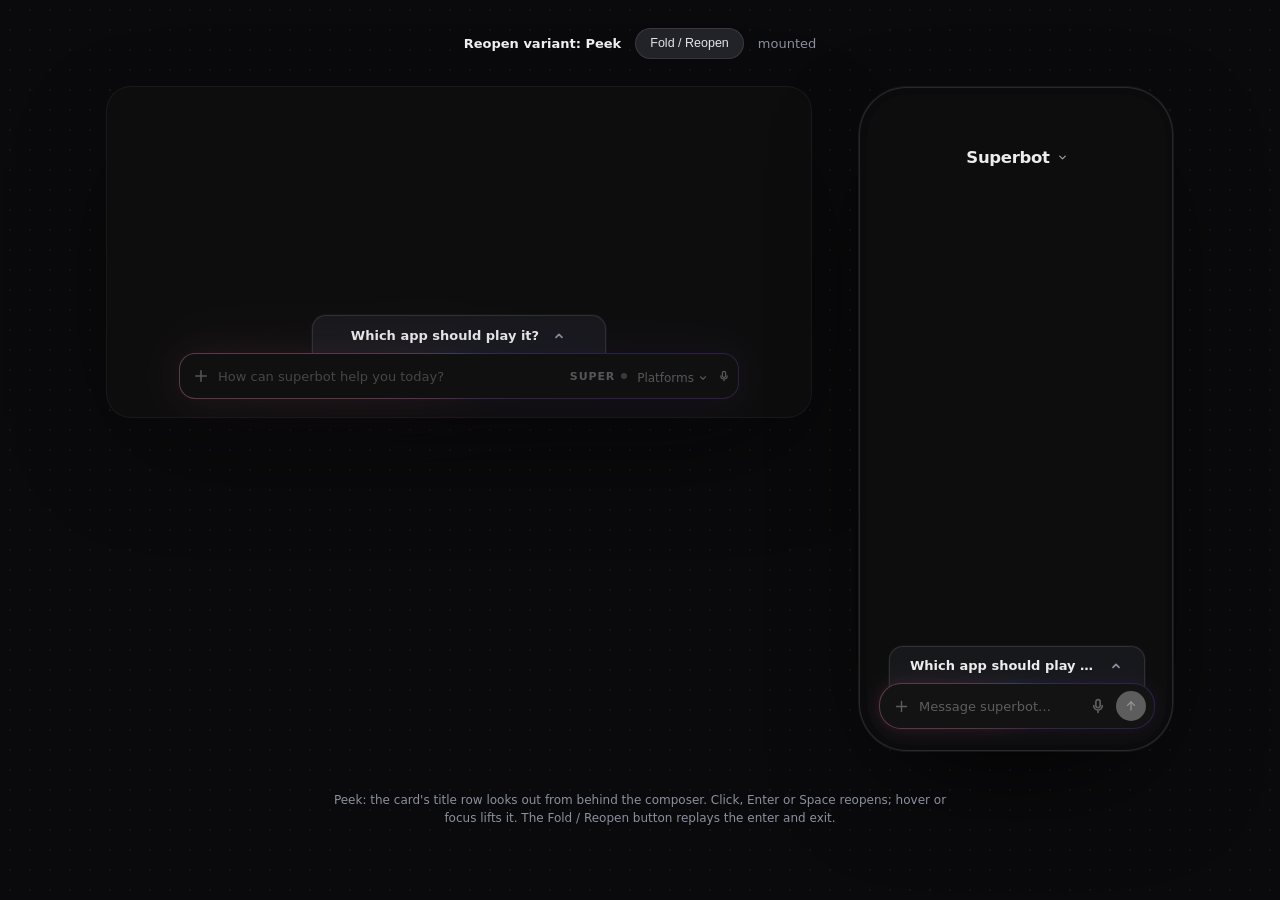
<file: reopen-variants/peek.html>
<!doctype html>
<html lang="en">
<head>
<meta charset="utf-8" />
<meta name="viewport" content="width=device-width, initial-scale=1" />
<title>Reopen variant: Peek</title>
<style>
/* ---- page shell: the hero's body, hero background and fonts (index.html) ---- */
* { box-sizing: border-box; }
html, body { height: 100%; }
body {
  margin: 0;
  font-family: "SF Pro Text", "Inter", system-ui, sans-serif;
  color: #f2f2f5;
  background:
    radial-gradient(rgba(255, 255, 255, 0.05) 1.2px, transparent 1.4px) 0 0 / 20px 20px,
    #0a0a0c;
}
.cl-ic { width: 12px; height: 12px; stroke: currentColor; fill: none; stroke-width: 1.3; stroke-linecap: round; stroke-linejoin: round; flex-shrink: 0; }
svg { display: block; }
input { font-family: inherit; }
@property --angle { syntax: '<angle>'; initial-value: 0deg; inherits: false; }
@keyframes spin { to { --angle: 360deg; } }

/* ---- the real PC composer CSS (index.html, verbatim) ---- */
.bc-softwrap {
  margin-top: auto;
  margin-bottom: 18px;
  width: 560px;
  max-width: calc(100% - 48px);
  flex-shrink: 0;
  filter: saturate(0.35) brightness(0.6);
  transition: filter 450ms ease;
}
.bc-softwrap:focus-within, .bc-softwrap._awake, .bc-softwrap._super { filter: none; } /* ._awake: the composer stays lit while the thinking tab rides on it (2026-09-12); ._super: and while the SUPER frame is open, so a click on one of its labels never washes it grey (2026-09-16) */
.bc-softwrap .composer {
  --surface: #1a1a1c;
  --radius: 16px;
  --speed: 3.5s;
  --rainbow: conic-gradient(from var(--angle),
    #2b6bff, #6a1fd8, #c026d3, #ff3d9a, #2b6bff);
  position: relative;
  min-height: 46px; /* the bar grows when the thinking row opens inside it (2026-09-12) */
  border-radius: var(--radius);
  background:
    linear-gradient(var(--surface), var(--surface)) padding-box,
    var(--rainbow) border-box;
  border: 1px solid transparent;
  padding: 0;
  display: flex;
  flex-direction: column;
  align-items: stretch;
  animation: spin var(--speed) linear infinite;
  box-sizing: border-box;
}
/* the input row: the bar's original 46px flex row, now the bottom row */
.bc-softwrap .composer-main { height: 44px; padding: 0 8px 0 14px; display: flex; align-items: center; gap: 10px; }
/* Bloom layers: hug the border, sit behind the box */
.bc-softwrap .composer::before,
.bc-softwrap .composer::after {
  content: "";
  position: absolute;
  inset: -3px;
  border-radius: var(--radius);
  background: var(--rainbow);
  z-index: -1;
}
/* bloom opacities are 30% of the demo's 0.6 / 0.35 (2026-09-12, user: "make the glow 70% less here") */
.bc-softwrap .composer::before { filter: blur(16px); opacity: 0.18; animation: spin var(--speed) linear infinite; }
.bc-softwrap .composer::after { inset: -10px; border-radius: calc(var(--radius) + 8px); filter: blur(40px); opacity: 0.105; animation: spin var(--speed) linear infinite; }
.bc-plus { color: #8b90a0; display: inline-flex; flex-shrink: 0; }
.bc-plus .cl-ic { width: 14px; height: 14px; }
.bc-ph { flex: 1; color: #8b90a0; font-size: 13px; overflow: hidden; white-space: nowrap; text-overflow: ellipsis; }
.bc-mic { color: #8b90a0; display: inline-flex; flex-shrink: 0; }
.bc-mic .cl-ic { width: 12px; height: 12px; }

/* platform selector chip - the .cu-mode slot of the Claude composer */
.bc-plat {
  display: inline-flex; align-items: center; gap: 4px;
  font-size: 12px; color: #8b90a0; white-space: nowrap;
  background: none; border: none; padding: 0;
  font-family: inherit; cursor: pointer;
}
.bc-plat:hover { color: #e6e8ee; }
.bc-plat .cl-ic { width: 10px; height: 10px; }
.bc-superwrap {
  position: relative; display: inline-flex; flex-shrink: 0;
  --super-grad: linear-gradient(135deg, #3fd6d0 0%, #4f7bff 48%, #c45cff 100%);
  --super-ease: cubic-bezier(0.32, 0.72, 0, 1); /* the thinking rows' fold curve: one easing for every move in here */
}
.bc-super {
  display: inline-flex; align-items: center; gap: 6px;
  font-size: 11px; font-weight: 600; letter-spacing: 0.08em; line-height: 1;
  color: #8b90a0; white-space: nowrap;
  background: none; border: none; padding: 0;
  font-family: inherit; cursor: pointer; flex-shrink: 0;
  transition: color 260ms ease;
}
.bc-super:hover { color: #e6e8ee; }
.bc-super-lab { position: relative; display: inline-block; }
.bc-super-lab::after {
  content: attr(data-text);
  position: absolute; inset: 0;
  background: var(--super-grad);
  -webkit-background-clip: text; background-clip: text; color: transparent;
  opacity: 0;
  transition: opacity 260ms var(--super-ease);
}
.bc-super[aria-pressed="true"] { color: transparent; }
.bc-super[aria-pressed="true"]:hover { color: transparent; }
.bc-super[aria-pressed="true"] .bc-super-lab::after { opacity: 1; }
.bc-super-dot {
  width: 6px; height: 6px; border-radius: 50%;
  background: #5c6070; flex-shrink: 0;
  transition: background 260ms ease, box-shadow 260ms ease, transform 260ms var(--super-ease);
}
.bc-super[aria-pressed="true"] .bc-super-dot {
  background: var(--super-grad);
  box-shadow: 0 0 6px rgba(120, 100, 255, 0.85), 0 0 12px rgba(196, 92, 255, 0.45);
  transform: scale(1.15);
}

.bc-ph { background: none; border: none; outline: none; font-family: inherit; padding: 0; margin: 0; min-width: 0; }
@media (prefers-reduced-motion: reduce) {
  .bc-softwrap .composer, .bc-softwrap .composer::before, .bc-softwrap .composer::after { animation: none; }
}

/* ---- the real phone frame + composer CSS (index.html, verbatim) ---- */
.phone {
  /* fixed design space: 300×650 screen + 7px bezel each side */
  width: 314px;
  height: 664px;
  border-radius: 48px;
  background: #0b0b0d;
  border: 1px solid rgba(255, 255, 255, 0.12);
  box-shadow: 0 0 0 1px rgba(255, 255, 255, 0.06), 0 40px 120px -40px rgba(0, 0, 0, 0.9);
  padding: 7px;
  box-sizing: border-box;
  transform-origin: center;
}
.ph-screen {
  position: relative;
  width: 300px;
  height: 650px;
  border-radius: 41px;
  background: #0d0d0d;
  overflow: hidden;
  color: #ececec;
  font-family: ui-sans-serif, -apple-system, system-ui, "Segoe UI", Helvetica, sans-serif;
}
/* the compacted mobile superbot chat - ChatGPT official mobile formatting */
.ph-chat {
  position: absolute;
  inset: 0;
  z-index: 20;
  display: flex;
  flex-direction: column;
  opacity: 0;
  pointer-events: none;
  transform-origin: 50% 42%;
}
.ph-head {
  flex-shrink: 0;
  display: flex;
  align-items: center;
  justify-content: space-between;
  padding: 50px 16px 10px; /* clears the dynamic island */
}
.ph-head { display: grid; grid-template-columns: 1fr; justify-items: center; align-items: center; padding: 48px 12px 8px; }
/* the platform dropdown: the current IDE's icon + name, dead center */
.ph-title {
  justify-self: center; /* shrink to content and center in the header column */
  display: inline-flex; align-items: center; gap: 7px;
  background: none; border: none; padding: 5px 10px; border-radius: 12px;
  cursor: pointer; color: #ececec; font-family: inherit;
}
.ph-title img { width: 19px; height: 19px; border-radius: 5px; display: block; }
.ph-title b { font-size: 16.5px; font-weight: 700; letter-spacing: -0.3px; }
.ph-title svg { width: 11px; height: 11px; stroke: #9b9b9b; fill: none; stroke-width: 1.4; stroke-linecap: round; stroke-linejoin: round; transition: transform 160ms ease; }
.ph-title[aria-expanded="true"] svg { transform: rotate(180deg); }
.ph-title:hover { background: rgba(255, 255, 255, 0.05); }
.ph-msgs {
  flex: 1;
  min-height: 0;
  padding: 10px 14px 0;
  display: flex;
  flex-direction: column;
  text-align: left;
  overflow-y: auto;
  scrollbar-width: none; /* the longer two-exchange thread scrolls here: hidden, still scrollable (user, 2026-10-10) */
  -ms-overflow-style: none;
}
.ph-msgs::-webkit-scrollbar { display: none; }
.ph-compose {
  flex-shrink: 0;
  margin: auto 12px 16px;
}
.ph-compose._rainbow {
  filter: saturate(0.35) brightness(0.6);
  transition: filter 450ms ease;
}
.ph-compose._rainbow:focus-within { filter: none; }
.ph-ring {
  --radius: 22px;
  --speed: 3.5s;
  position: relative;
  min-height: 44px; /* the ring grows when the demo's thought row opens inside it (2026-09-13) */
  border-radius: var(--radius);
  background: #1f1f1f;
  padding: 0;
  display: flex;
  flex-direction: column;
  align-items: stretch;
  box-sizing: border-box;
}
/* the input row: what the ring was before the thought row moved in above it */
.ph-ring-row { display: flex; align-items: center; gap: 10px; height: 44px; padding: 0 8px 0 14px; }
/* the phone's popup thought row (user, 2026-09-13: "it isn't doing the popup
   thinking like it is on pc"): the same grid track as the PC bar's, inside
   the ring above the input row, opening with the first thought and folding
   when the thinking is done; the content lifts and fades over the fold */
.ph-compose._rainbow .ph-ring {
  --ring: conic-gradient(from var(--angle), var(--ph-ringstops, #2b6bff, #6a1fd8, #c026d3, #ff3d9a, #2b6bff));
  background:
    linear-gradient(#1f1f1f, #1f1f1f) padding-box,
    var(--ring) border-box;
  border: 1px solid transparent;
  animation: spin var(--speed) linear infinite;
}
.ph-compose._rainbow .ph-ring::before,
.ph-compose._rainbow .ph-ring::after {
  content: "";
  position: absolute;
  border-radius: var(--radius);
  background: var(--ring);
  z-index: -1;
}
.ph-compose._rainbow .ph-ring::before { inset: -1.5px; filter: blur(6px); opacity: 0.25; animation: spin var(--speed) linear infinite; }
.ph-compose._rainbow .ph-ring::after { inset: -4px; border-radius: calc(var(--radius) + 3px); filter: blur(13px); opacity: 0.15; animation: spin var(--speed) linear infinite; }
.ph-cplus { display: inline-flex; color: #9b9b9b; }
.ph-cplus svg { width: 15px; height: 15px; stroke: currentColor; fill: none; stroke-width: 1.4; stroke-linecap: round; }
.ph-cph { flex: 1; min-width: 0; border: none; background: none; outline: none; padding: 0; font-family: inherit; font-size: 13px; color: #ececec; }
.ph-cph::placeholder { color: #9b9b9b; }
/* mic - the desktop composers' own mic glyph, replacing the stock waveform bars */
.ph-cmic { display: inline-flex; color: #9b9b9b; flex-shrink: 0; }
.ph-cmic svg { width: 16px; height: 16px; stroke: currentColor; fill: none; stroke-width: 1.3; stroke-linecap: round; }
/* circular send button - 1:1 with the reference composer (grey, white arrow) */
.ph-csend {
  width: 30px; height: 30px; border-radius: 50%;
  background: #9b9b9b;
  display: inline-flex; align-items: center; justify-content: center;
  flex-shrink: 0; cursor: pointer;
}
.ph-csend svg { width: 14px; height: 14px; stroke: #fff; fill: none; stroke-width: 2; stroke-linecap: round; stroke-linejoin: round; }

@media (prefers-reduced-motion: reduce) {
  /* static end state: the compacted chat, fully settled */
  .ph-tile, .ph-bloom { display: none; }
  .ph-chat { opacity: 1; }
}
@media (prefers-reduced-motion: reduce) { .ph-chat { opacity: 1; } }

/* ---- preview layout ---- */
.pv { min-height: 100%; display: flex; flex-direction: column; align-items: center; gap: 28px; padding: 28px 24px 48px; }
.pv-bar { display: flex; align-items: center; gap: 14px; font-size: 13px; color: #8b90a0; }
.pv-bar b { color: #f2f2f5; font-weight: 600; }
.pv-btn { padding: 7px 14px; border-radius: 999px; border: 1px solid rgba(255, 255, 255, 0.1); background: #232429; color: #e6e8ee; font: 500 12.5px/1.2 -apple-system, BlinkMacSystemFont, "Segoe UI", Roboto, Helvetica, Arial, sans-serif; cursor: pointer; }
.pv-btn:hover { background: #2b2c32; }
.pv-btn:focus-visible { outline: 2px solid #2b6bff; outline-offset: 2px; }
.pv-row { display: flex; align-items: flex-start; justify-content: center; gap: 48px; flex-wrap: wrap; }
.pv-pc { width: 704px; height: 330px; border-radius: 24px; background: #0d0d0d; color: #e6e8ee; box-shadow: 0 0 0 1px rgba(255, 255, 255, 0.07), 0 40px 120px -40px rgba(0, 0, 0, 0.9); display: flex; flex-direction: column; align-items: center; font-family: "SF Pro Text", "Inter", system-ui, sans-serif; }
/* the anchor the integrator puts around the composer: the geometry the composer had, moved onto the wrapper */
.pv-anchor { position: relative; margin-top: auto; margin-bottom: 18px; width: 560px; max-width: calc(100% - 48px); flex-shrink: 0; }
.pv-anchor > .bc-softwrap { margin: 0; width: 100%; max-width: none; }
.pv-anchor-ph { position: relative; margin: auto 12px 16px; flex-shrink: 0; }
.pv-anchor-ph > .ph-compose { margin: 0; }
.pv-note { max-width: 640px; text-align: center; font-size: 12px; line-height: 1.5; color: #8b90a0; }
</style>
<link rel="stylesheet" href="peek.css" />
</head>
<body>
<div class="pv">
  <div class="pv-bar">
    <b>Reopen variant: Peek</b>
    <button class="pv-btn" id="pv-toggle" type="button">Fold / Reopen</button>
    <span id="pv-status">mounted</span>
  </div>
  <div class="pv-row">
    <div class="pv-pc" id="bloom-ui">
      <div class="pv-anchor" id="pv-anchor-pc">
        <div class="bc-softwrap">
          <div class="composer">
            <div class="composer-main">
              <span class="bc-plus"><svg class="cl-ic" viewBox="0 0 12 12"><path d="M6 1.5v9M1.5 6h9"/></svg></span>
              <input class="bc-ph" type="text" placeholder="How can superbot help you today?" autocomplete="off" />
              <span class="bc-superwrap">
                <button class="bc-super" type="button" aria-pressed="false"><span class="bc-super-lab" data-text="SUPER">SUPER</span><span class="bc-super-dot" aria-hidden="true"></span></button>
              </span>
              <span class="bc-platwrap">
                <button class="bc-plat" type="button"><span>Platforms</span> <svg class="cl-ic" viewBox="0 0 12 12"><path d="M3 4.5 6 7.5 9 4.5"/></svg></button>
              </span>
              <span class="bc-mic"><svg class="cl-ic" viewBox="0 0 12 12"><rect x="4.4" y="1.3" width="3.2" height="6" rx="1.6"/><path d="M2.8 5.8a3.2 3.2 0 0 0 6.4 0M6 9v1.7"/></svg></span>
            </div>
          </div>
        </div>
      </div>
    </div>
    <div class="phone">
      <div class="ph-screen">
        <div class="ph-island"></div>
        <div class="ph-chat" style="opacity:1">
          <header class="ph-head">
            <button class="ph-title" type="button">
              <b>Superbot</b>
              <svg viewBox="0 0 12 12"><path d="M3 4.5 6 7.5 9 4.5"/></svg>
            </button>
          </header>
          <div class="ph-msgs"></div>
          <div class="pv-anchor-ph" id="pv-anchor-ph">
            <div class="ph-compose _rainbow">
              <div class="ph-ring">
                <div class="ph-ring-row">
                  <span class="ph-cplus"><svg viewBox="0 0 15 15"><path d="M7.5 2.5v10M2.5 7.5h10"/></svg></span>
                  <input class="ph-cph" type="text" placeholder="Message superbot…" autocomplete="off" />
                  <span class="ph-cmic"><svg viewBox="0 0 12 12"><rect x="4.4" y="1.3" width="3.2" height="6" rx="1.6"/><path d="M2.8 5.8a3.2 3.2 0 0 0 6.4 0M6 9v1.7"/></svg></span>
                  <span class="ph-csend"><svg viewBox="0 0 24 24"><path d="M12 19V5"/><path d="M6 11l6-6 6 6"/></svg></span>
                </div>
              </div>
            </div>
          </div>
        </div>
      </div>
    </div>
  </div>
  <p class="pv-note">Peek: the card's title row looks out from behind the composer. Click, Enter or Space reopens; hover or focus lifts it. The Fold / Reopen button replays the enter and exit.</p>
</div>
<script src="peek.js"></script>
<script>
(function () {
  const V = window.SBReopen.variants["peek"];
  const anchors = { pc: document.getElementById("pv-anchor-pc"), ph: document.getElementById("pv-anchor-ph") };
  const status = document.getElementById("pv-status");
  let handles = null;
  window.__reopenCount = 0;
  function mountAll() {
    if (handles) return;
    const base = { question: "Which app should play it?", options: ["Spotify", "Apple Music"], onPick() {} };
    handles = {
      pc: V.mount(anchors.pc, Object.assign({ phone: false, onReopen() { fired(); } }, base)),
      ph: V.mount(anchors.ph, Object.assign({ phone: true, onReopen() { fired(); } }, base))
    };
    status.textContent = "mounted";
  }
  function fired() {
    window.__reopenCount++;
    unmountAll();
    status.textContent = "onReopen fired (" + window.__reopenCount + "), the card would reopen; press Fold / Reopen to fold again";
  }
  function unmountAll() {
    if (!handles) return;
    const h = handles; handles = null;
    h.pc.unmount(); h.ph.unmount();
    status.textContent = "unmounted";
  }
  document.getElementById("pv-toggle").addEventListener("click", () => { if (handles) unmountAll(); else mountAll(); });
  window.__pv = { mountAll, unmountAll, isMounted: () => !!handles };
  mountAll();
})();
</script>
</body>
</html>
</file>
<file: activity.a2941ab4.css>
/* Activity panel (Inline trail). Lives inside the 1056x616 #bloom-ui flex row as a
   third column that grows in from the right. */
.act {
  --act-w: 292px;
  --ease: cubic-bezier(.2, .8, .2, 1);
  --spring: cubic-bezier(.34, 1.56, .64, 1);
  --mono: "SF Mono", ui-monospace, Menlo, monospace;
  flex-shrink: 0;
  width: 0;
  height: 100%;
  overflow: hidden;
  position: relative;
  background: #0c0c0d;
  border-left: 1px solid rgba(255, 255, 255, 0.1);
  color: #FAF9F5;
  font-family: "SF Pro Text", "Inter", system-ui, sans-serif;
  text-align: left;
  transition: width .6s var(--ease);
}
.act.open { width: var(--act-w); }
.act-inner {
  width: var(--act-w);
  height: 100%;
  box-sizing: border-box;
  padding: 16px 14px 0;
  display: flex;
  flex-direction: column;
  opacity: 0;
  transform: translateX(16px);
  transition: opacity .4s ease .2s, transform .6s var(--ease) .1s;
}
.act.open .act-inner { opacity: 1; transform: none; }

/* head */
.act-head { display: flex; align-items: center; gap: 8px; height: 22px; flex-shrink: 0; font-size: 13px; font-weight: 600; letter-spacing: -0.1px; }
.act-dot { width: 9px; height: 9px; flex-shrink: 0; border-radius: 50%; background: radial-gradient(circle at 34% 30%, #eafff1 0%, #8ef5b4 22%, #34d27a 52%, #0e8a55 82%, #06603f 100%); animation: act-pulse 1.6s ease-out infinite; }
.act--done .act-dot { background: radial-gradient(circle at 34% 30%, #d8d6d0 0%, #8d8b85 45%, #4a4945 100%); animation: none; }
.act-status { margin-left: auto; font-size: 11px; font-weight: 500; color: #8d8b85; font-variant-numeric: tabular-nums; white-space: nowrap; overflow: hidden; text-overflow: ellipsis; max-width: 170px; }
@keyframes act-pulse { 0% { box-shadow: 0 0 0 0 rgba(74, 222, 128, .5); } 70%, 100% { box-shadow: 0 0 0 7px rgba(74, 222, 128, 0); } }

/* spinner that turns into a check */
.act-ic { width: 10px; height: 10px; flex-shrink: 0; box-sizing: border-box; border-radius: 50%; border: 1.5px solid rgba(255, 255, 255, .18); border-top-color: #FAF9F5; animation: act-spin .8s linear infinite; }
.done > .act-ic, .act-group.done > .act-gsum > .act-ic {
  animation: none; border: 0; background: #4ade80;
  -webkit-mask: url("data:image/svg+xml,%3Csvg xmlns='http://www.w3.org/2000/svg' viewBox='0 0 10 10'%3E%3Cpath d='M2 5.2l2 2L8 3' fill='none' stroke='black' stroke-width='1.6' stroke-linecap='round' stroke-linejoin='round'/%3E%3C/svg%3E") center/contain no-repeat;
  mask: url("data:image/svg+xml,%3Csvg xmlns='http://www.w3.org/2000/svg' viewBox='0 0 10 10'%3E%3Cpath d='M2 5.2l2 2L8 3' fill='none' stroke='black' stroke-width='1.6' stroke-linecap='round' stroke-linejoin='round'/%3E%3C/svg%3E") center/contain no-repeat;
}
@keyframes act-spin { to { transform: rotate(360deg); } }
.caret { display: inline-block; width: 2px; height: 12px; margin-left: 2px; vertical-align: -2px; background: #FAF9F5; animation: act-blink .9s steps(1) infinite; }
@keyframes act-blink { 50% { opacity: 0; } }
.w { opacity: 0; filter: blur(4px); transition: opacity .35s, filter .45s; }
.w.in { opacity: 1; filter: none; }

/* thought text */
.act-th { font-size: 12px; line-height: 1.5; color: #A8A6A0; flex-shrink: 0; }

/* tool call row */
.act-tool { display: flex; align-items: center; gap: 7px; min-width: 0; flex-shrink: 0; padding: 6px 9px; border-radius: 9px; background: rgba(255, 255, 255, .035); border: 1px solid rgba(255, 255, 255, .06); font-size: 11px; color: #8d8b85; }
.act-tool .tn { font: 500 10.5px/1.25 var(--mono); color: #E6E4DD; white-space: nowrap; }
.act-tool .ta { flex: 1; min-width: 0; font: 10.5px/1.25 var(--mono); color: #6f6d68; white-space: nowrap; overflow: hidden; text-overflow: ellipsis; }
.act-tool .tr { color: #C2C0B6; white-space: nowrap; font-variant-numeric: tabular-nums; opacity: 0; transform: translateX(-4px); transition: opacity .3s, transform .35s var(--ease); }
.act-tool.done .tr { opacity: 1; transform: none; }

/* feed */
.act-feed { position: relative; flex: 1; min-height: 0; overflow-y: auto; overflow-x: hidden; scrollbar-width: none; display: flex; flex-direction: column; gap: 10px; padding: 2px 0 16px; }
.act-feed::-webkit-scrollbar { display: none; }
.act-feed > *, .act-gin > *, .act-nbody > * { opacity: 0; transform: translateY(12px) scale(.98); filter: blur(6px); transition: opacity .42s, transform .55s var(--ease), filter .5s; }
.act-feed > .in, .act-gin > .in, .act-nbody > .in { opacity: 1; transform: none; filter: none; }

/* video card */
.act-item { flex-shrink: 0; }
.act-img { position: relative; aspect-ratio: 16 / 9; border-radius: 10px; overflow: hidden; background: #1a1a1c; }
.act-img img { display: block; width: 100%; height: 100%; object-fit: cover; transition: filter .6s, transform .8s var(--ease); }
.act-dur { position: absolute; right: 6px; bottom: 6px; padding: 1px 5px; border-radius: 4px; background: rgba(0, 0, 0, .78); font-size: 10px; font-weight: 600; font-variant-numeric: tabular-nums; }
.act-cap b { display: block; margin-top: 7px; font-size: 12px; font-weight: 600; line-height: 1.3; letter-spacing: -0.1px; transition: color .4s, background .4s; }
.act-cap span { display: block; margin-top: 2px; font-size: 11px; color: #8d8b85; transition: color .4s, background .4s; }
.act-when { display: none; font-style: normal; }

/* per-video fetch label (overlay chip, scrim, or timeline line) */
.act-vt { display: inline-flex; align-items: center; gap: 5px; font: 500 10px/1 var(--mono); }
.act-vt .tn { font: inherit; color: inherit; }
.act-vt .tr { color: #8d8b85; }
.act-vt .tr:empty { display: none; }
.act-img > .act-vt { position: absolute; left: 6px; top: 6px; z-index: 2; padding: 4px 7px; border-radius: 7px; background: rgba(10, 10, 11, .72); -webkit-backdrop-filter: blur(8px); backdrop-filter: blur(8px); color: #E6E4DD; transition: opacity .4s; }
.act-item.loading .act-img img { filter: blur(12px) brightness(.7); transform: scale(1.08); }
.act-item.loaded .act-img img { filter: none; transform: none; }

/* top thought line (roll) */
.act-top { position: relative; height: 36px; margin: 12px 0 12px; overflow: hidden; flex-shrink: 0; }
.act-top .act-th { position: absolute; inset: 0; opacity: 0; transform: translateY(100%); transition: transform .4s var(--ease), opacity .3s; }
.act-top .act-th.in { opacity: 1; transform: none; }
.act-top .act-th.out { opacity: 0; transform: translateY(-100%); }

/* ======================= STACK ============================================ */
.act--stack .act-top + .act-feed, .act--stack .act-head + .act-feed { margin-top: 0; }
.act--stack .act-head + .act-feed { padding-top: 14px; }

/* ======================= SPLIT (s2 tools top, s3 images top) =============== */
.act-sec { display: flex; flex-direction: column; min-height: 0; }
.act-sec + .act-sec { border-top: 1px solid rgba(255, 255, 255, .07); }
.act-sec-h { display: flex; align-items: center; justify-content: space-between; flex-shrink: 0; padding: 12px 0 8px; font-size: 10.5px; font-weight: 600; letter-spacing: .05em; text-transform: uppercase; color: #6f6d68; }
.act-sec-n { font-variant-numeric: tabular-nums; color: #8d8b85; }
.act-sec .act-feed { padding-top: 2px; -webkit-mask-image: linear-gradient(transparent, #000 12px); mask-image: linear-gradient(transparent, #000 12px); }
.act-sec--tools .act-feed { gap: 6px; padding-bottom: 12px; }
.act-sec--tools .act-tool { padding: 5px 8px; }
.act-sec--media .act-feed { gap: 12px; }
/* tools top: a short call log over a taller results frame */
.act--s2 .act-sec--tools { flex: 0 0 34%; }
.act--s2 .act-sec--media { flex: 1; }
/* images top: a tall results frame over a short call log */
.act--s3 .act-sec--media { flex: 0 0 62%; }
.act--s3 .act-sec--tools { flex: 1; }

@media (prefers-reduced-motion: reduce) {
  .act, .act *, .act *::before, .act *::after { transition-duration: .01s !important; transition-delay: 0s !important; animation: none !important; }
}
</file>
<file: reopen-variants/peek.css>
/* Reopen variant 'Peek': the folded question card, reduced to its title row,
   peeks out from BEHIND the composer (stacked-card look). Surface, border,
   ring, radius, type and motion are the .demo-ask card's own. */

/* the anchor becomes its own stacking context, so the peek can sit under the
   composer (z-index -2, below the composer's own -1 glow layers) without
   ever dropping behind an ancestor's background */
.sbr-peek-host { isolation: isolate; }

.sbr-peek {
  --sbr-peek-inset: 14px;  /* equal on both sides: narrower than the composer */
  --sbr-peek-tuck: 22px;   /* how far the card runs down behind the composer */
  position: absolute;
  z-index: -2;
  /* compact (user, 2026-10-10): as wide as the question, centred, never past the inset */
  left: 0;
  right: 0;
  width: max-content;
  max-width: calc(100% - 2 * var(--sbr-peek-inset));
  margin: 0 auto calc(var(--sbr-peek-tuck) * -1);
  bottom: 100%;
  /* enter = the card's fold-in (.demo-ask: opacity 420ms ease, transform 560ms cubic-bezier(0.22, 1, 0.36, 1)),
     rising out from behind the composer */
  opacity: 0;
  transform: translateY(10px);
  transition: opacity 420ms ease, transform 560ms cubic-bezier(0.22, 1, 0.36, 1);
}
.sbr-peek._on { opacity: 1; transform: none; }
/* exit = the card's ._off timing (260ms ease), sinking back behind the composer */
.sbr-peek._off { opacity: 0; transform: translateY(10px); transition: opacity 260ms ease, transform 260ms ease; }

.sbr-peek-btn {
  box-sizing: border-box;
  display: flex;
  align-items: flex-start;
  gap: 10px;
  width: 100%;
  /* title row (10px top pad + the 20px row + 8px) plus the tucked part */
  height: calc(10px + 20px + 8px + var(--sbr-peek-tuck));
  margin: 0;
  padding: 10px 36px 0 38px; /* about 30% wider than the bare question (user, 2026-10-10) */
  border-radius: 14px;
  background: #17181c;
  border: 1px solid rgba(255, 255, 255, 0.1);
  box-shadow: 0 0 0 1px rgba(255, 255, 255, 0.03);
  color: #f0f0f0;
  /* the composer placeholder's face and size (.bc-ph: 13px), bold (user, 2026-10-10) */
  font-family: "SF Pro Text", Inter, system-ui, sans-serif;
  font-weight: 700;
  font-size: 13px;
  line-height: 20px;
  letter-spacing: 0;
  text-align: left;
  cursor: pointer;
  user-select: none;
  -webkit-tap-highlight-color: transparent;
  transition: transform 140ms ease;
}
/* the lift: transform only */
.sbr-peek-btn:hover, .sbr-peek-btn:focus-visible { transform: translateY(-3px); }
.sbr-peek-btn:focus-visible { outline: 2px solid #2b6bff; outline-offset: 2px; }

.sbr-peek-q { flex: 0 1 auto; min-width: 0; overflow: hidden; white-space: nowrap; text-overflow: ellipsis; }

.sbr-peek-chev {
  flex-shrink: 0;
  width: 20px;
  height: 20px;
  border-radius: 6px;
  display: grid;
  place-items: center;
  transition: background 140ms ease;
}
.sbr-peek-btn:hover .sbr-peek-chev, .sbr-peek-btn:focus-visible .sbr-peek-chev { background: #26272c; }
.sbr-peek-chev svg { width: 12px; height: 12px; stroke: #8b90a0; fill: none; stroke-width: 1.8; stroke-linecap: round; stroke-linejoin: round; }

/* the tighter phone composer (the card's ._ph sizing) */
.sbr-peek._ph { --sbr-peek-inset: 10px; }
.sbr-peek._ph .sbr-peek-btn { padding: 9px 18px 0 20px; height: calc(9px + 20px + 8px + var(--sbr-peek-tuck)); font-family: ui-sans-serif, -apple-system, system-ui, "Segoe UI", Helvetica, Arial, sans-serif; } /* the phone placeholder's face (.ph-cph: 13px) */

body.tour-lock .sbr-peek-btn { pointer-events: auto !important; } /* clickable while the demo's tour lock swallows input, like the card */
@media (prefers-reduced-motion: reduce) {
  .sbr-peek, .sbr-peek._on, .sbr-peek._off, .sbr-peek-btn, .sbr-peek-chev { transition: none; }
}
</file>
